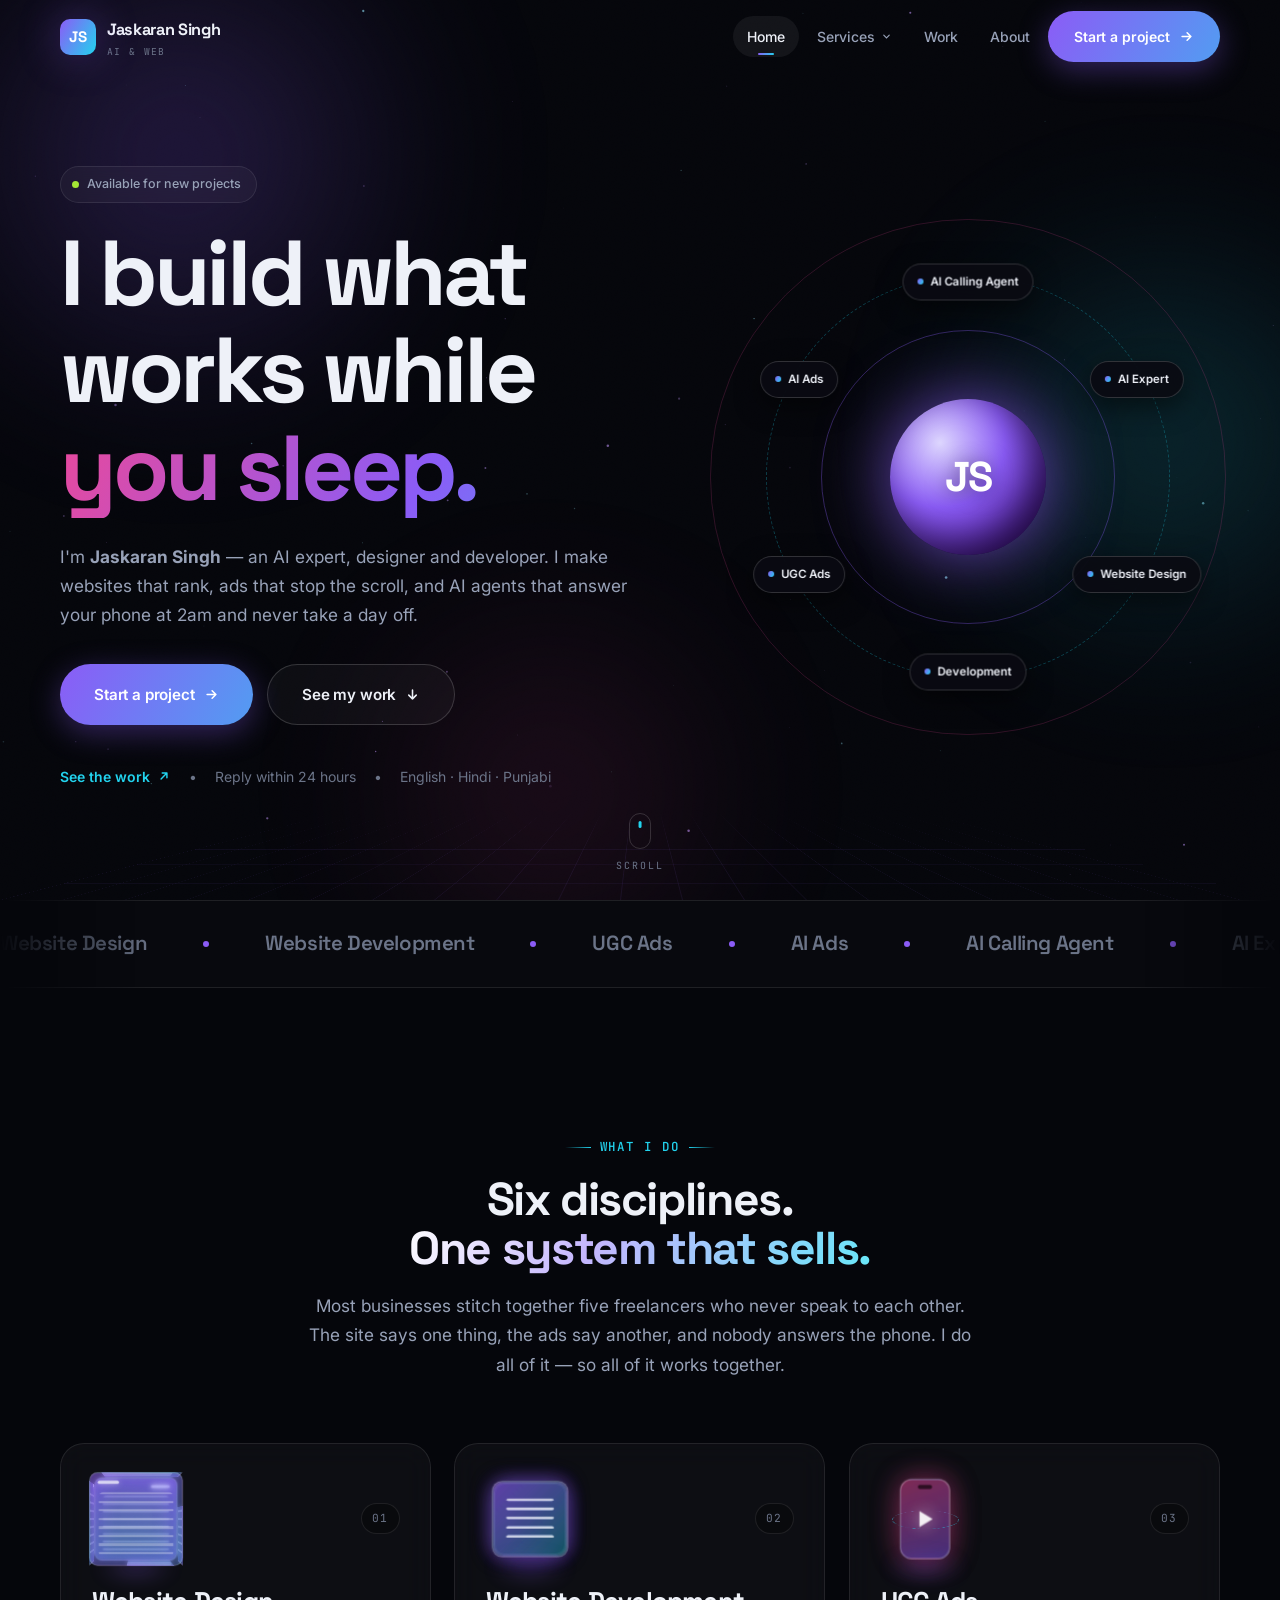
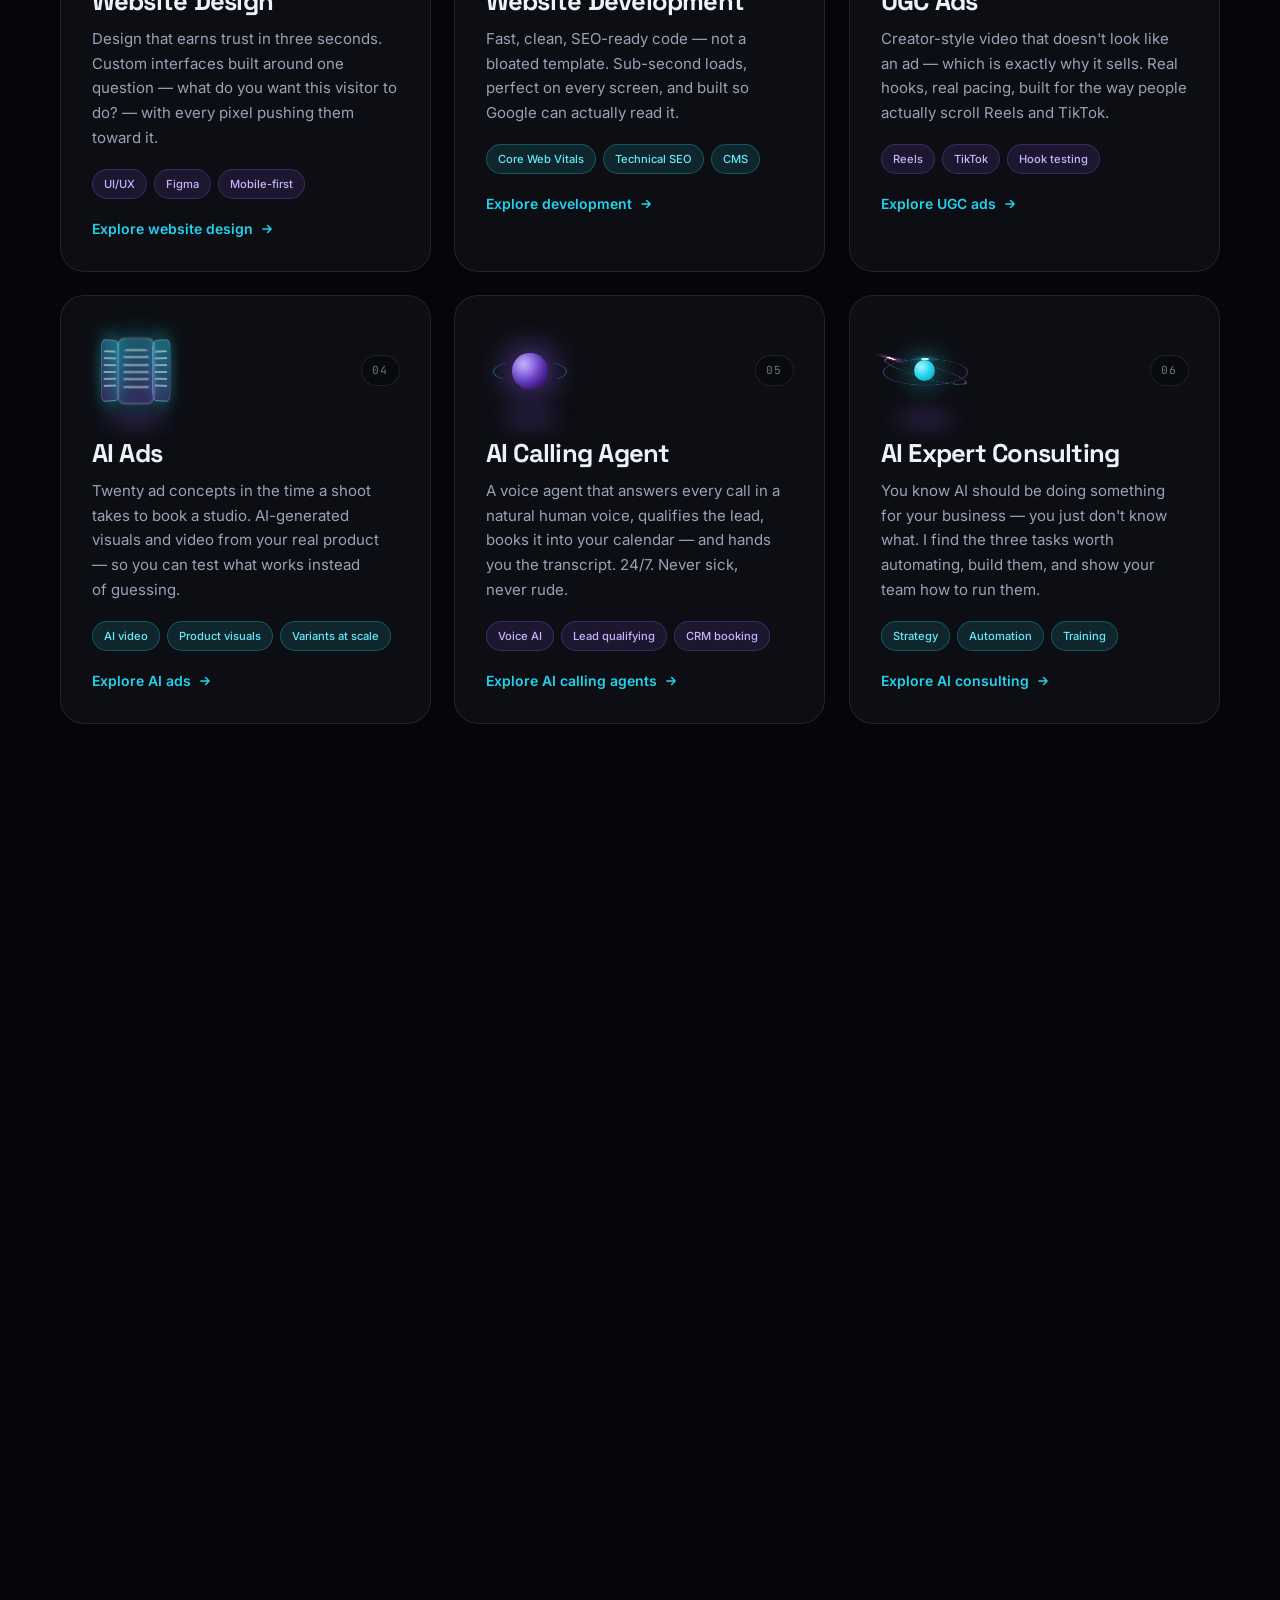
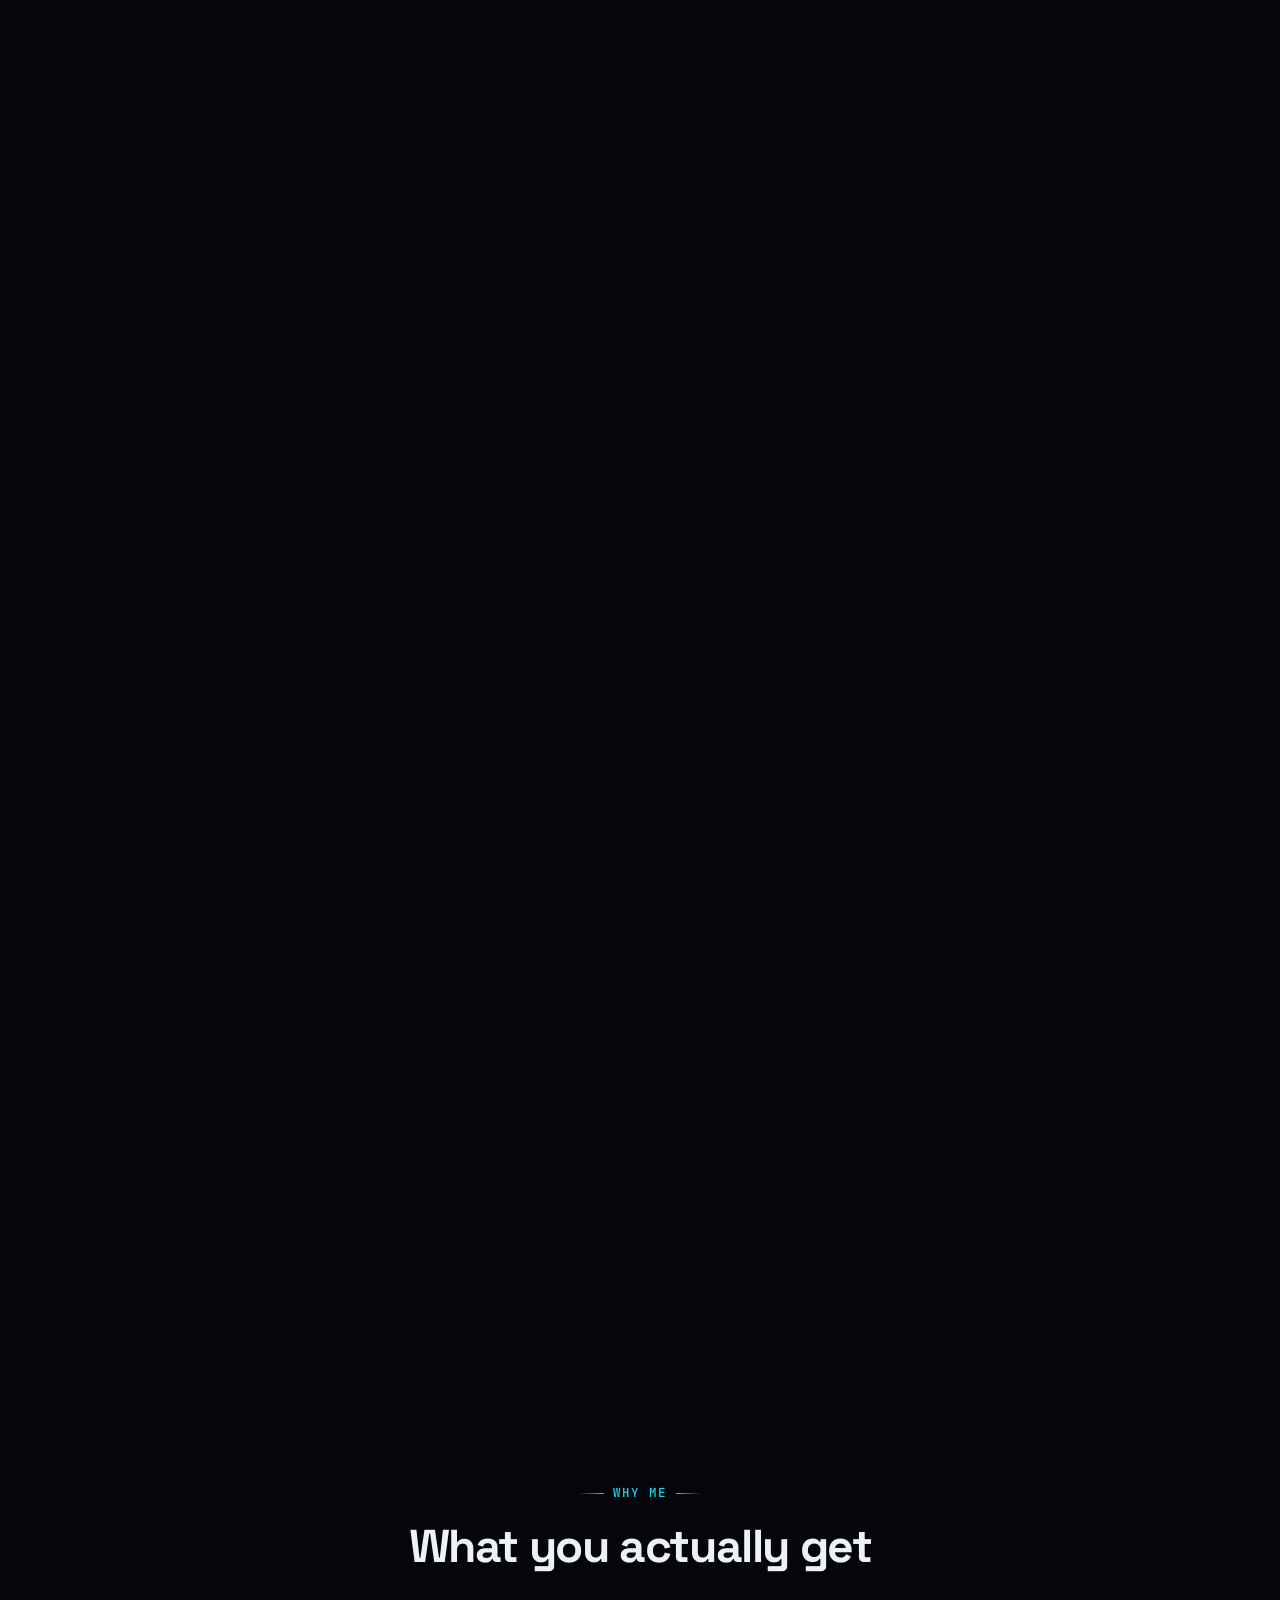
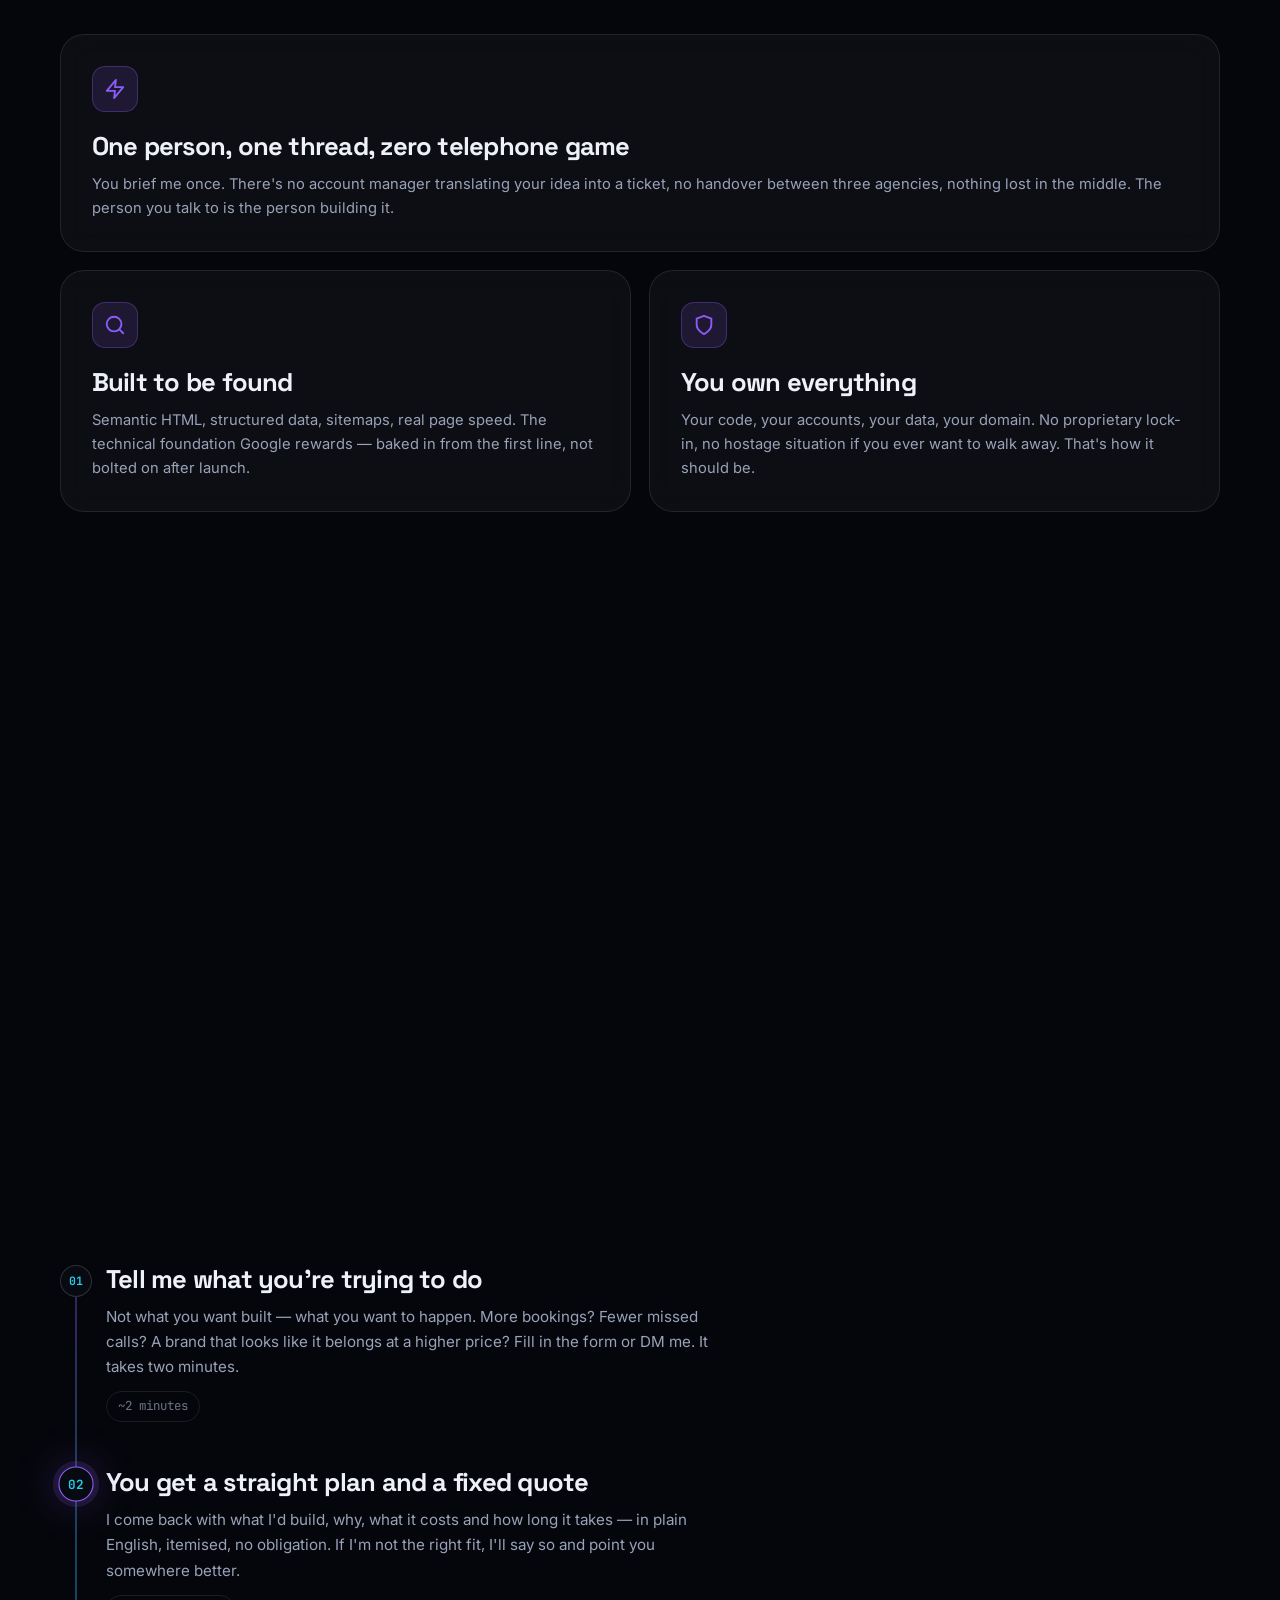
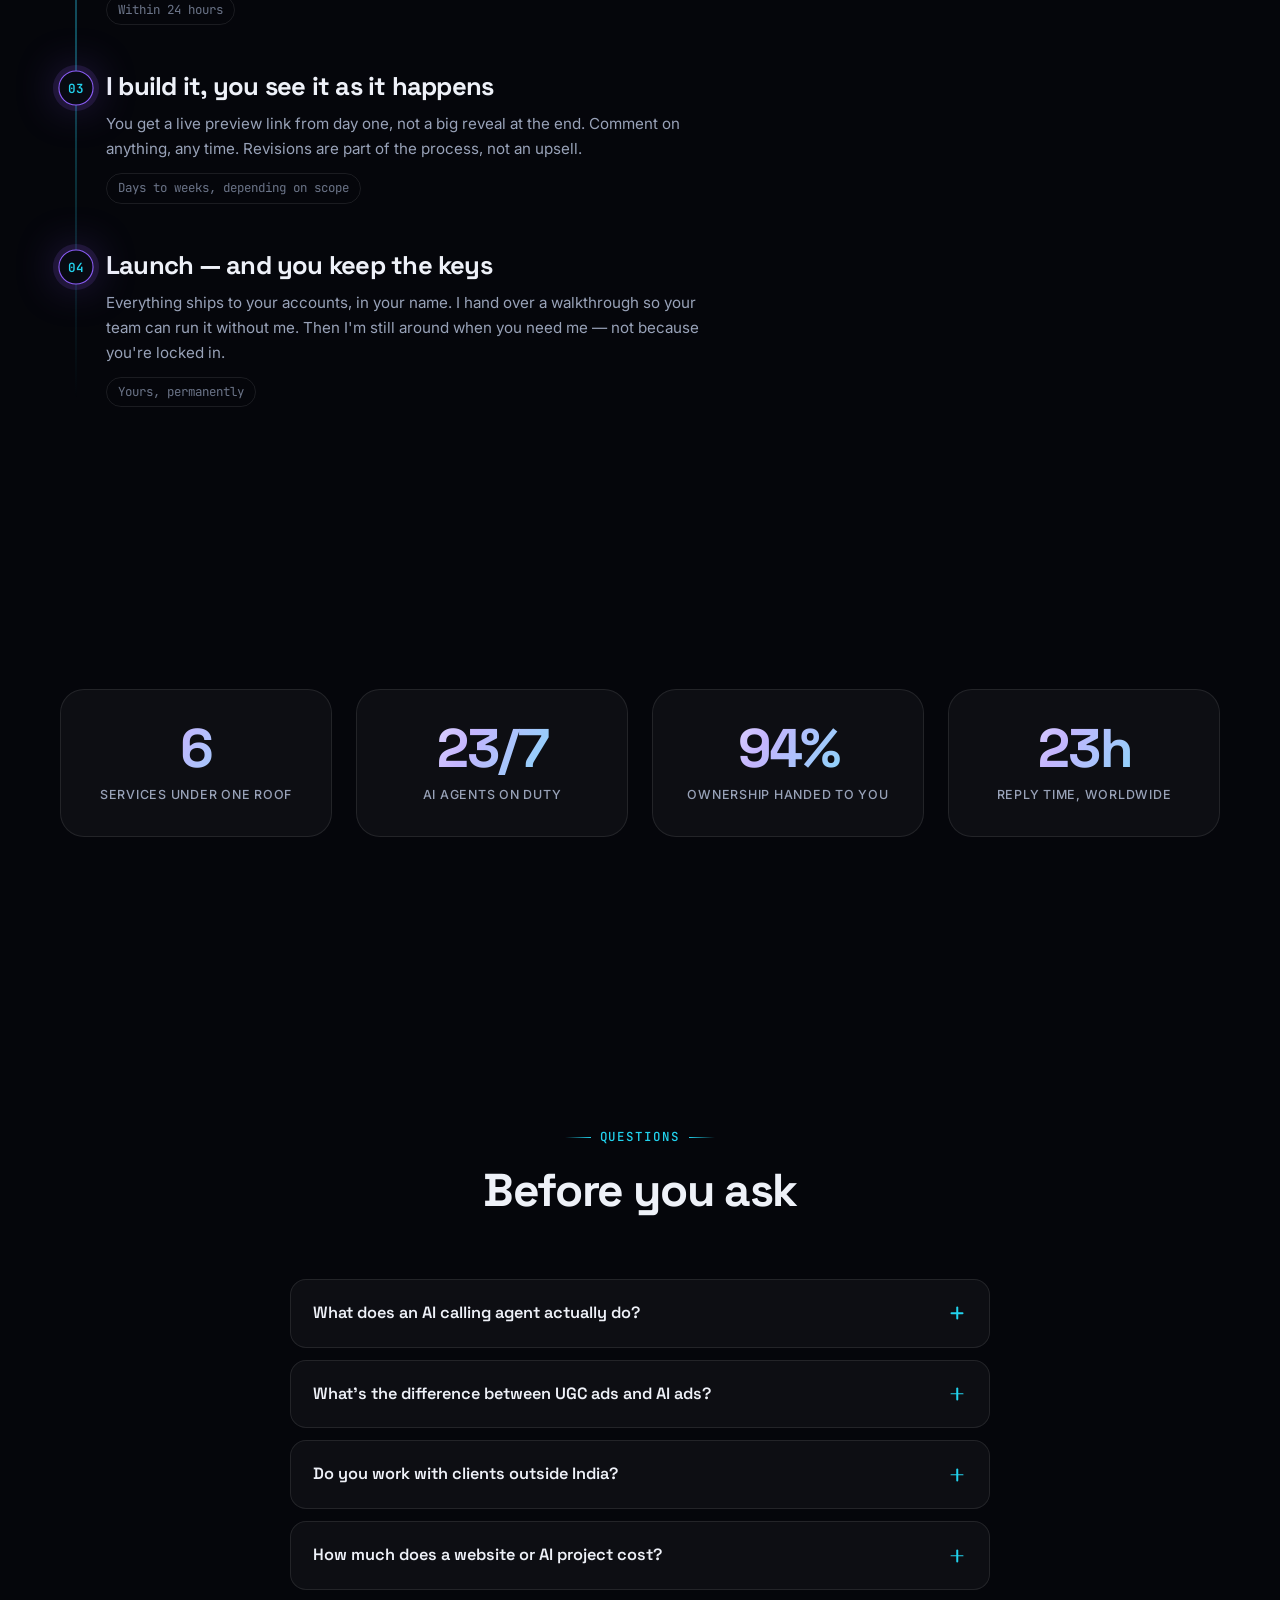
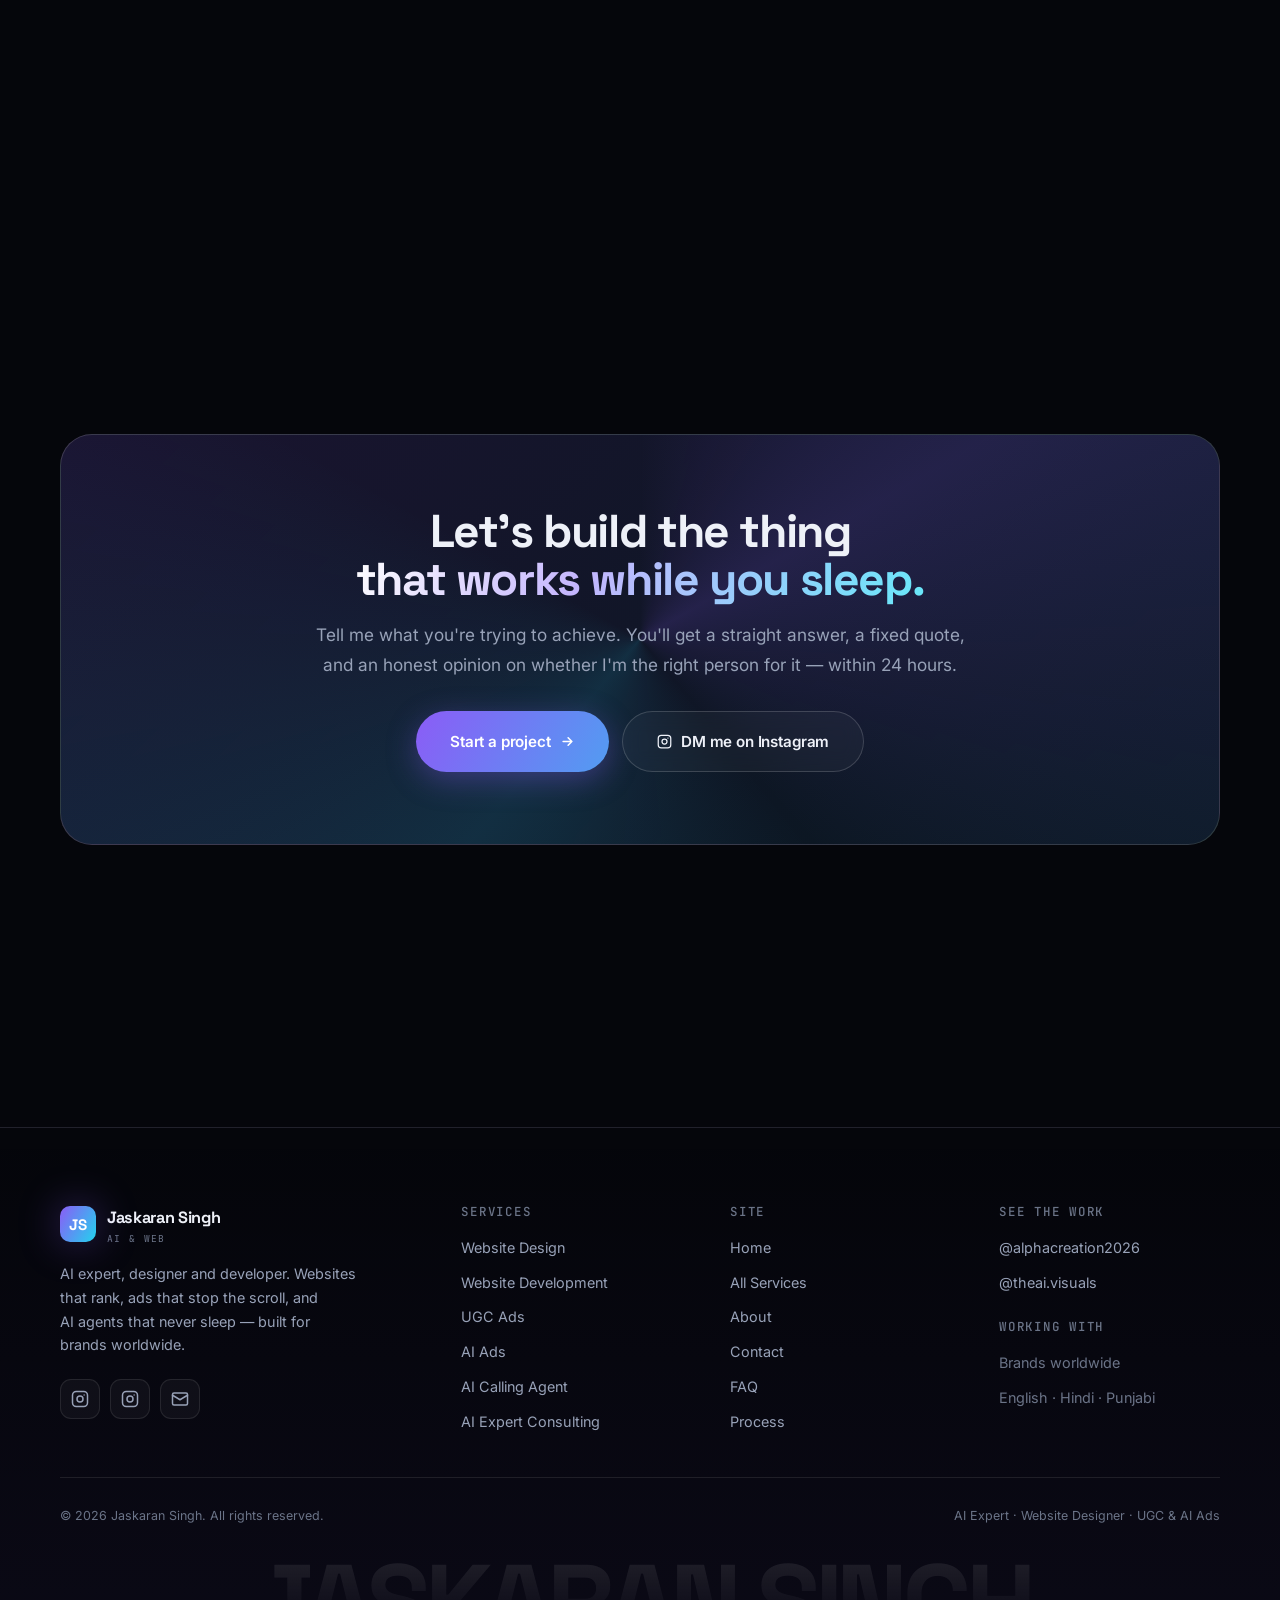
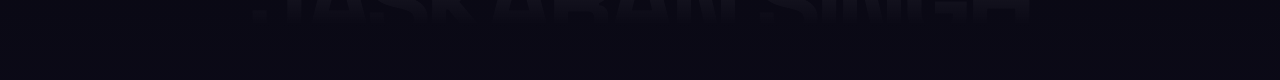
<file: index.html>
<!DOCTYPE html>
<html lang="en">
<head>
<meta charset="utf-8">
<meta name="viewport" content="width=device-width, initial-scale=1">

<!-- ===== PRIMARY SEO ===== -->
<title>Jaskaran Singh — AI Expert, Website Designer &amp; UGC Ads Creator</title>
<meta name="description" content="AI expert and website designer building high-converting websites, UGC ads, AI ad creative and AI calling agents for brands worldwide. One person, six disciplines, one outcome: growth.">
<meta name="keywords" content="AI expert, AI consultant, website designer, website developer, UGC ads creator, AI ads, AI calling agent, AI voice agent, AI automation, freelance web designer">
<meta name="author" content="Jaskaran Singh">
<meta name="robots" content="index, follow, max-image-preview:large, max-snippet:-1, max-video-preview:-1">
<link rel="canonical" href="https://newgmail2002-wq.github.io/my-web/">

<!-- ===== OPEN GRAPH ===== -->
<meta property="og:type" content="website">
<meta property="og:site_name" content="Jaskaran Singh">
<meta property="og:title" content="Jaskaran Singh — AI Expert, Website Designer &amp; UGC Ads Creator">
<meta property="og:description" content="Websites that rank. Ads that stop the scroll. AI agents that never sleep. Built by one person who sees the whole system.">
<meta property="og:url" content="https://newgmail2002-wq.github.io/my-web/">
<meta property="og:image" content="https://newgmail2002-wq.github.io/my-web/assets/img/og-cover.jpg">
<meta property="og:image:width" content="1200">
<meta property="og:image:height" content="630">
<meta property="og:image:alt" content="Jaskaran Singh — AI expert and website designer">
<meta property="og:locale" content="en_US">

<!-- ===== TWITTER ===== -->
<meta name="twitter:card" content="summary_large_image">
<meta name="twitter:title" content="Jaskaran Singh — AI Expert, Website Designer &amp; UGC Ads Creator">
<meta name="twitter:description" content="Websites that rank. Ads that stop the scroll. AI agents that never sleep.">
<meta name="twitter:image" content="https://newgmail2002-wq.github.io/my-web/assets/img/og-cover.jpg">

<!-- ===== ICONS / THEME ===== -->
<meta name="theme-color" content="#05060b">
<link rel="icon" href="assets/img/favicon.svg" type="image/svg+xml">
<link rel="apple-touch-icon" href="assets/img/jaskaran-singh.jpg">
<link rel="manifest" href="site.webmanifest">

<!-- ===== FONTS ===== -->
<link rel="preconnect" href="https://fonts.googleapis.com">
<link rel="preconnect" href="https://fonts.gstatic.com" crossorigin>
<link rel="preload" as="style" href="https://fonts.googleapis.com/css2?family=Space+Grotesk:wght@500;600;700&family=Inter:wght@400;500;600&family=JetBrains+Mono:wght@400;500&display=swap">
<link rel="stylesheet" href="https://fonts.googleapis.com/css2?family=Space+Grotesk:wght@500;600;700&family=Inter:wght@400;500;600&family=JetBrains+Mono:wght@400;500&display=swap" media="print" onload="this.media='all'">
<noscript><link rel="stylesheet" href="https://fonts.googleapis.com/css2?family=Space+Grotesk:wght@500;600;700&family=Inter:wght@400;500;600&family=JetBrains+Mono:wght@400;500&display=swap"></noscript>

<link rel="stylesheet" href="assets/css/main.css">

<!-- ===== STRUCTURED DATA =====
     This is what makes Google show rich results. Person + service catalogue + FAQ.
-->
<script type="application/ld+json">
{
  "@context": "https://schema.org",
  "@graph": [
    {
      "@type": "Person",
      "@id": "https://newgmail2002-wq.github.io/my-web/#person",
      "name": "Jaskaran Singh",
      "url": "https://newgmail2002-wq.github.io/my-web/",
      "image": "https://newgmail2002-wq.github.io/my-web/assets/img/jaskaran-singh.jpg",
      "jobTitle": "AI Expert, Website Designer & Developer",
      "description": "AI expert, website designer and developer specialising in high-converting websites, UGC ads, AI ad creative and AI calling agents.",
      "knowsAbout": [
        "Artificial Intelligence",
        "AI Voice Agents",
        "AI Automation",
        "Website Design",
        "Website Development",
        "UGC Advertising",
        "AI Generated Advertising",
        "Conversion Rate Optimisation",
        "Search Engine Optimisation"
      ],
      "sameAs": [
        "https://www.instagram.com/alphacreation2026/",
        "https://www.instagram.com/theai.visuals/"
      ]
    },
    {
      "@type": "ProfessionalService",
      "@id": "https://newgmail2002-wq.github.io/my-web/#business",
      "name": "Jaskaran Singh — AI & Web Studio",
      "url": "https://newgmail2002-wq.github.io/my-web/",
      "image": "https://newgmail2002-wq.github.io/my-web/assets/img/jaskaran-singh.jpg",
      "founder": { "@id": "https://newgmail2002-wq.github.io/my-web/#person" },
      "description": "Website design and development, UGC ads, AI ads, AI calling agents and AI consulting for brands worldwide.",
      "areaServed": "Worldwide",
      "availableLanguage": ["English", "Hindi", "Punjabi"],
      "sameAs": [
        "https://www.instagram.com/alphacreation2026/",
        "https://www.instagram.com/theai.visuals/"
      ],
      "hasOfferCatalog": {
        "@type": "OfferCatalog",
        "name": "Services",
        "itemListElement": [
          { "@type": "Offer", "itemOffered": { "@type": "Service", "name": "Website Design", "url": "https://newgmail2002-wq.github.io/my-web/website-design.html" } },
          { "@type": "Offer", "itemOffered": { "@type": "Service", "name": "Website Development", "url": "https://newgmail2002-wq.github.io/my-web/website-development.html" } },
          { "@type": "Offer", "itemOffered": { "@type": "Service", "name": "UGC Ads", "url": "https://newgmail2002-wq.github.io/my-web/ugc-ads.html" } },
          { "@type": "Offer", "itemOffered": { "@type": "Service", "name": "AI Ads", "url": "https://newgmail2002-wq.github.io/my-web/ai-ads.html" } },
          { "@type": "Offer", "itemOffered": { "@type": "Service", "name": "AI Calling Agent", "url": "https://newgmail2002-wq.github.io/my-web/ai-calling-agent.html" } },
          { "@type": "Offer", "itemOffered": { "@type": "Service", "name": "AI Expert Consulting", "url": "https://newgmail2002-wq.github.io/my-web/ai-expert.html" } }
        ]
      }
    },
    {
      "@type": "WebSite",
      "@id": "https://newgmail2002-wq.github.io/my-web/#website",
      "url": "https://newgmail2002-wq.github.io/my-web/",
      "name": "Jaskaran Singh",
      "publisher": { "@id": "https://newgmail2002-wq.github.io/my-web/#person" },
      "inLanguage": "en"
    },
    {
      "@type": "FAQPage",
      "@id": "https://newgmail2002-wq.github.io/my-web/#faq",
      "mainEntity": [
        {
          "@type": "Question",
          "name": "What does an AI calling agent actually do?",
          "acceptedAnswer": { "@type": "Answer", "text": "It answers your phone in a natural human voice, 24/7. It qualifies leads, books appointments straight into your calendar, answers common questions and follows up with people who never called back — then hands you a transcript of every conversation. It does not get tired, it does not miss a call at 2am, and it costs a fraction of a receptionist." }
        },
        {
          "@type": "Question",
          "name": "What is the difference between UGC ads and AI ads?",
          "acceptedAnswer": { "@type": "Answer", "text": "UGC ads are creator-style videos that look like a real person recommending your product — they build trust because they do not look like ads. AI ads are generated visuals and video built from your product and brand, which lets you test twenty concepts in the time it used to take to shoot one. Most brands win by running both: UGC for trust, AI for volume and speed." }
        },
        {
          "@type": "Question",
          "name": "Do you work with clients outside India?",
          "acceptedAnswer": { "@type": "Answer", "text": "Yes. I work with brands worldwide and I am used to running projects across time zones. Everything is handled remotely — calls, files, revisions and handover — and I work in English, Hindi and Punjabi." }
        },
        {
          "@type": "Question",
          "name": "How much does a website or AI project cost?",
          "acceptedAnswer": { "@type": "Answer", "text": "Every project is scoped and quoted individually, because a five-page brochure site and an AI agent wired into your CRM are not the same job. Tell me what you are trying to achieve through the contact form and you will get a clear, itemised quote with no obligation." }
        },
        {
          "@type": "Question",
          "name": "How long does a project take?",
          "acceptedAnswer": { "@type": "Answer", "text": "A typical website runs two to four weeks from brief to launch. Ad creative usually turns around in a few days. An AI calling agent takes roughly one to two weeks depending on how many systems it needs to connect to. You get a firm timeline in writing before any work starts." }
        },
        {
          "@type": "Question",
          "name": "Will my website actually rank on Google?",
          "acceptedAnswer": { "@type": "Answer", "text": "Every site I build ships with clean semantic HTML, proper meta and Open Graph tags, structured data, a sitemap, fast load times and mobile-first layout — the technical foundation Google rewards. Ranking also depends on your content and competition, so I will tell you honestly what is realistic for your market rather than promise you page one." }
        }
      ]
    }
  ]
}
</script>
</head>

<body>
<a class="skip-link" href="#main">Skip to content</a>
<div class="progress" aria-hidden="true"></div>

<!-- Ambient background -->
<div class="ambient" aria-hidden="true">
  <canvas id="stars"></canvas>
  <div class="aurora aurora--1"></div>
  <div class="aurora aurora--2"></div>
  <div class="aurora aurora--3"></div>
  <div class="grid-floor"></div>
</div>
<div class="noise" aria-hidden="true"></div>
<div class="cursor-glow" aria-hidden="true"></div>

<!-- ============================= NAV ============================= -->
<header class="nav">
  <div class="nav__inner">
    <a class="logo" href="index.html" aria-label="Jaskaran Singh — home">
      <span class="logo__mark">JS</span>
      <span class="logo__text">
        Jaskaran Singh
        <small>AI &amp; Web</small>
      </span>
    </a>

    <nav class="nav__links" aria-label="Main">
      <a class="nav__link" href="index.html" aria-current="page">Home</a>

      <div class="nav__item">
        <a class="nav__link nav__toggle" href="services.html">
          Services
          <svg viewBox="0 0 24 24" fill="none" stroke="currentColor" stroke-width="2.5" stroke-linecap="round" aria-hidden="true"><path d="M6 9l6 6 6-6"/></svg>
        </a>
        <div class="nav__menu">
          <a href="website-design.html"><i></i>Website Design</a>
          <a href="website-development.html"><i></i>Website Development</a>
          <a href="ugc-ads.html"><i></i>UGC Ads</a>
          <a href="ai-ads.html"><i></i>AI Ads</a>
          <a href="ai-calling-agent.html"><i></i>AI Calling Agent</a>
          <a href="ai-expert.html"><i></i>AI Expert Consulting</a>
        </div>
      </div>

      <a class="nav__link" href="#work">Work</a>
      <a class="nav__link" href="about.html">About</a>
      <a class="btn btn--primary" href="contact.html" data-magnetic>
        Start a project
        <svg viewBox="0 0 24 24" fill="none" stroke="currentColor" stroke-width="2.5" stroke-linecap="round" stroke-linejoin="round" aria-hidden="true"><path d="M5 12h14M13 6l6 6-6 6"/></svg>
      </a>
    </nav>

    <button class="burger" aria-label="Open menu" aria-expanded="false" aria-controls="drawer">
      <span></span><span></span><span></span>
    </button>
  </div>
</header>

<!-- Mobile drawer -->
<div class="drawer" id="drawer" aria-hidden="true">
  <a href="index.html" aria-current="page">Home</a>
  <a href="about.html">About</a>
  <a href="#work">Work</a>
  <p class="drawer__label">Services</p>
  <a href="website-design.html">Website Design</a>
  <a href="website-development.html">Website Development</a>
  <a href="ugc-ads.html">UGC Ads</a>
  <a href="ai-ads.html">AI Ads</a>
  <a href="ai-calling-agent.html">AI Calling Agent</a>
  <a href="ai-expert.html">AI Expert Consulting</a>
  <a class="btn btn--primary" href="contact.html">Start a project</a>
</div>

<main id="main">

<!-- ============================= HERO ============================= -->
<section class="hero">
  <div class="wrap hero__grid">
    <div>
      <span class="badge fade-up fade-up--1">
        <span class="badge__dot"></span>
        Available for new projects
      </span>

      <h1 class="hero__title">
        <span class="line"><span>I build what</span></span>
        <span class="line"><span>works while</span></span>
        <span class="line"><span><span class="grad-text-brand">you sleep.</span></span></span>
      </h1>

      <p class="lead hero__lead fade-up fade-up--2">
        I'm <strong>Jaskaran Singh</strong> — an AI expert, designer and developer. I make websites that rank,
        ads that stop the scroll, and AI agents that answer your phone at 2am and never take a day off.
      </p>

      <div class="hero__cta fade-up fade-up--3">
        <a class="btn btn--primary btn--lg" href="contact.html" data-magnetic>
          Start a project
          <svg viewBox="0 0 24 24" fill="none" stroke="currentColor" stroke-width="2.5" stroke-linecap="round" stroke-linejoin="round" aria-hidden="true"><path d="M5 12h14M13 6l6 6-6 6"/></svg>
        </a>
        <a class="btn btn--ghost btn--lg" href="#work">
          See my work
          <svg viewBox="0 0 24 24" fill="none" stroke="currentColor" stroke-width="2.5" stroke-linecap="round" stroke-linejoin="round" aria-hidden="true"><path d="M12 5v14M6 13l6 6 6-6"/></svg>
        </a>
      </div>

      <!-- Every claim here is one you can stand behind: a promise you control, not a
           review you'd have to prove. When real client reviews arrive, a star rating
           can go back in this strip. -->
      <div class="hero__trust fade-up fade-up--4">
        <a class="link-arrow" href="https://www.instagram.com/alphacreation2026/" target="_blank" rel="noopener noreferrer">
          See the work
          <svg viewBox="0 0 24 24" fill="none" stroke="currentColor" stroke-width="2.5" stroke-linecap="round" stroke-linejoin="round" aria-hidden="true"><path d="M7 17L17 7M9 7h8v8"/></svg>
        </a>
        <span aria-hidden="true">•</span>
        <span>Reply within 24 hours</span>
        <span aria-hidden="true">•</span>
        <span>English · Hindi · Punjabi</span>
      </div>
    </div>

    <!-- 3D orbit showpiece -->
    <div class="hero__visual" aria-hidden="true">
      <div class="orbiter">
        <div class="orbiter__ring orbiter__ring--1"></div>
        <div class="orbiter__ring orbiter__ring--2"></div>
        <div class="orbiter__ring orbiter__ring--3"></div>

        <div class="orbiter__chip" style="--a:270deg; --r:clamp(110px,20vw,195px); --delay:0s"><i></i>AI Calling Agent</div>
        <div class="orbiter__chip" style="--a:330deg; --r:clamp(110px,20vw,195px); --delay:.6s"><i></i>AI Expert</div>
        <div class="orbiter__chip" style="--a:30deg;  --r:clamp(110px,20vw,195px); --delay:1.2s"><i></i>Website Design</div>
        <div class="orbiter__chip" style="--a:90deg;  --r:clamp(110px,20vw,195px); --delay:1.8s"><i></i>Development</div>
        <div class="orbiter__chip" style="--a:150deg; --r:clamp(110px,20vw,195px); --delay:2.4s"><i></i>UGC Ads</div>
        <div class="orbiter__chip" style="--a:210deg; --r:clamp(110px,20vw,195px); --delay:3s"><i></i>AI Ads</div>

        <div class="orbiter__core"><span>JS</span></div>
      </div>
    </div>
  </div>

  <div class="scroll-hint" aria-hidden="true">
    <div class="scroll-hint__track"></div>
    Scroll
  </div>
</section>

<!-- ============================= MARQUEE ============================= -->
<div class="marquee" aria-hidden="true">
  <div class="marquee__track">
    <span class="marquee__item">Website Design</span>
    <span class="marquee__item">Website Development</span>
    <span class="marquee__item">UGC Ads</span>
    <span class="marquee__item">AI Ads</span>
    <span class="marquee__item">AI Calling Agent</span>
    <span class="marquee__item">AI Expert</span>
    <span class="marquee__item">Website Design</span>
    <span class="marquee__item">Website Development</span>
    <span class="marquee__item">UGC Ads</span>
    <span class="marquee__item">AI Ads</span>
    <span class="marquee__item">AI Calling Agent</span>
    <span class="marquee__item">AI Expert</span>
  </div>
</div>

<!-- ============================= SERVICES ============================= -->
<section class="section" id="services">
  <div class="wrap">
    <div class="section-head center" data-reveal>
      <span class="eyebrow">What I do</span>
      <h2>Six disciplines.<br><span class="grad-text">One system that sells.</span></h2>
      <p class="lead">Most businesses stitch together five freelancers who never speak to each other. The site says one thing, the ads say another, and nobody answers the phone. I do all of it — so all of it works together.</p>
    </div>

    <div class="svc-grid">

      <!-- 1. Website Design -->
      <article class="card card--tilt svc" data-reveal style="--d:0s">
        <div class="svc__head">
          <div class="icon3d" aria-hidden="true">
            <div class="icon3d__obj i-cube">
              <div class="icon3d__face"></div><div class="icon3d__face"></div><div class="icon3d__face"></div>
              <div class="icon3d__face"></div><div class="icon3d__face"></div><div class="icon3d__face"></div>
            </div>
          </div>
          <span class="svc__num">01</span>
        </div>
        <div>
          <h3>Website Design</h3>
          <p>Design that earns trust in three seconds. Custom interfaces built around one question — what do you want this visitor to do? — with every pixel pushing them toward it.</p>
        </div>
        <div class="svc__tags">
          <span class="tag">UI/UX</span>
          <span class="tag">Figma</span>
          <span class="tag">Mobile-first</span>
        </div>
        <a class="link-arrow" href="website-design.html">
          Explore website design
          <svg viewBox="0 0 24 24" fill="none" stroke="currentColor" stroke-width="2.5" stroke-linecap="round" stroke-linejoin="round" aria-hidden="true"><path d="M5 12h14M13 6l6 6-6 6"/></svg>
        </a>
      </article>

      <!-- 2. Website Development -->
      <article class="card card--tilt svc" data-reveal style="--d:.08s">
        <div class="svc__head">
          <div class="icon3d" aria-hidden="true">
            <div class="icon3d__obj i-stack">
              <div class="plane"></div><div class="plane"></div><div class="plane"></div><div class="plane"></div>
            </div>
          </div>
          <span class="svc__num">02</span>
        </div>
        <div>
          <h3>Website Development</h3>
          <p>Fast, clean, SEO-ready code — not a bloated template. Sub-second loads, perfect on every screen, and built so Google can actually read it.</p>
        </div>
        <div class="svc__tags">
          <span class="tag tag--cyan">Core Web Vitals</span>
          <span class="tag tag--cyan">Technical SEO</span>
          <span class="tag tag--cyan">CMS</span>
        </div>
        <a class="link-arrow" href="website-development.html">
          Explore development
          <svg viewBox="0 0 24 24" fill="none" stroke="currentColor" stroke-width="2.5" stroke-linecap="round" stroke-linejoin="round" aria-hidden="true"><path d="M5 12h14M13 6l6 6-6 6"/></svg>
        </a>
      </article>

      <!-- 3. UGC Ads -->
      <article class="card card--tilt svc" data-reveal style="--d:.16s">
        <div class="svc__head">
          <div class="icon3d" aria-hidden="true">
            <div class="icon3d__obj i-phone">
              <div class="body body--back"></div>
              <div class="body"></div>
              <div class="rec"></div>
            </div>
          </div>
          <span class="svc__num">03</span>
        </div>
        <div>
          <h3>UGC Ads</h3>
          <p>Creator-style video that doesn't look like an ad — which is exactly why it sells. Real hooks, real pacing, built for the way people actually scroll Reels and TikTok.</p>
        </div>
        <div class="svc__tags">
          <span class="tag">Reels</span>
          <span class="tag">TikTok</span>
          <span class="tag">Hook testing</span>
        </div>
        <a class="link-arrow" href="ugc-ads.html">
          Explore UGC ads
          <svg viewBox="0 0 24 24" fill="none" stroke="currentColor" stroke-width="2.5" stroke-linecap="round" stroke-linejoin="round" aria-hidden="true"><path d="M5 12h14M13 6l6 6-6 6"/></svg>
        </a>
      </article>

      <!-- 4. AI Ads -->
      <article class="card card--tilt svc" data-reveal style="--d:.24s">
        <div class="svc__head">
          <div class="icon3d" aria-hidden="true">
            <div class="icon3d__obj i-fan">
              <div class="ad"></div><div class="ad"></div><div class="ad"></div>
            </div>
          </div>
          <span class="svc__num">04</span>
        </div>
        <div>
          <h3>AI Ads</h3>
          <p>Twenty ad concepts in the time a shoot takes to book a studio. AI-generated visuals and video from your real product — so you can test what works instead of guessing.</p>
        </div>
        <div class="svc__tags">
          <span class="tag tag--cyan">AI video</span>
          <span class="tag tag--cyan">Product visuals</span>
          <span class="tag tag--cyan">Variants at scale</span>
        </div>
        <a class="link-arrow" href="ai-ads.html">
          Explore AI ads
          <svg viewBox="0 0 24 24" fill="none" stroke="currentColor" stroke-width="2.5" stroke-linecap="round" stroke-linejoin="round" aria-hidden="true"><path d="M5 12h14M13 6l6 6-6 6"/></svg>
        </a>
      </article>

      <!-- 5. AI Calling Agent -->
      <article class="card card--tilt svc" data-reveal style="--d:.32s">
        <div class="svc__head">
          <div class="icon3d" aria-hidden="true">
            <div class="icon3d__obj i-orb">
              <div class="sonar"></div><div class="sonar"></div><div class="sonar"></div>
              <div class="halo"></div>
              <div class="core"></div>
            </div>
          </div>
          <span class="svc__num">05</span>
        </div>
        <div>
          <h3>AI Calling Agent</h3>
          <p>A voice agent that answers every call in a natural human voice, qualifies the lead, books it into your calendar — and hands you the transcript. 24/7. Never sick, never rude.</p>
        </div>
        <div class="svc__tags">
          <span class="tag">Voice AI</span>
          <span class="tag">Lead qualifying</span>
          <span class="tag">CRM booking</span>
        </div>
        <a class="link-arrow" href="ai-calling-agent.html">
          Explore AI calling agents
          <svg viewBox="0 0 24 24" fill="none" stroke="currentColor" stroke-width="2.5" stroke-linecap="round" stroke-linejoin="round" aria-hidden="true"><path d="M5 12h14M13 6l6 6-6 6"/></svg>
        </a>
      </article>

      <!-- 6. AI Expert -->
      <article class="card card--tilt svc" data-reveal style="--d:.4s">
        <div class="svc__head">
          <div class="icon3d" aria-hidden="true">
            <div class="icon3d__obj i-atom">
              <div class="orbit"></div><div class="orbit"></div><div class="orbit"></div>
            </div>
            <div class="nucleus"></div>
          </div>
          <span class="svc__num">06</span>
        </div>
        <div>
          <h3>AI Expert Consulting</h3>
          <p>You know AI should be doing something for your business — you just don't know what. I find the three tasks worth automating, build them, and show your team how to run them.</p>
        </div>
        <div class="svc__tags">
          <span class="tag tag--cyan">Strategy</span>
          <span class="tag tag--cyan">Automation</span>
          <span class="tag tag--cyan">Training</span>
        </div>
        <a class="link-arrow" href="ai-expert.html">
          Explore AI consulting
          <svg viewBox="0 0 24 24" fill="none" stroke="currentColor" stroke-width="2.5" stroke-linecap="round" stroke-linejoin="round" aria-hidden="true"><path d="M5 12h14M13 6l6 6-6 6"/></svg>
        </a>
      </article>

    </div>
  </div>
</section>

<!-- ============================= ABOUT + PHOTO ============================= -->
<section class="section" id="about">
  <div class="wrap about-grid">

    <div class="portrait-wrap" data-reveal="left">
      <div class="portrait">
        <img src="assets/img/jaskaran-singh.jpg"
             alt="Jaskaran Singh, AI expert and website designer"
             width="896" height="1195" loading="lazy" decoding="async">
        <div class="portrait__chip">
          <div>
            <div class="portrait__chip-name">Jaskaran Singh</div>
            <div class="portrait__chip-role">AI Expert &amp; Designer</div>
          </div>
          <span class="badge__dot" aria-hidden="true"></span>
        </div>
      </div>

      <div class="portrait__float portrait__float--tr" aria-hidden="true">
        <strong>6</strong>
        <span>Disciplines</span>
      </div>
      <div class="portrait__float portrait__float--bl" aria-hidden="true">
        <strong>24/7</strong>
        <span>AI that never sleeps</span>
      </div>
    </div>

    <div data-reveal="right">
      <span class="eyebrow">Who you're hiring</span>
      <h2>Not a freelancer.<br><span class="grad-text">A whole department.</span></h2>

      <div class="stack" style="margin-top:24px">
        <p class="lead">
          Most people will sell you a website. I build the machine that sells for you — a site engineered to rank
          and convert, creative that stops the scroll, and AI agents that pick up the phone while you're asleep.
        </p>

        <p class="muted">
          I work across six disciplines because the businesses that win don't hire five people who never talk to
          each other. They hire one person who sees the whole system: how the ad sets the promise, how the site
          keeps it, and how the agent closes it. That's the part I care about — not the pixels, not the prompts.
          The outcome.
        </p>

        <blockquote class="pull-quote">
          Design is what people see. AI is what works while you sleep. I build both — and I make them talk to each other.
        </blockquote>

        <p class="muted">
          Every project starts the same way: I ask what you're actually trying to achieve, and I tell you honestly
          whether I'm the right person for it. No jargon, no retainer traps, no disappearing after launch.
        </p>

        <div class="creds" style="margin-top:6px">
          <span class="tag">AI Automation</span>
          <span class="tag tag--cyan">Voice Agents</span>
          <span class="tag">Web Design</span>
          <span class="tag tag--cyan">Development</span>
          <span class="tag">Performance Creative</span>
          <span class="tag tag--cyan">SEO</span>
        </div>

        <div style="margin-top:14px">
          <div class="signature">Jaskaran Singh</div>
          <div class="signature-role">AI Expert · Designer · Developer</div>
        </div>

        <div style="display:flex; gap:12px; flex-wrap:wrap; margin-top:22px">
          <a class="btn btn--primary" href="about.html" data-magnetic>
            More about me
            <svg viewBox="0 0 24 24" fill="none" stroke="currentColor" stroke-width="2.5" stroke-linecap="round" stroke-linejoin="round" aria-hidden="true"><path d="M5 12h14M13 6l6 6-6 6"/></svg>
          </a>
          <a class="btn btn--ghost" href="contact.html">Work with me</a>
        </div>
      </div>
    </div>

  </div>
</section>

<!-- ============================= WORK / INSTAGRAM ============================= -->
<section class="section" id="work">
  <div class="wrap">
    <div class="section-head center" data-reveal>
      <span class="eyebrow">The proof</span>
      <h2>Don't take my word for it.<br><span class="grad-text">Go look at the work.</span></h2>
      <p class="lead">Every website, every ad, every agent I ship goes up on Instagram. Two pages, two sides of what I do — open either one and judge it yourself.</p>
    </div>

    <div class="svc-grid" style="max-width:940px; margin-inline:auto">

      <!-- Alpha Creation -->
      <a class="card card--tilt svc" href="https://www.instagram.com/alphacreation2026/" target="_blank" rel="noopener noreferrer" data-reveal="scale">
        <div class="svc__head">
          <div class="icon3d" aria-hidden="true">
            <div class="icon3d__obj i-cube">
              <div class="icon3d__face"></div><div class="icon3d__face"></div><div class="icon3d__face"></div>
              <div class="icon3d__face"></div><div class="icon3d__face"></div><div class="icon3d__face"></div>
            </div>
          </div>
          <span class="svc__num">01</span>
        </div>
        <div>
          <h3>@alphacreation2026</h3>
          <p>Websites, brand work and design builds. The full portfolio of what I've shipped for clients — layouts, launches and the results behind them.</p>
        </div>
        <div class="svc__tags">
          <span class="tag">Websites</span>
          <span class="tag">Design</span>
          <span class="tag">Branding</span>
        </div>
        <span class="link-arrow">
          Open on Instagram
          <svg viewBox="0 0 24 24" fill="none" stroke="currentColor" stroke-width="2.5" stroke-linecap="round" stroke-linejoin="round" aria-hidden="true"><path d="M7 17L17 7M9 7h8v8"/></svg>
        </span>
      </a>

      <!-- AI Visuals -->
      <a class="card card--tilt svc" href="https://www.instagram.com/theai.visuals/" target="_blank" rel="noopener noreferrer" data-reveal="scale" style="--d:.1s">
        <div class="svc__head">
          <div class="icon3d" aria-hidden="true">
            <div class="icon3d__obj i-atom">
              <div class="orbit"></div><div class="orbit"></div><div class="orbit"></div>
            </div>
            <div class="nucleus"></div>
          </div>
          <span class="svc__num">02</span>
        </div>
        <div>
          <h3>@theai.visuals</h3>
          <p>AI ads, AI visuals and agent demos. This is where the AI side of the studio lives — see what's possible before you commission it.</p>
        </div>
        <div class="svc__tags">
          <span class="tag tag--cyan">AI Ads</span>
          <span class="tag tag--cyan">AI Visuals</span>
          <span class="tag tag--cyan">Voice Agents</span>
        </div>
        <span class="link-arrow">
          Open on Instagram
          <svg viewBox="0 0 24 24" fill="none" stroke="currentColor" stroke-width="2.5" stroke-linecap="round" stroke-linejoin="round" aria-hidden="true"><path d="M7 17L17 7M9 7h8v8"/></svg>
        </span>
      </a>

    </div>

    <p class="form-note" style="margin-top:32px" data-reveal>
      Seen something you want for your brand? <a class="link-arrow" href="contact.html">Tell me about it</a>
    </p>
  </div>
</section>

<!-- ============================= WHY ME (BENTO) ============================= -->
<section class="section">
  <div class="wrap">
    <div class="section-head center" data-reveal>
      <span class="eyebrow">Why me</span>
      <h2>What you actually get</h2>
    </div>

    <div class="bento">

      <div class="card b-wide" data-reveal>
        <div class="bento__icon" aria-hidden="true">
          <svg viewBox="0 0 24 24" fill="none" stroke="currentColor" stroke-width="2" stroke-linecap="round" stroke-linejoin="round"><path d="M13 2L3 14h9l-1 8 10-12h-9l1-8z"/></svg>
        </div>
        <h3>One person, one thread, zero telephone game</h3>
        <p>You brief me once. There's no account manager translating your idea into a ticket, no handover between three agencies, nothing lost in the middle. The person you talk to is the person building it.</p>
      </div>

      <div class="card" data-reveal style="--d:.08s">
        <div class="bento__icon" aria-hidden="true">
          <svg viewBox="0 0 24 24" fill="none" stroke="currentColor" stroke-width="2" stroke-linecap="round" stroke-linejoin="round"><circle cx="11" cy="11" r="8"/><path d="M21 21l-4.3-4.3"/></svg>
        </div>
        <h3>Built to be found</h3>
        <p>Semantic HTML, structured data, sitemaps, real page speed. The technical foundation Google rewards — baked in from the first line, not bolted on after launch.</p>
      </div>

      <div class="card" data-reveal style="--d:.16s">
        <div class="bento__icon" aria-hidden="true">
          <svg viewBox="0 0 24 24" fill="none" stroke="currentColor" stroke-width="2" stroke-linecap="round" stroke-linejoin="round"><path d="M12 22s8-4 8-10V5l-8-3-8 3v7c0 6 8 10 8 10z"/></svg>
        </div>
        <h3>You own everything</h3>
        <p>Your code, your accounts, your data, your domain. No proprietary lock-in, no hostage situation if you ever want to walk away. That's how it should be.</p>
      </div>

      <div class="card" data-reveal style="--d:.24s">
        <div class="bento__icon" aria-hidden="true">
          <svg viewBox="0 0 24 24" fill="none" stroke="currentColor" stroke-width="2" stroke-linecap="round" stroke-linejoin="round"><circle cx="12" cy="12" r="9"/><path d="M12 7v5l3 3"/></svg>
        </div>
        <h3>Straight answers, fast</h3>
        <p>If your idea won't work, I'll tell you before you pay me, not after. Every enquiry gets a personal reply — usually within 24 hours, wherever you are in the world.</p>
      </div>

      <div class="card" data-reveal style="--d:.32s">
        <div class="bento__icon" aria-hidden="true">
          <svg viewBox="0 0 24 24" fill="none" stroke="currentColor" stroke-width="2" stroke-linecap="round" stroke-linejoin="round"><path d="M3 3v18h18"/><path d="M7 15l4-5 3 3 5-7"/></svg>
        </div>
        <h3>Judged on outcomes</h3>
        <p>Not on how pretty the mockup was. Leads booked, calls answered, ads that hold their cost per result. If it doesn't move a number, it isn't done.</p>
      </div>

    </div>
  </div>
</section>

<!-- ============================= PROCESS ============================= -->
<section class="section" id="process">
  <div class="wrap">
    <div class="section-head" data-reveal>
      <span class="eyebrow">How it works</span>
      <h2>Four steps.<br><span class="grad-text">No mystery, no drama.</span></h2>
    </div>

    <div class="timeline">
      <div class="step">
        <span class="step__dot">01</span>
        <h3>Tell me what you're trying to do</h3>
        <p>Not what you want built — what you want to happen. More bookings? Fewer missed calls? A brand that looks like it belongs at a higher price? Fill in the form or DM me. It takes two minutes.</p>
        <span class="step__meta">~2 minutes</span>
      </div>

      <div class="step">
        <span class="step__dot">02</span>
        <h3>You get a straight plan and a fixed quote</h3>
        <p>I come back with what I'd build, why, what it costs and how long it takes — in plain English, itemised, no obligation. If I'm not the right fit, I'll say so and point you somewhere better.</p>
        <span class="step__meta">Within 24 hours</span>
      </div>

      <div class="step">
        <span class="step__dot">03</span>
        <h3>I build it, you see it as it happens</h3>
        <p>You get a live preview link from day one, not a big reveal at the end. Comment on anything, any time. Revisions are part of the process, not an upsell.</p>
        <span class="step__meta">Days to weeks, depending on scope</span>
      </div>

      <div class="step">
        <span class="step__dot">04</span>
        <h3>Launch — and you keep the keys</h3>
        <p>Everything ships to your accounts, in your name. I hand over a walkthrough so your team can run it without me. Then I'm still around when you need me — not because you're locked in.</p>
        <span class="step__meta">Yours, permanently</span>
      </div>
    </div>
  </div>
</section>

<!-- ============================= STATS ============================= -->
<!-- ⚠️ EDIT THESE: replace with your real numbers before you go live.
     data-count = the number that counts up. data-suffix = what goes after it. -->
<section class="section">
  <div class="wrap">
    <div class="stats">
      <div class="stat" data-reveal="scale">
        <div class="stat__num"><span data-count="6" data-suffix="">0</span></div>
        <div class="stat__label">Services under one roof</div>
      </div>
      <div class="stat" data-reveal="scale" style="--d:.08s">
        <div class="stat__num"><span data-count="24" data-suffix="/7">0</span></div>
        <div class="stat__label">AI agents on duty</div>
      </div>
      <div class="stat" data-reveal="scale" style="--d:.16s">
        <div class="stat__num"><span data-count="100" data-suffix="%">0</span></div>
        <div class="stat__label">Ownership handed to you</div>
      </div>
      <div class="stat" data-reveal="scale" style="--d:.24s">
        <div class="stat__num"><span data-count="24" data-suffix="h">0</span></div>
        <div class="stat__label">Reply time, worldwide</div>
      </div>
    </div>
  </div>
</section>


<!-- ============================= FAQ ============================= -->
<section class="section" id="faq">
  <div class="wrap wrap-narrow">
    <div class="section-head center" data-reveal>
      <span class="eyebrow">Questions</span>
      <h2>Before you ask</h2>
    </div>

    <div class="faq">
      <details class="faq__item" data-reveal>
        <summary class="faq__q">What does an AI calling agent actually do?<span class="faq__icon" aria-hidden="true"></span></summary>
        <div class="faq__a">It answers your phone in a natural human voice, 24/7. It qualifies leads, books appointments straight into your calendar, answers common questions, and follows up with people who never called back — then hands you a transcript of every conversation. It doesn't get tired, it doesn't miss a call at 2am, and it costs a fraction of a receptionist.</div>
      </details>

      <details class="faq__item" data-reveal>
        <summary class="faq__q">What's the difference between UGC ads and AI ads?<span class="faq__icon" aria-hidden="true"></span></summary>
        <div class="faq__a">UGC ads are creator-style videos that look like a real person recommending your product — they build trust precisely because they don't look like ads. AI ads are generated visuals and video built from your product and brand, which lets you test twenty concepts in the time it used to take to shoot one. Most brands win by running both: UGC for trust, AI for volume and speed.</div>
      </details>

      <details class="faq__item" data-reveal>
        <summary class="faq__q">Do you work with clients outside India?<span class="faq__icon" aria-hidden="true"></span></summary>
        <div class="faq__a">Yes. I work with brands worldwide and I'm used to running projects across time zones. Everything is handled remotely — calls, files, revisions and handover — and I work in English, Hindi and Punjabi.</div>
      </details>

      <details class="faq__item" data-reveal>
        <summary class="faq__q">How much does a website or AI project cost?<span class="faq__icon" aria-hidden="true"></span></summary>
        <div class="faq__a">Every project is scoped and quoted individually, because a five-page brochure site and an AI agent wired into your CRM aren't the same job. Tell me what you're trying to achieve through the contact form and you'll get a clear, itemised quote — no obligation, no pressure.</div>
      </details>

      <details class="faq__item" data-reveal>
        <summary class="faq__q">How long does a project take?<span class="faq__icon" aria-hidden="true"></span></summary>
        <div class="faq__a">A typical website runs two to four weeks from brief to launch. Ad creative usually turns around in a few days. An AI calling agent takes roughly one to two weeks depending on how many systems it needs to connect to. You get a firm timeline in writing before any work starts.</div>
      </details>

      <details class="faq__item" data-reveal>
        <summary class="faq__q">Will my website actually rank on Google?<span class="faq__icon" aria-hidden="true"></span></summary>
        <div class="faq__a">Every site I build ships with clean semantic HTML, proper meta and Open Graph tags, structured data, a sitemap, fast load times and mobile-first layout — the technical foundation Google rewards. Ranking also depends on your content and your competition, so I'll tell you honestly what's realistic for your market rather than promise you page one.</div>
      </details>
    </div>
  </div>
</section>

<!-- ============================= CTA ============================= -->
<section class="section">
  <div class="wrap">
    <div class="cta-band" data-reveal="scale">
      <h2>Let's build the thing<br><span class="grad-text">that works while you sleep.</span></h2>
      <p class="lead">Tell me what you're trying to achieve. You'll get a straight answer, a fixed quote, and an honest opinion on whether I'm the right person for it — within 24 hours.</p>
      <div class="cta-band__btns">
        <a class="btn btn--primary btn--lg" href="contact.html" data-magnetic>
          Start a project
          <svg viewBox="0 0 24 24" fill="none" stroke="currentColor" stroke-width="2.5" stroke-linecap="round" stroke-linejoin="round" aria-hidden="true"><path d="M5 12h14M13 6l6 6-6 6"/></svg>
        </a>
        <a class="btn btn--ghost btn--lg" href="https://www.instagram.com/alphacreation2026/" target="_blank" rel="noopener noreferrer">
          <svg viewBox="0 0 24 24" fill="none" stroke="currentColor" stroke-width="2" aria-hidden="true"><rect x="2" y="2" width="20" height="20" rx="5"/><circle cx="12" cy="12" r="4"/><circle cx="17.5" cy="6.5" r="1" fill="currentColor" stroke="none"/></svg>
          DM me on Instagram
        </a>
      </div>
    </div>
  </div>
</section>

</main>

<!-- ============================= FOOTER ============================= -->
<footer class="footer">
  <div class="wrap">
    <div class="footer__grid">

      <div class="footer__about">
        <a class="logo" href="index.html">
          <span class="logo__mark">JS</span>
          <span class="logo__text">
            Jaskaran Singh
            <small>AI &amp; Web</small>
          </span>
        </a>
        <p>AI expert, designer and developer. Websites that rank, ads that stop the scroll, and AI agents that never sleep — built for brands worldwide.</p>
        <div class="socials">
          <a class="social" href="https://www.instagram.com/alphacreation2026/" target="_blank" rel="noopener noreferrer" aria-label="Alpha Creation on Instagram">
            <svg viewBox="0 0 24 24" fill="none" stroke="currentColor" stroke-width="2" aria-hidden="true"><rect x="2" y="2" width="20" height="20" rx="5"/><circle cx="12" cy="12" r="4"/><circle cx="17.5" cy="6.5" r="1" fill="currentColor" stroke="none"/></svg>
          </a>
          <a class="social" href="https://www.instagram.com/theai.visuals/" target="_blank" rel="noopener noreferrer" aria-label="AI Visuals on Instagram">
            <svg viewBox="0 0 24 24" fill="none" stroke="currentColor" stroke-width="2" aria-hidden="true"><rect x="2" y="2" width="20" height="20" rx="5"/><circle cx="12" cy="12" r="4"/><circle cx="17.5" cy="6.5" r="1" fill="currentColor" stroke="none"/></svg>
          </a>
          <a class="social" href="contact.html" aria-label="Contact Jaskaran Singh">
            <svg viewBox="0 0 24 24" fill="none" stroke="currentColor" stroke-width="2" stroke-linecap="round" stroke-linejoin="round" aria-hidden="true"><rect x="2" y="4" width="20" height="16" rx="2"/><path d="M2 7l10 6 10-6"/></svg>
          </a>
        </div>
      </div>

      <div>
        <h4>Services</h4>
        <div class="footer__links">
          <a href="website-design.html">Website Design</a>
          <a href="website-development.html">Website Development</a>
          <a href="ugc-ads.html">UGC Ads</a>
          <a href="ai-ads.html">AI Ads</a>
          <a href="ai-calling-agent.html">AI Calling Agent</a>
          <a href="ai-expert.html">AI Expert Consulting</a>
        </div>
      </div>

      <div>
        <h4>Site</h4>
        <div class="footer__links">
          <a href="index.html">Home</a>
          <a href="services.html">All Services</a>
          <a href="about.html">About</a>
          <a href="contact.html">Contact</a>
          <a href="index.html#faq">FAQ</a>
          <a href="index.html#process">Process</a>
        </div>
      </div>

      <div>
        <h4>See the work</h4>
        <div class="footer__links">
          <a href="https://www.instagram.com/alphacreation2026/" target="_blank" rel="noopener noreferrer">@alphacreation2026</a>
          <a href="https://www.instagram.com/theai.visuals/" target="_blank" rel="noopener noreferrer">@theai.visuals</a>
        </div>
        <h4 style="margin-top:26px">Working with</h4>
        <div class="footer__links">
          <span class="dim" style="font-size:.9rem">Brands worldwide</span>
          <span class="dim" style="font-size:.9rem">English · Hindi · Punjabi</span>
        </div>
      </div>

    </div>

    <div class="footer__bottom">
      <p>© <span data-year>2026</span> Jaskaran Singh. All rights reserved.</p>
      <p>AI Expert · Website Designer · UGC &amp; AI Ads</p>
    </div>

    <div class="footer__mark" aria-hidden="true">JASKARAN SINGH</div>
  </div>
</footer>

<script src="assets/js/main.js" defer></script>
</body>
</html>
</file>
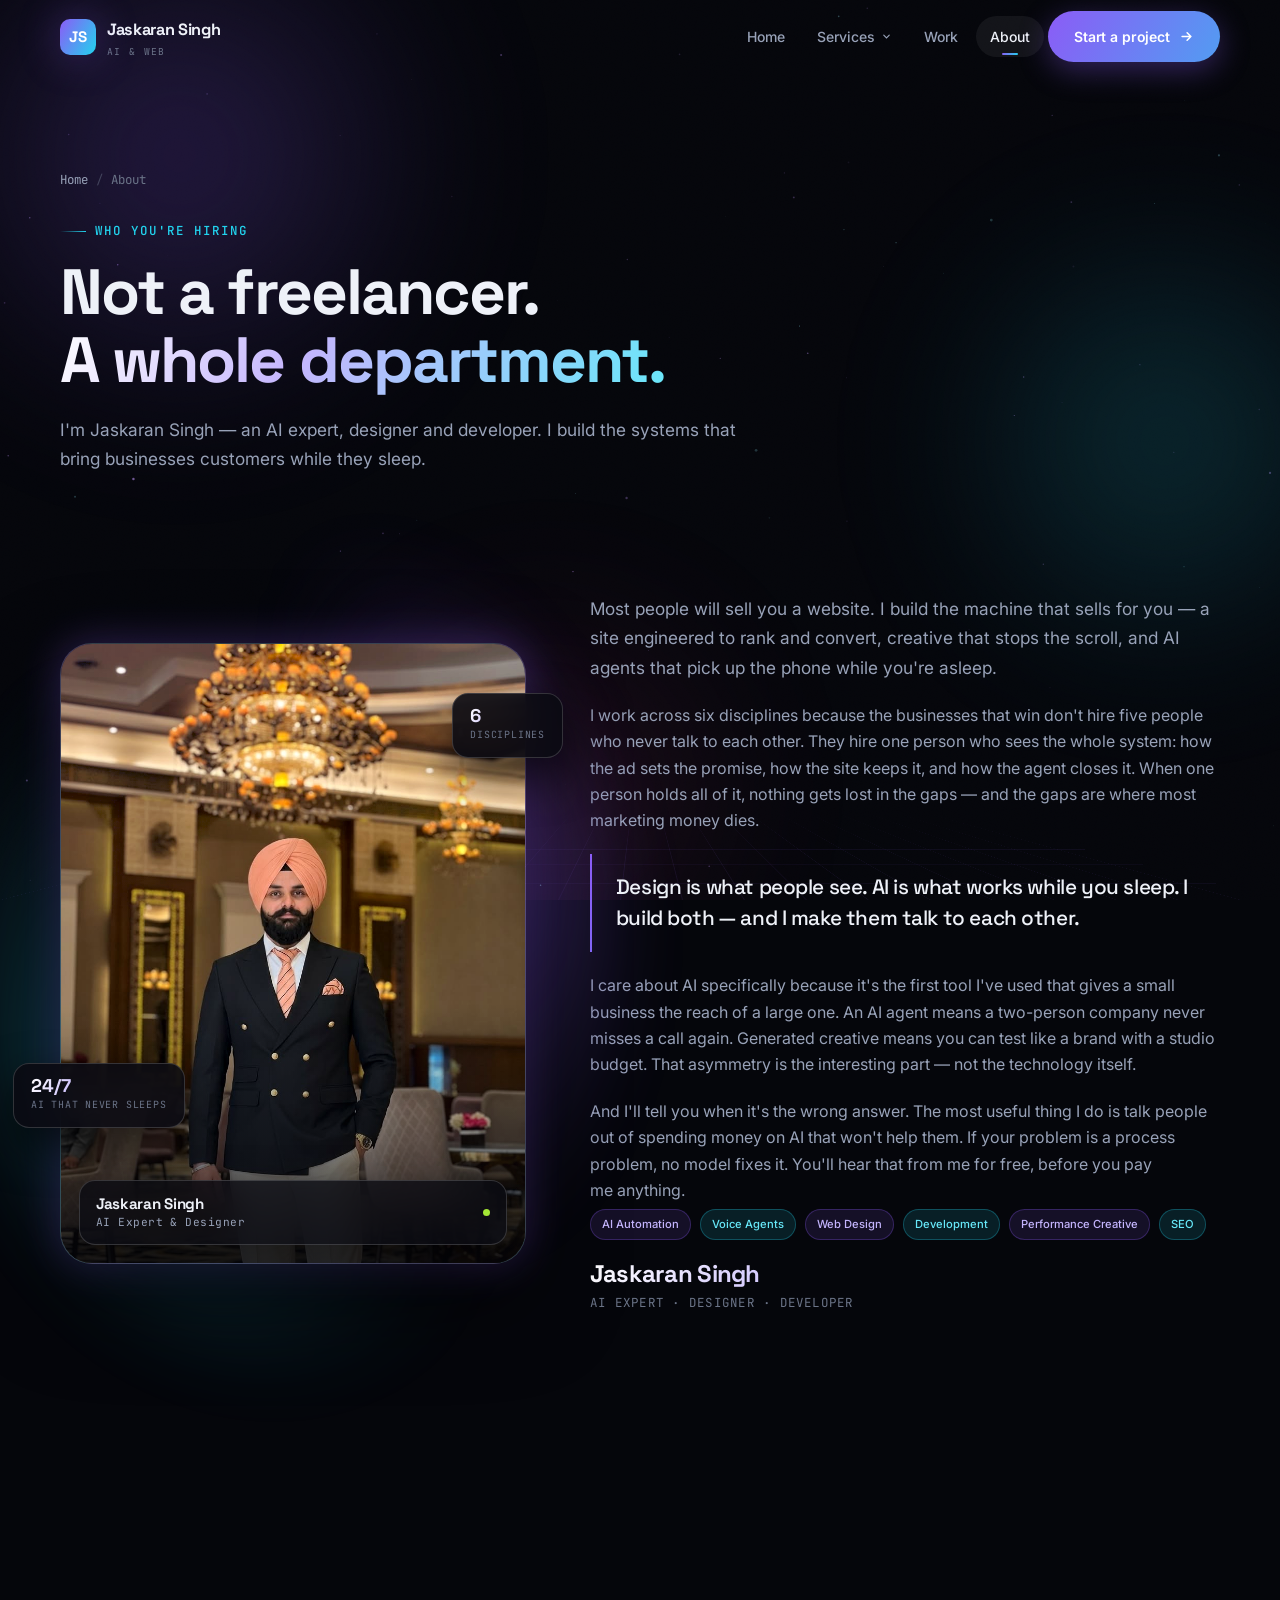
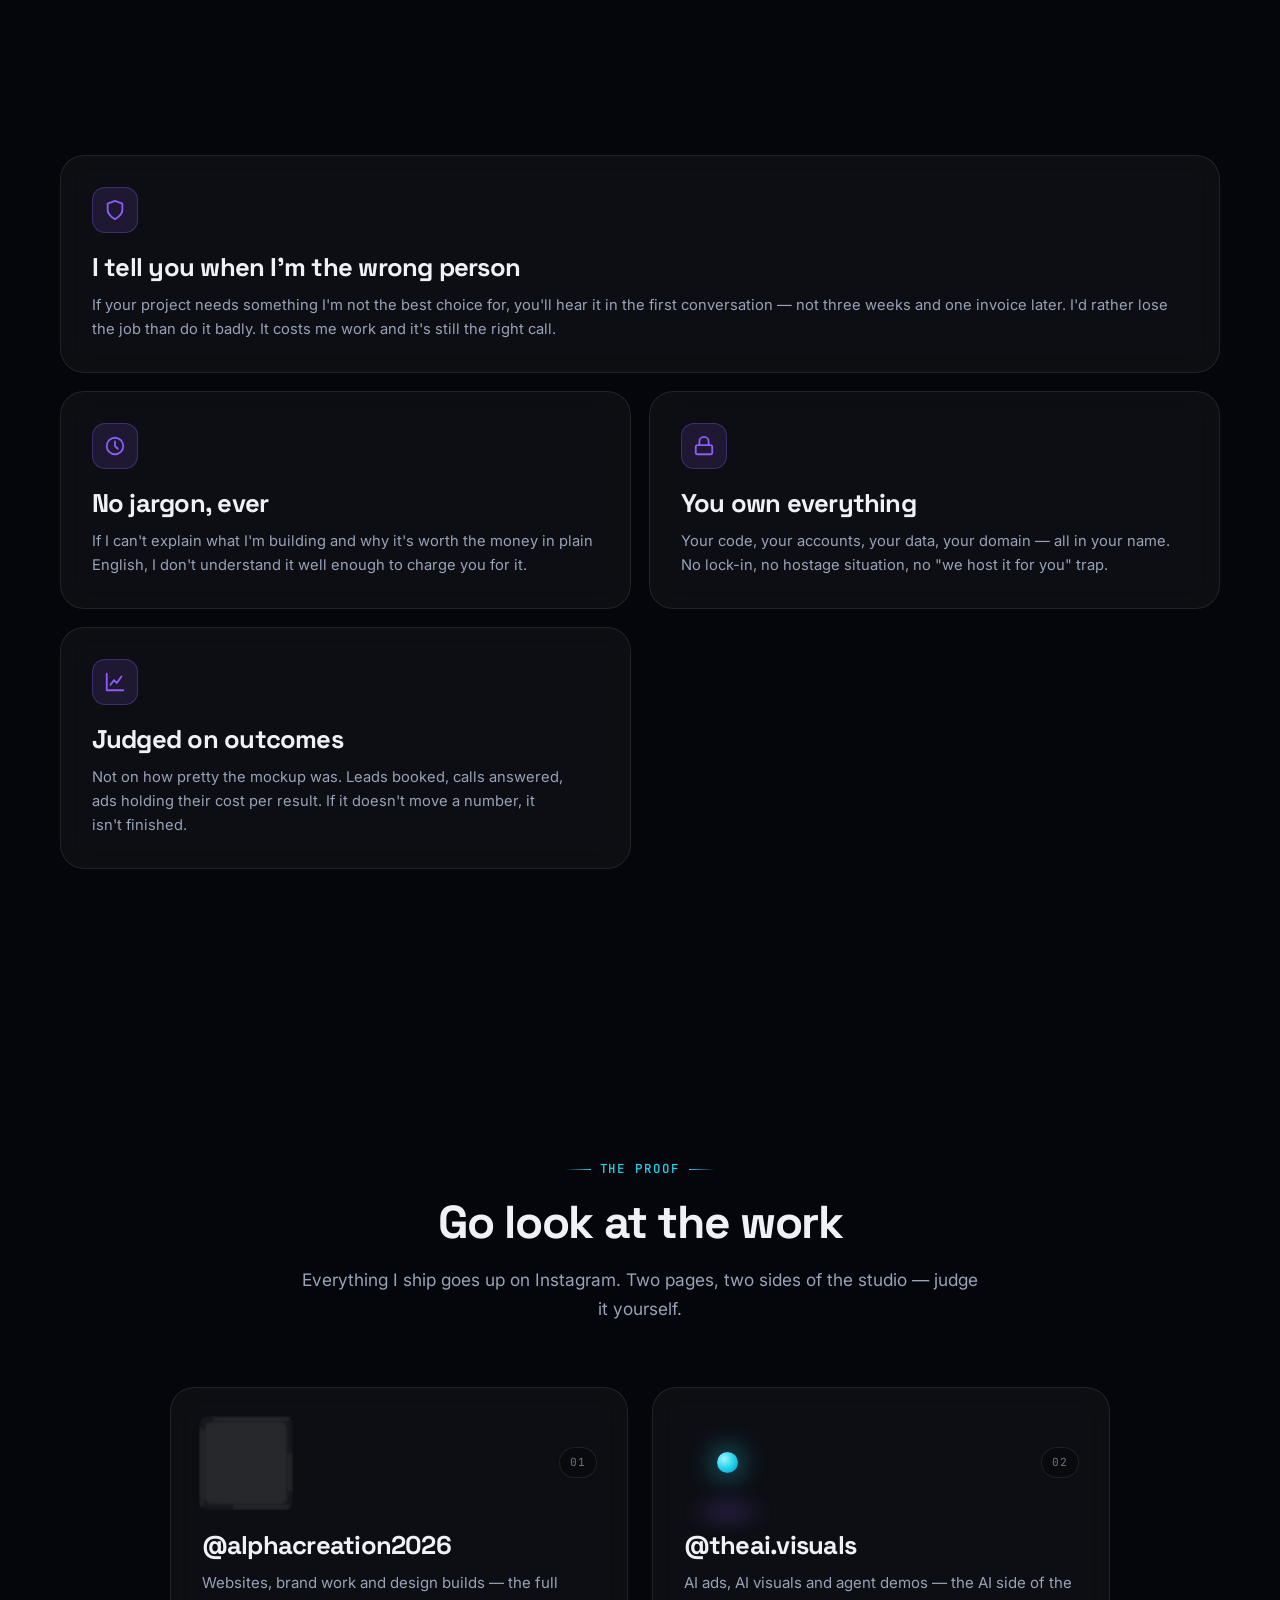
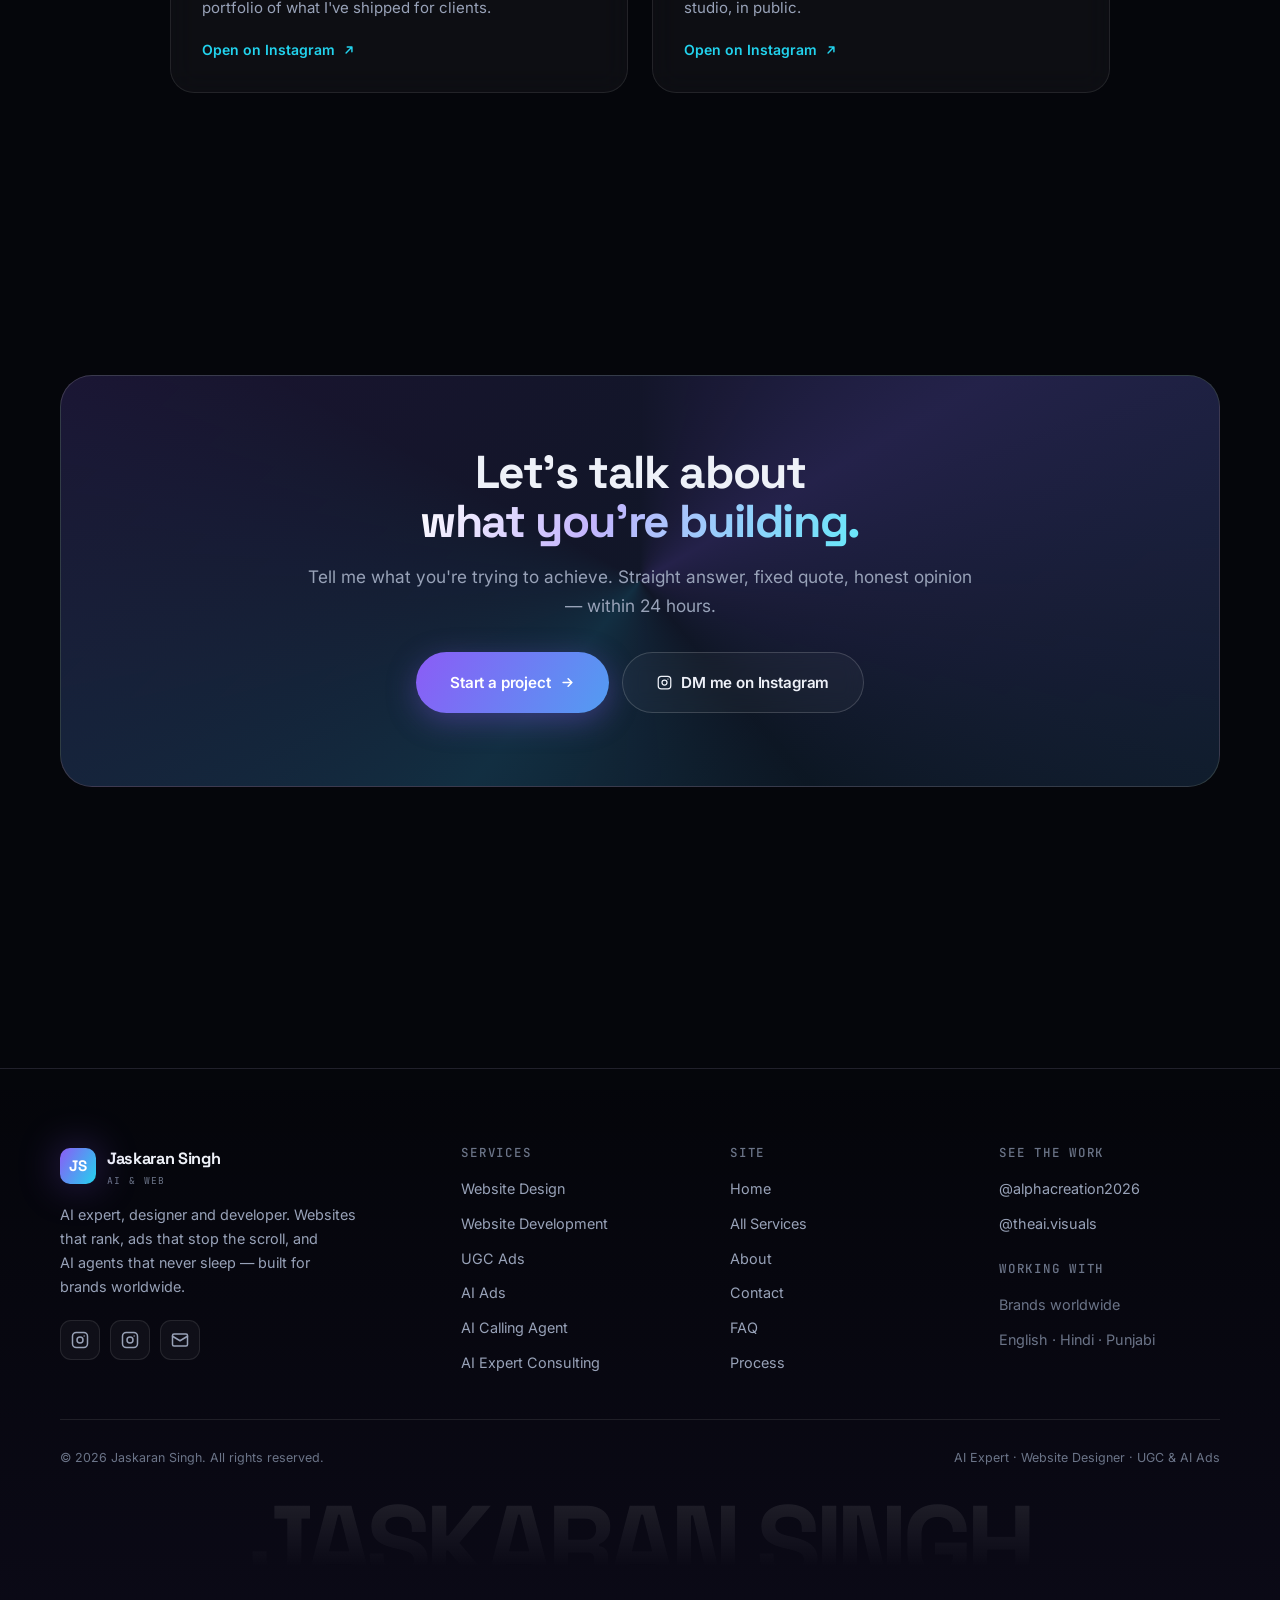
<file: about.html>
<!DOCTYPE html>
<html lang="en">
<head>
<meta charset="utf-8">
<meta name="viewport" content="width=device-width, initial-scale=1">

<title>About Jaskaran Singh — AI Expert, Designer & Developer</title>
<meta name="description" content="I'm Jaskaran Singh — an AI expert, designer and developer. I build websites that rank, ads that stop the scroll, and AI agents that never sleep, for brands worldwide.">
<meta name="keywords" content="Jaskaran Singh, AI expert, freelance AI consultant, website designer, web developer, about">
<meta name="author" content="Jaskaran Singh">
<meta name="robots" content="index, follow, max-image-preview:large, max-snippet:-1, max-video-preview:-1">
<link rel="canonical" href="https://newgmail2002-wq.github.io/my-web/about.html">

<meta property="og:type" content="website">
<meta property="og:site_name" content="Jaskaran Singh">
<meta property="og:title" content="About Jaskaran Singh — AI Expert, Designer & Developer">
<meta property="og:description" content="I'm Jaskaran Singh — an AI expert, designer and developer. I build websites that rank, ads that stop the scroll, and AI agents that never sleep, for brands worldwide.">
<meta property="og:url" content="https://newgmail2002-wq.github.io/my-web/about.html">
<meta property="og:image" content="https://newgmail2002-wq.github.io/my-web/assets/img/og-cover.jpg">
<meta property="og:image:width" content="1200">
<meta property="og:image:height" content="630">
<meta property="og:locale" content="en_US">

<meta name="twitter:card" content="summary_large_image">
<meta name="twitter:title" content="About Jaskaran Singh — AI Expert, Designer & Developer">
<meta name="twitter:description" content="I'm Jaskaran Singh — an AI expert, designer and developer. I build websites that rank, ads that stop the scroll, and AI agents that never sleep, for brands worldwide.">
<meta name="twitter:image" content="https://newgmail2002-wq.github.io/my-web/assets/img/og-cover.jpg">

<meta name="theme-color" content="#05060b">
<link rel="icon" href="assets/img/favicon.svg" type="image/svg+xml">
<link rel="apple-touch-icon" href="assets/img/jaskaran-singh.jpg">
<link rel="manifest" href="site.webmanifest">

<link rel="preconnect" href="https://fonts.googleapis.com">
<link rel="preconnect" href="https://fonts.gstatic.com" crossorigin>
<link rel="stylesheet" href="https://fonts.googleapis.com/css2?family=Space+Grotesk:wght@500;600;700&family=Inter:wght@400;500;600&family=JetBrains+Mono:wght@400;500&display=swap" media="print" onload="this.media='all'">
<noscript><link rel="stylesheet" href="https://fonts.googleapis.com/css2?family=Space+Grotesk:wght@500;600;700&family=Inter:wght@400;500;600&family=JetBrains+Mono:wght@400;500&display=swap"></noscript>

<link rel="stylesheet" href="assets/css/main.css">

<script type="application/ld+json">
{
  "@context": "https://schema.org",
  "@graph": [
    {
      "@type": "AboutPage",
      "@id": "https://newgmail2002-wq.github.io/my-web/about.html",
      "name": "About Jaskaran Singh",
      "mainEntity": {
        "@type": "Person",
        "name": "Jaskaran Singh",
        "jobTitle": "AI Expert, Website Designer & Developer",
        "url": "https://newgmail2002-wq.github.io/my-web/",
        "image": "https://newgmail2002-wq.github.io/my-web/assets/img/jaskaran-singh.jpg",
        "description": "AI expert, website designer and developer specialising in high-converting websites, UGC ads, AI ad creative and AI calling agents.",
        "knowsLanguage": [
          "English",
          "Hindi",
          "Punjabi"
        ],
        "sameAs": [
          "https://www.instagram.com/alphacreation2026/",
          "https://www.instagram.com/theai.visuals/"
        ]
      }
    },
    {
      "@type": "BreadcrumbList",
      "itemListElement": [
        {
          "@type": "ListItem",
          "position": 1,
          "name": "Home",
          "item": "https://newgmail2002-wq.github.io/my-web/"
        },
        {
          "@type": "ListItem",
          "position": 2,
          "name": "About",
          "item": "https://newgmail2002-wq.github.io/my-web/about.html"
        }
      ]
    }
  ]
}
</script>
</head>

<body>
<a class="skip-link" href="#main">Skip to content</a>
<div class="progress" aria-hidden="true"></div>

<div class="ambient" aria-hidden="true">
  <canvas id="stars"></canvas>
  <div class="aurora aurora--1"></div>
  <div class="aurora aurora--2"></div>
  <div class="aurora aurora--3"></div>
  <div class="grid-floor"></div>
</div>
<div class="noise" aria-hidden="true"></div>
<div class="cursor-glow" aria-hidden="true"></div>

<header class="nav">
  <div class="nav__inner">
    <a class="logo" href="index.html" aria-label="Jaskaran Singh — home">
      <span class="logo__mark">JS</span>
      <span class="logo__text">
        Jaskaran Singh
        <small>AI &amp; Web</small>
      </span>
    </a>

    <nav class="nav__links" aria-label="Main">
      <a class="nav__link" href="index.html">Home</a>

      <div class="nav__item">
        <a class="nav__link nav__toggle" href="services.html">
          Services
          <svg viewBox="0 0 24 24" fill="none" stroke="currentColor" stroke-width="2.5" stroke-linecap="round" aria-hidden="true"><path d="M6 9l6 6 6-6"/></svg>
        </a>
        <div class="nav__menu">
          <a href="website-design.html"><i></i>Website Design</a>
          <a href="website-development.html"><i></i>Website Development</a>
          <a href="ugc-ads.html"><i></i>UGC Ads</a>
          <a href="ai-ads.html"><i></i>AI Ads</a>
          <a href="ai-calling-agent.html"><i></i>AI Calling Agent</a>
          <a href="ai-expert.html"><i></i>AI Expert Consulting</a>
        </div>
      </div>

      <a class="nav__link" href="index.html#work">Work</a>
      <a class="nav__link" href="about.html" aria-current="page">About</a>
      <a class="btn btn--primary" href="contact.html" data-magnetic>
        Start a project
        <svg viewBox="0 0 24 24" fill="none" stroke="currentColor" stroke-width="2.5" stroke-linecap="round" stroke-linejoin="round" aria-hidden="true"><path d="M5 12h14M13 6l6 6-6 6"/></svg>
      </a>
    </nav>

    <button class="burger" aria-label="Open menu" aria-expanded="false" aria-controls="drawer">
      <span></span><span></span><span></span>
    </button>
  </div>
</header>

<div class="drawer" id="drawer" aria-hidden="true">
  <a href="index.html">Home</a>
  <a href="about.html" aria-current="page">About</a>
  <a href="index.html#work">Work</a>
  <p class="drawer__label">Services</p>
  <a href="website-design.html">Website Design</a>
  <a href="website-development.html">Website Development</a>
  <a href="ugc-ads.html">UGC Ads</a>
  <a href="ai-ads.html">AI Ads</a>
  <a href="ai-calling-agent.html">AI Calling Agent</a>
  <a href="ai-expert.html">AI Expert Consulting</a>
  <a class="btn btn--primary" href="contact.html">Start a project</a>
</div>

<main id="main">

<section class="page-hero">
  <div class="wrap">
    <ol class="crumbs">
      <li><a href="index.html">Home</a></li>
      <li>About</li>
    </ol>
    <span class="eyebrow">Who you're hiring</span>
    <h1>Not a freelancer.<br><span class="grad-text">A whole department.</span></h1>
    <p class="lead">I'm Jaskaran Singh — an AI expert, designer and developer. I build the systems that bring businesses customers while they sleep.</p>
  </div>
</section>

<section class="section" style="padding-top:clamp(2rem,4vw,3rem)">
  <div class="wrap about-grid">

    <div class="portrait-wrap" data-reveal="left">
      <div class="portrait">
        <img src="assets/img/jaskaran-singh.jpg"
             alt="Jaskaran Singh, AI expert and website designer"
             width="896" height="1195" loading="eager" decoding="async" fetchpriority="high">
        <div class="portrait__chip">
          <div>
            <div class="portrait__chip-name">Jaskaran Singh</div>
            <div class="portrait__chip-role">AI Expert &amp; Designer</div>
          </div>
          <span class="badge__dot" aria-hidden="true"></span>
        </div>
      </div>
      <div class="portrait__float portrait__float--tr" aria-hidden="true">
        <strong>6</strong><span>Disciplines</span>
      </div>
      <div class="portrait__float portrait__float--bl" aria-hidden="true">
        <strong>24/7</strong><span>AI that never sleeps</span>
      </div>
    </div>

    <div data-reveal="right">
      <div class="stack">
        <p class="lead">Most people will sell you a website. I build the machine that sells for you — a site engineered to rank and convert, creative that stops the scroll, and AI agents that pick up the phone while you're asleep.</p>

        <p class="muted">I work across six disciplines because the businesses that win don't hire five people who never talk to each other. They hire one person who sees the whole system: how the ad sets the promise, how the site keeps it, and how the agent closes it. When one person holds all of it, nothing gets lost in the gaps — and the gaps are where most marketing money dies.</p>

        <blockquote class="pull-quote">Design is what people see. AI is what works while you sleep. I build both — and I make them talk to each other.</blockquote>

        <p class="muted">I care about AI specifically because it's the first tool I've used that gives a small business the reach of a large one. An AI agent means a two-person company never misses a call again. Generated creative means you can test like a brand with a studio budget. That asymmetry is the interesting part — not the technology itself.</p>

        <p class="muted">And I'll tell you when it's the wrong answer. The most useful thing I do is talk people out of spending money on AI that won't help them. If your problem is a process problem, no model fixes it. You'll hear that from me for free, before you pay me anything.</p>

        <div class="creds" style="margin-top:6px">
          <span class="tag">AI Automation</span>
          <span class="tag tag--cyan">Voice Agents</span>
          <span class="tag">Web Design</span>
          <span class="tag tag--cyan">Development</span>
          <span class="tag">Performance Creative</span>
          <span class="tag tag--cyan">SEO</span>
        </div>

        <div style="margin-top:14px">
          <div class="signature">Jaskaran Singh</div>
          <div class="signature-role">AI Expert · Designer · Developer</div>
        </div>
      </div>
    </div>

  </div>
</section>

<section class="section">
  <div class="wrap">
    <div class="section-head center" data-reveal>
      <span class="eyebrow">How I work</span>
      <h2>Four rules I don't break</h2>
    </div>
    <div class="bento">
      <div class="card b-wide" data-reveal>
        <div class="bento__icon" aria-hidden="true"><svg viewBox="0 0 24 24" fill="none" stroke="currentColor" stroke-width="2" stroke-linecap="round" stroke-linejoin="round"><path d="M12 22s8-4 8-10V5l-8-3-8 3v7c0 6 8 10 8 10z"/></svg></div>
        <h3>I tell you when I'm the wrong person</h3>
        <p>If your project needs something I'm not the best choice for, you'll hear it in the first conversation — not three weeks and one invoice later. I'd rather lose the job than do it badly. It costs me work and it's still the right call.</p>
      </div>
      <div class="card" data-reveal style="--d:.08s">
        <div class="bento__icon" aria-hidden="true"><svg viewBox="0 0 24 24" fill="none" stroke="currentColor" stroke-width="2" stroke-linecap="round" stroke-linejoin="round"><circle cx="12" cy="12" r="9"/><path d="M12 7v5l3 3"/></svg></div>
        <h3>No jargon, ever</h3>
        <p>If I can't explain what I'm building and why it's worth the money in plain English, I don't understand it well enough to charge you for it.</p>
      </div>
      <div class="card" data-reveal style="--d:.16s">
        <div class="bento__icon" aria-hidden="true"><svg viewBox="0 0 24 24" fill="none" stroke="currentColor" stroke-width="2" stroke-linecap="round" stroke-linejoin="round"><rect x="3" y="11" width="18" height="10" rx="2"/><path d="M7 11V7a5 5 0 0110 0v4"/></svg></div>
        <h3>You own everything</h3>
        <p>Your code, your accounts, your data, your domain — all in your name. No lock-in, no hostage situation, no "we host it for you" trap.</p>
      </div>
      <div class="card" data-reveal style="--d:.24s">
        <div class="bento__icon" aria-hidden="true"><svg viewBox="0 0 24 24" fill="none" stroke="currentColor" stroke-width="2" stroke-linecap="round" stroke-linejoin="round"><path d="M3 3v18h18"/><path d="M7 15l4-5 3 3 5-7"/></svg></div>
        <h3>Judged on outcomes</h3>
        <p>Not on how pretty the mockup was. Leads booked, calls answered, ads holding their cost per result. If it doesn't move a number, it isn't finished.</p>
      </div>
    </div>
  </div>
</section>

<section class="section">
  <div class="wrap">
    <div class="section-head center" data-reveal>
      <span class="eyebrow">The proof</span>
      <h2>Go look at the work</h2>
      <p class="lead">Everything I ship goes up on Instagram. Two pages, two sides of the studio — judge it yourself.</p>
    </div>
    <div class="svc-grid" style="max-width:940px; margin-inline:auto">
      <a class="card card--tilt svc" href="https://www.instagram.com/alphacreation2026/" target="_blank" rel="noopener noreferrer" data-reveal="scale">
        <div class="svc__head"><div class="icon3d" aria-hidden="true"><div class="icon3d__obj i-cube"><div class="icon3d__face"></div><div class="icon3d__face"></div><div class="icon3d__face"></div><div class="icon3d__face"></div><div class="icon3d__face"></div><div class="icon3d__face"></div></div></div><span class="svc__num">01</span></div>
        <div><h3>@alphacreation2026</h3><p>Websites, brand work and design builds — the full portfolio of what I've shipped for clients.</p></div>
        <span class="link-arrow">Open on Instagram <svg viewBox="0 0 24 24" fill="none" stroke="currentColor" stroke-width="2.5" stroke-linecap="round" stroke-linejoin="round" aria-hidden="true"><path d="M7 17L17 7M9 7h8v8"/></svg></span>
      </a>
      <a class="card card--tilt svc" href="https://www.instagram.com/theai.visuals/" target="_blank" rel="noopener noreferrer" data-reveal="scale" style="--d:.1s">
        <div class="svc__head"><div class="icon3d" aria-hidden="true"><div class="icon3d__obj i-atom"><div class="orbit"></div><div class="orbit"></div><div class="orbit"></div></div><div class="nucleus"></div></div><span class="svc__num">02</span></div>
        <div><h3>@theai.visuals</h3><p>AI ads, AI visuals and agent demos — the AI side of the studio, in public.</p></div>
        <span class="link-arrow">Open on Instagram <svg viewBox="0 0 24 24" fill="none" stroke="currentColor" stroke-width="2.5" stroke-linecap="round" stroke-linejoin="round" aria-hidden="true"><path d="M7 17L17 7M9 7h8v8"/></svg></span>
      </a>
    </div>
  </div>
</section>

<section class="section">
  <div class="wrap">
    <div class="cta-band" data-reveal="scale">
      <h2>Let's talk about<br><span class="grad-text">what you're building.</span></h2>
      <p class="lead">Tell me what you're trying to achieve. Straight answer, fixed quote, honest opinion — within 24 hours.</p>
      <div class="cta-band__btns">
        <a class="btn btn--primary btn--lg" href="contact.html" data-magnetic>Start a project <svg viewBox="0 0 24 24" fill="none" stroke="currentColor" stroke-width="2.5" stroke-linecap="round" stroke-linejoin="round" aria-hidden="true"><path d="M5 12h14M13 6l6 6-6 6"/></svg></a>
        <a class="btn btn--ghost btn--lg" href="https://www.instagram.com/alphacreation2026/" target="_blank" rel="noopener noreferrer"><svg viewBox="0 0 24 24" fill="none" stroke="currentColor" stroke-width="2" aria-hidden="true"><rect x="2" y="2" width="20" height="20" rx="5"/><circle cx="12" cy="12" r="4"/><circle cx="17.5" cy="6.5" r="1" fill="currentColor" stroke="none"/></svg> DM me on Instagram</a>
      </div>
    </div>
  </div>
</section>
</main>

<footer class="footer">
  <div class="wrap">
    <div class="footer__grid">

      <div class="footer__about">
        <a class="logo" href="index.html">
          <span class="logo__mark">JS</span>
          <span class="logo__text">
            Jaskaran Singh
            <small>AI &amp; Web</small>
          </span>
        </a>
        <p>AI expert, designer and developer. Websites that rank, ads that stop the scroll, and AI agents that never sleep — built for brands worldwide.</p>
        <div class="socials">
          <a class="social" href="https://www.instagram.com/alphacreation2026/" target="_blank" rel="noopener noreferrer" aria-label="Alpha Creation on Instagram"><svg viewBox="0 0 24 24" fill="none" stroke="currentColor" stroke-width="2" aria-hidden="true"><rect x="2" y="2" width="20" height="20" rx="5"/><circle cx="12" cy="12" r="4"/><circle cx="17.5" cy="6.5" r="1" fill="currentColor" stroke="none"/></svg></a>
          <a class="social" href="https://www.instagram.com/theai.visuals/" target="_blank" rel="noopener noreferrer" aria-label="AI Visuals on Instagram"><svg viewBox="0 0 24 24" fill="none" stroke="currentColor" stroke-width="2" aria-hidden="true"><rect x="2" y="2" width="20" height="20" rx="5"/><circle cx="12" cy="12" r="4"/><circle cx="17.5" cy="6.5" r="1" fill="currentColor" stroke="none"/></svg></a>
          <a class="social" href="contact.html" aria-label="Contact Jaskaran Singh">
            <svg viewBox="0 0 24 24" fill="none" stroke="currentColor" stroke-width="2" stroke-linecap="round" stroke-linejoin="round" aria-hidden="true"><rect x="2" y="4" width="20" height="16" rx="2"/><path d="M2 7l10 6 10-6"/></svg>
          </a>
        </div>
      </div>

      <div>
        <h4>Services</h4>
        <div class="footer__links">
          <a href="website-design.html">Website Design</a>
          <a href="website-development.html">Website Development</a>
          <a href="ugc-ads.html">UGC Ads</a>
          <a href="ai-ads.html">AI Ads</a>
          <a href="ai-calling-agent.html">AI Calling Agent</a>
          <a href="ai-expert.html">AI Expert Consulting</a>
        </div>
      </div>

      <div>
        <h4>Site</h4>
        <div class="footer__links">
          <a href="index.html">Home</a>
          <a href="services.html">All Services</a>
          <a href="about.html">About</a>
          <a href="contact.html">Contact</a>
          <a href="index.html#faq">FAQ</a>
          <a href="index.html#process">Process</a>
        </div>
      </div>

      <div>
        <h4>See the work</h4>
        <div class="footer__links">
          <a href="https://www.instagram.com/alphacreation2026/" target="_blank" rel="noopener noreferrer">@alphacreation2026</a>
          <a href="https://www.instagram.com/theai.visuals/" target="_blank" rel="noopener noreferrer">@theai.visuals</a>
        </div>
        <h4 style="margin-top:26px">Working with</h4>
        <div class="footer__links">
          <span class="dim" style="font-size:.9rem">Brands worldwide</span>
          <span class="dim" style="font-size:.9rem">English · Hindi · Punjabi</span>
        </div>
      </div>

    </div>

    <div class="footer__bottom">
      <p>© <span data-year>2026</span> Jaskaran Singh. All rights reserved.</p>
      <p>AI Expert · Website Designer · UGC &amp; AI Ads</p>
    </div>

    <div class="footer__mark" aria-hidden="true">JASKARAN SINGH</div>
  </div>
</footer>

<script src="assets/js/main.js" defer></script>
</body>
</html>
</file>
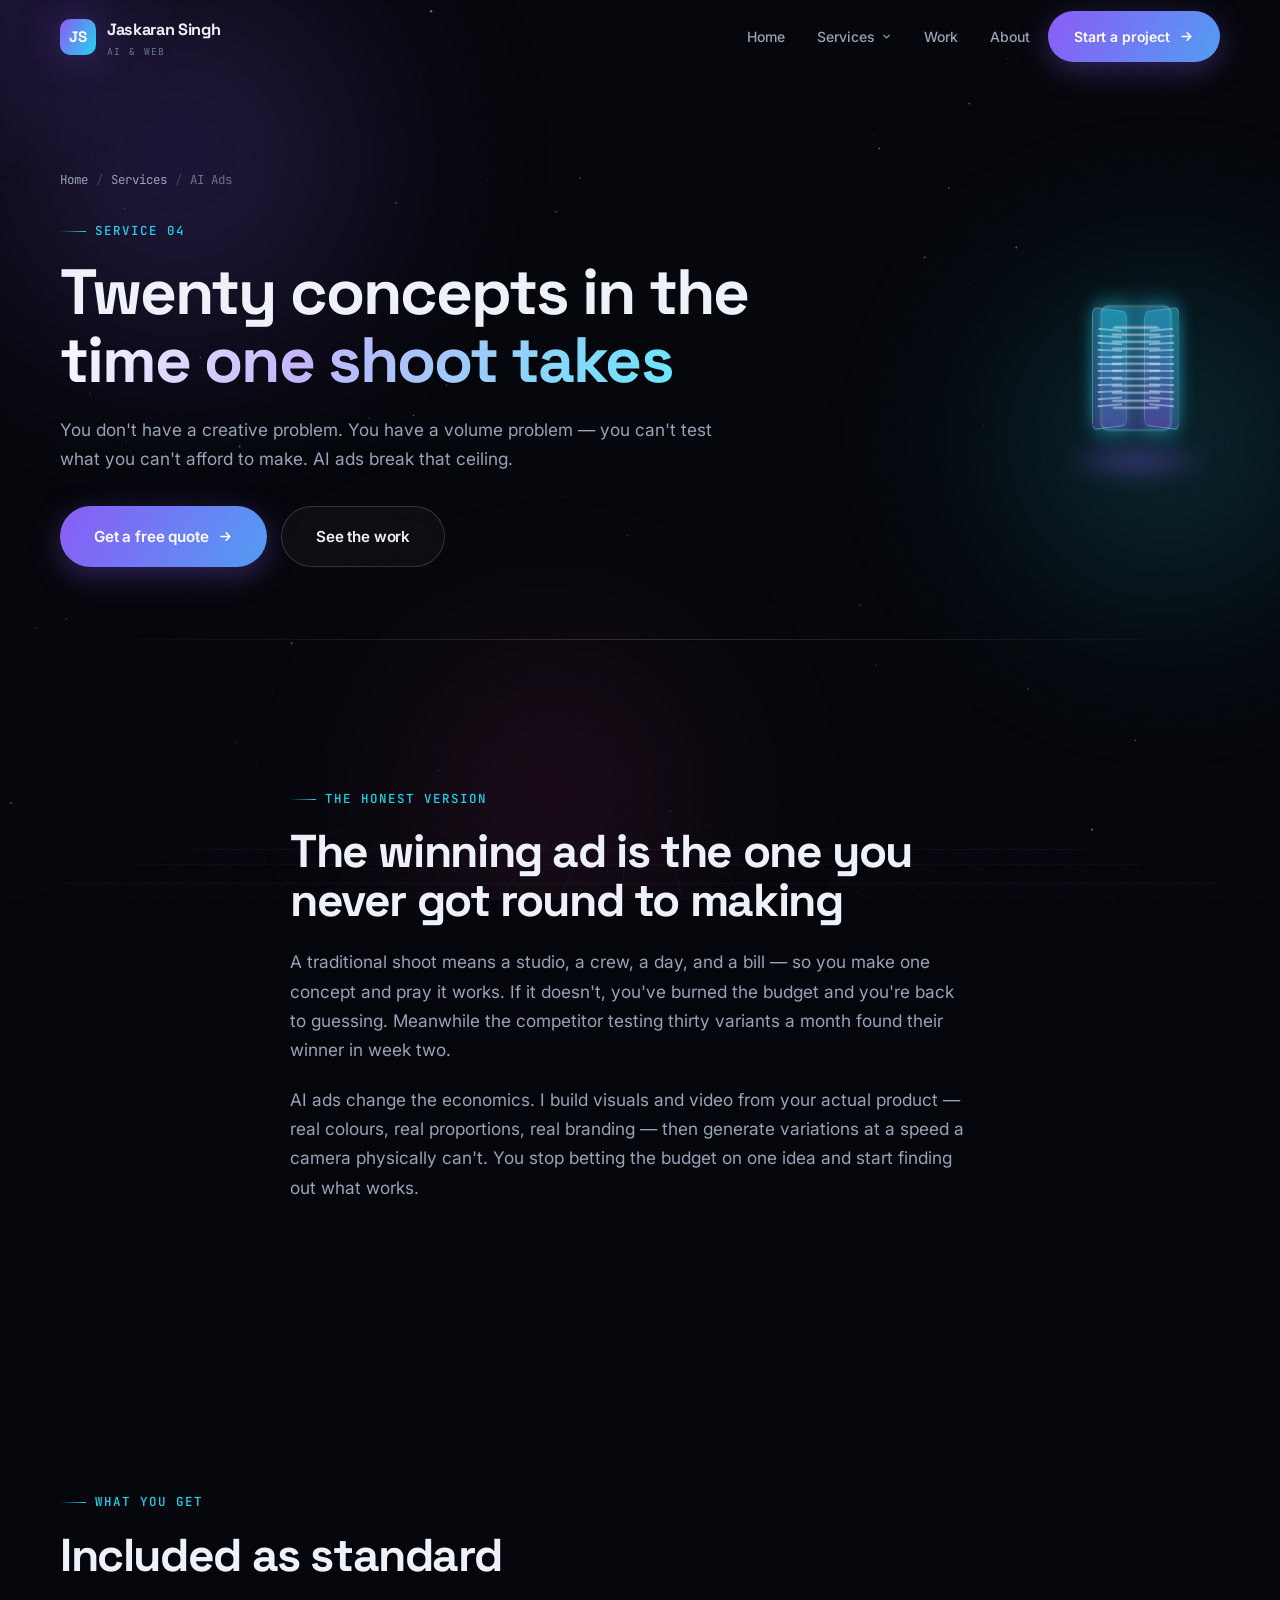
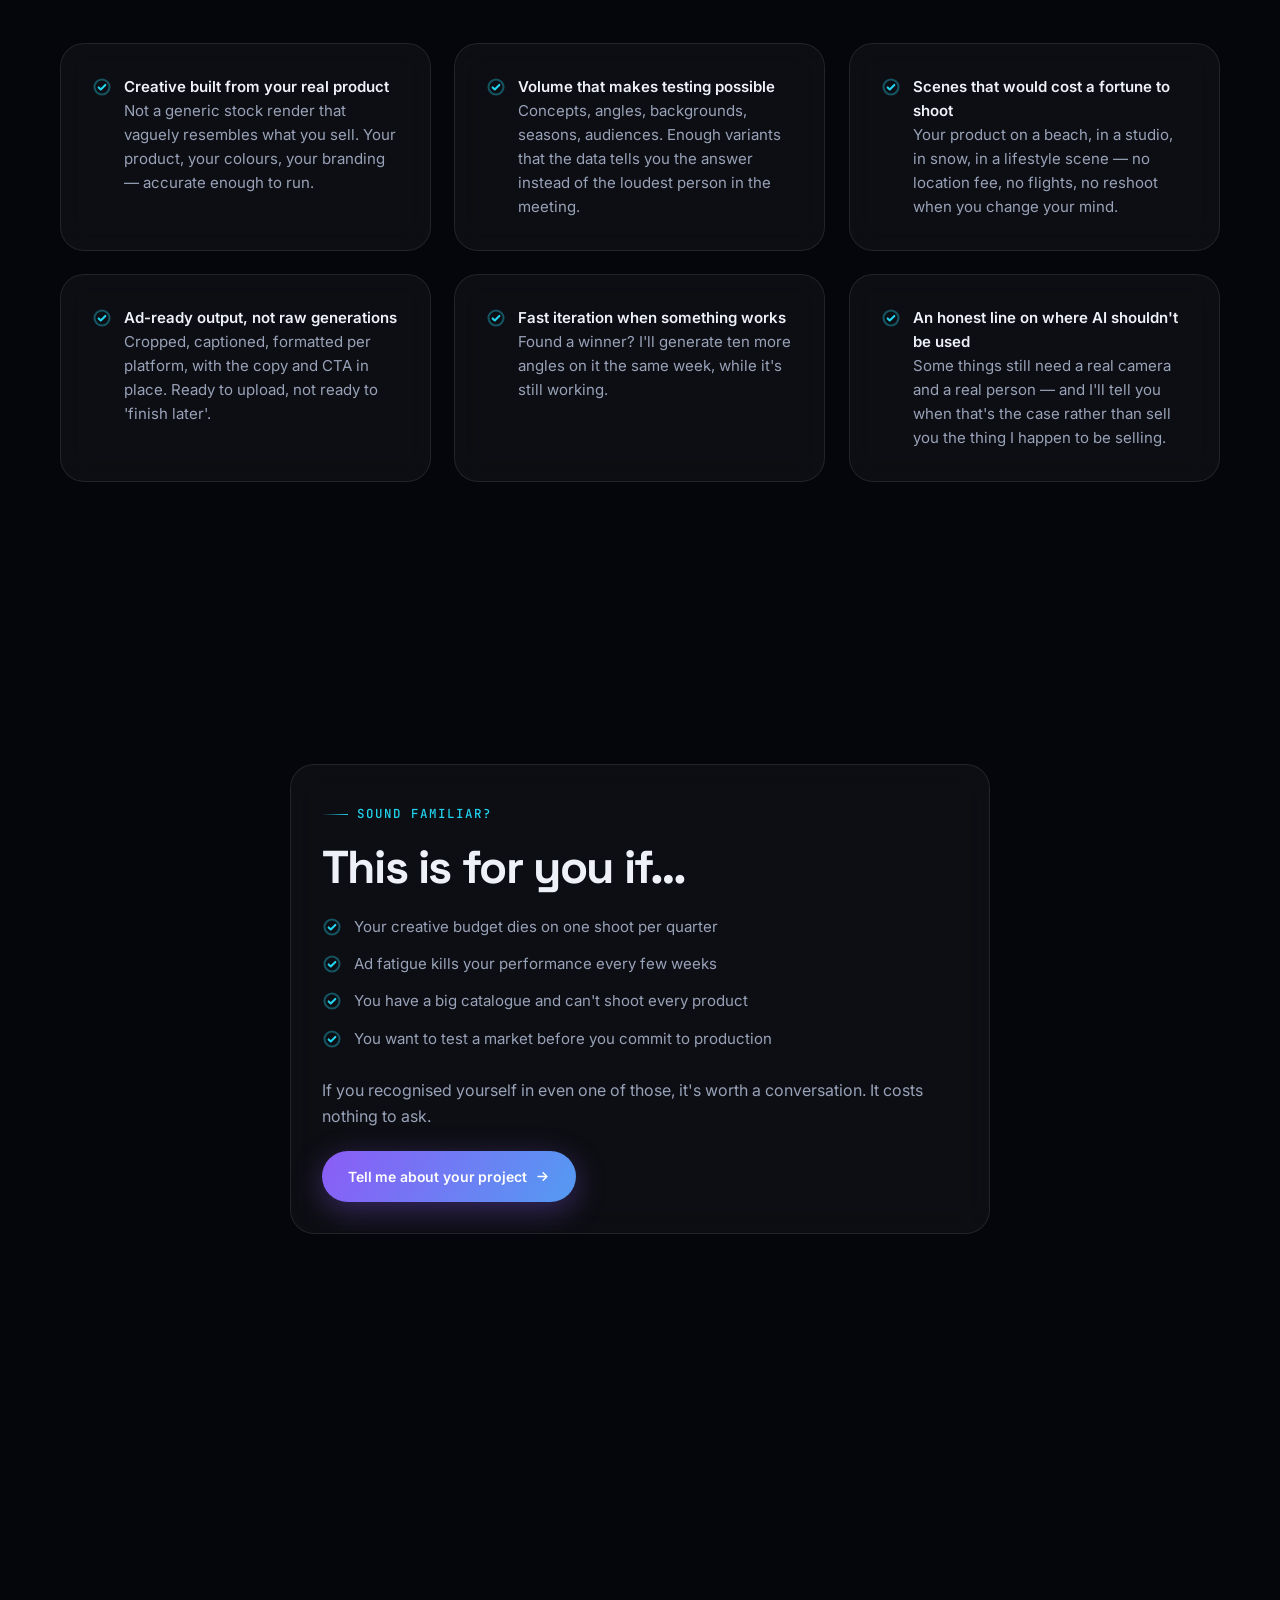
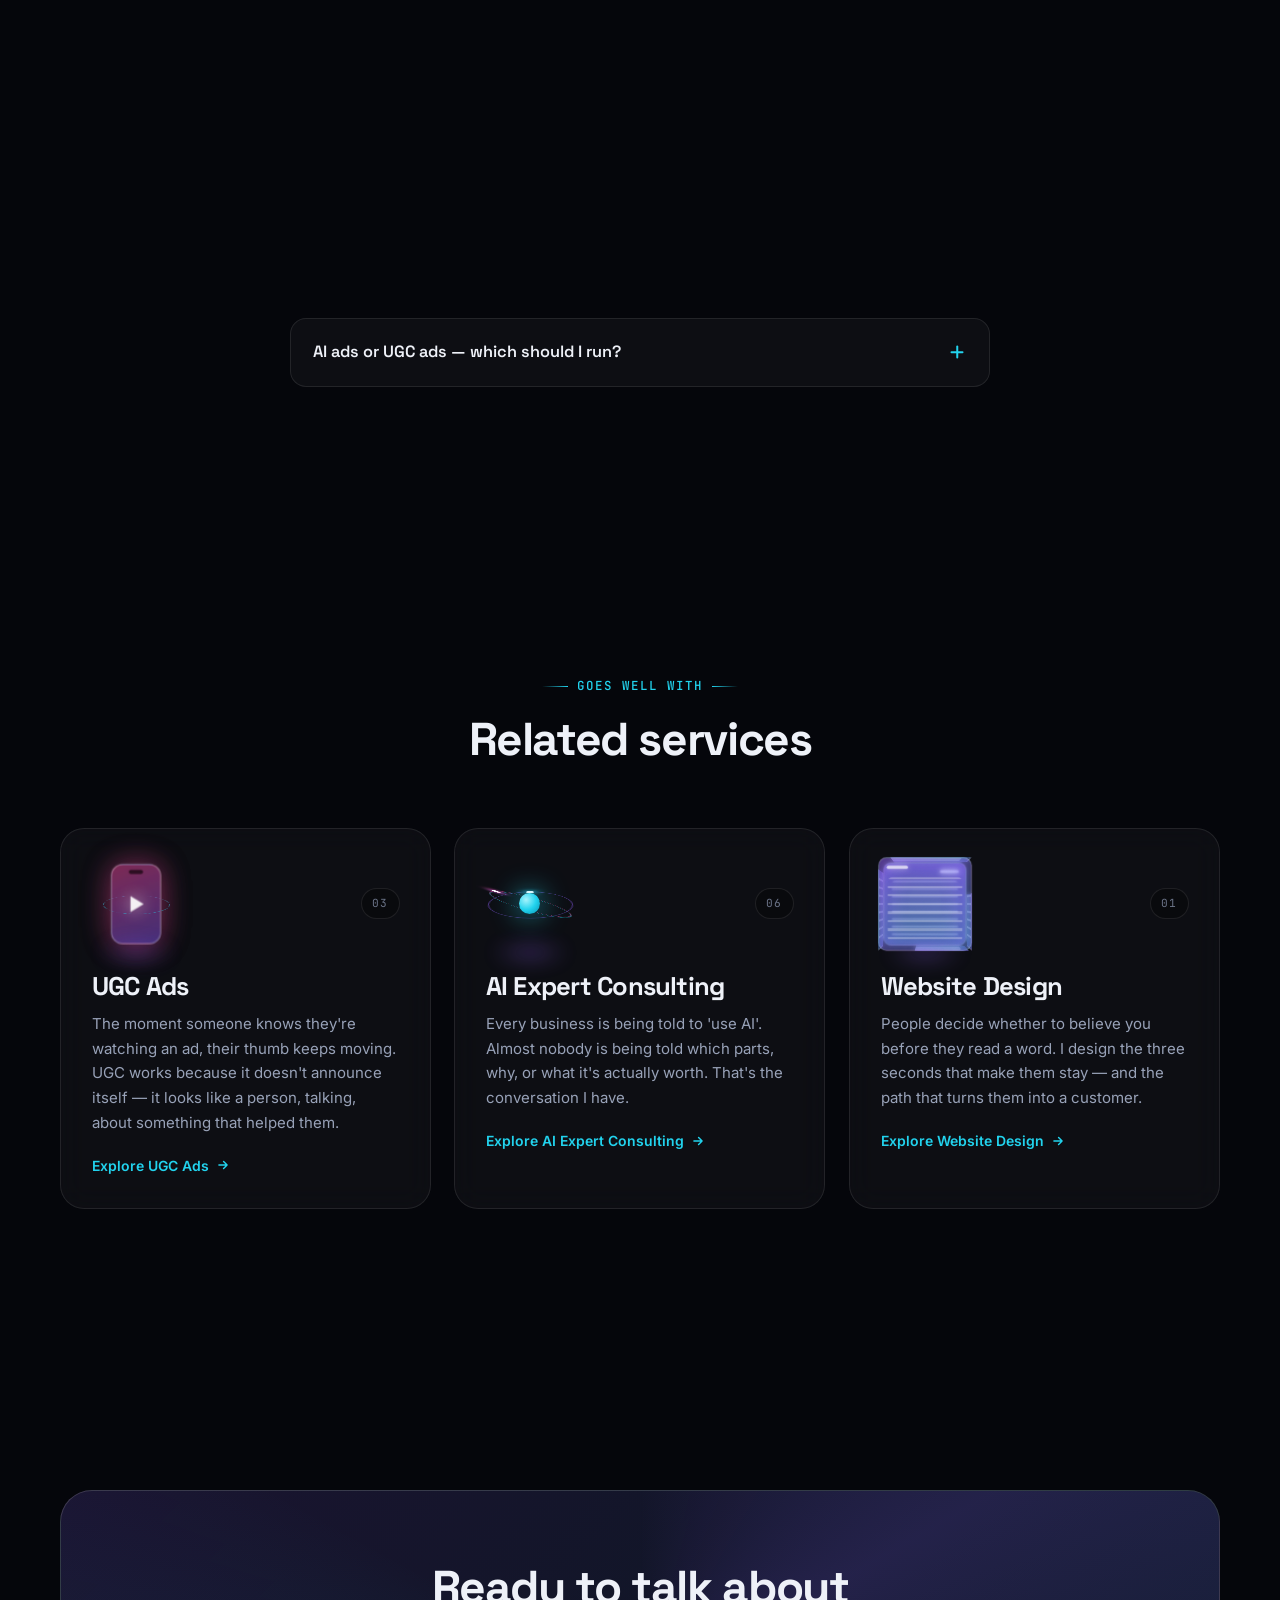
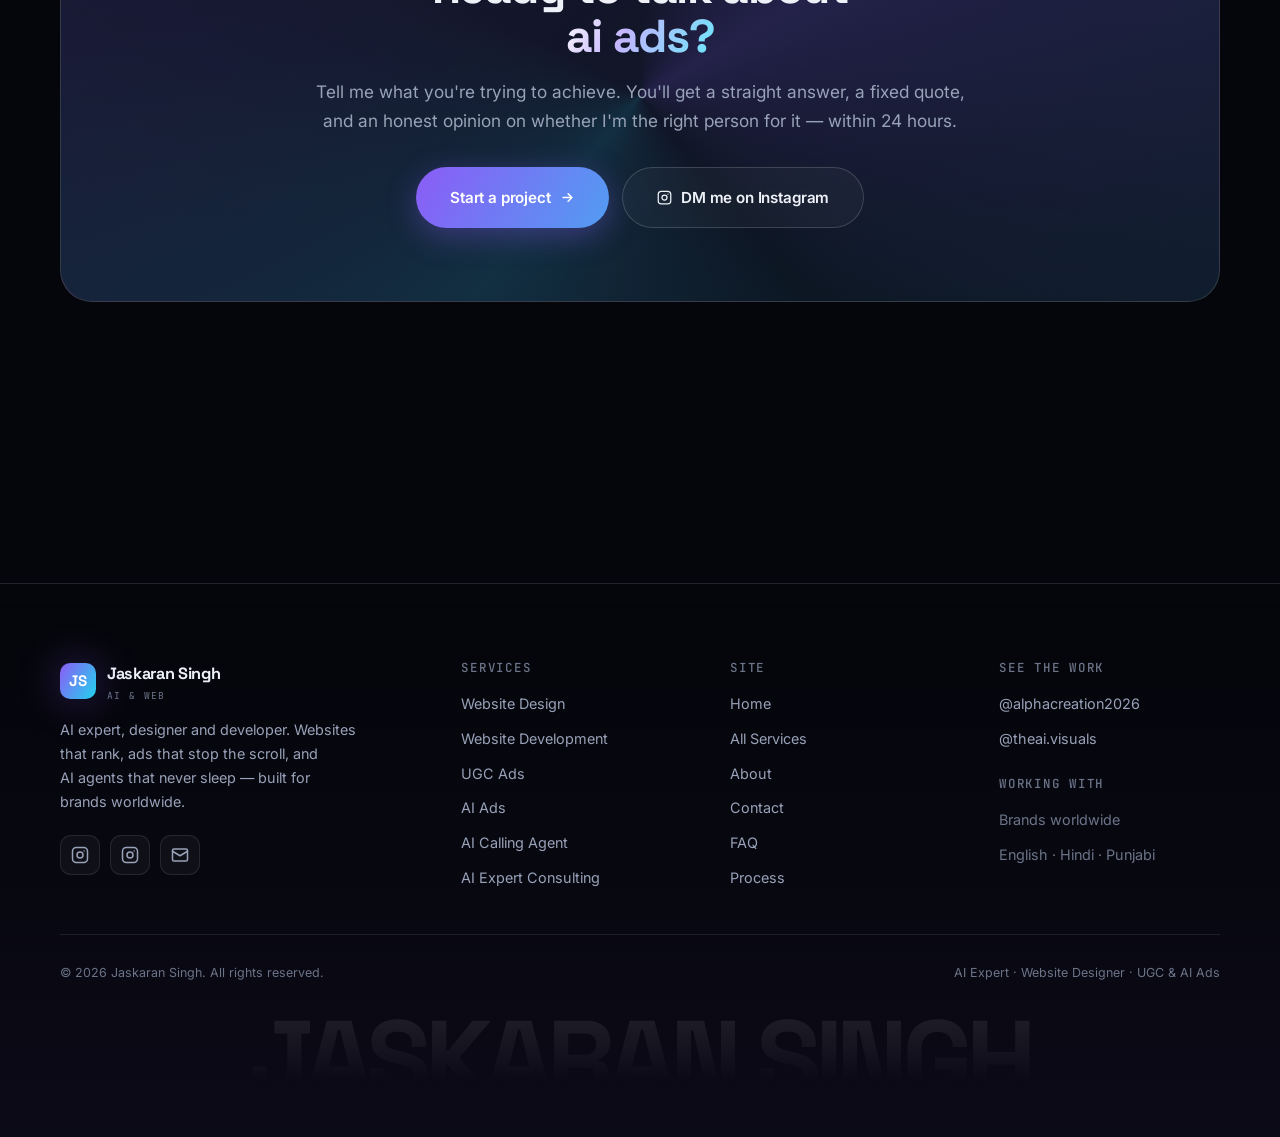
<file: ai-ads.html>
<!DOCTYPE html>
<html lang="en">
<head>
<meta charset="utf-8">
<meta name="viewport" content="width=device-width, initial-scale=1">

<title>AI Ads & AI Ad Creative at Scale | Jaskaran Singh</title>
<meta name="description" content="AI-generated ad creative built from your real product — twenty concepts in the time a shoot takes to book. Test more, spend less, find the winner faster.">
<meta name="keywords" content="AI ads, AI ad creative, AI generated ads, AI video ads, AI product photography, AI advertising, generative AI marketing, ad creative at scale">
<meta name="author" content="Jaskaran Singh">
<meta name="robots" content="index, follow, max-image-preview:large, max-snippet:-1, max-video-preview:-1">
<link rel="canonical" href="https://newgmail2002-wq.github.io/my-web/ai-ads.html">

<meta property="og:type" content="website">
<meta property="og:site_name" content="Jaskaran Singh">
<meta property="og:title" content="AI Ads & AI Ad Creative at Scale | Jaskaran Singh">
<meta property="og:description" content="AI-generated ad creative built from your real product — twenty concepts in the time a shoot takes to book. Test more, spend less, find the winner faster.">
<meta property="og:url" content="https://newgmail2002-wq.github.io/my-web/ai-ads.html">
<meta property="og:image" content="https://newgmail2002-wq.github.io/my-web/assets/img/og-cover.jpg">
<meta property="og:image:width" content="1200">
<meta property="og:image:height" content="630">
<meta property="og:locale" content="en_US">

<meta name="twitter:card" content="summary_large_image">
<meta name="twitter:title" content="AI Ads & AI Ad Creative at Scale | Jaskaran Singh">
<meta name="twitter:description" content="AI-generated ad creative built from your real product — twenty concepts in the time a shoot takes to book. Test more, spend less, find the winner faster.">
<meta name="twitter:image" content="https://newgmail2002-wq.github.io/my-web/assets/img/og-cover.jpg">

<meta name="theme-color" content="#05060b">
<link rel="icon" href="assets/img/favicon.svg" type="image/svg+xml">
<link rel="apple-touch-icon" href="assets/img/jaskaran-singh.jpg">
<link rel="manifest" href="site.webmanifest">

<link rel="preconnect" href="https://fonts.googleapis.com">
<link rel="preconnect" href="https://fonts.gstatic.com" crossorigin>
<link rel="stylesheet" href="https://fonts.googleapis.com/css2?family=Space+Grotesk:wght@500;600;700&family=Inter:wght@400;500;600&family=JetBrains+Mono:wght@400;500&display=swap" media="print" onload="this.media='all'">
<noscript><link rel="stylesheet" href="https://fonts.googleapis.com/css2?family=Space+Grotesk:wght@500;600;700&family=Inter:wght@400;500;600&family=JetBrains+Mono:wght@400;500&display=swap"></noscript>

<link rel="stylesheet" href="assets/css/main.css">

<script type="application/ld+json">
{
  "@context": "https://schema.org",
  "@graph": [
    {
      "@type": "Service",
      "@id": "https://newgmail2002-wq.github.io/my-web/ai-ads.html#service",
      "name": "AI Ads",
      "serviceType": "AI Ads",
      "description": "AI-generated ad creative built from your real product — twenty concepts in the time a shoot takes to book. Test more, spend less, find the winner faster.",
      "url": "https://newgmail2002-wq.github.io/my-web/ai-ads.html",
      "provider": {
        "@type": "Person",
        "name": "Jaskaran Singh",
        "url": "https://newgmail2002-wq.github.io/my-web/",
        "image": "https://newgmail2002-wq.github.io/my-web/assets/img/jaskaran-singh.jpg",
        "sameAs": [
          "https://www.instagram.com/alphacreation2026/",
          "https://www.instagram.com/theai.visuals/"
        ]
      },
      "areaServed": "Worldwide",
      "availableLanguage": [
        "English",
        "Hindi",
        "Punjabi"
      ]
    },
    {
      "@type": "BreadcrumbList",
      "itemListElement": [
        {
          "@type": "ListItem",
          "position": 1,
          "name": "Home",
          "item": "https://newgmail2002-wq.github.io/my-web/"
        },
        {
          "@type": "ListItem",
          "position": 2,
          "name": "Services",
          "item": "https://newgmail2002-wq.github.io/my-web/services.html"
        },
        {
          "@type": "ListItem",
          "position": 3,
          "name": "AI Ads",
          "item": "https://newgmail2002-wq.github.io/my-web/ai-ads.html"
        }
      ]
    },
    {
      "@type": "FAQPage",
      "@id": "https://newgmail2002-wq.github.io/my-web/ai-ads.html#faq",
      "mainEntity": [
        {
          "@type": "Question",
          "name": "Will it look fake?",
          "acceptedAnswer": {
            "@type": "Answer",
            "text": "Not if it's done properly. Bad AI ads look fake because someone typed a prompt and shipped the first output. I build from your real product and iterate until it holds up at full screen — and if a concept can't be made to look right, I'll tell you instead of shipping it."
          }
        },
        {
          "@type": "Question",
          "name": "Do I need to send you my product?",
          "acceptedAnswer": {
            "@type": "Answer",
            "text": "Usually just good photos are enough — multiple angles in decent light. For complex or reflective products, physical samples or a short reference shoot may help, and I'll say so upfront."
          }
        },
        {
          "@type": "Question",
          "name": "Is it legal to use AI ads in my market?",
          "acceptedAnswer": {
            "@type": "Answer",
            "text": "Rules vary by platform and region, and some categories require disclosure. I'll flag what I know for your platform and market, but for anything high-stakes you should confirm with your own legal advisor — I'm not one."
          }
        },
        {
          "@type": "Question",
          "name": "AI ads or UGC ads — which should I run?",
          "acceptedAnswer": {
            "@type": "Answer",
            "text": "Usually both. UGC builds trust because a human is vouching for you; AI gives you volume and speed. They solve different problems, and the brands that win tend to run them together."
          }
        }
      ]
    }
  ]
}
</script>
</head>

<body>
<a class="skip-link" href="#main">Skip to content</a>
<div class="progress" aria-hidden="true"></div>

<div class="ambient" aria-hidden="true">
  <canvas id="stars"></canvas>
  <div class="aurora aurora--1"></div>
  <div class="aurora aurora--2"></div>
  <div class="aurora aurora--3"></div>
  <div class="grid-floor"></div>
</div>
<div class="noise" aria-hidden="true"></div>
<div class="cursor-glow" aria-hidden="true"></div>

<header class="nav">
  <div class="nav__inner">
    <a class="logo" href="index.html" aria-label="Jaskaran Singh — home">
      <span class="logo__mark">JS</span>
      <span class="logo__text">
        Jaskaran Singh
        <small>AI &amp; Web</small>
      </span>
    </a>

    <nav class="nav__links" aria-label="Main">
      <a class="nav__link" href="index.html">Home</a>

      <div class="nav__item">
        <a class="nav__link nav__toggle" href="services.html">
          Services
          <svg viewBox="0 0 24 24" fill="none" stroke="currentColor" stroke-width="2.5" stroke-linecap="round" aria-hidden="true"><path d="M6 9l6 6 6-6"/></svg>
        </a>
        <div class="nav__menu">
          <a href="website-design.html"><i></i>Website Design</a>
          <a href="website-development.html"><i></i>Website Development</a>
          <a href="ugc-ads.html"><i></i>UGC Ads</a>
          <a href="ai-ads.html"><i></i>AI Ads</a>
          <a href="ai-calling-agent.html"><i></i>AI Calling Agent</a>
          <a href="ai-expert.html"><i></i>AI Expert Consulting</a>
        </div>
      </div>

      <a class="nav__link" href="index.html#work">Work</a>
      <a class="nav__link" href="about.html">About</a>
      <a class="btn btn--primary" href="contact.html" data-magnetic>
        Start a project
        <svg viewBox="0 0 24 24" fill="none" stroke="currentColor" stroke-width="2.5" stroke-linecap="round" stroke-linejoin="round" aria-hidden="true"><path d="M5 12h14M13 6l6 6-6 6"/></svg>
      </a>
    </nav>

    <button class="burger" aria-label="Open menu" aria-expanded="false" aria-controls="drawer">
      <span></span><span></span><span></span>
    </button>
  </div>
</header>

<div class="drawer" id="drawer" aria-hidden="true">
  <a href="index.html">Home</a>
  <a href="about.html">About</a>
  <a href="index.html#work">Work</a>
  <p class="drawer__label">Services</p>
  <a href="website-design.html">Website Design</a>
  <a href="website-development.html">Website Development</a>
  <a href="ugc-ads.html">UGC Ads</a>
  <a href="ai-ads.html" aria-current="page">AI Ads</a>
  <a href="ai-calling-agent.html">AI Calling Agent</a>
  <a href="ai-expert.html">AI Expert Consulting</a>
  <a class="btn btn--primary" href="contact.html">Start a project</a>
</div>

<main id="main">

<section class="page-hero">
  <div class="wrap page-hero__grid">
    <div>
      <ol class="crumbs">
        <li><a href="index.html">Home</a></li>
        <li><a href="services.html">Services</a></li>
        <li>AI Ads</li>
      </ol>
      <span class="eyebrow">Service 04</span>
      <h1>Twenty concepts in the<br><span class="grad-text">time one shoot takes</span></h1>
      <p class="lead">You don't have a creative problem. You have a volume problem — you can't test what you can't afford to make. AI ads break that ceiling.</p>
      <div class="hero__cta" style="margin-top:32px; margin-bottom:0">
        <a class="btn btn--primary btn--lg" href="contact.html?service=ai-ads" data-magnetic>Get a free quote <svg viewBox="0 0 24 24" fill="none" stroke="currentColor" stroke-width="2.5" stroke-linecap="round" stroke-linejoin="round" aria-hidden="true"><path d="M5 12h14M13 6l6 6-6 6"/></svg></a>
        <a class="btn btn--ghost btn--lg" href="index.html#work">See the work</a>
      </div>
    </div>
    <div class="icon3d icon3d--xl" aria-hidden="true"><div class="icon3d__obj i-fan"><div class="ad"></div><div class="ad"></div><div class="ad"></div></div></div>
  </div>
</section>

<div class="wrap"><hr class="divider"></div>

<section class="section">
  <div class="wrap wrap-narrow">
    <div data-reveal>
      <span class="eyebrow">The honest version</span>
      <h2>The winning ad is the one you never got round to making</h2>
      <div class="stack" style="margin-top:22px">
        <p class="lead">A traditional shoot means a studio, a crew, a day, and a bill — so you make one concept and pray it works. If it doesn't, you've burned the budget and you're back to guessing. Meanwhile the competitor testing thirty variants a month found their winner in week two.</p>
        <p class="lead">AI ads change the economics. I build visuals and video from your actual product — real colours, real proportions, real branding — then generate variations at a speed a camera physically can't. You stop betting the budget on one idea and start finding out what works.</p>
      </div>
    </div>
  </div>
</section>

<section class="section">
  <div class="wrap">
    <div class="section-head" data-reveal>
      <span class="eyebrow">What you get</span>
      <h2>Included as standard</h2>
    </div>
    <div class="svc-grid">
      <article class="card" data-reveal style="--d:0.00s">
        <ul class="ticks">
          <li><svg viewBox="0 0 24 24" fill="none" stroke="currentColor" stroke-width="2.5" stroke-linecap="round" stroke-linejoin="round" aria-hidden="true"><circle cx="12" cy="12" r="9" opacity=".35"/><path d="M8 12.5l2.5 2.5L16 9.5"/></svg><span><strong>Creative built from your real product</strong><br>Not a generic stock render that vaguely resembles what you sell. Your product, your colours, your branding — accurate enough to run.</span></li>
        </ul>
      </article>
      <article class="card" data-reveal style="--d:0.06s">
        <ul class="ticks">
          <li><svg viewBox="0 0 24 24" fill="none" stroke="currentColor" stroke-width="2.5" stroke-linecap="round" stroke-linejoin="round" aria-hidden="true"><circle cx="12" cy="12" r="9" opacity=".35"/><path d="M8 12.5l2.5 2.5L16 9.5"/></svg><span><strong>Volume that makes testing possible</strong><br>Concepts, angles, backgrounds, seasons, audiences. Enough variants that the data tells you the answer instead of the loudest person in the meeting.</span></li>
        </ul>
      </article>
      <article class="card" data-reveal style="--d:0.12s">
        <ul class="ticks">
          <li><svg viewBox="0 0 24 24" fill="none" stroke="currentColor" stroke-width="2.5" stroke-linecap="round" stroke-linejoin="round" aria-hidden="true"><circle cx="12" cy="12" r="9" opacity=".35"/><path d="M8 12.5l2.5 2.5L16 9.5"/></svg><span><strong>Scenes that would cost a fortune to shoot</strong><br>Your product on a beach, in a studio, in snow, in a lifestyle scene — no location fee, no flights, no reshoot when you change your mind.</span></li>
        </ul>
      </article>
      <article class="card" data-reveal style="--d:0.18s">
        <ul class="ticks">
          <li><svg viewBox="0 0 24 24" fill="none" stroke="currentColor" stroke-width="2.5" stroke-linecap="round" stroke-linejoin="round" aria-hidden="true"><circle cx="12" cy="12" r="9" opacity=".35"/><path d="M8 12.5l2.5 2.5L16 9.5"/></svg><span><strong>Ad-ready output, not raw generations</strong><br>Cropped, captioned, formatted per platform, with the copy and CTA in place. Ready to upload, not ready to 'finish later'.</span></li>
        </ul>
      </article>
      <article class="card" data-reveal style="--d:0.24s">
        <ul class="ticks">
          <li><svg viewBox="0 0 24 24" fill="none" stroke="currentColor" stroke-width="2.5" stroke-linecap="round" stroke-linejoin="round" aria-hidden="true"><circle cx="12" cy="12" r="9" opacity=".35"/><path d="M8 12.5l2.5 2.5L16 9.5"/></svg><span><strong>Fast iteration when something works</strong><br>Found a winner? I'll generate ten more angles on it the same week, while it's still working.</span></li>
        </ul>
      </article>
      <article class="card" data-reveal style="--d:0.30s">
        <ul class="ticks">
          <li><svg viewBox="0 0 24 24" fill="none" stroke="currentColor" stroke-width="2.5" stroke-linecap="round" stroke-linejoin="round" aria-hidden="true"><circle cx="12" cy="12" r="9" opacity=".35"/><path d="M8 12.5l2.5 2.5L16 9.5"/></svg><span><strong>An honest line on where AI shouldn't be used</strong><br>Some things still need a real camera and a real person — and I'll tell you when that's the case rather than sell you the thing I happen to be selling.</span></li>
        </ul>
      </article>
    </div>
  </div>
</section>

<section class="section">
  <div class="wrap wrap-narrow">
    <div class="card" data-reveal="scale">
      <span class="eyebrow">Sound familiar?</span>
      <h2 style="margin-bottom:24px">This is for you if…</h2>
      <ul class="ticks">
        <li><svg viewBox="0 0 24 24" fill="none" stroke="currentColor" stroke-width="2.5" stroke-linecap="round" stroke-linejoin="round" aria-hidden="true"><circle cx="12" cy="12" r="9" opacity=".35"/><path d="M8 12.5l2.5 2.5L16 9.5"/></svg><span>Your creative budget dies on one shoot per quarter</span></li>
        <li><svg viewBox="0 0 24 24" fill="none" stroke="currentColor" stroke-width="2.5" stroke-linecap="round" stroke-linejoin="round" aria-hidden="true"><circle cx="12" cy="12" r="9" opacity=".35"/><path d="M8 12.5l2.5 2.5L16 9.5"/></svg><span>Ad fatigue kills your performance every few weeks</span></li>
        <li><svg viewBox="0 0 24 24" fill="none" stroke="currentColor" stroke-width="2.5" stroke-linecap="round" stroke-linejoin="round" aria-hidden="true"><circle cx="12" cy="12" r="9" opacity=".35"/><path d="M8 12.5l2.5 2.5L16 9.5"/></svg><span>You have a big catalogue and can't shoot every product</span></li>
        <li><svg viewBox="0 0 24 24" fill="none" stroke="currentColor" stroke-width="2.5" stroke-linecap="round" stroke-linejoin="round" aria-hidden="true"><circle cx="12" cy="12" r="9" opacity=".35"/><path d="M8 12.5l2.5 2.5L16 9.5"/></svg><span>You want to test a market before you commit to production</span></li>
      </ul>
      <p class="muted" style="margin-top:26px">If you recognised yourself in even one of those, it's worth a conversation. It costs nothing to ask.</p>
      <a class="btn btn--primary" href="contact.html?service=ai-ads" style="margin-top:22px" data-magnetic>Tell me about your project <svg viewBox="0 0 24 24" fill="none" stroke="currentColor" stroke-width="2.5" stroke-linecap="round" stroke-linejoin="round" aria-hidden="true"><path d="M5 12h14M13 6l6 6-6 6"/></svg></a>
    </div>
  </div>
</section>

<section class="section">
  <div class="wrap wrap-narrow">
    <div class="section-head center" data-reveal>
      <span class="eyebrow">Questions</span>
      <h2>AI Ads FAQ</h2>
    </div>
    <div class="faq">
      <details class="faq__item" data-reveal>
        <summary class="faq__q">Will it look fake?<span class="faq__icon" aria-hidden="true"></span></summary>
        <div class="faq__a">Not if it's done properly. Bad AI ads look fake because someone typed a prompt and shipped the first output. I build from your real product and iterate until it holds up at full screen — and if a concept can't be made to look right, I'll tell you instead of shipping it.</div>
      </details>
      <details class="faq__item" data-reveal>
        <summary class="faq__q">Do I need to send you my product?<span class="faq__icon" aria-hidden="true"></span></summary>
        <div class="faq__a">Usually just good photos are enough — multiple angles in decent light. For complex or reflective products, physical samples or a short reference shoot may help, and I'll say so upfront.</div>
      </details>
      <details class="faq__item" data-reveal>
        <summary class="faq__q">Is it legal to use AI ads in my market?<span class="faq__icon" aria-hidden="true"></span></summary>
        <div class="faq__a">Rules vary by platform and region, and some categories require disclosure. I'll flag what I know for your platform and market, but for anything high-stakes you should confirm with your own legal advisor — I'm not one.</div>
      </details>
      <details class="faq__item" data-reveal>
        <summary class="faq__q">AI ads or UGC ads — which should I run?<span class="faq__icon" aria-hidden="true"></span></summary>
        <div class="faq__a">Usually both. UGC builds trust because a human is vouching for you; AI gives you volume and speed. They solve different problems, and the brands that win tend to run them together.</div>
      </details>
    </div>
  </div>
</section>

<section class="section">
  <div class="wrap">
    <div class="section-head center" data-reveal>
      <span class="eyebrow">Goes well with</span>
      <h2>Related services</h2>
    </div>
    <div class="svc-grid">
      <a class="card card--tilt svc" href="ugc-ads.html" data-reveal>
        <div class="svc__head">
          <div class="icon3d" aria-hidden="true"><div class="icon3d__obj i-phone"><div class="body body--back"></div><div class="body"></div><div class="rec"></div></div></div>
          <span class="svc__num">03</span>
        </div>
        <div>
          <h3>UGC Ads</h3>
          <p>The moment someone knows they're watching an ad, their thumb keeps moving. UGC works because it doesn't announce itself — it looks like a person, talking, about something that helped them.</p>
        </div>
        <span class="link-arrow">Explore UGC Ads <svg viewBox="0 0 24 24" fill="none" stroke="currentColor" stroke-width="2.5" stroke-linecap="round" stroke-linejoin="round" aria-hidden="true"><path d="M5 12h14M13 6l6 6-6 6"/></svg></span>
      </a>
      <a class="card card--tilt svc" href="ai-expert.html" data-reveal>
        <div class="svc__head">
          <div class="icon3d" aria-hidden="true"><div class="icon3d__obj i-atom"><div class="orbit"></div><div class="orbit"></div><div class="orbit"></div></div><div class="nucleus"></div></div>
          <span class="svc__num">06</span>
        </div>
        <div>
          <h3>AI Expert Consulting</h3>
          <p>Every business is being told to 'use AI'. Almost nobody is being told which parts, why, or what it's actually worth. That's the conversation I have.</p>
        </div>
        <span class="link-arrow">Explore AI Expert Consulting <svg viewBox="0 0 24 24" fill="none" stroke="currentColor" stroke-width="2.5" stroke-linecap="round" stroke-linejoin="round" aria-hidden="true"><path d="M5 12h14M13 6l6 6-6 6"/></svg></span>
      </a>
      <a class="card card--tilt svc" href="website-design.html" data-reveal>
        <div class="svc__head">
          <div class="icon3d" aria-hidden="true"><div class="icon3d__obj i-cube"><div class="icon3d__face"></div><div class="icon3d__face"></div><div class="icon3d__face"></div><div class="icon3d__face"></div><div class="icon3d__face"></div><div class="icon3d__face"></div></div></div>
          <span class="svc__num">01</span>
        </div>
        <div>
          <h3>Website Design</h3>
          <p>People decide whether to believe you before they read a word. I design the three seconds that make them stay — and the path that turns them into a customer.</p>
        </div>
        <span class="link-arrow">Explore Website Design <svg viewBox="0 0 24 24" fill="none" stroke="currentColor" stroke-width="2.5" stroke-linecap="round" stroke-linejoin="round" aria-hidden="true"><path d="M5 12h14M13 6l6 6-6 6"/></svg></span>
      </a>
    </div>
  </div>
</section>

<section class="section">
  <div class="wrap">
    <div class="cta-band" data-reveal="scale">
      <h2>Ready to talk about<br><span class="grad-text">ai ads?</span></h2>
      <p class="lead">Tell me what you're trying to achieve. You'll get a straight answer, a fixed quote, and an honest opinion on whether I'm the right person for it — within 24 hours.</p>
      <div class="cta-band__btns">
        <a class="btn btn--primary btn--lg" href="contact.html" data-magnetic>Start a project <svg viewBox="0 0 24 24" fill="none" stroke="currentColor" stroke-width="2.5" stroke-linecap="round" stroke-linejoin="round" aria-hidden="true"><path d="M5 12h14M13 6l6 6-6 6"/></svg></a>
        <a class="btn btn--ghost btn--lg" href="https://www.instagram.com/alphacreation2026/" target="_blank" rel="noopener noreferrer"><svg viewBox="0 0 24 24" fill="none" stroke="currentColor" stroke-width="2" aria-hidden="true"><rect x="2" y="2" width="20" height="20" rx="5"/><circle cx="12" cy="12" r="4"/><circle cx="17.5" cy="6.5" r="1" fill="currentColor" stroke="none"/></svg> DM me on Instagram</a>
      </div>
    </div>
  </div>
</section>
</main>

<footer class="footer">
  <div class="wrap">
    <div class="footer__grid">

      <div class="footer__about">
        <a class="logo" href="index.html">
          <span class="logo__mark">JS</span>
          <span class="logo__text">
            Jaskaran Singh
            <small>AI &amp; Web</small>
          </span>
        </a>
        <p>AI expert, designer and developer. Websites that rank, ads that stop the scroll, and AI agents that never sleep — built for brands worldwide.</p>
        <div class="socials">
          <a class="social" href="https://www.instagram.com/alphacreation2026/" target="_blank" rel="noopener noreferrer" aria-label="Alpha Creation on Instagram"><svg viewBox="0 0 24 24" fill="none" stroke="currentColor" stroke-width="2" aria-hidden="true"><rect x="2" y="2" width="20" height="20" rx="5"/><circle cx="12" cy="12" r="4"/><circle cx="17.5" cy="6.5" r="1" fill="currentColor" stroke="none"/></svg></a>
          <a class="social" href="https://www.instagram.com/theai.visuals/" target="_blank" rel="noopener noreferrer" aria-label="AI Visuals on Instagram"><svg viewBox="0 0 24 24" fill="none" stroke="currentColor" stroke-width="2" aria-hidden="true"><rect x="2" y="2" width="20" height="20" rx="5"/><circle cx="12" cy="12" r="4"/><circle cx="17.5" cy="6.5" r="1" fill="currentColor" stroke="none"/></svg></a>
          <a class="social" href="contact.html" aria-label="Contact Jaskaran Singh">
            <svg viewBox="0 0 24 24" fill="none" stroke="currentColor" stroke-width="2" stroke-linecap="round" stroke-linejoin="round" aria-hidden="true"><rect x="2" y="4" width="20" height="16" rx="2"/><path d="M2 7l10 6 10-6"/></svg>
          </a>
        </div>
      </div>

      <div>
        <h4>Services</h4>
        <div class="footer__links">
          <a href="website-design.html">Website Design</a>
          <a href="website-development.html">Website Development</a>
          <a href="ugc-ads.html">UGC Ads</a>
          <a href="ai-ads.html">AI Ads</a>
          <a href="ai-calling-agent.html">AI Calling Agent</a>
          <a href="ai-expert.html">AI Expert Consulting</a>
        </div>
      </div>

      <div>
        <h4>Site</h4>
        <div class="footer__links">
          <a href="index.html">Home</a>
          <a href="services.html">All Services</a>
          <a href="about.html">About</a>
          <a href="contact.html">Contact</a>
          <a href="index.html#faq">FAQ</a>
          <a href="index.html#process">Process</a>
        </div>
      </div>

      <div>
        <h4>See the work</h4>
        <div class="footer__links">
          <a href="https://www.instagram.com/alphacreation2026/" target="_blank" rel="noopener noreferrer">@alphacreation2026</a>
          <a href="https://www.instagram.com/theai.visuals/" target="_blank" rel="noopener noreferrer">@theai.visuals</a>
        </div>
        <h4 style="margin-top:26px">Working with</h4>
        <div class="footer__links">
          <span class="dim" style="font-size:.9rem">Brands worldwide</span>
          <span class="dim" style="font-size:.9rem">English · Hindi · Punjabi</span>
        </div>
      </div>

    </div>

    <div class="footer__bottom">
      <p>© <span data-year>2026</span> Jaskaran Singh. All rights reserved.</p>
      <p>AI Expert · Website Designer · UGC &amp; AI Ads</p>
    </div>

    <div class="footer__mark" aria-hidden="true">JASKARAN SINGH</div>
  </div>
</footer>

<script src="assets/js/main.js" defer></script>
</body>
</html>
</file>
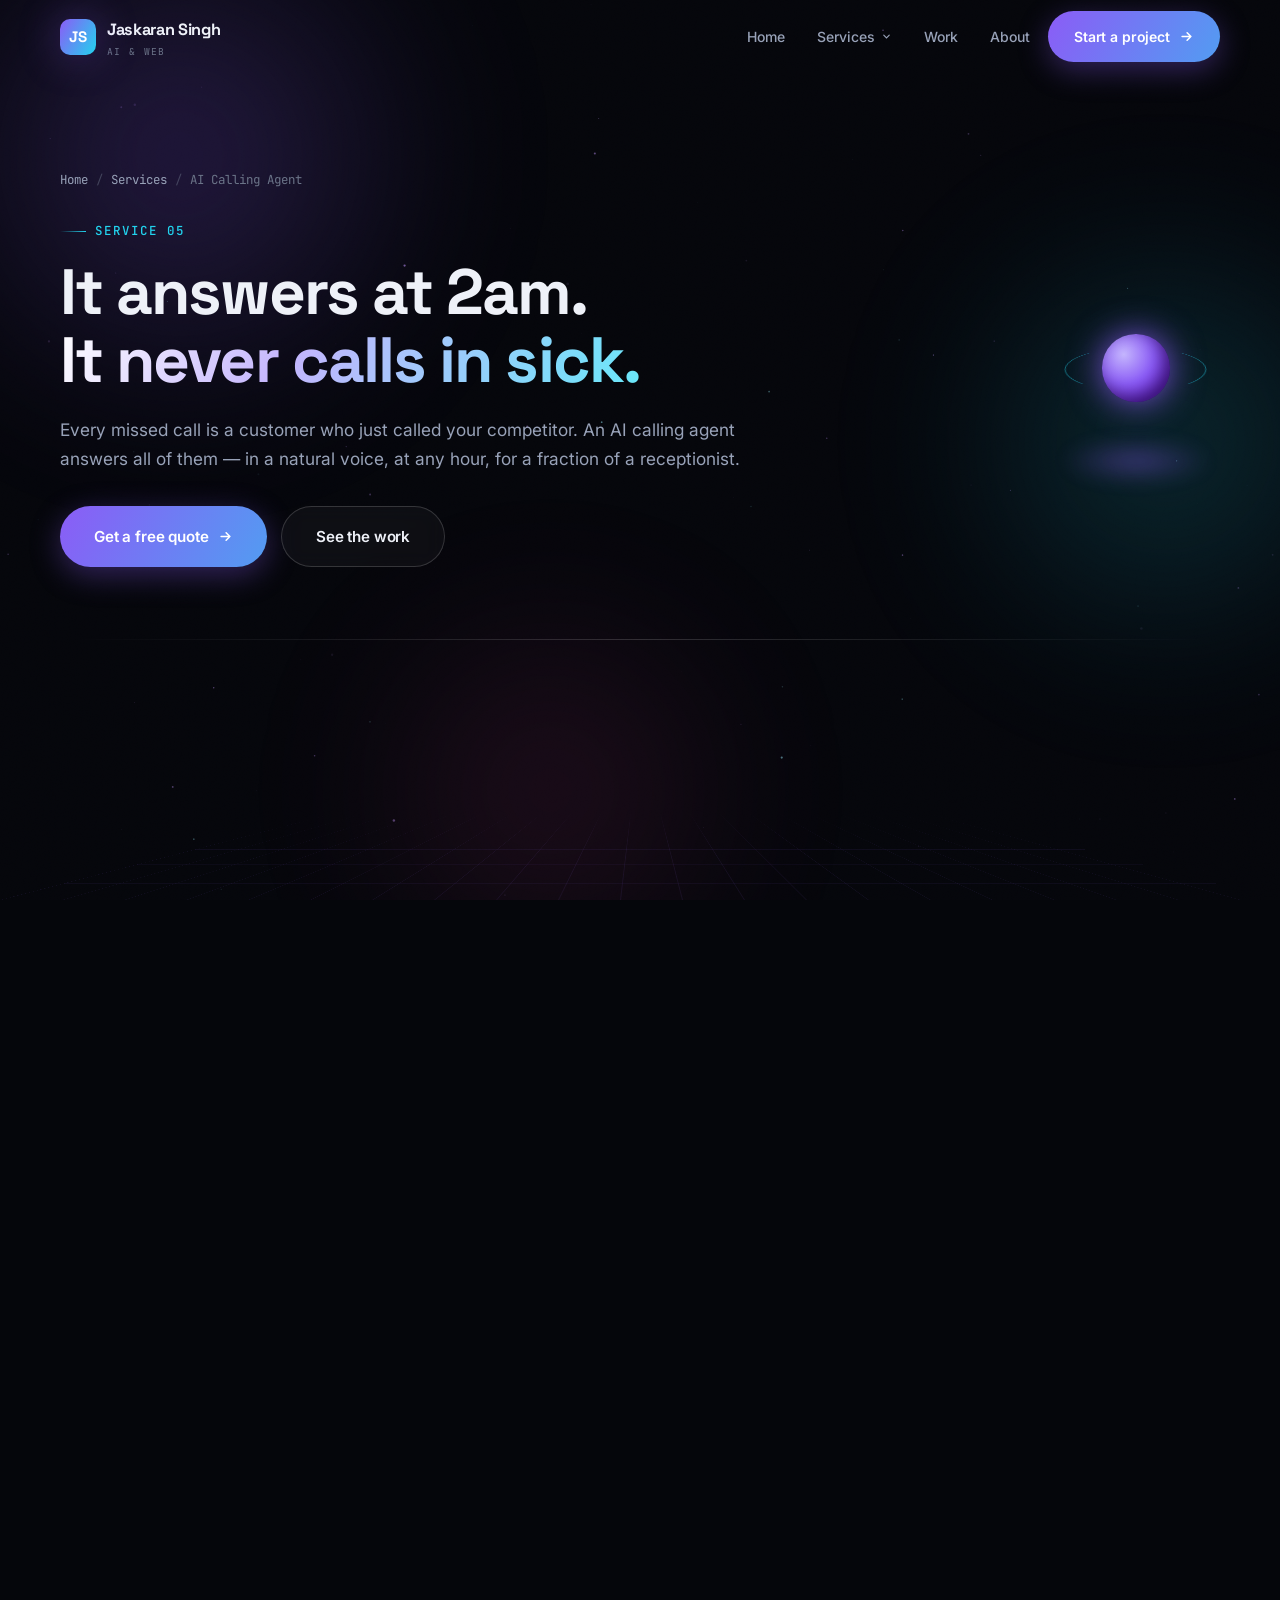
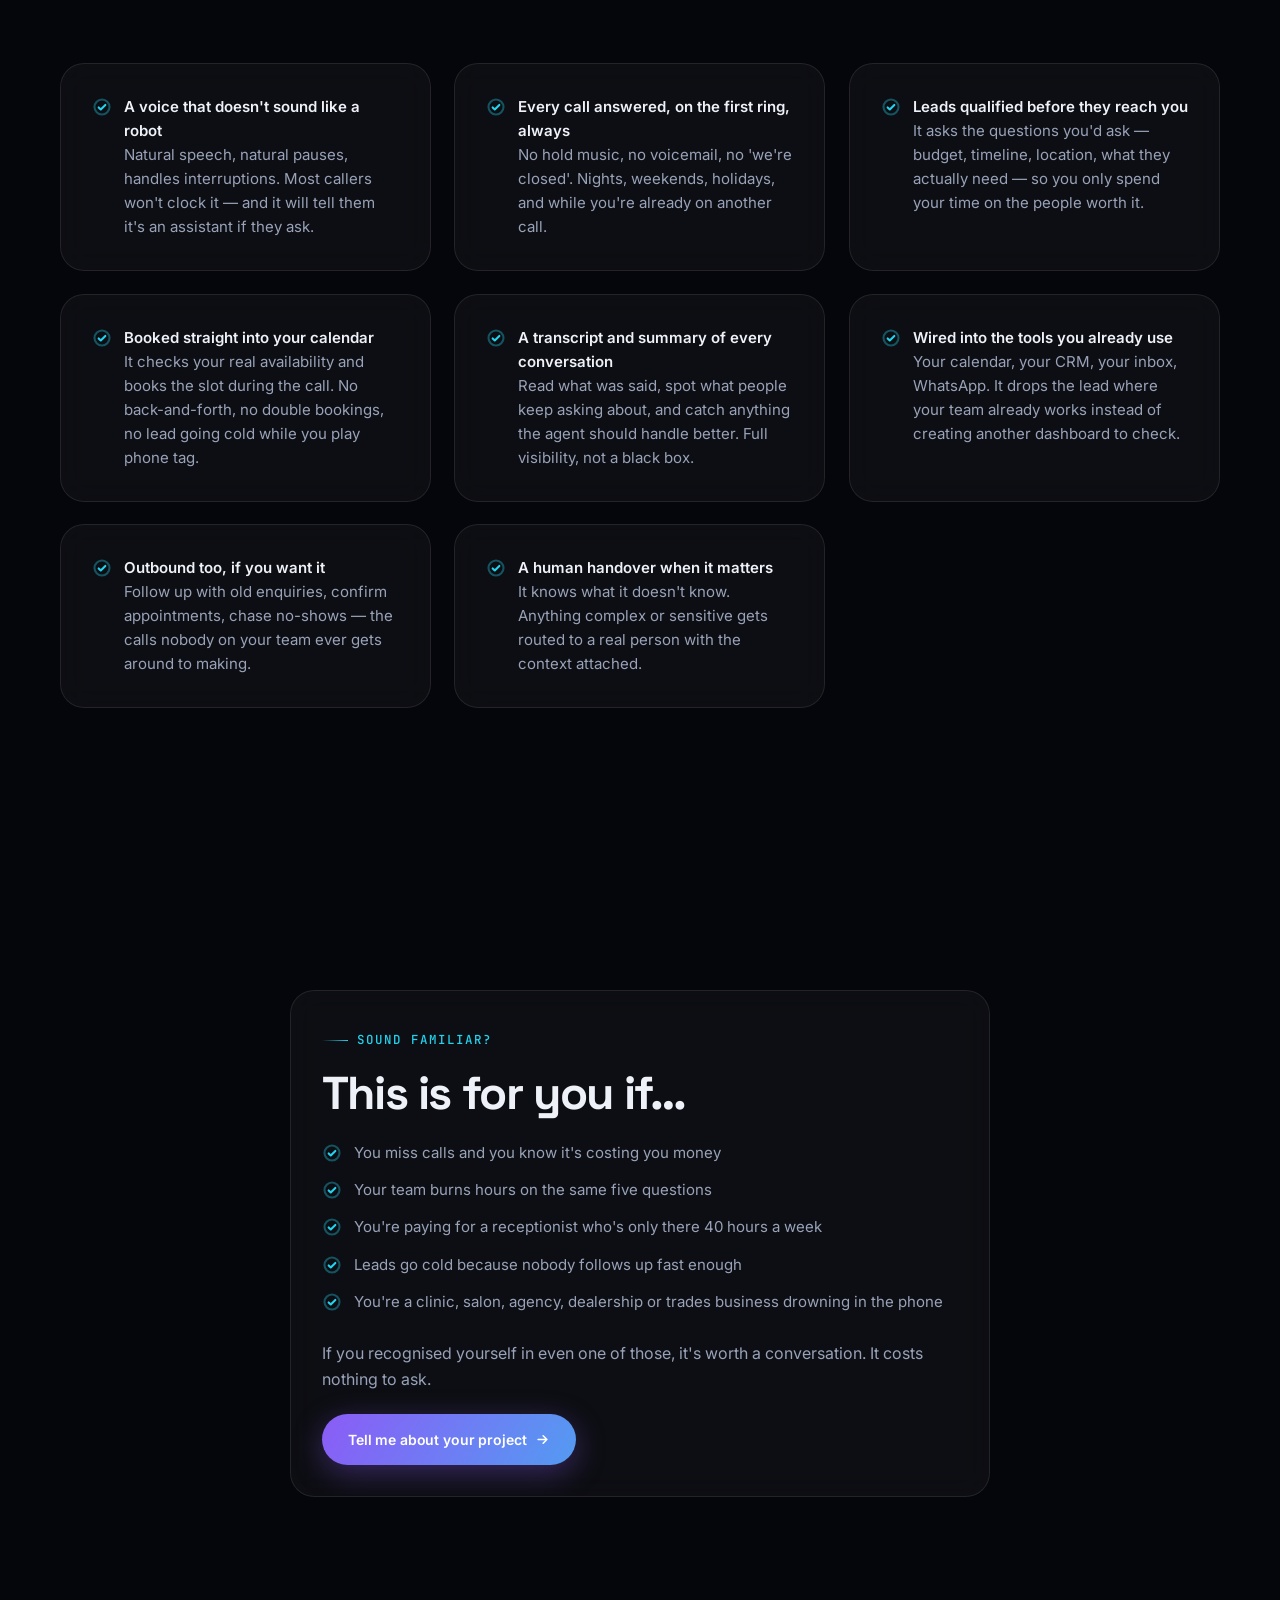
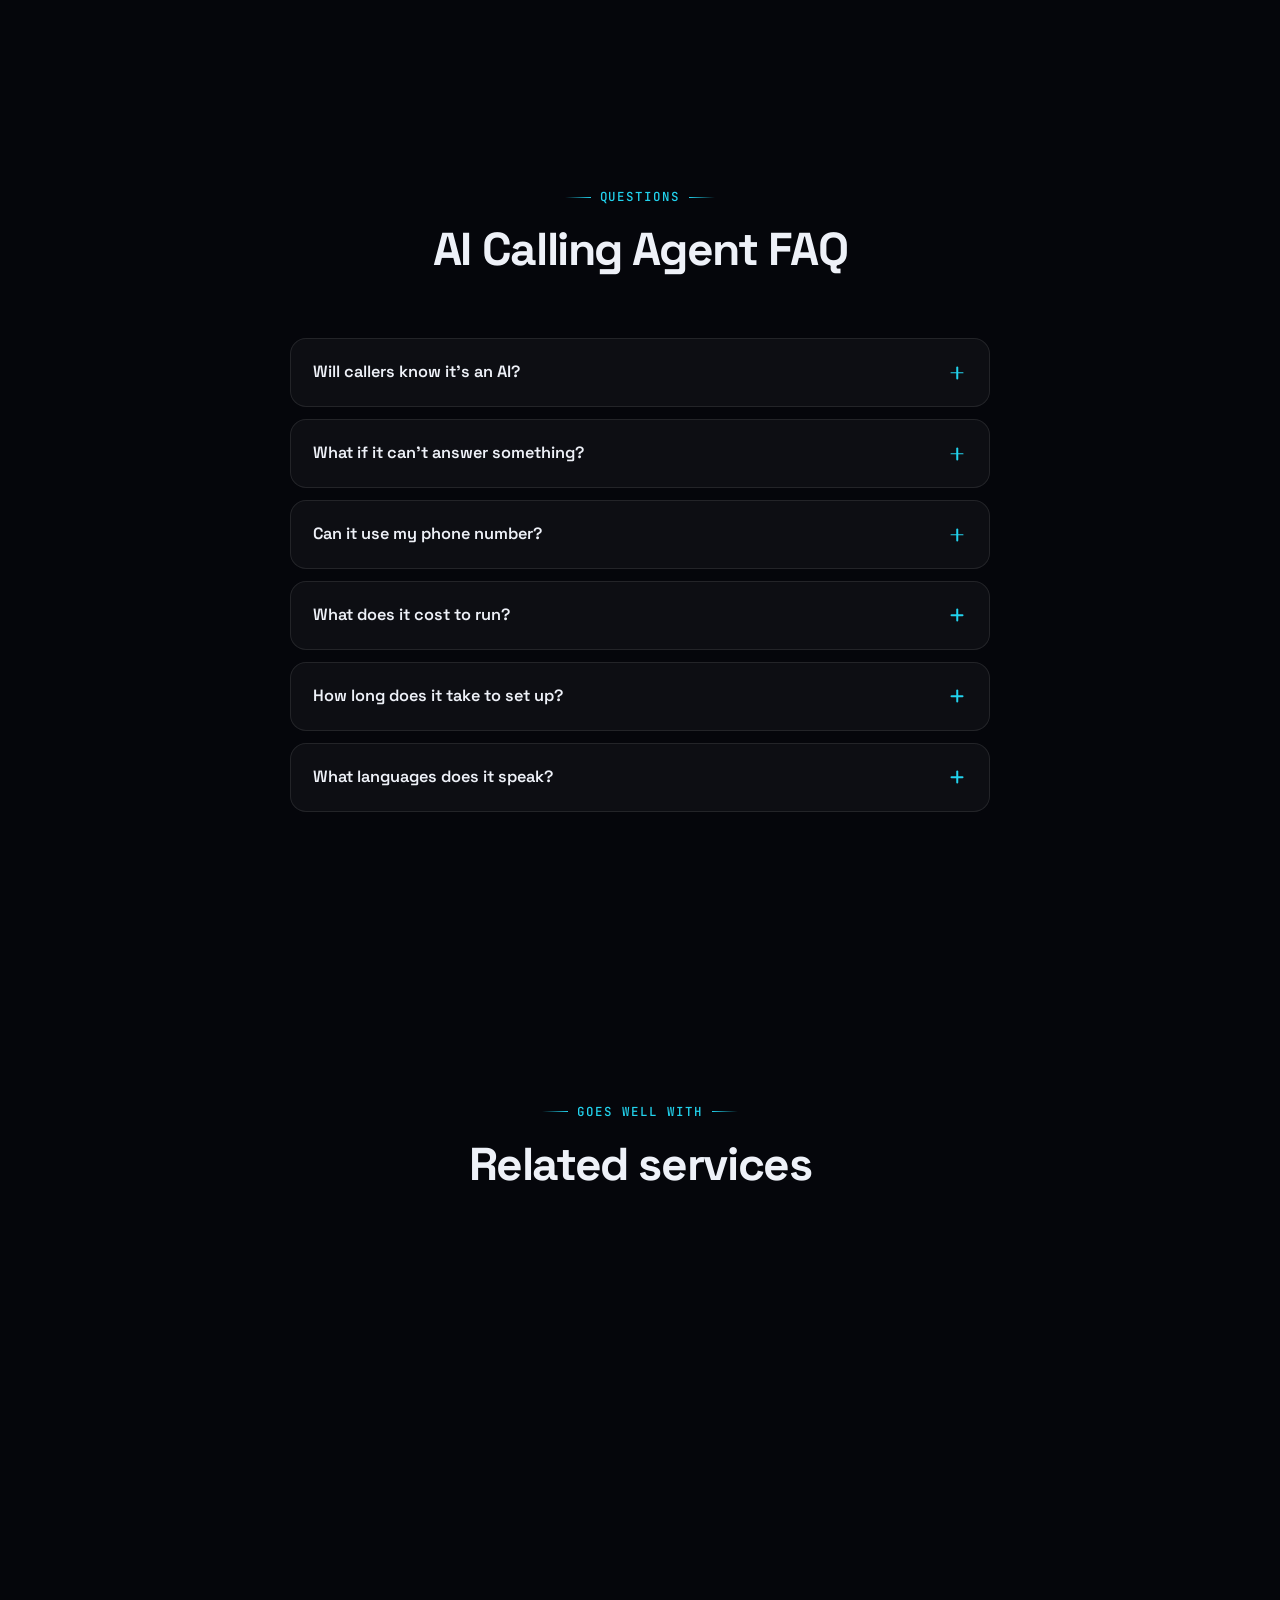
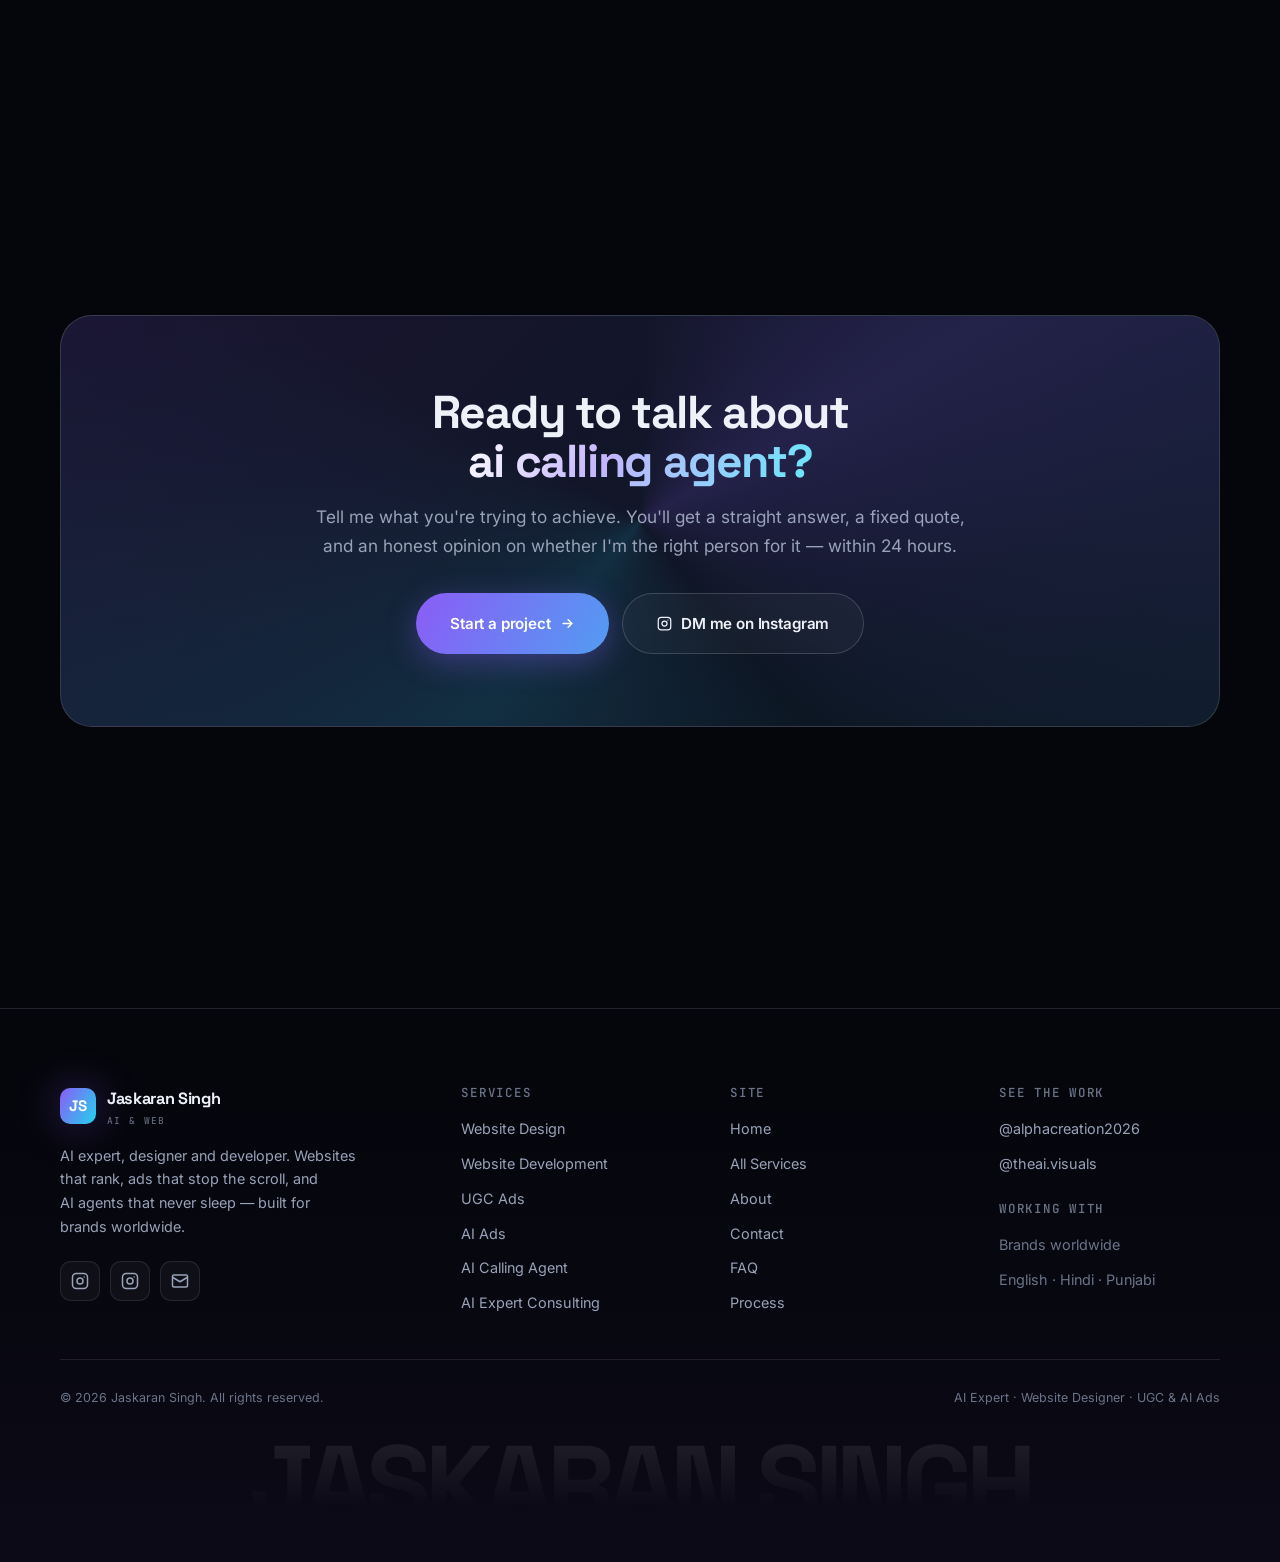
<file: ai-calling-agent.html>
<!DOCTYPE html>
<html lang="en">
<head>
<meta charset="utf-8">
<meta name="viewport" content="width=device-width, initial-scale=1">

<title>AI Calling Agent — Never Miss a Call Again | Jaskaran Singh</title>
<meta name="description" content="An AI voice agent that answers every call 24/7 in a natural human voice, qualifies leads, books appointments into your calendar and sends you the transcript.">
<meta name="keywords" content="AI calling agent, AI voice agent, AI phone agent, AI receptionist, automated call answering, AI appointment booking, voice AI for business, AI cold calling">
<meta name="author" content="Jaskaran Singh">
<meta name="robots" content="index, follow, max-image-preview:large, max-snippet:-1, max-video-preview:-1">
<link rel="canonical" href="https://newgmail2002-wq.github.io/my-web/ai-calling-agent.html">

<meta property="og:type" content="website">
<meta property="og:site_name" content="Jaskaran Singh">
<meta property="og:title" content="AI Calling Agent — Never Miss a Call Again | Jaskaran Singh">
<meta property="og:description" content="An AI voice agent that answers every call 24/7 in a natural human voice, qualifies leads, books appointments into your calendar and sends you the transcript.">
<meta property="og:url" content="https://newgmail2002-wq.github.io/my-web/ai-calling-agent.html">
<meta property="og:image" content="https://newgmail2002-wq.github.io/my-web/assets/img/og-cover.jpg">
<meta property="og:image:width" content="1200">
<meta property="og:image:height" content="630">
<meta property="og:locale" content="en_US">

<meta name="twitter:card" content="summary_large_image">
<meta name="twitter:title" content="AI Calling Agent — Never Miss a Call Again | Jaskaran Singh">
<meta name="twitter:description" content="An AI voice agent that answers every call 24/7 in a natural human voice, qualifies leads, books appointments into your calendar and sends you the transcript.">
<meta name="twitter:image" content="https://newgmail2002-wq.github.io/my-web/assets/img/og-cover.jpg">

<meta name="theme-color" content="#05060b">
<link rel="icon" href="assets/img/favicon.svg" type="image/svg+xml">
<link rel="apple-touch-icon" href="assets/img/jaskaran-singh.jpg">
<link rel="manifest" href="site.webmanifest">

<link rel="preconnect" href="https://fonts.googleapis.com">
<link rel="preconnect" href="https://fonts.gstatic.com" crossorigin>
<link rel="stylesheet" href="https://fonts.googleapis.com/css2?family=Space+Grotesk:wght@500;600;700&family=Inter:wght@400;500;600&family=JetBrains+Mono:wght@400;500&display=swap" media="print" onload="this.media='all'">
<noscript><link rel="stylesheet" href="https://fonts.googleapis.com/css2?family=Space+Grotesk:wght@500;600;700&family=Inter:wght@400;500;600&family=JetBrains+Mono:wght@400;500&display=swap"></noscript>

<link rel="stylesheet" href="assets/css/main.css">

<script type="application/ld+json">
{
  "@context": "https://schema.org",
  "@graph": [
    {
      "@type": "Service",
      "@id": "https://newgmail2002-wq.github.io/my-web/ai-calling-agent.html#service",
      "name": "AI Calling Agent",
      "serviceType": "AI Calling Agent",
      "description": "An AI voice agent that answers every call 24/7 in a natural human voice, qualifies leads, books appointments into your calendar and sends you the transcript.",
      "url": "https://newgmail2002-wq.github.io/my-web/ai-calling-agent.html",
      "provider": {
        "@type": "Person",
        "name": "Jaskaran Singh",
        "url": "https://newgmail2002-wq.github.io/my-web/",
        "image": "https://newgmail2002-wq.github.io/my-web/assets/img/jaskaran-singh.jpg",
        "sameAs": [
          "https://www.instagram.com/alphacreation2026/",
          "https://www.instagram.com/theai.visuals/"
        ]
      },
      "areaServed": "Worldwide",
      "availableLanguage": [
        "English",
        "Hindi",
        "Punjabi"
      ]
    },
    {
      "@type": "BreadcrumbList",
      "itemListElement": [
        {
          "@type": "ListItem",
          "position": 1,
          "name": "Home",
          "item": "https://newgmail2002-wq.github.io/my-web/"
        },
        {
          "@type": "ListItem",
          "position": 2,
          "name": "Services",
          "item": "https://newgmail2002-wq.github.io/my-web/services.html"
        },
        {
          "@type": "ListItem",
          "position": 3,
          "name": "AI Calling Agent",
          "item": "https://newgmail2002-wq.github.io/my-web/ai-calling-agent.html"
        }
      ]
    },
    {
      "@type": "FAQPage",
      "@id": "https://newgmail2002-wq.github.io/my-web/ai-calling-agent.html#faq",
      "mainEntity": [
        {
          "@type": "Question",
          "name": "Will callers know it's an AI?",
          "acceptedAnswer": {
            "@type": "Answer",
            "text": "Many won't notice, and it's built to be upfront rather than deceptive — if someone asks whether they're talking to a person, it says it's an assistant. Some regions also require disclosure on recorded or AI-handled calls, and I'll set that up correctly for where you operate."
          }
        },
        {
          "@type": "Question",
          "name": "What if it can't answer something?",
          "acceptedAnswer": {
            "@type": "Answer",
            "text": "It hands off to a human with the full context, or takes a message and flags it — whichever you prefer. It's built to escalate rather than guess, because a confident wrong answer is worse than 'let me get someone for you'."
          }
        },
        {
          "@type": "Question",
          "name": "Can it use my phone number?",
          "acceptedAnswer": {
            "@type": "Answer",
            "text": "Yes. It can take over your existing number, sit on a new one, or only pick up calls you don't answer within a few rings — so your team still gets first shot."
          }
        },
        {
          "@type": "Question",
          "name": "What does it cost to run?",
          "acceptedAnswer": {
            "@type": "Answer",
            "text": "There's the build, and then usage-based costs for the voice and telephony — you pay for the minutes it actually handles. I'll give you a realistic monthly estimate based on your call volume before you commit, not after."
          }
        },
        {
          "@type": "Question",
          "name": "How long does it take to set up?",
          "acceptedAnswer": {
            "@type": "Answer",
            "text": "Typically one to two weeks, depending on how many systems it connects to and how much of your business logic it needs to learn. You'll test it thoroughly before it ever answers a real customer."
          }
        },
        {
          "@type": "Question",
          "name": "What languages does it speak?",
          "acceptedAnswer": {
            "@type": "Answer",
            "text": "Plenty, including English, Hindi and Punjabi — and it can switch mid-call if your caller does."
          }
        }
      ]
    }
  ]
}
</script>
</head>

<body>
<a class="skip-link" href="#main">Skip to content</a>
<div class="progress" aria-hidden="true"></div>

<div class="ambient" aria-hidden="true">
  <canvas id="stars"></canvas>
  <div class="aurora aurora--1"></div>
  <div class="aurora aurora--2"></div>
  <div class="aurora aurora--3"></div>
  <div class="grid-floor"></div>
</div>
<div class="noise" aria-hidden="true"></div>
<div class="cursor-glow" aria-hidden="true"></div>

<header class="nav">
  <div class="nav__inner">
    <a class="logo" href="index.html" aria-label="Jaskaran Singh — home">
      <span class="logo__mark">JS</span>
      <span class="logo__text">
        Jaskaran Singh
        <small>AI &amp; Web</small>
      </span>
    </a>

    <nav class="nav__links" aria-label="Main">
      <a class="nav__link" href="index.html">Home</a>

      <div class="nav__item">
        <a class="nav__link nav__toggle" href="services.html">
          Services
          <svg viewBox="0 0 24 24" fill="none" stroke="currentColor" stroke-width="2.5" stroke-linecap="round" aria-hidden="true"><path d="M6 9l6 6 6-6"/></svg>
        </a>
        <div class="nav__menu">
          <a href="website-design.html"><i></i>Website Design</a>
          <a href="website-development.html"><i></i>Website Development</a>
          <a href="ugc-ads.html"><i></i>UGC Ads</a>
          <a href="ai-ads.html"><i></i>AI Ads</a>
          <a href="ai-calling-agent.html"><i></i>AI Calling Agent</a>
          <a href="ai-expert.html"><i></i>AI Expert Consulting</a>
        </div>
      </div>

      <a class="nav__link" href="index.html#work">Work</a>
      <a class="nav__link" href="about.html">About</a>
      <a class="btn btn--primary" href="contact.html" data-magnetic>
        Start a project
        <svg viewBox="0 0 24 24" fill="none" stroke="currentColor" stroke-width="2.5" stroke-linecap="round" stroke-linejoin="round" aria-hidden="true"><path d="M5 12h14M13 6l6 6-6 6"/></svg>
      </a>
    </nav>

    <button class="burger" aria-label="Open menu" aria-expanded="false" aria-controls="drawer">
      <span></span><span></span><span></span>
    </button>
  </div>
</header>

<div class="drawer" id="drawer" aria-hidden="true">
  <a href="index.html">Home</a>
  <a href="about.html">About</a>
  <a href="index.html#work">Work</a>
  <p class="drawer__label">Services</p>
  <a href="website-design.html">Website Design</a>
  <a href="website-development.html">Website Development</a>
  <a href="ugc-ads.html">UGC Ads</a>
  <a href="ai-ads.html">AI Ads</a>
  <a href="ai-calling-agent.html" aria-current="page">AI Calling Agent</a>
  <a href="ai-expert.html">AI Expert Consulting</a>
  <a class="btn btn--primary" href="contact.html">Start a project</a>
</div>

<main id="main">

<section class="page-hero">
  <div class="wrap page-hero__grid">
    <div>
      <ol class="crumbs">
        <li><a href="index.html">Home</a></li>
        <li><a href="services.html">Services</a></li>
        <li>AI Calling Agent</li>
      </ol>
      <span class="eyebrow">Service 05</span>
      <h1>It answers at 2am.<br><span class="grad-text">It never calls in sick.</span></h1>
      <p class="lead">Every missed call is a customer who just called your competitor. An AI calling agent answers all of them — in a natural voice, at any hour, for a fraction of a receptionist.</p>
      <div class="hero__cta" style="margin-top:32px; margin-bottom:0">
        <a class="btn btn--primary btn--lg" href="contact.html?service=ai-calling-agent" data-magnetic>Get a free quote <svg viewBox="0 0 24 24" fill="none" stroke="currentColor" stroke-width="2.5" stroke-linecap="round" stroke-linejoin="round" aria-hidden="true"><path d="M5 12h14M13 6l6 6-6 6"/></svg></a>
        <a class="btn btn--ghost btn--lg" href="index.html#work">See the work</a>
      </div>
    </div>
    <div class="icon3d icon3d--xl" aria-hidden="true"><div class="icon3d__obj i-orb"><div class="sonar"></div><div class="sonar"></div><div class="sonar"></div><div class="halo"></div><div class="core"></div></div></div>
  </div>
</section>

<div class="wrap"><hr class="divider"></div>

<section class="section">
  <div class="wrap wrap-narrow">
    <div data-reveal>
      <span class="eyebrow">The honest version</span>
      <h2>You're not losing leads. You're losing the ones who called while you were busy.</h2>
      <div class="stack" style="margin-top:22px">
        <p class="lead">Count the calls you missed last week — the ones that rang out while you were with a customer, driving, asleep, or it was Sunday. Most of those people didn't leave a voicemail and they didn't call back. They just called the next business on the list.</p>
        <p class="lead">An AI calling agent picks up every one of them. It sounds human, it holds a real conversation, it knows your prices and your hours, it qualifies whether the person is worth your time, and it books them straight into your calendar. Then it sends you the transcript. It costs less than a part-time receptionist and it works 168 hours a week.</p>
      </div>
    </div>
  </div>
</section>

<section class="section">
  <div class="wrap">
    <div class="section-head" data-reveal>
      <span class="eyebrow">What you get</span>
      <h2>Included as standard</h2>
    </div>
    <div class="svc-grid">
      <article class="card" data-reveal style="--d:0.00s">
        <ul class="ticks">
          <li><svg viewBox="0 0 24 24" fill="none" stroke="currentColor" stroke-width="2.5" stroke-linecap="round" stroke-linejoin="round" aria-hidden="true"><circle cx="12" cy="12" r="9" opacity=".35"/><path d="M8 12.5l2.5 2.5L16 9.5"/></svg><span><strong>A voice that doesn't sound like a robot</strong><br>Natural speech, natural pauses, handles interruptions. Most callers won't clock it — and it will tell them it's an assistant if they ask.</span></li>
        </ul>
      </article>
      <article class="card" data-reveal style="--d:0.06s">
        <ul class="ticks">
          <li><svg viewBox="0 0 24 24" fill="none" stroke="currentColor" stroke-width="2.5" stroke-linecap="round" stroke-linejoin="round" aria-hidden="true"><circle cx="12" cy="12" r="9" opacity=".35"/><path d="M8 12.5l2.5 2.5L16 9.5"/></svg><span><strong>Every call answered, on the first ring, always</strong><br>No hold music, no voicemail, no 'we're closed'. Nights, weekends, holidays, and while you're already on another call.</span></li>
        </ul>
      </article>
      <article class="card" data-reveal style="--d:0.12s">
        <ul class="ticks">
          <li><svg viewBox="0 0 24 24" fill="none" stroke="currentColor" stroke-width="2.5" stroke-linecap="round" stroke-linejoin="round" aria-hidden="true"><circle cx="12" cy="12" r="9" opacity=".35"/><path d="M8 12.5l2.5 2.5L16 9.5"/></svg><span><strong>Leads qualified before they reach you</strong><br>It asks the questions you'd ask — budget, timeline, location, what they actually need — so you only spend your time on the people worth it.</span></li>
        </ul>
      </article>
      <article class="card" data-reveal style="--d:0.18s">
        <ul class="ticks">
          <li><svg viewBox="0 0 24 24" fill="none" stroke="currentColor" stroke-width="2.5" stroke-linecap="round" stroke-linejoin="round" aria-hidden="true"><circle cx="12" cy="12" r="9" opacity=".35"/><path d="M8 12.5l2.5 2.5L16 9.5"/></svg><span><strong>Booked straight into your calendar</strong><br>It checks your real availability and books the slot during the call. No back-and-forth, no double bookings, no lead going cold while you play phone tag.</span></li>
        </ul>
      </article>
      <article class="card" data-reveal style="--d:0.24s">
        <ul class="ticks">
          <li><svg viewBox="0 0 24 24" fill="none" stroke="currentColor" stroke-width="2.5" stroke-linecap="round" stroke-linejoin="round" aria-hidden="true"><circle cx="12" cy="12" r="9" opacity=".35"/><path d="M8 12.5l2.5 2.5L16 9.5"/></svg><span><strong>A transcript and summary of every conversation</strong><br>Read what was said, spot what people keep asking about, and catch anything the agent should handle better. Full visibility, not a black box.</span></li>
        </ul>
      </article>
      <article class="card" data-reveal style="--d:0.30s">
        <ul class="ticks">
          <li><svg viewBox="0 0 24 24" fill="none" stroke="currentColor" stroke-width="2.5" stroke-linecap="round" stroke-linejoin="round" aria-hidden="true"><circle cx="12" cy="12" r="9" opacity=".35"/><path d="M8 12.5l2.5 2.5L16 9.5"/></svg><span><strong>Wired into the tools you already use</strong><br>Your calendar, your CRM, your inbox, WhatsApp. It drops the lead where your team already works instead of creating another dashboard to check.</span></li>
        </ul>
      </article>
      <article class="card" data-reveal style="--d:0.36s">
        <ul class="ticks">
          <li><svg viewBox="0 0 24 24" fill="none" stroke="currentColor" stroke-width="2.5" stroke-linecap="round" stroke-linejoin="round" aria-hidden="true"><circle cx="12" cy="12" r="9" opacity=".35"/><path d="M8 12.5l2.5 2.5L16 9.5"/></svg><span><strong>Outbound too, if you want it</strong><br>Follow up with old enquiries, confirm appointments, chase no-shows — the calls nobody on your team ever gets around to making.</span></li>
        </ul>
      </article>
      <article class="card" data-reveal style="--d:0.42s">
        <ul class="ticks">
          <li><svg viewBox="0 0 24 24" fill="none" stroke="currentColor" stroke-width="2.5" stroke-linecap="round" stroke-linejoin="round" aria-hidden="true"><circle cx="12" cy="12" r="9" opacity=".35"/><path d="M8 12.5l2.5 2.5L16 9.5"/></svg><span><strong>A human handover when it matters</strong><br>It knows what it doesn't know. Anything complex or sensitive gets routed to a real person with the context attached.</span></li>
        </ul>
      </article>
    </div>
  </div>
</section>

<section class="section">
  <div class="wrap wrap-narrow">
    <div class="card" data-reveal="scale">
      <span class="eyebrow">Sound familiar?</span>
      <h2 style="margin-bottom:24px">This is for you if…</h2>
      <ul class="ticks">
        <li><svg viewBox="0 0 24 24" fill="none" stroke="currentColor" stroke-width="2.5" stroke-linecap="round" stroke-linejoin="round" aria-hidden="true"><circle cx="12" cy="12" r="9" opacity=".35"/><path d="M8 12.5l2.5 2.5L16 9.5"/></svg><span>You miss calls and you know it's costing you money</span></li>
        <li><svg viewBox="0 0 24 24" fill="none" stroke="currentColor" stroke-width="2.5" stroke-linecap="round" stroke-linejoin="round" aria-hidden="true"><circle cx="12" cy="12" r="9" opacity=".35"/><path d="M8 12.5l2.5 2.5L16 9.5"/></svg><span>Your team burns hours on the same five questions</span></li>
        <li><svg viewBox="0 0 24 24" fill="none" stroke="currentColor" stroke-width="2.5" stroke-linecap="round" stroke-linejoin="round" aria-hidden="true"><circle cx="12" cy="12" r="9" opacity=".35"/><path d="M8 12.5l2.5 2.5L16 9.5"/></svg><span>You're paying for a receptionist who's only there 40 hours a week</span></li>
        <li><svg viewBox="0 0 24 24" fill="none" stroke="currentColor" stroke-width="2.5" stroke-linecap="round" stroke-linejoin="round" aria-hidden="true"><circle cx="12" cy="12" r="9" opacity=".35"/><path d="M8 12.5l2.5 2.5L16 9.5"/></svg><span>Leads go cold because nobody follows up fast enough</span></li>
        <li><svg viewBox="0 0 24 24" fill="none" stroke="currentColor" stroke-width="2.5" stroke-linecap="round" stroke-linejoin="round" aria-hidden="true"><circle cx="12" cy="12" r="9" opacity=".35"/><path d="M8 12.5l2.5 2.5L16 9.5"/></svg><span>You're a clinic, salon, agency, dealership or trades business drowning in the phone</span></li>
      </ul>
      <p class="muted" style="margin-top:26px">If you recognised yourself in even one of those, it's worth a conversation. It costs nothing to ask.</p>
      <a class="btn btn--primary" href="contact.html?service=ai-calling-agent" style="margin-top:22px" data-magnetic>Tell me about your project <svg viewBox="0 0 24 24" fill="none" stroke="currentColor" stroke-width="2.5" stroke-linecap="round" stroke-linejoin="round" aria-hidden="true"><path d="M5 12h14M13 6l6 6-6 6"/></svg></a>
    </div>
  </div>
</section>

<section class="section">
  <div class="wrap wrap-narrow">
    <div class="section-head center" data-reveal>
      <span class="eyebrow">Questions</span>
      <h2>AI Calling Agent FAQ</h2>
    </div>
    <div class="faq">
      <details class="faq__item" data-reveal>
        <summary class="faq__q">Will callers know it's an AI?<span class="faq__icon" aria-hidden="true"></span></summary>
        <div class="faq__a">Many won't notice, and it's built to be upfront rather than deceptive — if someone asks whether they're talking to a person, it says it's an assistant. Some regions also require disclosure on recorded or AI-handled calls, and I'll set that up correctly for where you operate.</div>
      </details>
      <details class="faq__item" data-reveal>
        <summary class="faq__q">What if it can't answer something?<span class="faq__icon" aria-hidden="true"></span></summary>
        <div class="faq__a">It hands off to a human with the full context, or takes a message and flags it — whichever you prefer. It's built to escalate rather than guess, because a confident wrong answer is worse than 'let me get someone for you'.</div>
      </details>
      <details class="faq__item" data-reveal>
        <summary class="faq__q">Can it use my phone number?<span class="faq__icon" aria-hidden="true"></span></summary>
        <div class="faq__a">Yes. It can take over your existing number, sit on a new one, or only pick up calls you don't answer within a few rings — so your team still gets first shot.</div>
      </details>
      <details class="faq__item" data-reveal>
        <summary class="faq__q">What does it cost to run?<span class="faq__icon" aria-hidden="true"></span></summary>
        <div class="faq__a">There's the build, and then usage-based costs for the voice and telephony — you pay for the minutes it actually handles. I'll give you a realistic monthly estimate based on your call volume before you commit, not after.</div>
      </details>
      <details class="faq__item" data-reveal>
        <summary class="faq__q">How long does it take to set up?<span class="faq__icon" aria-hidden="true"></span></summary>
        <div class="faq__a">Typically one to two weeks, depending on how many systems it connects to and how much of your business logic it needs to learn. You'll test it thoroughly before it ever answers a real customer.</div>
      </details>
      <details class="faq__item" data-reveal>
        <summary class="faq__q">What languages does it speak?<span class="faq__icon" aria-hidden="true"></span></summary>
        <div class="faq__a">Plenty, including English, Hindi and Punjabi — and it can switch mid-call if your caller does.</div>
      </details>
    </div>
  </div>
</section>

<section class="section">
  <div class="wrap">
    <div class="section-head center" data-reveal>
      <span class="eyebrow">Goes well with</span>
      <h2>Related services</h2>
    </div>
    <div class="svc-grid">
      <a class="card card--tilt svc" href="ai-expert.html" data-reveal>
        <div class="svc__head">
          <div class="icon3d" aria-hidden="true"><div class="icon3d__obj i-atom"><div class="orbit"></div><div class="orbit"></div><div class="orbit"></div></div><div class="nucleus"></div></div>
          <span class="svc__num">06</span>
        </div>
        <div>
          <h3>AI Expert Consulting</h3>
          <p>Every business is being told to 'use AI'. Almost nobody is being told which parts, why, or what it's actually worth. That's the conversation I have.</p>
        </div>
        <span class="link-arrow">Explore AI Expert Consulting <svg viewBox="0 0 24 24" fill="none" stroke="currentColor" stroke-width="2.5" stroke-linecap="round" stroke-linejoin="round" aria-hidden="true"><path d="M5 12h14M13 6l6 6-6 6"/></svg></span>
      </a>
      <a class="card card--tilt svc" href="website-development.html" data-reveal>
        <div class="svc__head">
          <div class="icon3d" aria-hidden="true"><div class="icon3d__obj i-stack"><div class="plane"></div><div class="plane"></div><div class="plane"></div><div class="plane"></div></div></div>
          <span class="svc__num">02</span>
        </div>
        <div>
          <h3>Website Development</h3>
          <p>A slow site loses customers before it loses rankings. I build clean, fast, standards-based sites engineered so both people and search engines can actually get to your content.</p>
        </div>
        <span class="link-arrow">Explore Website Development <svg viewBox="0 0 24 24" fill="none" stroke="currentColor" stroke-width="2.5" stroke-linecap="round" stroke-linejoin="round" aria-hidden="true"><path d="M5 12h14M13 6l6 6-6 6"/></svg></span>
      </a>
      <a class="card card--tilt svc" href="ai-ads.html" data-reveal>
        <div class="svc__head">
          <div class="icon3d" aria-hidden="true"><div class="icon3d__obj i-fan"><div class="ad"></div><div class="ad"></div><div class="ad"></div></div></div>
          <span class="svc__num">04</span>
        </div>
        <div>
          <h3>AI Ads</h3>
          <p>You don't have a creative problem. You have a volume problem — you can't test what you can't afford to make. AI ads break that ceiling.</p>
        </div>
        <span class="link-arrow">Explore AI Ads <svg viewBox="0 0 24 24" fill="none" stroke="currentColor" stroke-width="2.5" stroke-linecap="round" stroke-linejoin="round" aria-hidden="true"><path d="M5 12h14M13 6l6 6-6 6"/></svg></span>
      </a>
    </div>
  </div>
</section>

<section class="section">
  <div class="wrap">
    <div class="cta-band" data-reveal="scale">
      <h2>Ready to talk about<br><span class="grad-text">ai calling agent?</span></h2>
      <p class="lead">Tell me what you're trying to achieve. You'll get a straight answer, a fixed quote, and an honest opinion on whether I'm the right person for it — within 24 hours.</p>
      <div class="cta-band__btns">
        <a class="btn btn--primary btn--lg" href="contact.html" data-magnetic>Start a project <svg viewBox="0 0 24 24" fill="none" stroke="currentColor" stroke-width="2.5" stroke-linecap="round" stroke-linejoin="round" aria-hidden="true"><path d="M5 12h14M13 6l6 6-6 6"/></svg></a>
        <a class="btn btn--ghost btn--lg" href="https://www.instagram.com/alphacreation2026/" target="_blank" rel="noopener noreferrer"><svg viewBox="0 0 24 24" fill="none" stroke="currentColor" stroke-width="2" aria-hidden="true"><rect x="2" y="2" width="20" height="20" rx="5"/><circle cx="12" cy="12" r="4"/><circle cx="17.5" cy="6.5" r="1" fill="currentColor" stroke="none"/></svg> DM me on Instagram</a>
      </div>
    </div>
  </div>
</section>
</main>

<footer class="footer">
  <div class="wrap">
    <div class="footer__grid">

      <div class="footer__about">
        <a class="logo" href="index.html">
          <span class="logo__mark">JS</span>
          <span class="logo__text">
            Jaskaran Singh
            <small>AI &amp; Web</small>
          </span>
        </a>
        <p>AI expert, designer and developer. Websites that rank, ads that stop the scroll, and AI agents that never sleep — built for brands worldwide.</p>
        <div class="socials">
          <a class="social" href="https://www.instagram.com/alphacreation2026/" target="_blank" rel="noopener noreferrer" aria-label="Alpha Creation on Instagram"><svg viewBox="0 0 24 24" fill="none" stroke="currentColor" stroke-width="2" aria-hidden="true"><rect x="2" y="2" width="20" height="20" rx="5"/><circle cx="12" cy="12" r="4"/><circle cx="17.5" cy="6.5" r="1" fill="currentColor" stroke="none"/></svg></a>
          <a class="social" href="https://www.instagram.com/theai.visuals/" target="_blank" rel="noopener noreferrer" aria-label="AI Visuals on Instagram"><svg viewBox="0 0 24 24" fill="none" stroke="currentColor" stroke-width="2" aria-hidden="true"><rect x="2" y="2" width="20" height="20" rx="5"/><circle cx="12" cy="12" r="4"/><circle cx="17.5" cy="6.5" r="1" fill="currentColor" stroke="none"/></svg></a>
          <a class="social" href="contact.html" aria-label="Contact Jaskaran Singh">
            <svg viewBox="0 0 24 24" fill="none" stroke="currentColor" stroke-width="2" stroke-linecap="round" stroke-linejoin="round" aria-hidden="true"><rect x="2" y="4" width="20" height="16" rx="2"/><path d="M2 7l10 6 10-6"/></svg>
          </a>
        </div>
      </div>

      <div>
        <h4>Services</h4>
        <div class="footer__links">
          <a href="website-design.html">Website Design</a>
          <a href="website-development.html">Website Development</a>
          <a href="ugc-ads.html">UGC Ads</a>
          <a href="ai-ads.html">AI Ads</a>
          <a href="ai-calling-agent.html">AI Calling Agent</a>
          <a href="ai-expert.html">AI Expert Consulting</a>
        </div>
      </div>

      <div>
        <h4>Site</h4>
        <div class="footer__links">
          <a href="index.html">Home</a>
          <a href="services.html">All Services</a>
          <a href="about.html">About</a>
          <a href="contact.html">Contact</a>
          <a href="index.html#faq">FAQ</a>
          <a href="index.html#process">Process</a>
        </div>
      </div>

      <div>
        <h4>See the work</h4>
        <div class="footer__links">
          <a href="https://www.instagram.com/alphacreation2026/" target="_blank" rel="noopener noreferrer">@alphacreation2026</a>
          <a href="https://www.instagram.com/theai.visuals/" target="_blank" rel="noopener noreferrer">@theai.visuals</a>
        </div>
        <h4 style="margin-top:26px">Working with</h4>
        <div class="footer__links">
          <span class="dim" style="font-size:.9rem">Brands worldwide</span>
          <span class="dim" style="font-size:.9rem">English · Hindi · Punjabi</span>
        </div>
      </div>

    </div>

    <div class="footer__bottom">
      <p>© <span data-year>2026</span> Jaskaran Singh. All rights reserved.</p>
      <p>AI Expert · Website Designer · UGC &amp; AI Ads</p>
    </div>

    <div class="footer__mark" aria-hidden="true">JASKARAN SINGH</div>
  </div>
</footer>

<script src="assets/js/main.js" defer></script>
</body>
</html>
</file>
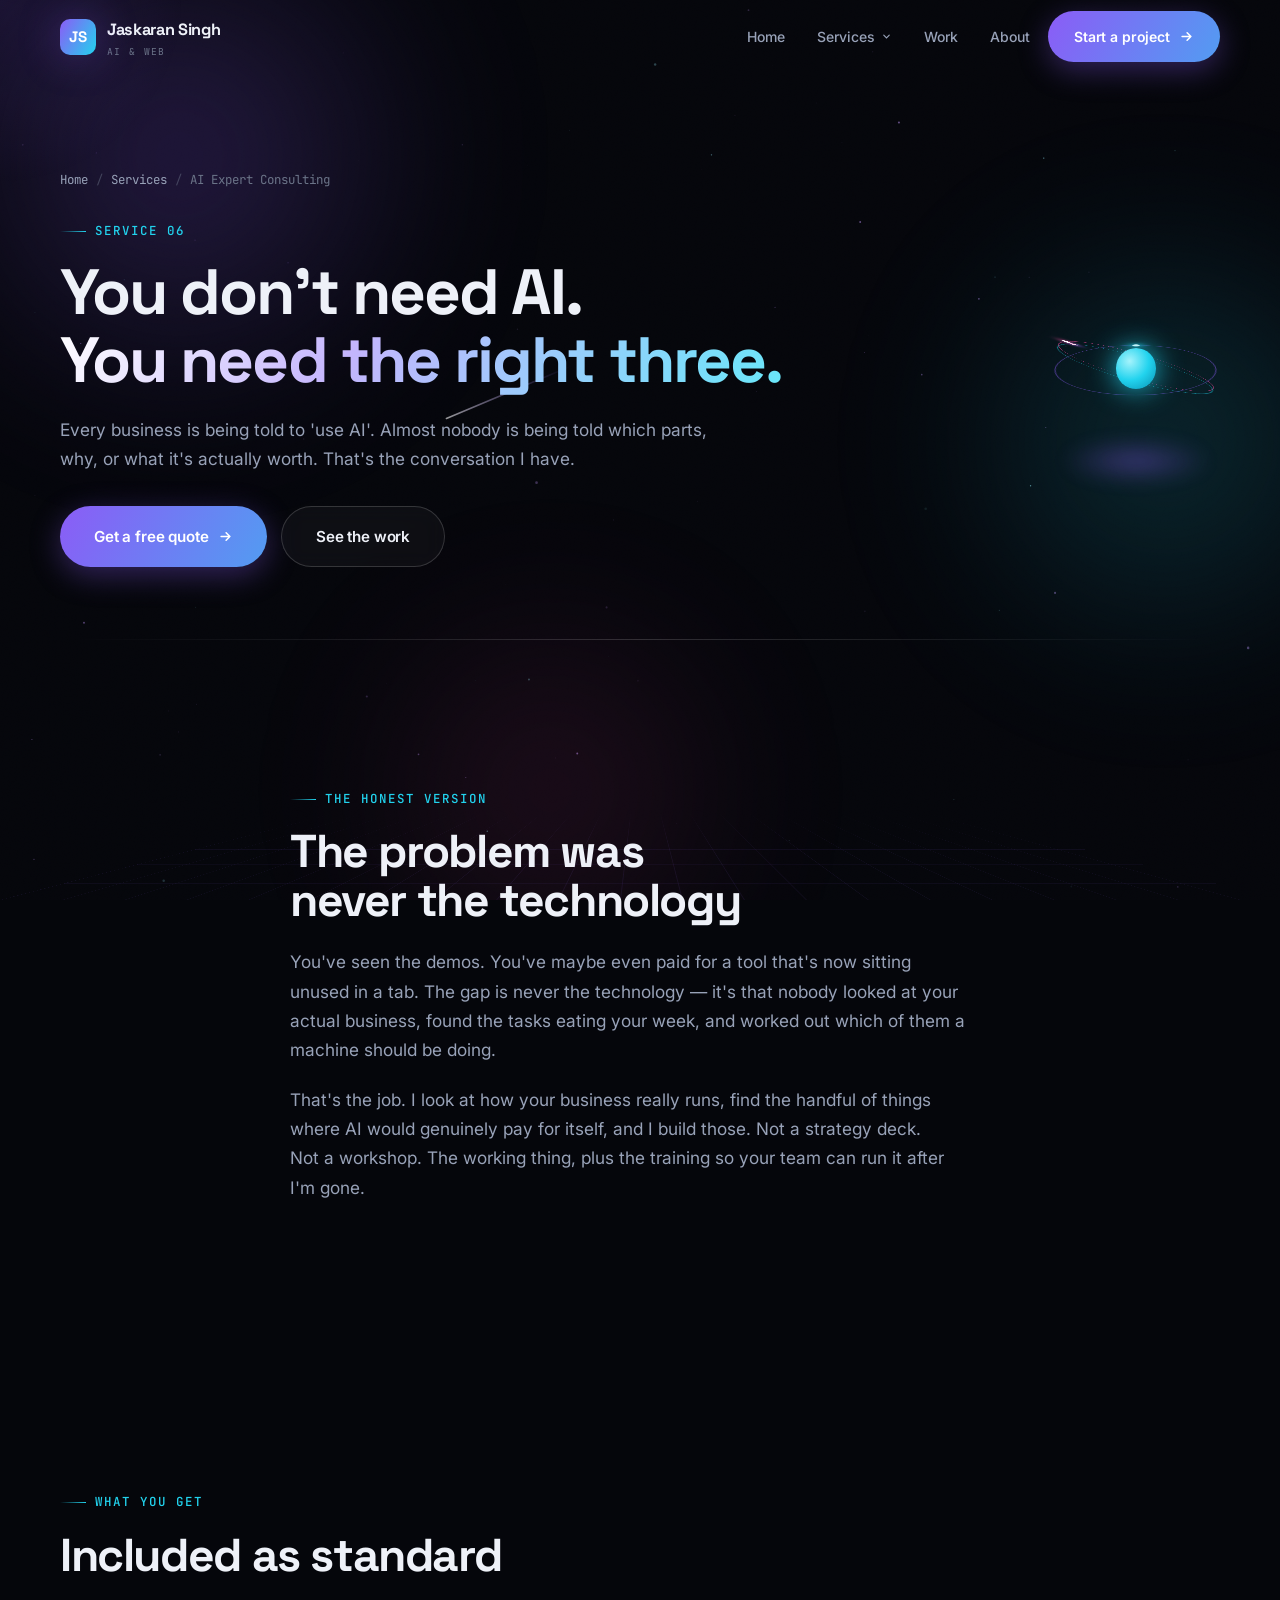
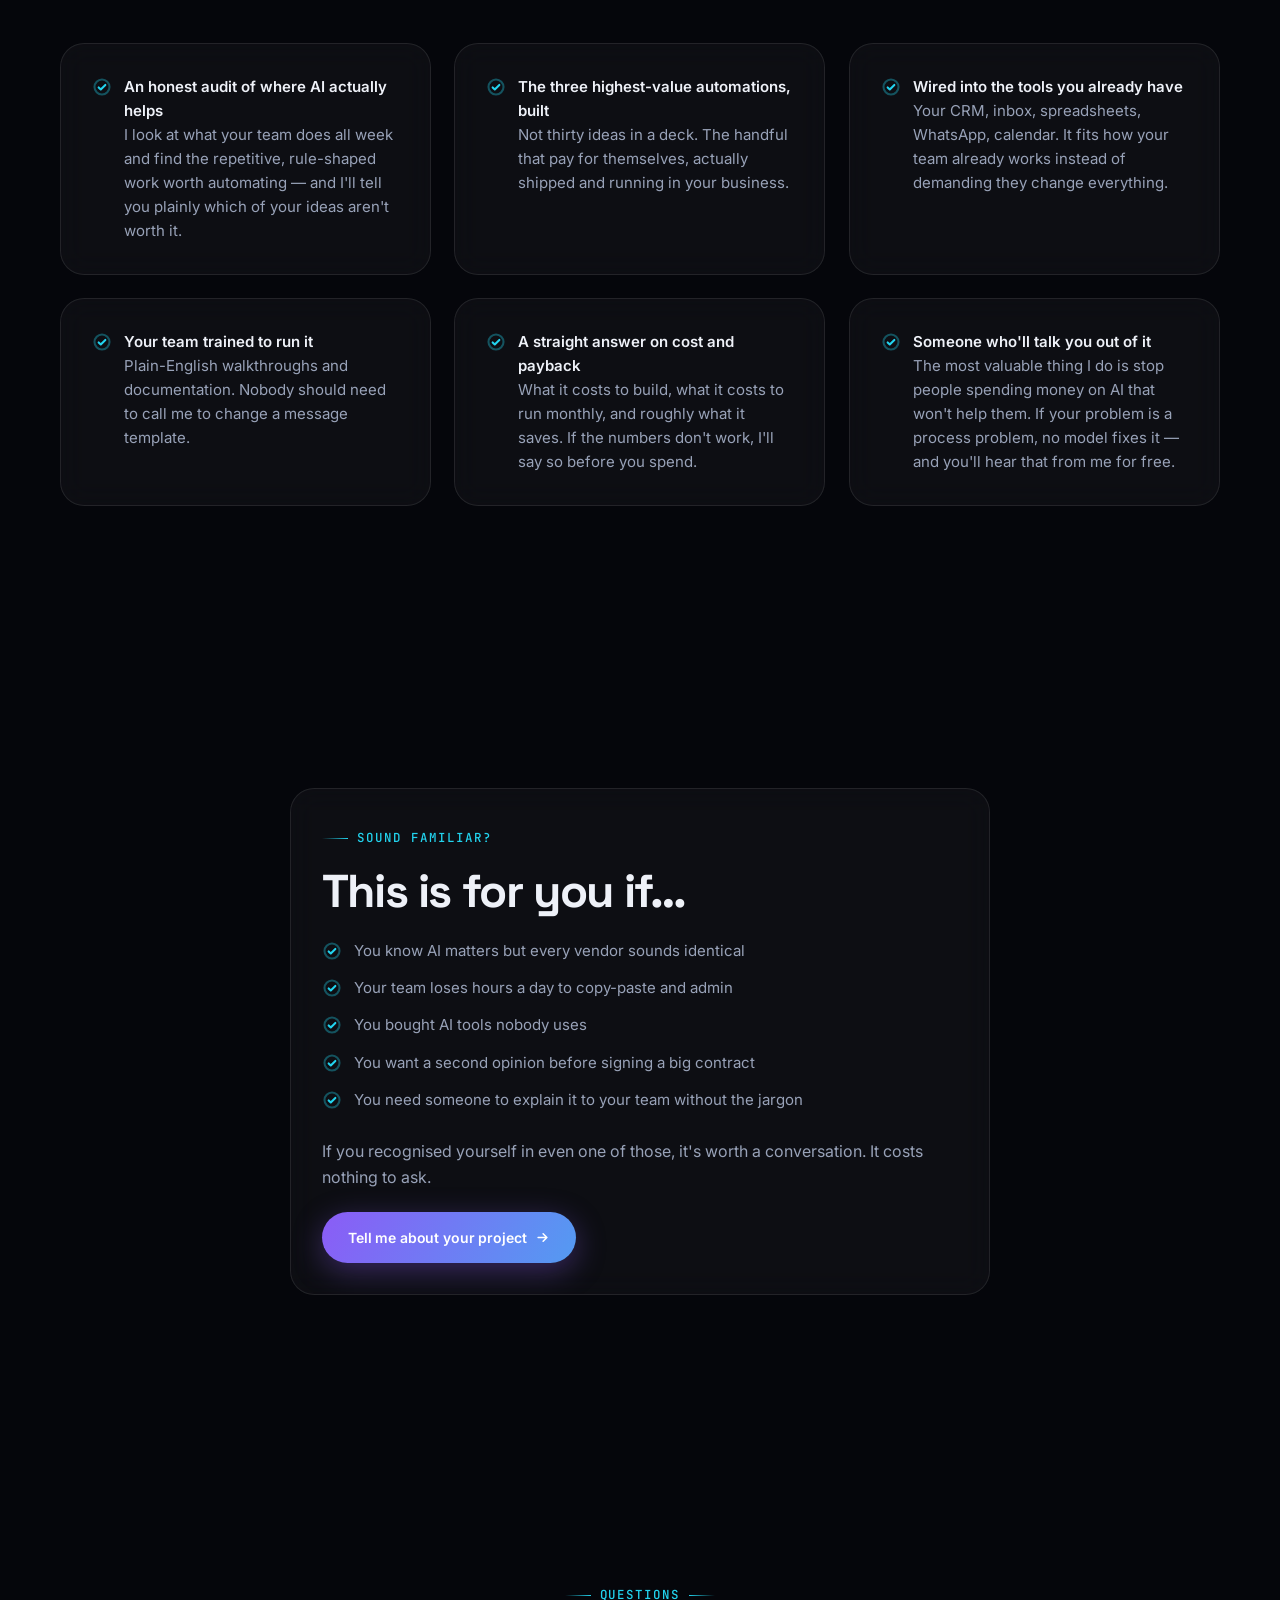
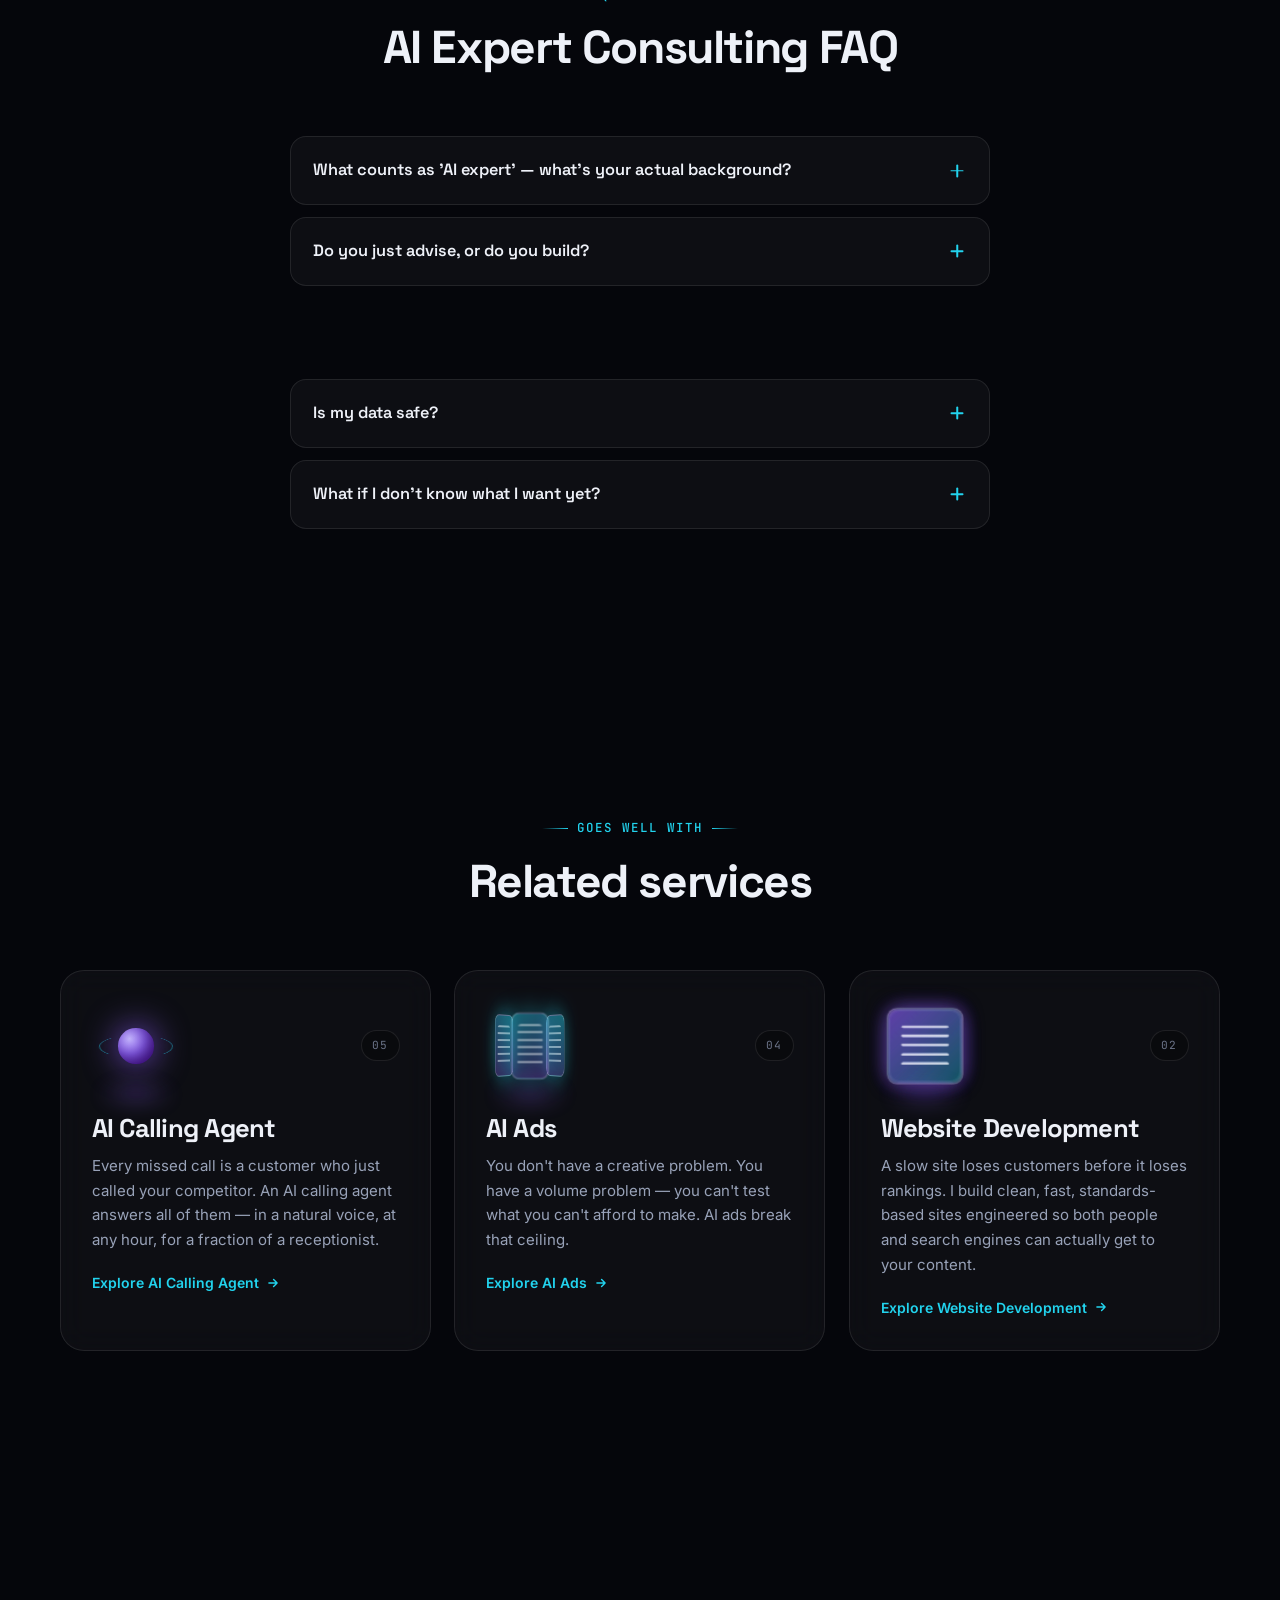
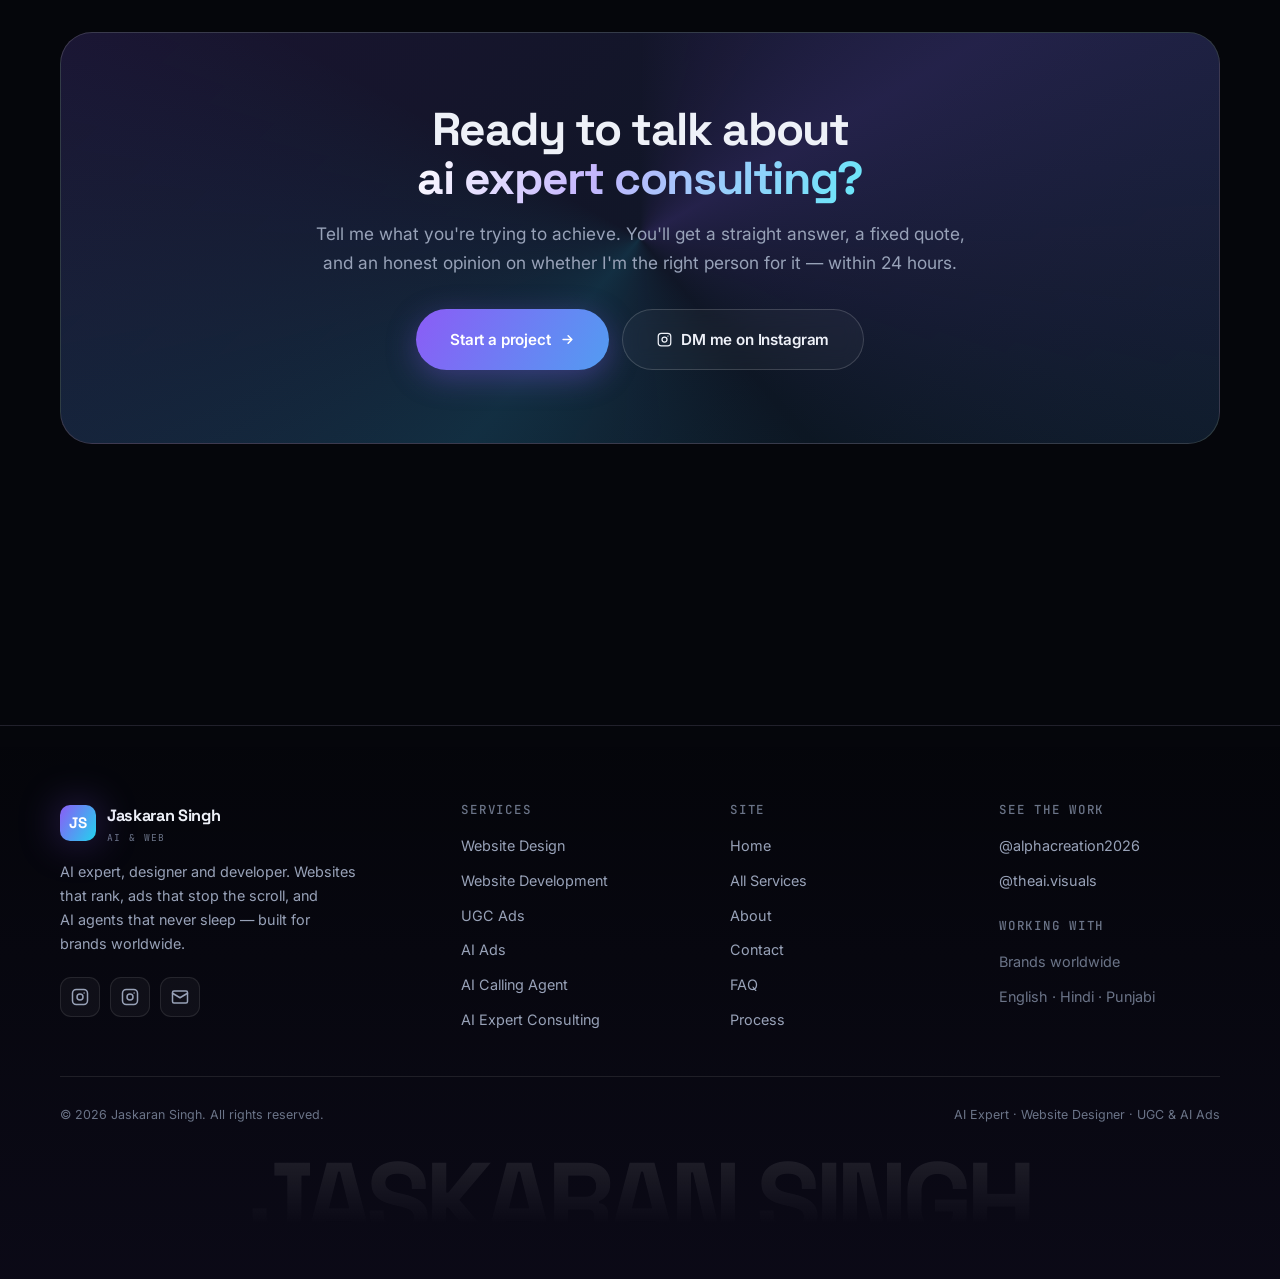
<file: ai-expert.html>
<!DOCTYPE html>
<html lang="en">
<head>
<meta charset="utf-8">
<meta name="viewport" content="width=device-width, initial-scale=1">

<title>AI Expert & AI Automation Consultant | Jaskaran Singh</title>
<meta name="description" content="You know AI should be doing something for your business — you just don't know what. I find the three tasks worth automating, build them, and train your team to run them.">
<meta name="keywords" content="AI expert, AI consultant, AI automation consultant, AI strategy, business process automation, AI integration, AI training for teams, AI implementation">
<meta name="author" content="Jaskaran Singh">
<meta name="robots" content="index, follow, max-image-preview:large, max-snippet:-1, max-video-preview:-1">
<link rel="canonical" href="https://newgmail2002-wq.github.io/my-web/ai-expert.html">

<meta property="og:type" content="website">
<meta property="og:site_name" content="Jaskaran Singh">
<meta property="og:title" content="AI Expert & AI Automation Consultant | Jaskaran Singh">
<meta property="og:description" content="You know AI should be doing something for your business — you just don't know what. I find the three tasks worth automating, build them, and train your team to run them.">
<meta property="og:url" content="https://newgmail2002-wq.github.io/my-web/ai-expert.html">
<meta property="og:image" content="https://newgmail2002-wq.github.io/my-web/assets/img/og-cover.jpg">
<meta property="og:image:width" content="1200">
<meta property="og:image:height" content="630">
<meta property="og:locale" content="en_US">

<meta name="twitter:card" content="summary_large_image">
<meta name="twitter:title" content="AI Expert & AI Automation Consultant | Jaskaran Singh">
<meta name="twitter:description" content="You know AI should be doing something for your business — you just don't know what. I find the three tasks worth automating, build them, and train your team to run them.">
<meta name="twitter:image" content="https://newgmail2002-wq.github.io/my-web/assets/img/og-cover.jpg">

<meta name="theme-color" content="#05060b">
<link rel="icon" href="assets/img/favicon.svg" type="image/svg+xml">
<link rel="apple-touch-icon" href="assets/img/jaskaran-singh.jpg">
<link rel="manifest" href="site.webmanifest">

<link rel="preconnect" href="https://fonts.googleapis.com">
<link rel="preconnect" href="https://fonts.gstatic.com" crossorigin>
<link rel="stylesheet" href="https://fonts.googleapis.com/css2?family=Space+Grotesk:wght@500;600;700&family=Inter:wght@400;500;600&family=JetBrains+Mono:wght@400;500&display=swap" media="print" onload="this.media='all'">
<noscript><link rel="stylesheet" href="https://fonts.googleapis.com/css2?family=Space+Grotesk:wght@500;600;700&family=Inter:wght@400;500;600&family=JetBrains+Mono:wght@400;500&display=swap"></noscript>

<link rel="stylesheet" href="assets/css/main.css">

<script type="application/ld+json">
{
  "@context": "https://schema.org",
  "@graph": [
    {
      "@type": "Service",
      "@id": "https://newgmail2002-wq.github.io/my-web/ai-expert.html#service",
      "name": "AI Expert Consulting",
      "serviceType": "AI Expert Consulting",
      "description": "You know AI should be doing something for your business — you just don't know what. I find the three tasks worth automating, build them, and train your team to run them.",
      "url": "https://newgmail2002-wq.github.io/my-web/ai-expert.html",
      "provider": {
        "@type": "Person",
        "name": "Jaskaran Singh",
        "url": "https://newgmail2002-wq.github.io/my-web/",
        "image": "https://newgmail2002-wq.github.io/my-web/assets/img/jaskaran-singh.jpg",
        "sameAs": [
          "https://www.instagram.com/alphacreation2026/",
          "https://www.instagram.com/theai.visuals/"
        ]
      },
      "areaServed": "Worldwide",
      "availableLanguage": [
        "English",
        "Hindi",
        "Punjabi"
      ]
    },
    {
      "@type": "BreadcrumbList",
      "itemListElement": [
        {
          "@type": "ListItem",
          "position": 1,
          "name": "Home",
          "item": "https://newgmail2002-wq.github.io/my-web/"
        },
        {
          "@type": "ListItem",
          "position": 2,
          "name": "Services",
          "item": "https://newgmail2002-wq.github.io/my-web/services.html"
        },
        {
          "@type": "ListItem",
          "position": 3,
          "name": "AI Expert Consulting",
          "item": "https://newgmail2002-wq.github.io/my-web/ai-expert.html"
        }
      ]
    },
    {
      "@type": "FAQPage",
      "@id": "https://newgmail2002-wq.github.io/my-web/ai-expert.html#faq",
      "mainEntity": [
        {
          "@type": "Question",
          "name": "What counts as 'AI expert' — what's your actual background?",
          "acceptedAnswer": {
            "@type": "Answer",
            "text": "I build and ship AI systems in production: voice agents that handle real customer calls, generated ad creative that runs on real budgets, and automations wired into real businesses. Judge it by the work on my Instagram and by the straightness of the answers you get in the first call, not by a certificate."
          }
        },
        {
          "@type": "Question",
          "name": "Do you just advise, or do you build?",
          "acceptedAnswer": {
            "@type": "Answer",
            "text": "I build. Advice without implementation tends to become a document nobody reads. If you only want a second opinion or a sanity check on a vendor, that's fine too — just say so."
          }
        },
        {
          "@type": "Question",
          "name": "Will AI replace my staff?",
          "acceptedAnswer": {
            "@type": "Answer",
            "text": "In my experience it replaces tasks, not people — the admin nobody enjoys. I'll be straight with you about what changes for your team, because pretending otherwise makes rollout fail anyway."
          }
        },
        {
          "@type": "Question",
          "name": "Is my data safe?",
          "acceptedAnswer": {
            "@type": "Answer",
            "text": "It depends entirely on the tools and the setup, and it's a real question that deserves a real answer. I'll walk you through where your data goes, what's retained, and what the options are — including keeping sensitive data out of third-party models."
          }
        },
        {
          "@type": "Question",
          "name": "What if I don't know what I want yet?",
          "acceptedAnswer": {
            "@type": "Answer",
            "text": "That's the normal starting point, and honestly the best one. Tell me what's frustrating about your week and we'll work backwards from there."
          }
        }
      ]
    }
  ]
}
</script>
</head>

<body>
<a class="skip-link" href="#main">Skip to content</a>
<div class="progress" aria-hidden="true"></div>

<div class="ambient" aria-hidden="true">
  <canvas id="stars"></canvas>
  <div class="aurora aurora--1"></div>
  <div class="aurora aurora--2"></div>
  <div class="aurora aurora--3"></div>
  <div class="grid-floor"></div>
</div>
<div class="noise" aria-hidden="true"></div>
<div class="cursor-glow" aria-hidden="true"></div>

<header class="nav">
  <div class="nav__inner">
    <a class="logo" href="index.html" aria-label="Jaskaran Singh — home">
      <span class="logo__mark">JS</span>
      <span class="logo__text">
        Jaskaran Singh
        <small>AI &amp; Web</small>
      </span>
    </a>

    <nav class="nav__links" aria-label="Main">
      <a class="nav__link" href="index.html">Home</a>

      <div class="nav__item">
        <a class="nav__link nav__toggle" href="services.html">
          Services
          <svg viewBox="0 0 24 24" fill="none" stroke="currentColor" stroke-width="2.5" stroke-linecap="round" aria-hidden="true"><path d="M6 9l6 6 6-6"/></svg>
        </a>
        <div class="nav__menu">
          <a href="website-design.html"><i></i>Website Design</a>
          <a href="website-development.html"><i></i>Website Development</a>
          <a href="ugc-ads.html"><i></i>UGC Ads</a>
          <a href="ai-ads.html"><i></i>AI Ads</a>
          <a href="ai-calling-agent.html"><i></i>AI Calling Agent</a>
          <a href="ai-expert.html"><i></i>AI Expert Consulting</a>
        </div>
      </div>

      <a class="nav__link" href="index.html#work">Work</a>
      <a class="nav__link" href="about.html">About</a>
      <a class="btn btn--primary" href="contact.html" data-magnetic>
        Start a project
        <svg viewBox="0 0 24 24" fill="none" stroke="currentColor" stroke-width="2.5" stroke-linecap="round" stroke-linejoin="round" aria-hidden="true"><path d="M5 12h14M13 6l6 6-6 6"/></svg>
      </a>
    </nav>

    <button class="burger" aria-label="Open menu" aria-expanded="false" aria-controls="drawer">
      <span></span><span></span><span></span>
    </button>
  </div>
</header>

<div class="drawer" id="drawer" aria-hidden="true">
  <a href="index.html">Home</a>
  <a href="about.html">About</a>
  <a href="index.html#work">Work</a>
  <p class="drawer__label">Services</p>
  <a href="website-design.html">Website Design</a>
  <a href="website-development.html">Website Development</a>
  <a href="ugc-ads.html">UGC Ads</a>
  <a href="ai-ads.html">AI Ads</a>
  <a href="ai-calling-agent.html">AI Calling Agent</a>
  <a href="ai-expert.html" aria-current="page">AI Expert Consulting</a>
  <a class="btn btn--primary" href="contact.html">Start a project</a>
</div>

<main id="main">

<section class="page-hero">
  <div class="wrap page-hero__grid">
    <div>
      <ol class="crumbs">
        <li><a href="index.html">Home</a></li>
        <li><a href="services.html">Services</a></li>
        <li>AI Expert Consulting</li>
      </ol>
      <span class="eyebrow">Service 06</span>
      <h1>You don't need AI.<br><span class="grad-text">You need the right three.</span></h1>
      <p class="lead">Every business is being told to 'use AI'. Almost nobody is being told which parts, why, or what it's actually worth. That's the conversation I have.</p>
      <div class="hero__cta" style="margin-top:32px; margin-bottom:0">
        <a class="btn btn--primary btn--lg" href="contact.html?service=ai-expert" data-magnetic>Get a free quote <svg viewBox="0 0 24 24" fill="none" stroke="currentColor" stroke-width="2.5" stroke-linecap="round" stroke-linejoin="round" aria-hidden="true"><path d="M5 12h14M13 6l6 6-6 6"/></svg></a>
        <a class="btn btn--ghost btn--lg" href="index.html#work">See the work</a>
      </div>
    </div>
    <div class="icon3d icon3d--xl" aria-hidden="true"><div class="icon3d__obj i-atom"><div class="orbit"></div><div class="orbit"></div><div class="orbit"></div></div><div class="nucleus"></div></div>
  </div>
</section>

<div class="wrap"><hr class="divider"></div>

<section class="section">
  <div class="wrap wrap-narrow">
    <div data-reveal>
      <span class="eyebrow">The honest version</span>
      <h2>The problem was never the technology</h2>
      <div class="stack" style="margin-top:22px">
        <p class="lead">You've seen the demos. You've maybe even paid for a tool that's now sitting unused in a tab. The gap is never the technology — it's that nobody looked at your actual business, found the tasks eating your week, and worked out which of them a machine should be doing.</p>
        <p class="lead">That's the job. I look at how your business really runs, find the handful of things where AI would genuinely pay for itself, and I build those. Not a strategy deck. Not a workshop. The working thing, plus the training so your team can run it after I'm gone.</p>
      </div>
    </div>
  </div>
</section>

<section class="section">
  <div class="wrap">
    <div class="section-head" data-reveal>
      <span class="eyebrow">What you get</span>
      <h2>Included as standard</h2>
    </div>
    <div class="svc-grid">
      <article class="card" data-reveal style="--d:0.00s">
        <ul class="ticks">
          <li><svg viewBox="0 0 24 24" fill="none" stroke="currentColor" stroke-width="2.5" stroke-linecap="round" stroke-linejoin="round" aria-hidden="true"><circle cx="12" cy="12" r="9" opacity=".35"/><path d="M8 12.5l2.5 2.5L16 9.5"/></svg><span><strong>An honest audit of where AI actually helps</strong><br>I look at what your team does all week and find the repetitive, rule-shaped work worth automating — and I'll tell you plainly which of your ideas aren't worth it.</span></li>
        </ul>
      </article>
      <article class="card" data-reveal style="--d:0.06s">
        <ul class="ticks">
          <li><svg viewBox="0 0 24 24" fill="none" stroke="currentColor" stroke-width="2.5" stroke-linecap="round" stroke-linejoin="round" aria-hidden="true"><circle cx="12" cy="12" r="9" opacity=".35"/><path d="M8 12.5l2.5 2.5L16 9.5"/></svg><span><strong>The three highest-value automations, built</strong><br>Not thirty ideas in a deck. The handful that pay for themselves, actually shipped and running in your business.</span></li>
        </ul>
      </article>
      <article class="card" data-reveal style="--d:0.12s">
        <ul class="ticks">
          <li><svg viewBox="0 0 24 24" fill="none" stroke="currentColor" stroke-width="2.5" stroke-linecap="round" stroke-linejoin="round" aria-hidden="true"><circle cx="12" cy="12" r="9" opacity=".35"/><path d="M8 12.5l2.5 2.5L16 9.5"/></svg><span><strong>Wired into the tools you already have</strong><br>Your CRM, inbox, spreadsheets, WhatsApp, calendar. It fits how your team already works instead of demanding they change everything.</span></li>
        </ul>
      </article>
      <article class="card" data-reveal style="--d:0.18s">
        <ul class="ticks">
          <li><svg viewBox="0 0 24 24" fill="none" stroke="currentColor" stroke-width="2.5" stroke-linecap="round" stroke-linejoin="round" aria-hidden="true"><circle cx="12" cy="12" r="9" opacity=".35"/><path d="M8 12.5l2.5 2.5L16 9.5"/></svg><span><strong>Your team trained to run it</strong><br>Plain-English walkthroughs and documentation. Nobody should need to call me to change a message template.</span></li>
        </ul>
      </article>
      <article class="card" data-reveal style="--d:0.24s">
        <ul class="ticks">
          <li><svg viewBox="0 0 24 24" fill="none" stroke="currentColor" stroke-width="2.5" stroke-linecap="round" stroke-linejoin="round" aria-hidden="true"><circle cx="12" cy="12" r="9" opacity=".35"/><path d="M8 12.5l2.5 2.5L16 9.5"/></svg><span><strong>A straight answer on cost and payback</strong><br>What it costs to build, what it costs to run monthly, and roughly what it saves. If the numbers don't work, I'll say so before you spend.</span></li>
        </ul>
      </article>
      <article class="card" data-reveal style="--d:0.30s">
        <ul class="ticks">
          <li><svg viewBox="0 0 24 24" fill="none" stroke="currentColor" stroke-width="2.5" stroke-linecap="round" stroke-linejoin="round" aria-hidden="true"><circle cx="12" cy="12" r="9" opacity=".35"/><path d="M8 12.5l2.5 2.5L16 9.5"/></svg><span><strong>Someone who'll talk you out of it</strong><br>The most valuable thing I do is stop people spending money on AI that won't help them. If your problem is a process problem, no model fixes it — and you'll hear that from me for free.</span></li>
        </ul>
      </article>
    </div>
  </div>
</section>

<section class="section">
  <div class="wrap wrap-narrow">
    <div class="card" data-reveal="scale">
      <span class="eyebrow">Sound familiar?</span>
      <h2 style="margin-bottom:24px">This is for you if…</h2>
      <ul class="ticks">
        <li><svg viewBox="0 0 24 24" fill="none" stroke="currentColor" stroke-width="2.5" stroke-linecap="round" stroke-linejoin="round" aria-hidden="true"><circle cx="12" cy="12" r="9" opacity=".35"/><path d="M8 12.5l2.5 2.5L16 9.5"/></svg><span>You know AI matters but every vendor sounds identical</span></li>
        <li><svg viewBox="0 0 24 24" fill="none" stroke="currentColor" stroke-width="2.5" stroke-linecap="round" stroke-linejoin="round" aria-hidden="true"><circle cx="12" cy="12" r="9" opacity=".35"/><path d="M8 12.5l2.5 2.5L16 9.5"/></svg><span>Your team loses hours a day to copy-paste and admin</span></li>
        <li><svg viewBox="0 0 24 24" fill="none" stroke="currentColor" stroke-width="2.5" stroke-linecap="round" stroke-linejoin="round" aria-hidden="true"><circle cx="12" cy="12" r="9" opacity=".35"/><path d="M8 12.5l2.5 2.5L16 9.5"/></svg><span>You bought AI tools nobody uses</span></li>
        <li><svg viewBox="0 0 24 24" fill="none" stroke="currentColor" stroke-width="2.5" stroke-linecap="round" stroke-linejoin="round" aria-hidden="true"><circle cx="12" cy="12" r="9" opacity=".35"/><path d="M8 12.5l2.5 2.5L16 9.5"/></svg><span>You want a second opinion before signing a big contract</span></li>
        <li><svg viewBox="0 0 24 24" fill="none" stroke="currentColor" stroke-width="2.5" stroke-linecap="round" stroke-linejoin="round" aria-hidden="true"><circle cx="12" cy="12" r="9" opacity=".35"/><path d="M8 12.5l2.5 2.5L16 9.5"/></svg><span>You need someone to explain it to your team without the jargon</span></li>
      </ul>
      <p class="muted" style="margin-top:26px">If you recognised yourself in even one of those, it's worth a conversation. It costs nothing to ask.</p>
      <a class="btn btn--primary" href="contact.html?service=ai-expert" style="margin-top:22px" data-magnetic>Tell me about your project <svg viewBox="0 0 24 24" fill="none" stroke="currentColor" stroke-width="2.5" stroke-linecap="round" stroke-linejoin="round" aria-hidden="true"><path d="M5 12h14M13 6l6 6-6 6"/></svg></a>
    </div>
  </div>
</section>

<section class="section">
  <div class="wrap wrap-narrow">
    <div class="section-head center" data-reveal>
      <span class="eyebrow">Questions</span>
      <h2>AI Expert Consulting FAQ</h2>
    </div>
    <div class="faq">
      <details class="faq__item" data-reveal>
        <summary class="faq__q">What counts as 'AI expert' — what's your actual background?<span class="faq__icon" aria-hidden="true"></span></summary>
        <div class="faq__a">I build and ship AI systems in production: voice agents that handle real customer calls, generated ad creative that runs on real budgets, and automations wired into real businesses. Judge it by the work on my Instagram and by the straightness of the answers you get in the first call, not by a certificate.</div>
      </details>
      <details class="faq__item" data-reveal>
        <summary class="faq__q">Do you just advise, or do you build?<span class="faq__icon" aria-hidden="true"></span></summary>
        <div class="faq__a">I build. Advice without implementation tends to become a document nobody reads. If you only want a second opinion or a sanity check on a vendor, that's fine too — just say so.</div>
      </details>
      <details class="faq__item" data-reveal>
        <summary class="faq__q">Will AI replace my staff?<span class="faq__icon" aria-hidden="true"></span></summary>
        <div class="faq__a">In my experience it replaces tasks, not people — the admin nobody enjoys. I'll be straight with you about what changes for your team, because pretending otherwise makes rollout fail anyway.</div>
      </details>
      <details class="faq__item" data-reveal>
        <summary class="faq__q">Is my data safe?<span class="faq__icon" aria-hidden="true"></span></summary>
        <div class="faq__a">It depends entirely on the tools and the setup, and it's a real question that deserves a real answer. I'll walk you through where your data goes, what's retained, and what the options are — including keeping sensitive data out of third-party models.</div>
      </details>
      <details class="faq__item" data-reveal>
        <summary class="faq__q">What if I don't know what I want yet?<span class="faq__icon" aria-hidden="true"></span></summary>
        <div class="faq__a">That's the normal starting point, and honestly the best one. Tell me what's frustrating about your week and we'll work backwards from there.</div>
      </details>
    </div>
  </div>
</section>

<section class="section">
  <div class="wrap">
    <div class="section-head center" data-reveal>
      <span class="eyebrow">Goes well with</span>
      <h2>Related services</h2>
    </div>
    <div class="svc-grid">
      <a class="card card--tilt svc" href="ai-calling-agent.html" data-reveal>
        <div class="svc__head">
          <div class="icon3d" aria-hidden="true"><div class="icon3d__obj i-orb"><div class="sonar"></div><div class="sonar"></div><div class="sonar"></div><div class="halo"></div><div class="core"></div></div></div>
          <span class="svc__num">05</span>
        </div>
        <div>
          <h3>AI Calling Agent</h3>
          <p>Every missed call is a customer who just called your competitor. An AI calling agent answers all of them — in a natural voice, at any hour, for a fraction of a receptionist.</p>
        </div>
        <span class="link-arrow">Explore AI Calling Agent <svg viewBox="0 0 24 24" fill="none" stroke="currentColor" stroke-width="2.5" stroke-linecap="round" stroke-linejoin="round" aria-hidden="true"><path d="M5 12h14M13 6l6 6-6 6"/></svg></span>
      </a>
      <a class="card card--tilt svc" href="ai-ads.html" data-reveal>
        <div class="svc__head">
          <div class="icon3d" aria-hidden="true"><div class="icon3d__obj i-fan"><div class="ad"></div><div class="ad"></div><div class="ad"></div></div></div>
          <span class="svc__num">04</span>
        </div>
        <div>
          <h3>AI Ads</h3>
          <p>You don't have a creative problem. You have a volume problem — you can't test what you can't afford to make. AI ads break that ceiling.</p>
        </div>
        <span class="link-arrow">Explore AI Ads <svg viewBox="0 0 24 24" fill="none" stroke="currentColor" stroke-width="2.5" stroke-linecap="round" stroke-linejoin="round" aria-hidden="true"><path d="M5 12h14M13 6l6 6-6 6"/></svg></span>
      </a>
      <a class="card card--tilt svc" href="website-development.html" data-reveal>
        <div class="svc__head">
          <div class="icon3d" aria-hidden="true"><div class="icon3d__obj i-stack"><div class="plane"></div><div class="plane"></div><div class="plane"></div><div class="plane"></div></div></div>
          <span class="svc__num">02</span>
        </div>
        <div>
          <h3>Website Development</h3>
          <p>A slow site loses customers before it loses rankings. I build clean, fast, standards-based sites engineered so both people and search engines can actually get to your content.</p>
        </div>
        <span class="link-arrow">Explore Website Development <svg viewBox="0 0 24 24" fill="none" stroke="currentColor" stroke-width="2.5" stroke-linecap="round" stroke-linejoin="round" aria-hidden="true"><path d="M5 12h14M13 6l6 6-6 6"/></svg></span>
      </a>
    </div>
  </div>
</section>

<section class="section">
  <div class="wrap">
    <div class="cta-band" data-reveal="scale">
      <h2>Ready to talk about<br><span class="grad-text">ai expert consulting?</span></h2>
      <p class="lead">Tell me what you're trying to achieve. You'll get a straight answer, a fixed quote, and an honest opinion on whether I'm the right person for it — within 24 hours.</p>
      <div class="cta-band__btns">
        <a class="btn btn--primary btn--lg" href="contact.html" data-magnetic>Start a project <svg viewBox="0 0 24 24" fill="none" stroke="currentColor" stroke-width="2.5" stroke-linecap="round" stroke-linejoin="round" aria-hidden="true"><path d="M5 12h14M13 6l6 6-6 6"/></svg></a>
        <a class="btn btn--ghost btn--lg" href="https://www.instagram.com/alphacreation2026/" target="_blank" rel="noopener noreferrer"><svg viewBox="0 0 24 24" fill="none" stroke="currentColor" stroke-width="2" aria-hidden="true"><rect x="2" y="2" width="20" height="20" rx="5"/><circle cx="12" cy="12" r="4"/><circle cx="17.5" cy="6.5" r="1" fill="currentColor" stroke="none"/></svg> DM me on Instagram</a>
      </div>
    </div>
  </div>
</section>
</main>

<footer class="footer">
  <div class="wrap">
    <div class="footer__grid">

      <div class="footer__about">
        <a class="logo" href="index.html">
          <span class="logo__mark">JS</span>
          <span class="logo__text">
            Jaskaran Singh
            <small>AI &amp; Web</small>
          </span>
        </a>
        <p>AI expert, designer and developer. Websites that rank, ads that stop the scroll, and AI agents that never sleep — built for brands worldwide.</p>
        <div class="socials">
          <a class="social" href="https://www.instagram.com/alphacreation2026/" target="_blank" rel="noopener noreferrer" aria-label="Alpha Creation on Instagram"><svg viewBox="0 0 24 24" fill="none" stroke="currentColor" stroke-width="2" aria-hidden="true"><rect x="2" y="2" width="20" height="20" rx="5"/><circle cx="12" cy="12" r="4"/><circle cx="17.5" cy="6.5" r="1" fill="currentColor" stroke="none"/></svg></a>
          <a class="social" href="https://www.instagram.com/theai.visuals/" target="_blank" rel="noopener noreferrer" aria-label="AI Visuals on Instagram"><svg viewBox="0 0 24 24" fill="none" stroke="currentColor" stroke-width="2" aria-hidden="true"><rect x="2" y="2" width="20" height="20" rx="5"/><circle cx="12" cy="12" r="4"/><circle cx="17.5" cy="6.5" r="1" fill="currentColor" stroke="none"/></svg></a>
          <a class="social" href="contact.html" aria-label="Contact Jaskaran Singh">
            <svg viewBox="0 0 24 24" fill="none" stroke="currentColor" stroke-width="2" stroke-linecap="round" stroke-linejoin="round" aria-hidden="true"><rect x="2" y="4" width="20" height="16" rx="2"/><path d="M2 7l10 6 10-6"/></svg>
          </a>
        </div>
      </div>

      <div>
        <h4>Services</h4>
        <div class="footer__links">
          <a href="website-design.html">Website Design</a>
          <a href="website-development.html">Website Development</a>
          <a href="ugc-ads.html">UGC Ads</a>
          <a href="ai-ads.html">AI Ads</a>
          <a href="ai-calling-agent.html">AI Calling Agent</a>
          <a href="ai-expert.html">AI Expert Consulting</a>
        </div>
      </div>

      <div>
        <h4>Site</h4>
        <div class="footer__links">
          <a href="index.html">Home</a>
          <a href="services.html">All Services</a>
          <a href="about.html">About</a>
          <a href="contact.html">Contact</a>
          <a href="index.html#faq">FAQ</a>
          <a href="index.html#process">Process</a>
        </div>
      </div>

      <div>
        <h4>See the work</h4>
        <div class="footer__links">
          <a href="https://www.instagram.com/alphacreation2026/" target="_blank" rel="noopener noreferrer">@alphacreation2026</a>
          <a href="https://www.instagram.com/theai.visuals/" target="_blank" rel="noopener noreferrer">@theai.visuals</a>
        </div>
        <h4 style="margin-top:26px">Working with</h4>
        <div class="footer__links">
          <span class="dim" style="font-size:.9rem">Brands worldwide</span>
          <span class="dim" style="font-size:.9rem">English · Hindi · Punjabi</span>
        </div>
      </div>

    </div>

    <div class="footer__bottom">
      <p>© <span data-year>2026</span> Jaskaran Singh. All rights reserved.</p>
      <p>AI Expert · Website Designer · UGC &amp; AI Ads</p>
    </div>

    <div class="footer__mark" aria-hidden="true">JASKARAN SINGH</div>
  </div>
</footer>

<script src="assets/js/main.js" defer></script>
</body>
</html>
</file>
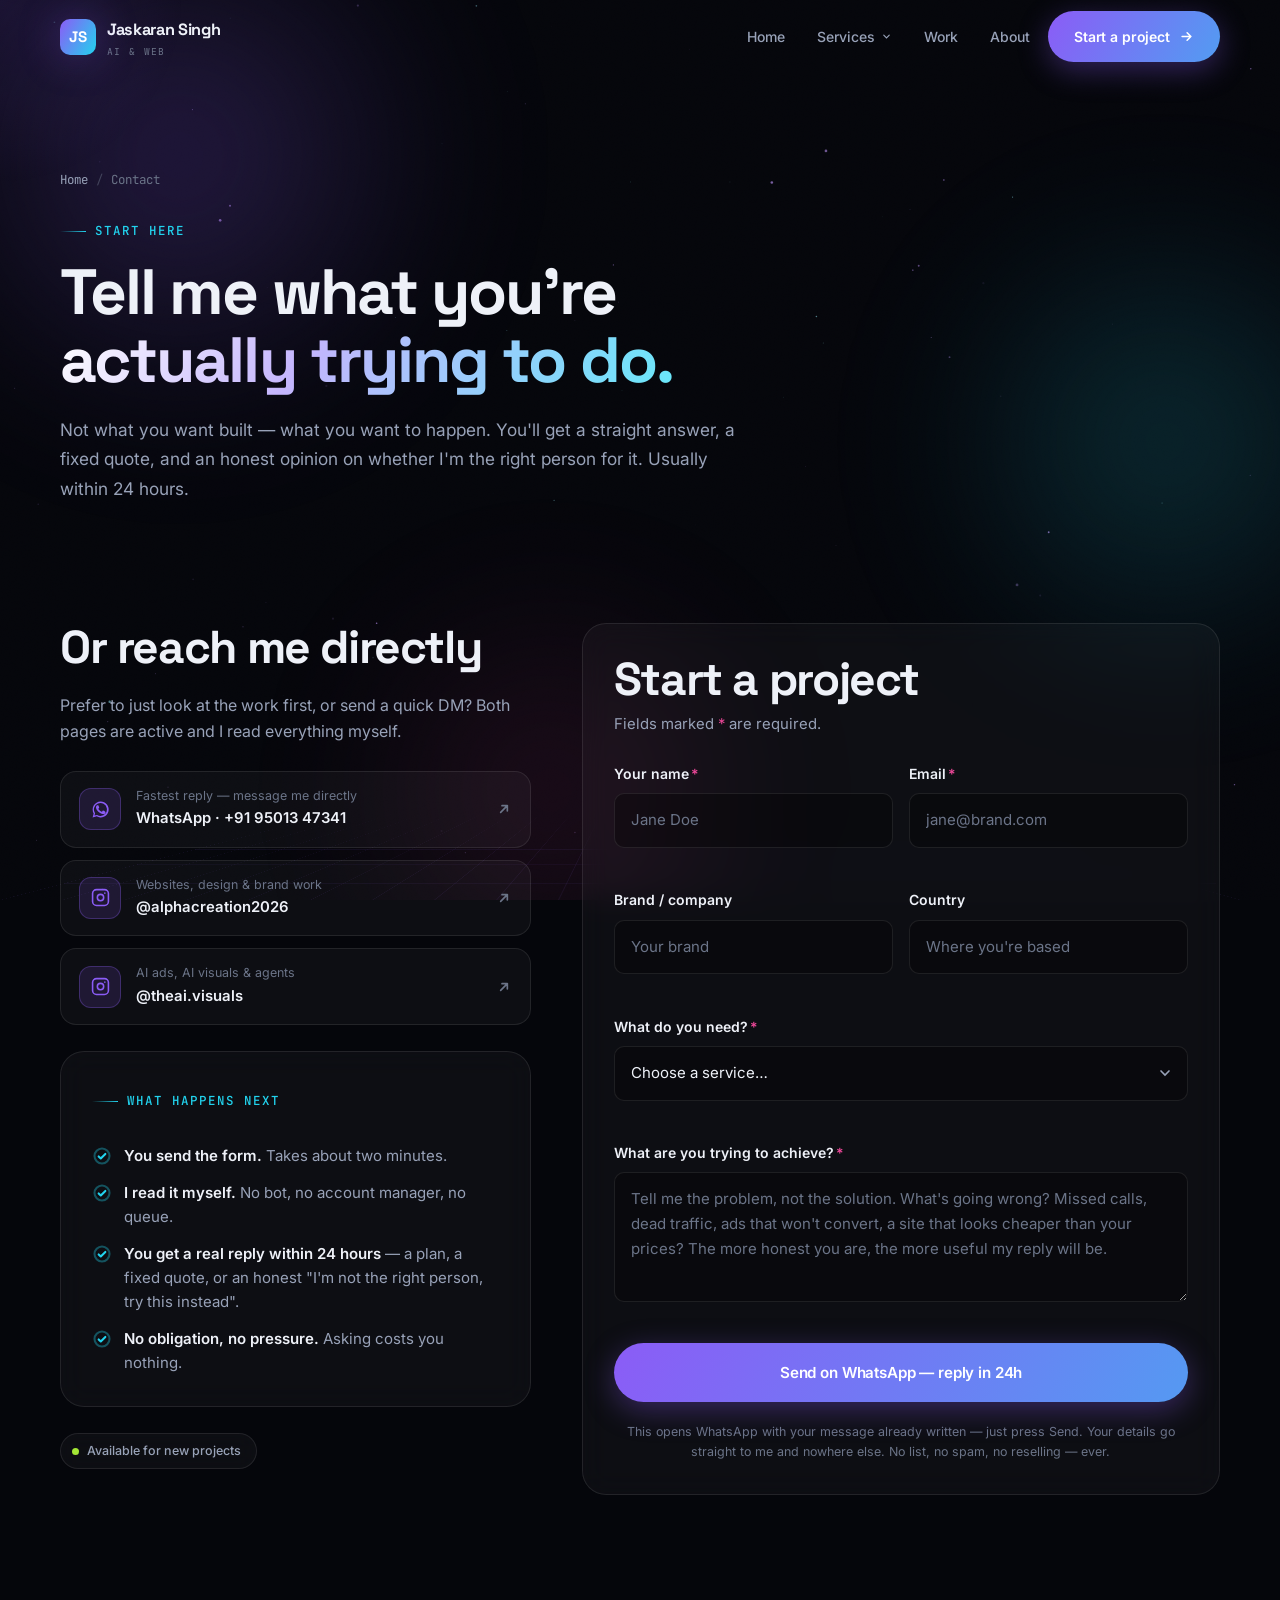
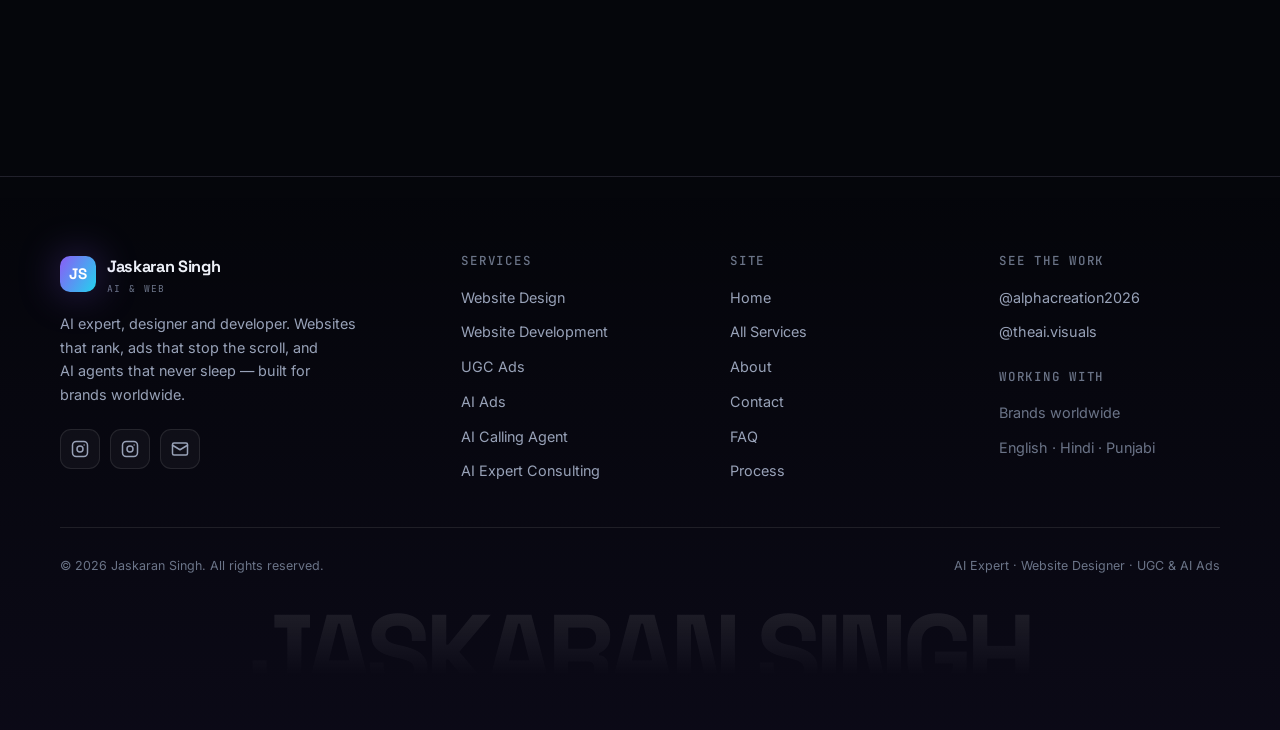
<file: contact.html>
<!DOCTYPE html>
<html lang="en">
<head>
<meta charset="utf-8">
<meta name="viewport" content="width=device-width, initial-scale=1">

<title>Contact Jaskaran Singh — Get a Free Quote in 24 Hours</title>
<meta name="description" content="Tell me what you're trying to achieve and get a straight answer, a fixed quote and an honest opinion within 24 hours. Website design, UGC ads, AI ads and AI agents.">
<meta name="keywords" content="contact Jaskaran Singh, hire AI expert, website design quote, AI calling agent quote, UGC ads quote, free quote">
<meta name="author" content="Jaskaran Singh">
<meta name="robots" content="index, follow, max-image-preview:large, max-snippet:-1, max-video-preview:-1">
<link rel="canonical" href="https://newgmail2002-wq.github.io/my-web/contact.html">

<meta property="og:type" content="website">
<meta property="og:site_name" content="Jaskaran Singh">
<meta property="og:title" content="Contact Jaskaran Singh — Get a Free Quote in 24 Hours">
<meta property="og:description" content="Tell me what you're trying to achieve and get a straight answer, a fixed quote and an honest opinion within 24 hours. Website design, UGC ads, AI ads and AI agents.">
<meta property="og:url" content="https://newgmail2002-wq.github.io/my-web/contact.html">
<meta property="og:image" content="https://newgmail2002-wq.github.io/my-web/assets/img/og-cover.jpg">
<meta property="og:image:width" content="1200">
<meta property="og:image:height" content="630">
<meta property="og:locale" content="en_US">

<meta name="twitter:card" content="summary_large_image">
<meta name="twitter:title" content="Contact Jaskaran Singh — Get a Free Quote in 24 Hours">
<meta name="twitter:description" content="Tell me what you're trying to achieve and get a straight answer, a fixed quote and an honest opinion within 24 hours. Website design, UGC ads, AI ads and AI agents.">
<meta name="twitter:image" content="https://newgmail2002-wq.github.io/my-web/assets/img/og-cover.jpg">

<meta name="theme-color" content="#05060b">
<link rel="icon" href="assets/img/favicon.svg" type="image/svg+xml">
<link rel="apple-touch-icon" href="assets/img/jaskaran-singh.jpg">
<link rel="manifest" href="site.webmanifest">

<link rel="preconnect" href="https://fonts.googleapis.com">
<link rel="preconnect" href="https://fonts.gstatic.com" crossorigin>
<link rel="stylesheet" href="https://fonts.googleapis.com/css2?family=Space+Grotesk:wght@500;600;700&family=Inter:wght@400;500;600&family=JetBrains+Mono:wght@400;500&display=swap" media="print" onload="this.media='all'">
<noscript><link rel="stylesheet" href="https://fonts.googleapis.com/css2?family=Space+Grotesk:wght@500;600;700&family=Inter:wght@400;500;600&family=JetBrains+Mono:wght@400;500&display=swap"></noscript>

<link rel="stylesheet" href="assets/css/main.css">

<script type="application/ld+json">
{
  "@context": "https://schema.org",
  "@graph": [
    {
      "@type": "ContactPage",
      "@id": "https://newgmail2002-wq.github.io/my-web/contact.html",
      "name": "Contact Jaskaran Singh",
      "mainEntity": {
        "@type": "Person",
        "name": "Jaskaran Singh",
        "url": "https://newgmail2002-wq.github.io/my-web/",
        "sameAs": [
          "https://www.instagram.com/alphacreation2026/",
          "https://www.instagram.com/theai.visuals/"
        ]
      }
    },
    {
      "@type": "BreadcrumbList",
      "itemListElement": [
        {
          "@type": "ListItem",
          "position": 1,
          "name": "Home",
          "item": "https://newgmail2002-wq.github.io/my-web/"
        },
        {
          "@type": "ListItem",
          "position": 2,
          "name": "Contact",
          "item": "https://newgmail2002-wq.github.io/my-web/contact.html"
        }
      ]
    }
  ]
}
</script>
</head>

<body>
<a class="skip-link" href="#main">Skip to content</a>
<div class="progress" aria-hidden="true"></div>

<div class="ambient" aria-hidden="true">
  <canvas id="stars"></canvas>
  <div class="aurora aurora--1"></div>
  <div class="aurora aurora--2"></div>
  <div class="aurora aurora--3"></div>
  <div class="grid-floor"></div>
</div>
<div class="noise" aria-hidden="true"></div>
<div class="cursor-glow" aria-hidden="true"></div>

<header class="nav">
  <div class="nav__inner">
    <a class="logo" href="index.html" aria-label="Jaskaran Singh — home">
      <span class="logo__mark">JS</span>
      <span class="logo__text">
        Jaskaran Singh
        <small>AI &amp; Web</small>
      </span>
    </a>

    <nav class="nav__links" aria-label="Main">
      <a class="nav__link" href="index.html">Home</a>

      <div class="nav__item">
        <a class="nav__link nav__toggle" href="services.html">
          Services
          <svg viewBox="0 0 24 24" fill="none" stroke="currentColor" stroke-width="2.5" stroke-linecap="round" aria-hidden="true"><path d="M6 9l6 6 6-6"/></svg>
        </a>
        <div class="nav__menu">
          <a href="website-design.html"><i></i>Website Design</a>
          <a href="website-development.html"><i></i>Website Development</a>
          <a href="ugc-ads.html"><i></i>UGC Ads</a>
          <a href="ai-ads.html"><i></i>AI Ads</a>
          <a href="ai-calling-agent.html"><i></i>AI Calling Agent</a>
          <a href="ai-expert.html"><i></i>AI Expert Consulting</a>
        </div>
      </div>

      <a class="nav__link" href="index.html#work">Work</a>
      <a class="nav__link" href="about.html">About</a>
      <a class="btn btn--primary" href="contact.html" data-magnetic>
        Start a project
        <svg viewBox="0 0 24 24" fill="none" stroke="currentColor" stroke-width="2.5" stroke-linecap="round" stroke-linejoin="round" aria-hidden="true"><path d="M5 12h14M13 6l6 6-6 6"/></svg>
      </a>
    </nav>

    <button class="burger" aria-label="Open menu" aria-expanded="false" aria-controls="drawer">
      <span></span><span></span><span></span>
    </button>
  </div>
</header>

<div class="drawer" id="drawer" aria-hidden="true">
  <a href="index.html">Home</a>
  <a href="about.html">About</a>
  <a href="index.html#work">Work</a>
  <p class="drawer__label">Services</p>
  <a href="website-design.html">Website Design</a>
  <a href="website-development.html">Website Development</a>
  <a href="ugc-ads.html">UGC Ads</a>
  <a href="ai-ads.html">AI Ads</a>
  <a href="ai-calling-agent.html">AI Calling Agent</a>
  <a href="ai-expert.html">AI Expert Consulting</a>
  <a class="btn btn--primary" href="contact.html">Start a project</a>
</div>

<main id="main">

<section class="page-hero">
  <div class="wrap">
    <ol class="crumbs">
      <li><a href="index.html">Home</a></li>
      <li>Contact</li>
    </ol>
    <span class="eyebrow">Start here</span>
    <h1>Tell me what you're<br><span class="grad-text">actually trying to do.</span></h1>
    <p class="lead">Not what you want built — what you want to happen. You'll get a straight answer, a fixed quote, and an honest opinion on whether I'm the right person for it. Usually within 24 hours.</p>
  </div>
</section>

<section class="section" style="padding-top:clamp(2rem,4vw,3rem)">
  <div class="wrap contact-grid">

    <div data-reveal="left">
      <h2 style="margin-bottom:20px">Or reach me directly</h2>
      <p class="muted" style="margin-bottom:26px">Prefer to just look at the work first, or send a quick DM? Both pages are active and I read everything myself.</p>

      <div class="contact-list">
        <a class="contact-row" href="https://wa.me/919501347341" target="_blank" rel="noopener noreferrer">
          <span class="contact-row__icon"><svg viewBox="0 0 24 24" fill="currentColor" aria-hidden="true"><path d="M17.5 14.4c-.3-.2-1.7-.9-2-1-.3-.1-.5-.1-.7.1-.2.3-.7 1-.9 1.2-.2.2-.3.2-.6.1-.3-.2-1.2-.5-2.3-1.4-.9-.8-1.4-1.7-1.6-2-.2-.3 0-.5.1-.6l.5-.5c.1-.2.2-.3.3-.5 0-.2 0-.4 0-.5 0-.2-.7-1.6-.9-2.2-.2-.6-.5-.5-.7-.5h-.6c-.2 0-.5.1-.8.4-.3.3-1 1-1 2.5s1.1 2.9 1.2 3.1c.2.2 2.1 3.2 5.1 4.5.7.3 1.3.5 1.7.6.7.2 1.4.2 1.9.1.6-.1 1.7-.7 2-1.4.2-.7.2-1.3.2-1.4-.1-.1-.3-.2-.6-.3z"/><path d="M12 2a10 10 0 00-8.6 15L2 22l5.2-1.4A10 10 0 1012 2zm0 18.2a8.2 8.2 0 01-4.2-1.1l-.3-.2-3.1.8.8-3-.2-.3A8.2 8.2 0 1112 20.2z"/></svg></span>
          <span>
            <span class="contact-row__label">Fastest reply — message me directly</span>
            <span class="contact-row__value">WhatsApp · +91 95013 47341</span>
          </span>
          <span class="contact-row__go"><svg viewBox="0 0 24 24" fill="none" stroke="currentColor" stroke-width="2.5" stroke-linecap="round" stroke-linejoin="round" aria-hidden="true"><path d="M7 17L17 7M9 7h8v8"/></svg></span>
        </a>

        <a class="contact-row" href="https://www.instagram.com/alphacreation2026/" target="_blank" rel="noopener noreferrer">
          <span class="contact-row__icon"><svg viewBox="0 0 24 24" fill="none" stroke="currentColor" stroke-width="2" aria-hidden="true"><rect x="2" y="2" width="20" height="20" rx="5"/><circle cx="12" cy="12" r="4"/><circle cx="17.5" cy="6.5" r="1" fill="currentColor" stroke="none"/></svg></span>
          <span>
            <span class="contact-row__label">Websites, design &amp; brand work</span>
            <span class="contact-row__value">@alphacreation2026</span>
          </span>
          <span class="contact-row__go"><svg viewBox="0 0 24 24" fill="none" stroke="currentColor" stroke-width="2.5" stroke-linecap="round" stroke-linejoin="round" aria-hidden="true"><path d="M7 17L17 7M9 7h8v8"/></svg></span>
        </a>

        <a class="contact-row" href="https://www.instagram.com/theai.visuals/" target="_blank" rel="noopener noreferrer">
          <span class="contact-row__icon"><svg viewBox="0 0 24 24" fill="none" stroke="currentColor" stroke-width="2" aria-hidden="true"><rect x="2" y="2" width="20" height="20" rx="5"/><circle cx="12" cy="12" r="4"/><circle cx="17.5" cy="6.5" r="1" fill="currentColor" stroke="none"/></svg></span>
          <span>
            <span class="contact-row__label">AI ads, AI visuals &amp; agents</span>
            <span class="contact-row__value">@theai.visuals</span>
          </span>
          <span class="contact-row__go"><svg viewBox="0 0 24 24" fill="none" stroke="currentColor" stroke-width="2.5" stroke-linecap="round" stroke-linejoin="round" aria-hidden="true"><path d="M7 17L17 7M9 7h8v8"/></svg></span>
        </a>
      </div>

      <div class="card" style="margin-top:26px">
        <span class="eyebrow">What happens next</span>
        <ul class="ticks" style="margin-top:14px">
          <li><svg viewBox="0 0 24 24" fill="none" stroke="currentColor" stroke-width="2.5" stroke-linecap="round" stroke-linejoin="round" aria-hidden="true"><circle cx="12" cy="12" r="9" opacity=".35"/><path d="M8 12.5l2.5 2.5L16 9.5"/></svg><span><strong>You send the form.</strong> Takes about two minutes.</span></li>
          <li><svg viewBox="0 0 24 24" fill="none" stroke="currentColor" stroke-width="2.5" stroke-linecap="round" stroke-linejoin="round" aria-hidden="true"><circle cx="12" cy="12" r="9" opacity=".35"/><path d="M8 12.5l2.5 2.5L16 9.5"/></svg><span><strong>I read it myself.</strong> No bot, no account manager, no queue.</span></li>
          <li><svg viewBox="0 0 24 24" fill="none" stroke="currentColor" stroke-width="2.5" stroke-linecap="round" stroke-linejoin="round" aria-hidden="true"><circle cx="12" cy="12" r="9" opacity=".35"/><path d="M8 12.5l2.5 2.5L16 9.5"/></svg><span><strong>You get a real reply within 24 hours</strong> — a plan, a fixed quote, or an honest "I'm not the right person, try this instead".</span></li>
          <li><svg viewBox="0 0 24 24" fill="none" stroke="currentColor" stroke-width="2.5" stroke-linecap="round" stroke-linejoin="round" aria-hidden="true"><circle cx="12" cy="12" r="9" opacity=".35"/><path d="M8 12.5l2.5 2.5L16 9.5"/></svg><span><strong>No obligation, no pressure.</strong> Asking costs you nothing.</span></li>
        </ul>
      </div>

      <div class="badge" style="margin-top:26px">
        <span class="badge__dot"></span>
        Available for new projects
      </div>
    </div>

    <div class="card" data-reveal="right">
      <h2 style="margin-bottom:8px">Start a project</h2>
      <p class="muted" style="margin-bottom:26px; font-size:.93rem">Fields marked <span style="color:var(--pink)">*</span> are required.</p>

      <form id="contact-form" class="stack" novalidate>
        <!-- Honeypot: hidden from humans, catnip for bots -->
        <div class="hp" aria-hidden="true">
          <label for="company">Company (leave blank)</label>
          <input type="text" id="company" name="company" tabindex="-1" autocomplete="off">
        </div>

        <div class="field-row">
          <div class="field">
            <label for="name">Your name<span class="req">*</span></label>
            <input type="text" id="name" name="name" placeholder="Jane Doe" autocomplete="name" required>
            <span class="field__error"></span>
          </div>
          <div class="field">
            <label for="email">Email<span class="req">*</span></label>
            <input type="email" id="email" name="email" placeholder="jane@brand.com" autocomplete="email" required>
            <span class="field__error"></span>
          </div>
        </div>

        <div class="field-row">
          <div class="field">
            <label for="brand">Brand / company</label>
            <input type="text" id="brand" name="brand" placeholder="Your brand" autocomplete="organization">
            <span class="field__error"></span>
          </div>
          <div class="field">
            <label for="country">Country</label>
            <input type="text" id="country" name="country" placeholder="Where you're based" autocomplete="country-name">
            <span class="field__error"></span>
          </div>
        </div>

        <div class="field">
          <label for="service">What do you need?<span class="req">*</span></label>
          <select id="service" name="service" required>
            <option value="">Choose a service…</option>
            <option value="website-design">Website Design</option>
            <option value="website-development">Website Development</option>
            <option value="ugc-ads">UGC Ads</option>
            <option value="ai-ads">AI Ads</option>
            <option value="ai-calling-agent">AI Calling Agent</option>
            <option value="ai-expert">AI Expert Consulting</option>
            <option value="not-sure">I'm not sure — help me work it out</option>
            <option value="other">Something else</option>
          </select>
          <span class="field__error"></span>
        </div>

        <div class="field">
          <label for="message">What are you trying to achieve?<span class="req">*</span></label>
          <textarea id="message" name="message" placeholder="Tell me the problem, not the solution. What's going wrong? Missed calls, dead traffic, ads that won't convert, a site that looks cheaper than your prices? The more honest you are, the more useful my reply will be." required></textarea>
          <span class="field__error"></span>
        </div>

        <button class="btn btn--primary btn--lg btn--block" type="submit" id="form-submit">
          <span class="btn__label">Send on WhatsApp — reply in 24h</span>
          <span class="btn__spinner" aria-hidden="true"></span>
        </button>

        <div class="form-status" id="form-status" role="status" aria-live="polite"></div>

        <p class="form-note">This opens WhatsApp with your message already written — just press Send. Your details go straight to me and nowhere else. No list, no spam, no reselling — ever.</p>
      </form>
    </div>

  </div>
</section>
</main>

<footer class="footer">
  <div class="wrap">
    <div class="footer__grid">

      <div class="footer__about">
        <a class="logo" href="index.html">
          <span class="logo__mark">JS</span>
          <span class="logo__text">
            Jaskaran Singh
            <small>AI &amp; Web</small>
          </span>
        </a>
        <p>AI expert, designer and developer. Websites that rank, ads that stop the scroll, and AI agents that never sleep — built for brands worldwide.</p>
        <div class="socials">
          <a class="social" href="https://www.instagram.com/alphacreation2026/" target="_blank" rel="noopener noreferrer" aria-label="Alpha Creation on Instagram"><svg viewBox="0 0 24 24" fill="none" stroke="currentColor" stroke-width="2" aria-hidden="true"><rect x="2" y="2" width="20" height="20" rx="5"/><circle cx="12" cy="12" r="4"/><circle cx="17.5" cy="6.5" r="1" fill="currentColor" stroke="none"/></svg></a>
          <a class="social" href="https://www.instagram.com/theai.visuals/" target="_blank" rel="noopener noreferrer" aria-label="AI Visuals on Instagram"><svg viewBox="0 0 24 24" fill="none" stroke="currentColor" stroke-width="2" aria-hidden="true"><rect x="2" y="2" width="20" height="20" rx="5"/><circle cx="12" cy="12" r="4"/><circle cx="17.5" cy="6.5" r="1" fill="currentColor" stroke="none"/></svg></a>
          <a class="social" href="contact.html" aria-label="Contact Jaskaran Singh">
            <svg viewBox="0 0 24 24" fill="none" stroke="currentColor" stroke-width="2" stroke-linecap="round" stroke-linejoin="round" aria-hidden="true"><rect x="2" y="4" width="20" height="16" rx="2"/><path d="M2 7l10 6 10-6"/></svg>
          </a>
        </div>
      </div>

      <div>
        <h4>Services</h4>
        <div class="footer__links">
          <a href="website-design.html">Website Design</a>
          <a href="website-development.html">Website Development</a>
          <a href="ugc-ads.html">UGC Ads</a>
          <a href="ai-ads.html">AI Ads</a>
          <a href="ai-calling-agent.html">AI Calling Agent</a>
          <a href="ai-expert.html">AI Expert Consulting</a>
        </div>
      </div>

      <div>
        <h4>Site</h4>
        <div class="footer__links">
          <a href="index.html">Home</a>
          <a href="services.html">All Services</a>
          <a href="about.html">About</a>
          <a href="contact.html">Contact</a>
          <a href="index.html#faq">FAQ</a>
          <a href="index.html#process">Process</a>
        </div>
      </div>

      <div>
        <h4>See the work</h4>
        <div class="footer__links">
          <a href="https://www.instagram.com/alphacreation2026/" target="_blank" rel="noopener noreferrer">@alphacreation2026</a>
          <a href="https://www.instagram.com/theai.visuals/" target="_blank" rel="noopener noreferrer">@theai.visuals</a>
        </div>
        <h4 style="margin-top:26px">Working with</h4>
        <div class="footer__links">
          <span class="dim" style="font-size:.9rem">Brands worldwide</span>
          <span class="dim" style="font-size:.9rem">English · Hindi · Punjabi</span>
        </div>
      </div>

    </div>

    <div class="footer__bottom">
      <p>© <span data-year>2026</span> Jaskaran Singh. All rights reserved.</p>
      <p>AI Expert · Website Designer · UGC &amp; AI Ads</p>
    </div>

    <div class="footer__mark" aria-hidden="true">JASKARAN SINGH</div>
  </div>
</footer>

<script src="assets/js/main.js" defer></script>
</body>
</html>
</file>
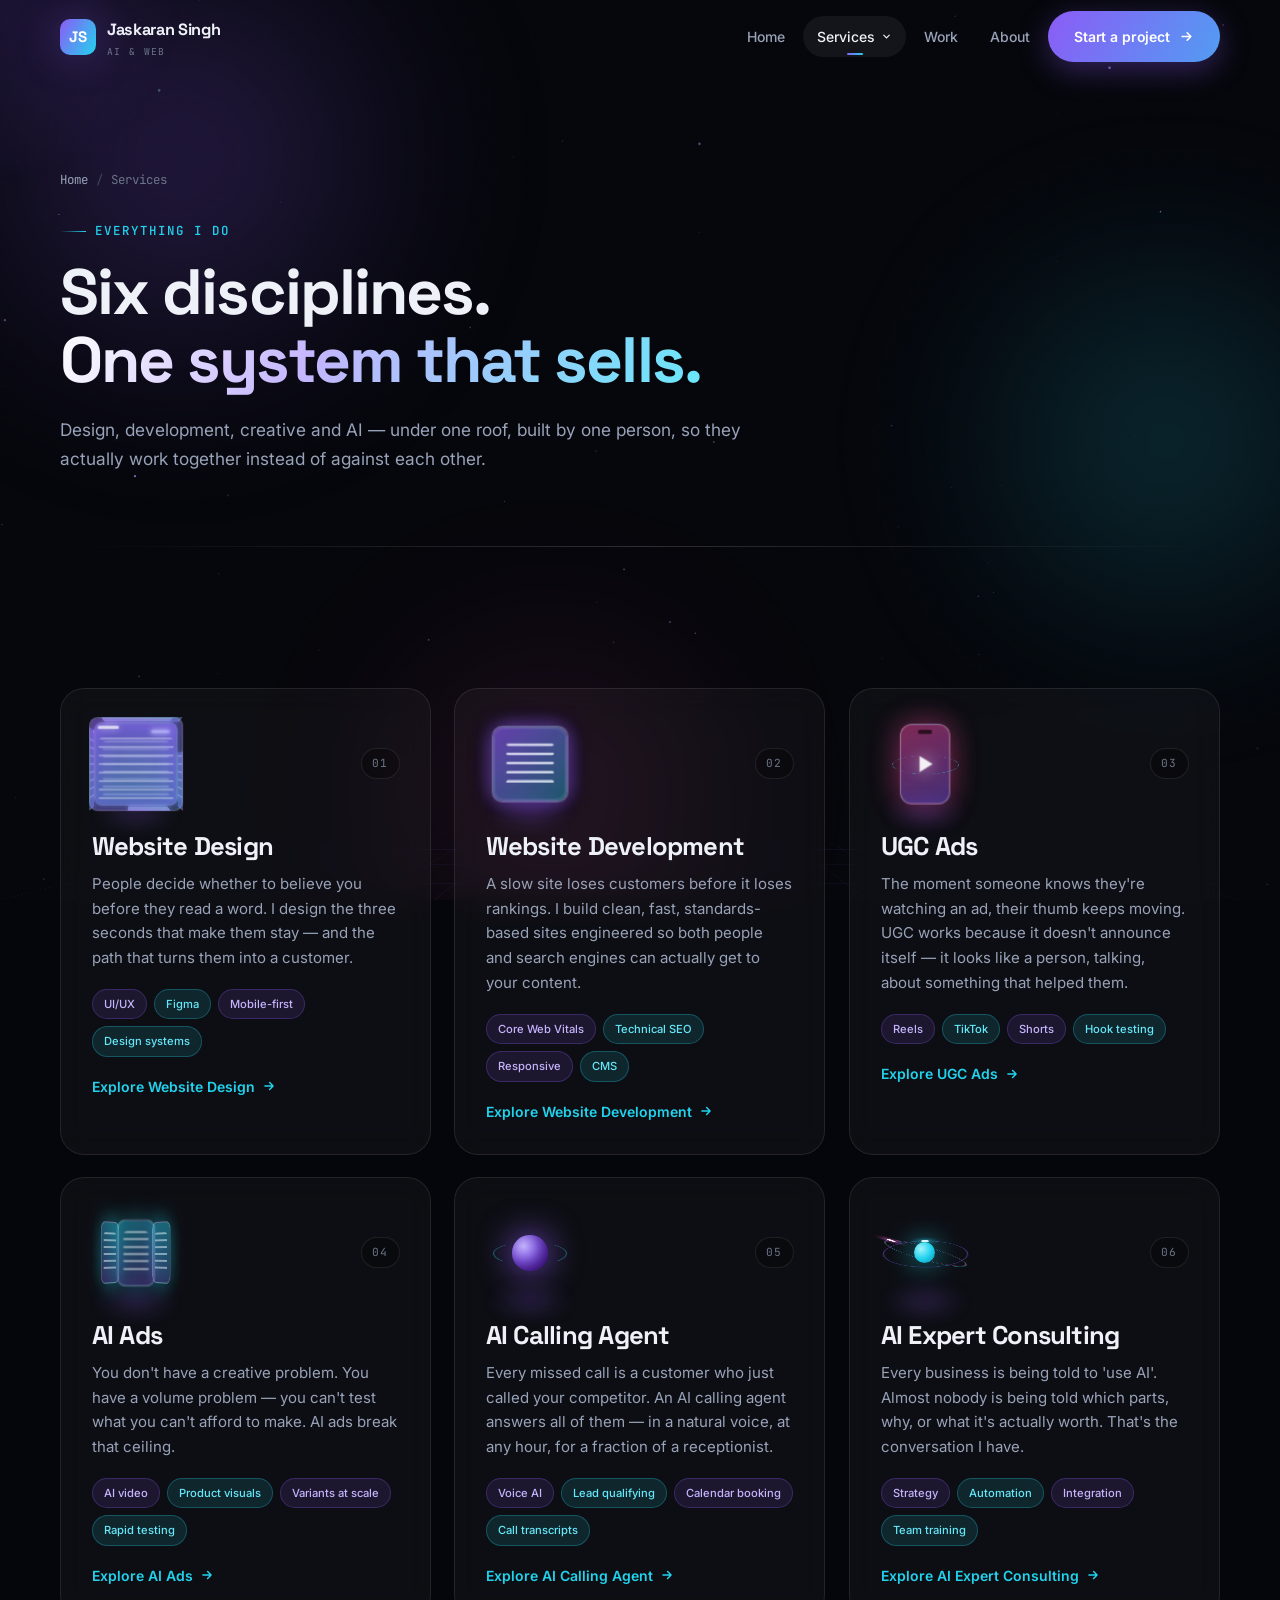
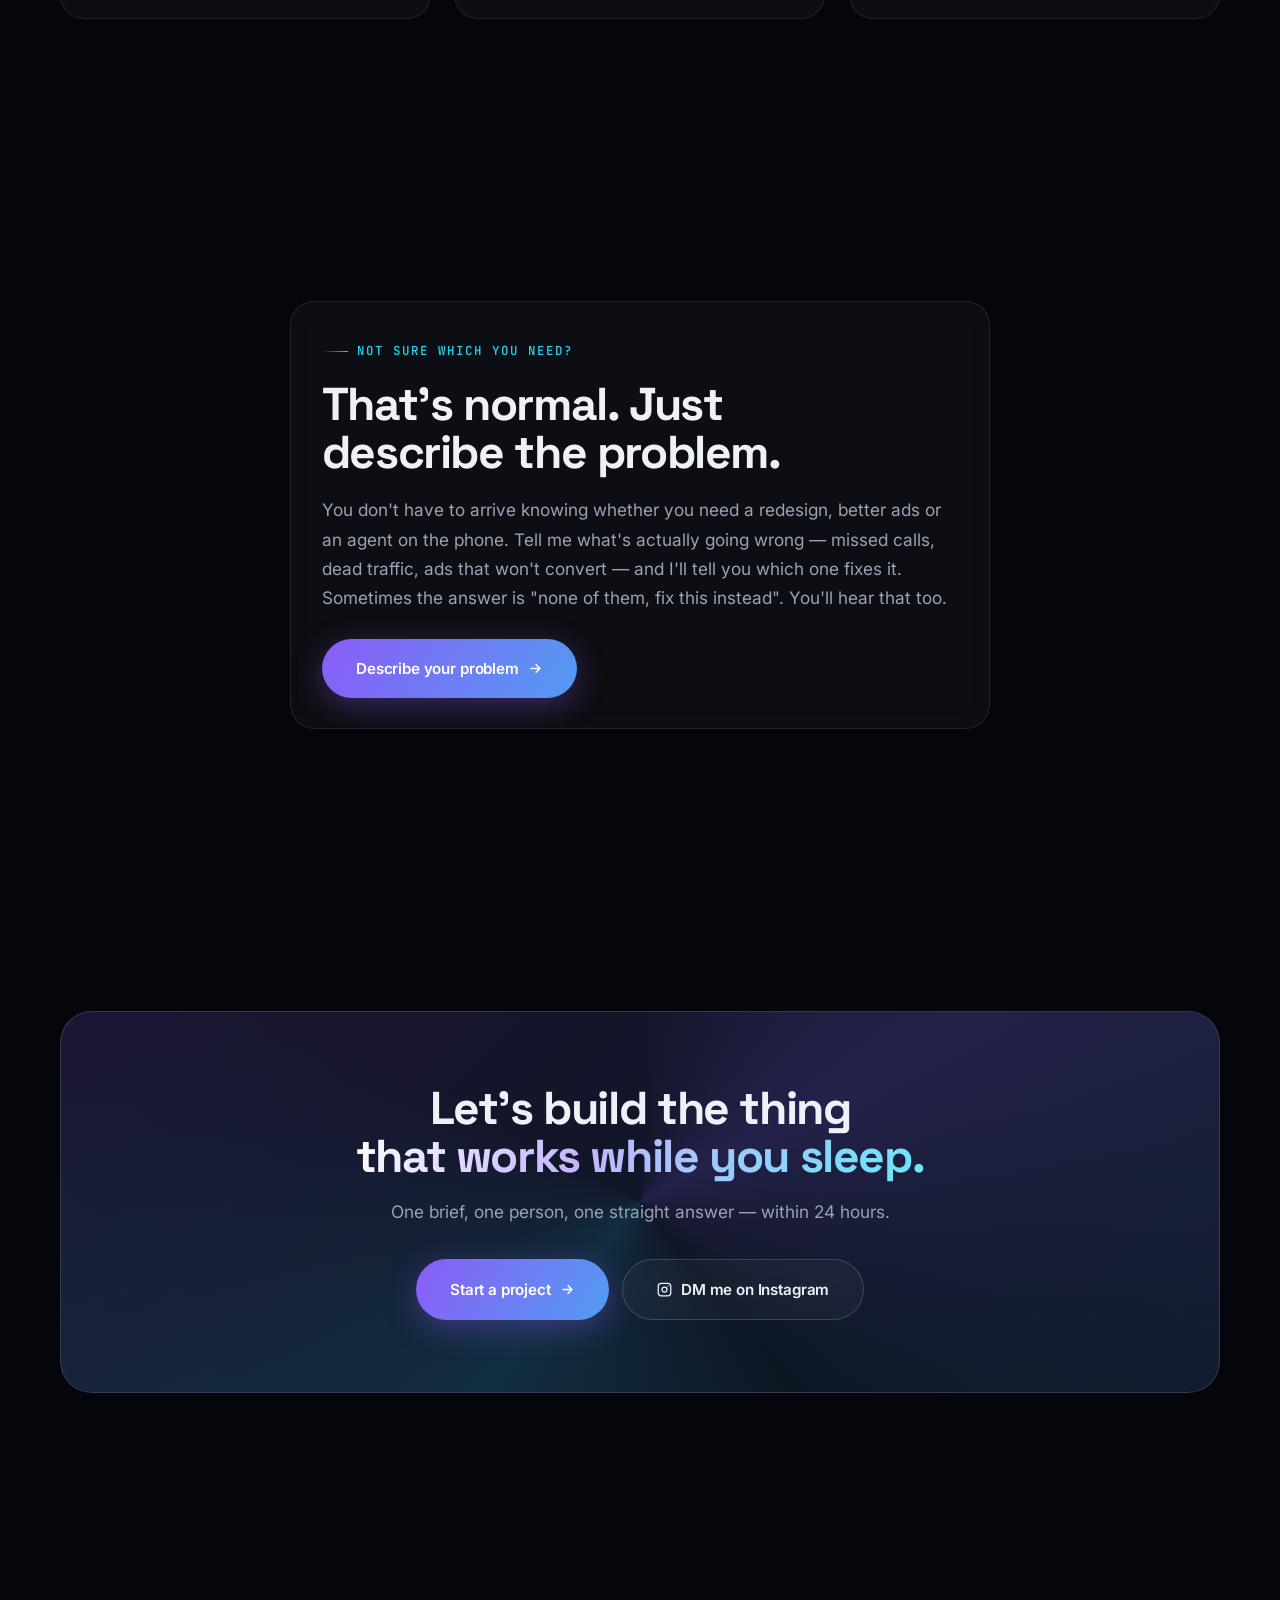
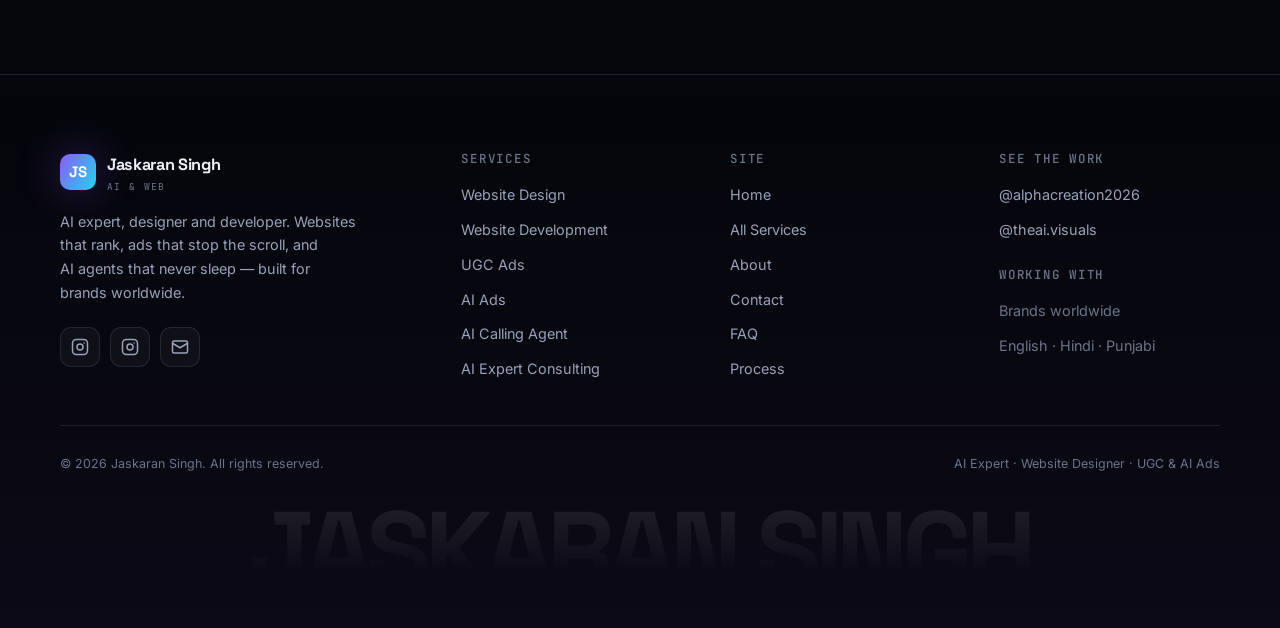
<file: services.html>
<!DOCTYPE html>
<html lang="en">
<head>
<meta charset="utf-8">
<meta name="viewport" content="width=device-width, initial-scale=1">

<title>Services — Web Design, Development, UGC & AI Ads, AI Agents | Jaskaran Singh</title>
<meta name="description" content="Website design, website development, UGC ads, AI ads, AI calling agents and AI consulting — six disciplines under one roof, built by one person for brands worldwide.">
<meta name="keywords" content="website design services, web development services, UGC ads service, AI ads service, AI calling agent service, AI consulting, freelance AI expert">
<meta name="author" content="Jaskaran Singh">
<meta name="robots" content="index, follow, max-image-preview:large, max-snippet:-1, max-video-preview:-1">
<link rel="canonical" href="https://newgmail2002-wq.github.io/my-web/services.html">

<meta property="og:type" content="website">
<meta property="og:site_name" content="Jaskaran Singh">
<meta property="og:title" content="Services — Web Design, Development, UGC & AI Ads, AI Agents | Jaskaran Singh">
<meta property="og:description" content="Website design, website development, UGC ads, AI ads, AI calling agents and AI consulting — six disciplines under one roof, built by one person for brands worldwide.">
<meta property="og:url" content="https://newgmail2002-wq.github.io/my-web/services.html">
<meta property="og:image" content="https://newgmail2002-wq.github.io/my-web/assets/img/og-cover.jpg">
<meta property="og:image:width" content="1200">
<meta property="og:image:height" content="630">
<meta property="og:locale" content="en_US">

<meta name="twitter:card" content="summary_large_image">
<meta name="twitter:title" content="Services — Web Design, Development, UGC & AI Ads, AI Agents | Jaskaran Singh">
<meta name="twitter:description" content="Website design, website development, UGC ads, AI ads, AI calling agents and AI consulting — six disciplines under one roof, built by one person for brands worldwide.">
<meta name="twitter:image" content="https://newgmail2002-wq.github.io/my-web/assets/img/og-cover.jpg">

<meta name="theme-color" content="#05060b">
<link rel="icon" href="assets/img/favicon.svg" type="image/svg+xml">
<link rel="apple-touch-icon" href="assets/img/jaskaran-singh.jpg">
<link rel="manifest" href="site.webmanifest">

<link rel="preconnect" href="https://fonts.googleapis.com">
<link rel="preconnect" href="https://fonts.gstatic.com" crossorigin>
<link rel="stylesheet" href="https://fonts.googleapis.com/css2?family=Space+Grotesk:wght@500;600;700&family=Inter:wght@400;500;600&family=JetBrains+Mono:wght@400;500&display=swap" media="print" onload="this.media='all'">
<noscript><link rel="stylesheet" href="https://fonts.googleapis.com/css2?family=Space+Grotesk:wght@500;600;700&family=Inter:wght@400;500;600&family=JetBrains+Mono:wght@400;500&display=swap"></noscript>

<link rel="stylesheet" href="assets/css/main.css">

<script type="application/ld+json">
{
  "@context": "https://schema.org",
  "@graph": [
    {
      "@type": "BreadcrumbList",
      "itemListElement": [
        {
          "@type": "ListItem",
          "position": 1,
          "name": "Home",
          "item": "https://newgmail2002-wq.github.io/my-web/"
        },
        {
          "@type": "ListItem",
          "position": 2,
          "name": "Services",
          "item": "https://newgmail2002-wq.github.io/my-web/services.html"
        }
      ]
    },
    {
      "@type": "ItemList",
      "name": "Services",
      "itemListElement": [
        {
          "@type": "ListItem",
          "position": 1,
          "name": "Website Design",
          "url": "https://newgmail2002-wq.github.io/my-web/website-design.html"
        },
        {
          "@type": "ListItem",
          "position": 2,
          "name": "Website Development",
          "url": "https://newgmail2002-wq.github.io/my-web/website-development.html"
        },
        {
          "@type": "ListItem",
          "position": 3,
          "name": "UGC Ads",
          "url": "https://newgmail2002-wq.github.io/my-web/ugc-ads.html"
        },
        {
          "@type": "ListItem",
          "position": 4,
          "name": "AI Ads",
          "url": "https://newgmail2002-wq.github.io/my-web/ai-ads.html"
        },
        {
          "@type": "ListItem",
          "position": 5,
          "name": "AI Calling Agent",
          "url": "https://newgmail2002-wq.github.io/my-web/ai-calling-agent.html"
        },
        {
          "@type": "ListItem",
          "position": 6,
          "name": "AI Expert Consulting",
          "url": "https://newgmail2002-wq.github.io/my-web/ai-expert.html"
        }
      ]
    }
  ]
}
</script>
</head>

<body>
<a class="skip-link" href="#main">Skip to content</a>
<div class="progress" aria-hidden="true"></div>

<div class="ambient" aria-hidden="true">
  <canvas id="stars"></canvas>
  <div class="aurora aurora--1"></div>
  <div class="aurora aurora--2"></div>
  <div class="aurora aurora--3"></div>
  <div class="grid-floor"></div>
</div>
<div class="noise" aria-hidden="true"></div>
<div class="cursor-glow" aria-hidden="true"></div>

<header class="nav">
  <div class="nav__inner">
    <a class="logo" href="index.html" aria-label="Jaskaran Singh — home">
      <span class="logo__mark">JS</span>
      <span class="logo__text">
        Jaskaran Singh
        <small>AI &amp; Web</small>
      </span>
    </a>

    <nav class="nav__links" aria-label="Main">
      <a class="nav__link" href="index.html">Home</a>

      <div class="nav__item">
        <a class="nav__link nav__toggle" href="services.html" aria-current="page">
          Services
          <svg viewBox="0 0 24 24" fill="none" stroke="currentColor" stroke-width="2.5" stroke-linecap="round" aria-hidden="true"><path d="M6 9l6 6 6-6"/></svg>
        </a>
        <div class="nav__menu">
          <a href="website-design.html"><i></i>Website Design</a>
          <a href="website-development.html"><i></i>Website Development</a>
          <a href="ugc-ads.html"><i></i>UGC Ads</a>
          <a href="ai-ads.html"><i></i>AI Ads</a>
          <a href="ai-calling-agent.html"><i></i>AI Calling Agent</a>
          <a href="ai-expert.html"><i></i>AI Expert Consulting</a>
        </div>
      </div>

      <a class="nav__link" href="index.html#work">Work</a>
      <a class="nav__link" href="about.html">About</a>
      <a class="btn btn--primary" href="contact.html" data-magnetic>
        Start a project
        <svg viewBox="0 0 24 24" fill="none" stroke="currentColor" stroke-width="2.5" stroke-linecap="round" stroke-linejoin="round" aria-hidden="true"><path d="M5 12h14M13 6l6 6-6 6"/></svg>
      </a>
    </nav>

    <button class="burger" aria-label="Open menu" aria-expanded="false" aria-controls="drawer">
      <span></span><span></span><span></span>
    </button>
  </div>
</header>

<div class="drawer" id="drawer" aria-hidden="true">
  <a href="index.html">Home</a>
  <a href="about.html">About</a>
  <a href="index.html#work">Work</a>
  <p class="drawer__label">Services</p>
  <a href="website-design.html">Website Design</a>
  <a href="website-development.html">Website Development</a>
  <a href="ugc-ads.html">UGC Ads</a>
  <a href="ai-ads.html">AI Ads</a>
  <a href="ai-calling-agent.html">AI Calling Agent</a>
  <a href="ai-expert.html">AI Expert Consulting</a>
  <a class="btn btn--primary" href="contact.html">Start a project</a>
</div>

<main id="main">

<section class="page-hero">
  <div class="wrap">
    <ol class="crumbs">
      <li><a href="index.html">Home</a></li>
      <li>Services</li>
    </ol>
    <span class="eyebrow">Everything I do</span>
    <h1>Six disciplines.<br><span class="grad-text">One system that sells.</span></h1>
    <p class="lead">Design, development, creative and AI — under one roof, built by one person, so they actually work together instead of against each other.</p>
  </div>
</section>

<div class="wrap"><hr class="divider"></div>

<section class="section">
  <div class="wrap">
    <div class="svc-grid">
      <a class="card card--tilt svc" href="website-design.html" data-reveal style="--d:0.00s">
        <div class="svc__head">
          <div class="icon3d" aria-hidden="true"><div class="icon3d__obj i-cube"><div class="icon3d__face"></div><div class="icon3d__face"></div><div class="icon3d__face"></div><div class="icon3d__face"></div><div class="icon3d__face"></div><div class="icon3d__face"></div></div></div>
          <span class="svc__num">01</span>
        </div>
        <div>
          <h3>Website Design</h3>
          <p>People decide whether to believe you before they read a word. I design the three seconds that make them stay — and the path that turns them into a customer.</p>
        </div>
        <div class="svc__tags">
          <span class="tag">UI/UX</span>
          <span class="tag tag--cyan">Figma</span>
          <span class="tag">Mobile-first</span>
          <span class="tag tag--cyan">Design systems</span>
        </div>
        <span class="link-arrow">Explore Website Design <svg viewBox="0 0 24 24" fill="none" stroke="currentColor" stroke-width="2.5" stroke-linecap="round" stroke-linejoin="round" aria-hidden="true"><path d="M5 12h14M13 6l6 6-6 6"/></svg></span>
      </a>
      <a class="card card--tilt svc" href="website-development.html" data-reveal style="--d:0.06s">
        <div class="svc__head">
          <div class="icon3d" aria-hidden="true"><div class="icon3d__obj i-stack"><div class="plane"></div><div class="plane"></div><div class="plane"></div><div class="plane"></div></div></div>
          <span class="svc__num">02</span>
        </div>
        <div>
          <h3>Website Development</h3>
          <p>A slow site loses customers before it loses rankings. I build clean, fast, standards-based sites engineered so both people and search engines can actually get to your content.</p>
        </div>
        <div class="svc__tags">
          <span class="tag">Core Web Vitals</span>
          <span class="tag tag--cyan">Technical SEO</span>
          <span class="tag">Responsive</span>
          <span class="tag tag--cyan">CMS</span>
        </div>
        <span class="link-arrow">Explore Website Development <svg viewBox="0 0 24 24" fill="none" stroke="currentColor" stroke-width="2.5" stroke-linecap="round" stroke-linejoin="round" aria-hidden="true"><path d="M5 12h14M13 6l6 6-6 6"/></svg></span>
      </a>
      <a class="card card--tilt svc" href="ugc-ads.html" data-reveal style="--d:0.12s">
        <div class="svc__head">
          <div class="icon3d" aria-hidden="true"><div class="icon3d__obj i-phone"><div class="body body--back"></div><div class="body"></div><div class="rec"></div></div></div>
          <span class="svc__num">03</span>
        </div>
        <div>
          <h3>UGC Ads</h3>
          <p>The moment someone knows they're watching an ad, their thumb keeps moving. UGC works because it doesn't announce itself — it looks like a person, talking, about something that helped them.</p>
        </div>
        <div class="svc__tags">
          <span class="tag">Reels</span>
          <span class="tag tag--cyan">TikTok</span>
          <span class="tag">Shorts</span>
          <span class="tag tag--cyan">Hook testing</span>
        </div>
        <span class="link-arrow">Explore UGC Ads <svg viewBox="0 0 24 24" fill="none" stroke="currentColor" stroke-width="2.5" stroke-linecap="round" stroke-linejoin="round" aria-hidden="true"><path d="M5 12h14M13 6l6 6-6 6"/></svg></span>
      </a>
      <a class="card card--tilt svc" href="ai-ads.html" data-reveal style="--d:0.18s">
        <div class="svc__head">
          <div class="icon3d" aria-hidden="true"><div class="icon3d__obj i-fan"><div class="ad"></div><div class="ad"></div><div class="ad"></div></div></div>
          <span class="svc__num">04</span>
        </div>
        <div>
          <h3>AI Ads</h3>
          <p>You don't have a creative problem. You have a volume problem — you can't test what you can't afford to make. AI ads break that ceiling.</p>
        </div>
        <div class="svc__tags">
          <span class="tag">AI video</span>
          <span class="tag tag--cyan">Product visuals</span>
          <span class="tag">Variants at scale</span>
          <span class="tag tag--cyan">Rapid testing</span>
        </div>
        <span class="link-arrow">Explore AI Ads <svg viewBox="0 0 24 24" fill="none" stroke="currentColor" stroke-width="2.5" stroke-linecap="round" stroke-linejoin="round" aria-hidden="true"><path d="M5 12h14M13 6l6 6-6 6"/></svg></span>
      </a>
      <a class="card card--tilt svc" href="ai-calling-agent.html" data-reveal style="--d:0.24s">
        <div class="svc__head">
          <div class="icon3d" aria-hidden="true"><div class="icon3d__obj i-orb"><div class="sonar"></div><div class="sonar"></div><div class="sonar"></div><div class="halo"></div><div class="core"></div></div></div>
          <span class="svc__num">05</span>
        </div>
        <div>
          <h3>AI Calling Agent</h3>
          <p>Every missed call is a customer who just called your competitor. An AI calling agent answers all of them — in a natural voice, at any hour, for a fraction of a receptionist.</p>
        </div>
        <div class="svc__tags">
          <span class="tag">Voice AI</span>
          <span class="tag tag--cyan">Lead qualifying</span>
          <span class="tag">Calendar booking</span>
          <span class="tag tag--cyan">Call transcripts</span>
        </div>
        <span class="link-arrow">Explore AI Calling Agent <svg viewBox="0 0 24 24" fill="none" stroke="currentColor" stroke-width="2.5" stroke-linecap="round" stroke-linejoin="round" aria-hidden="true"><path d="M5 12h14M13 6l6 6-6 6"/></svg></span>
      </a>
      <a class="card card--tilt svc" href="ai-expert.html" data-reveal style="--d:0.30s">
        <div class="svc__head">
          <div class="icon3d" aria-hidden="true"><div class="icon3d__obj i-atom"><div class="orbit"></div><div class="orbit"></div><div class="orbit"></div></div><div class="nucleus"></div></div>
          <span class="svc__num">06</span>
        </div>
        <div>
          <h3>AI Expert Consulting</h3>
          <p>Every business is being told to 'use AI'. Almost nobody is being told which parts, why, or what it's actually worth. That's the conversation I have.</p>
        </div>
        <div class="svc__tags">
          <span class="tag">Strategy</span>
          <span class="tag tag--cyan">Automation</span>
          <span class="tag">Integration</span>
          <span class="tag tag--cyan">Team training</span>
        </div>
        <span class="link-arrow">Explore AI Expert Consulting <svg viewBox="0 0 24 24" fill="none" stroke="currentColor" stroke-width="2.5" stroke-linecap="round" stroke-linejoin="round" aria-hidden="true"><path d="M5 12h14M13 6l6 6-6 6"/></svg></span>
      </a>
    </div>
  </div>
</section>

<section class="section">
  <div class="wrap wrap-narrow">
    <div class="card" data-reveal="scale">
      <span class="eyebrow">Not sure which you need?</span>
      <h2 style="margin-bottom:18px">That's normal. Just describe the problem.</h2>
      <p class="lead">You don't have to arrive knowing whether you need a redesign, better ads or an agent on the phone. Tell me what's actually going wrong — missed calls, dead traffic, ads that won't convert — and I'll tell you which one fixes it. Sometimes the answer is "none of them, fix this instead". You'll hear that too.</p>
      <a class="btn btn--primary btn--lg" href="contact.html" style="margin-top:26px" data-magnetic>Describe your problem <svg viewBox="0 0 24 24" fill="none" stroke="currentColor" stroke-width="2.5" stroke-linecap="round" stroke-linejoin="round" aria-hidden="true"><path d="M5 12h14M13 6l6 6-6 6"/></svg></a>
    </div>
  </div>
</section>

<section class="section">
  <div class="wrap">
    <div class="cta-band" data-reveal="scale">
      <h2>Let's build the thing<br><span class="grad-text">that works while you sleep.</span></h2>
      <p class="lead">One brief, one person, one straight answer — within 24 hours.</p>
      <div class="cta-band__btns">
        <a class="btn btn--primary btn--lg" href="contact.html" data-magnetic>Start a project <svg viewBox="0 0 24 24" fill="none" stroke="currentColor" stroke-width="2.5" stroke-linecap="round" stroke-linejoin="round" aria-hidden="true"><path d="M5 12h14M13 6l6 6-6 6"/></svg></a>
        <a class="btn btn--ghost btn--lg" href="https://www.instagram.com/alphacreation2026/" target="_blank" rel="noopener noreferrer"><svg viewBox="0 0 24 24" fill="none" stroke="currentColor" stroke-width="2" aria-hidden="true"><rect x="2" y="2" width="20" height="20" rx="5"/><circle cx="12" cy="12" r="4"/><circle cx="17.5" cy="6.5" r="1" fill="currentColor" stroke="none"/></svg> DM me on Instagram</a>
      </div>
    </div>
  </div>
</section>
</main>

<footer class="footer">
  <div class="wrap">
    <div class="footer__grid">

      <div class="footer__about">
        <a class="logo" href="index.html">
          <span class="logo__mark">JS</span>
          <span class="logo__text">
            Jaskaran Singh
            <small>AI &amp; Web</small>
          </span>
        </a>
        <p>AI expert, designer and developer. Websites that rank, ads that stop the scroll, and AI agents that never sleep — built for brands worldwide.</p>
        <div class="socials">
          <a class="social" href="https://www.instagram.com/alphacreation2026/" target="_blank" rel="noopener noreferrer" aria-label="Alpha Creation on Instagram"><svg viewBox="0 0 24 24" fill="none" stroke="currentColor" stroke-width="2" aria-hidden="true"><rect x="2" y="2" width="20" height="20" rx="5"/><circle cx="12" cy="12" r="4"/><circle cx="17.5" cy="6.5" r="1" fill="currentColor" stroke="none"/></svg></a>
          <a class="social" href="https://www.instagram.com/theai.visuals/" target="_blank" rel="noopener noreferrer" aria-label="AI Visuals on Instagram"><svg viewBox="0 0 24 24" fill="none" stroke="currentColor" stroke-width="2" aria-hidden="true"><rect x="2" y="2" width="20" height="20" rx="5"/><circle cx="12" cy="12" r="4"/><circle cx="17.5" cy="6.5" r="1" fill="currentColor" stroke="none"/></svg></a>
          <a class="social" href="contact.html" aria-label="Contact Jaskaran Singh">
            <svg viewBox="0 0 24 24" fill="none" stroke="currentColor" stroke-width="2" stroke-linecap="round" stroke-linejoin="round" aria-hidden="true"><rect x="2" y="4" width="20" height="16" rx="2"/><path d="M2 7l10 6 10-6"/></svg>
          </a>
        </div>
      </div>

      <div>
        <h4>Services</h4>
        <div class="footer__links">
          <a href="website-design.html">Website Design</a>
          <a href="website-development.html">Website Development</a>
          <a href="ugc-ads.html">UGC Ads</a>
          <a href="ai-ads.html">AI Ads</a>
          <a href="ai-calling-agent.html">AI Calling Agent</a>
          <a href="ai-expert.html">AI Expert Consulting</a>
        </div>
      </div>

      <div>
        <h4>Site</h4>
        <div class="footer__links">
          <a href="index.html">Home</a>
          <a href="services.html">All Services</a>
          <a href="about.html">About</a>
          <a href="contact.html">Contact</a>
          <a href="index.html#faq">FAQ</a>
          <a href="index.html#process">Process</a>
        </div>
      </div>

      <div>
        <h4>See the work</h4>
        <div class="footer__links">
          <a href="https://www.instagram.com/alphacreation2026/" target="_blank" rel="noopener noreferrer">@alphacreation2026</a>
          <a href="https://www.instagram.com/theai.visuals/" target="_blank" rel="noopener noreferrer">@theai.visuals</a>
        </div>
        <h4 style="margin-top:26px">Working with</h4>
        <div class="footer__links">
          <span class="dim" style="font-size:.9rem">Brands worldwide</span>
          <span class="dim" style="font-size:.9rem">English · Hindi · Punjabi</span>
        </div>
      </div>

    </div>

    <div class="footer__bottom">
      <p>© <span data-year>2026</span> Jaskaran Singh. All rights reserved.</p>
      <p>AI Expert · Website Designer · UGC &amp; AI Ads</p>
    </div>

    <div class="footer__mark" aria-hidden="true">JASKARAN SINGH</div>
  </div>
</footer>

<script src="assets/js/main.js" defer></script>
</body>
</html>
</file>
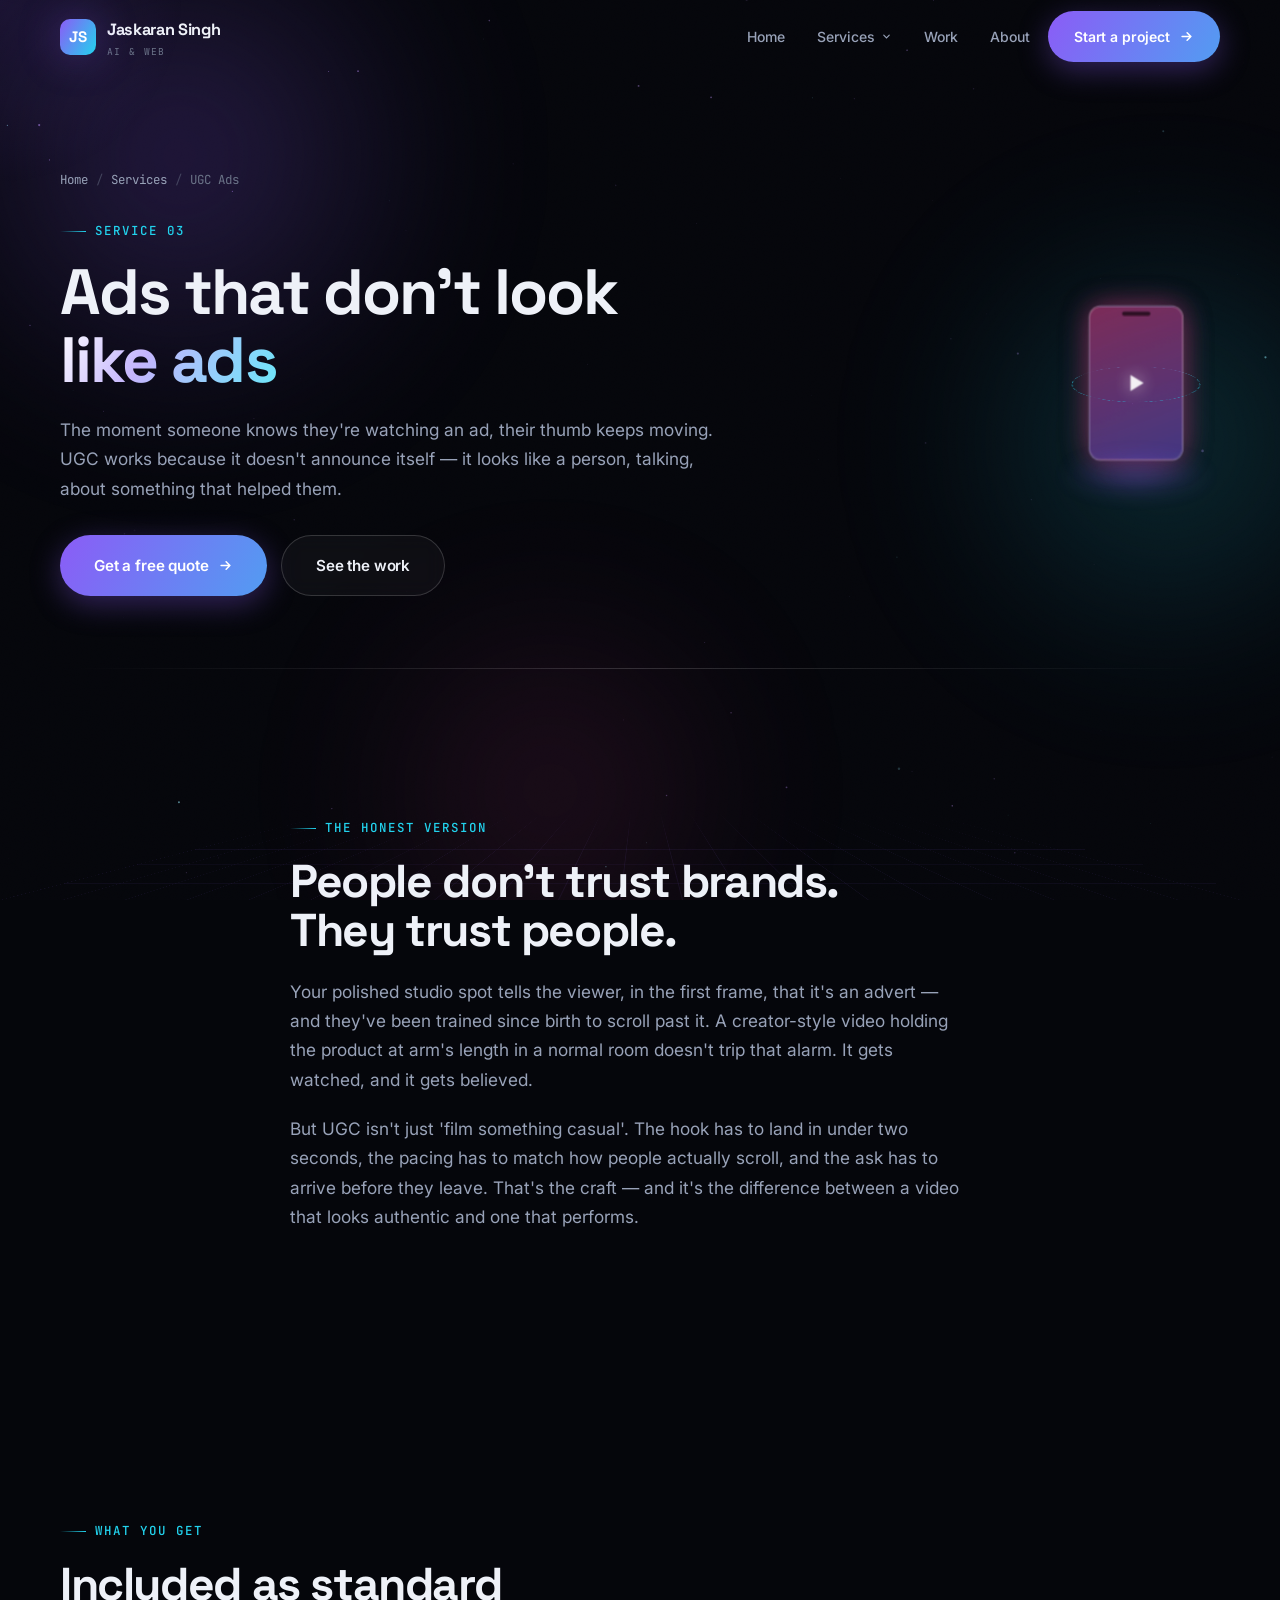
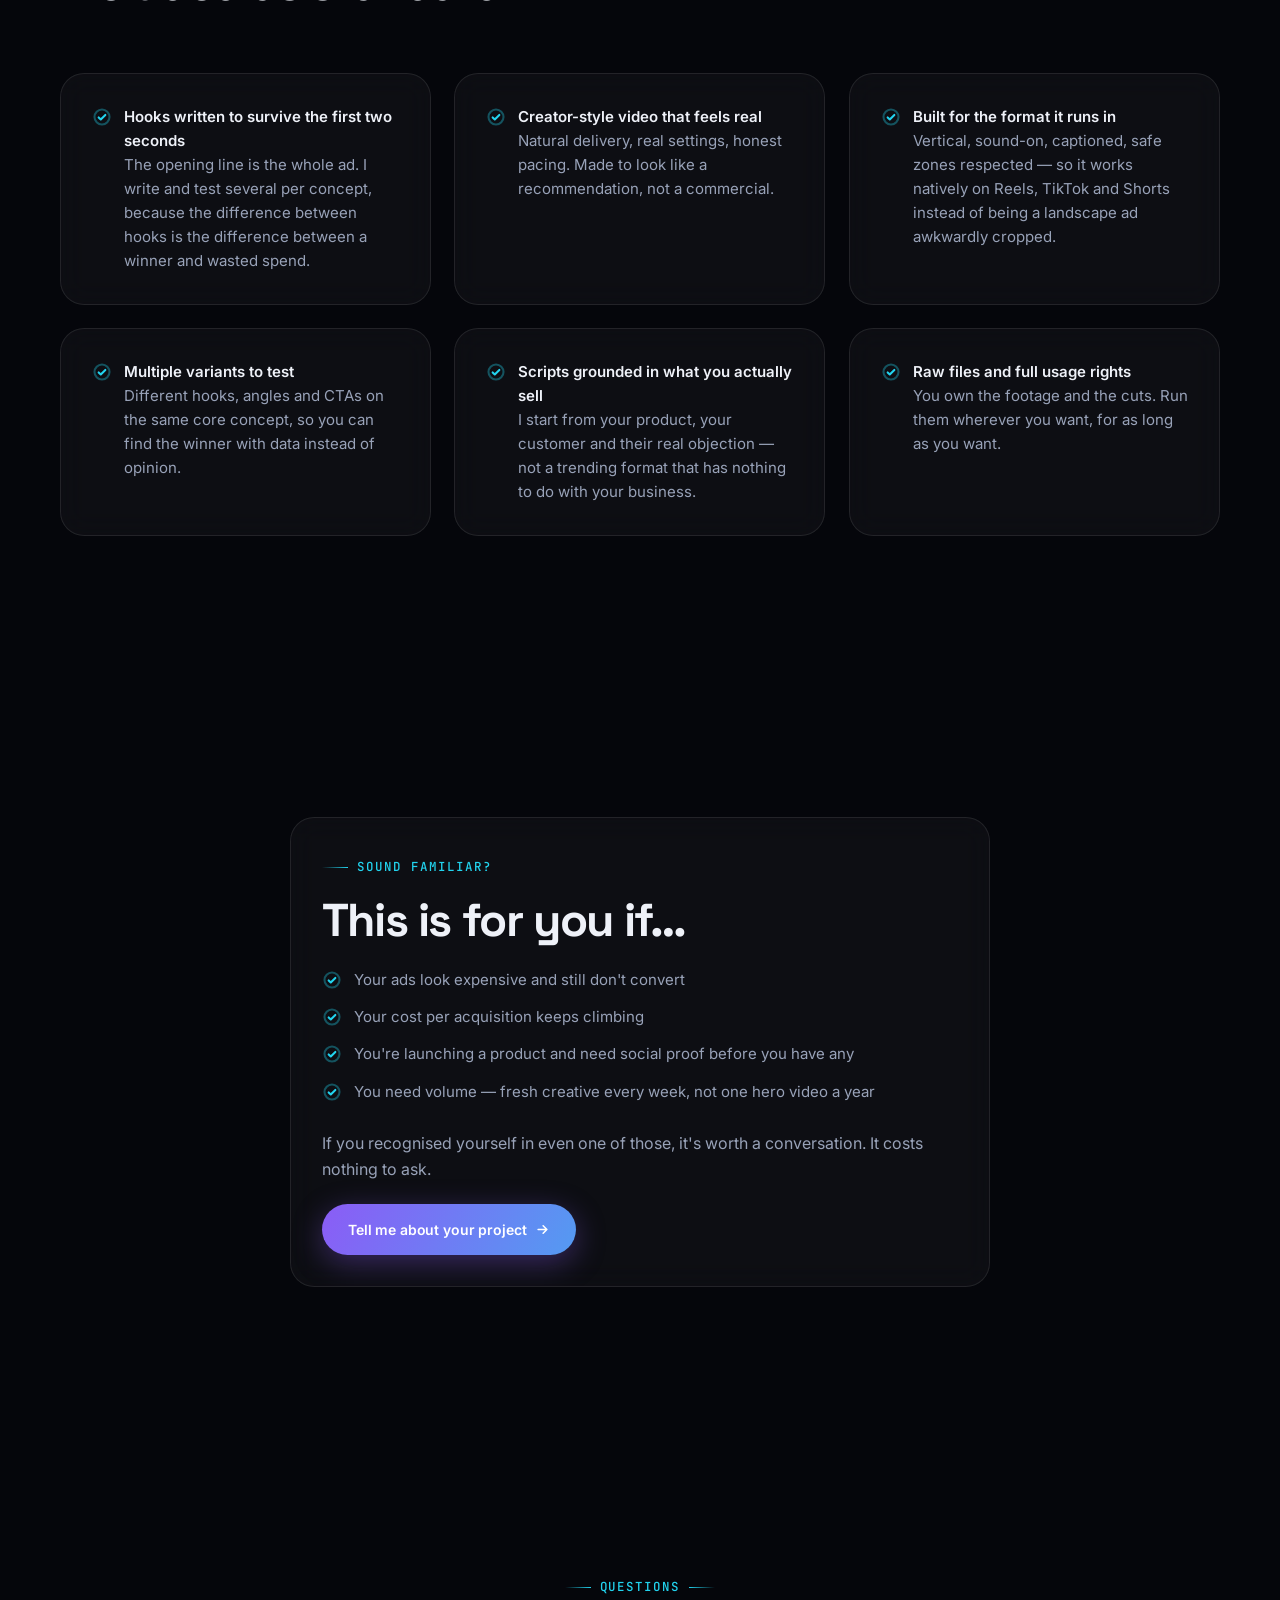
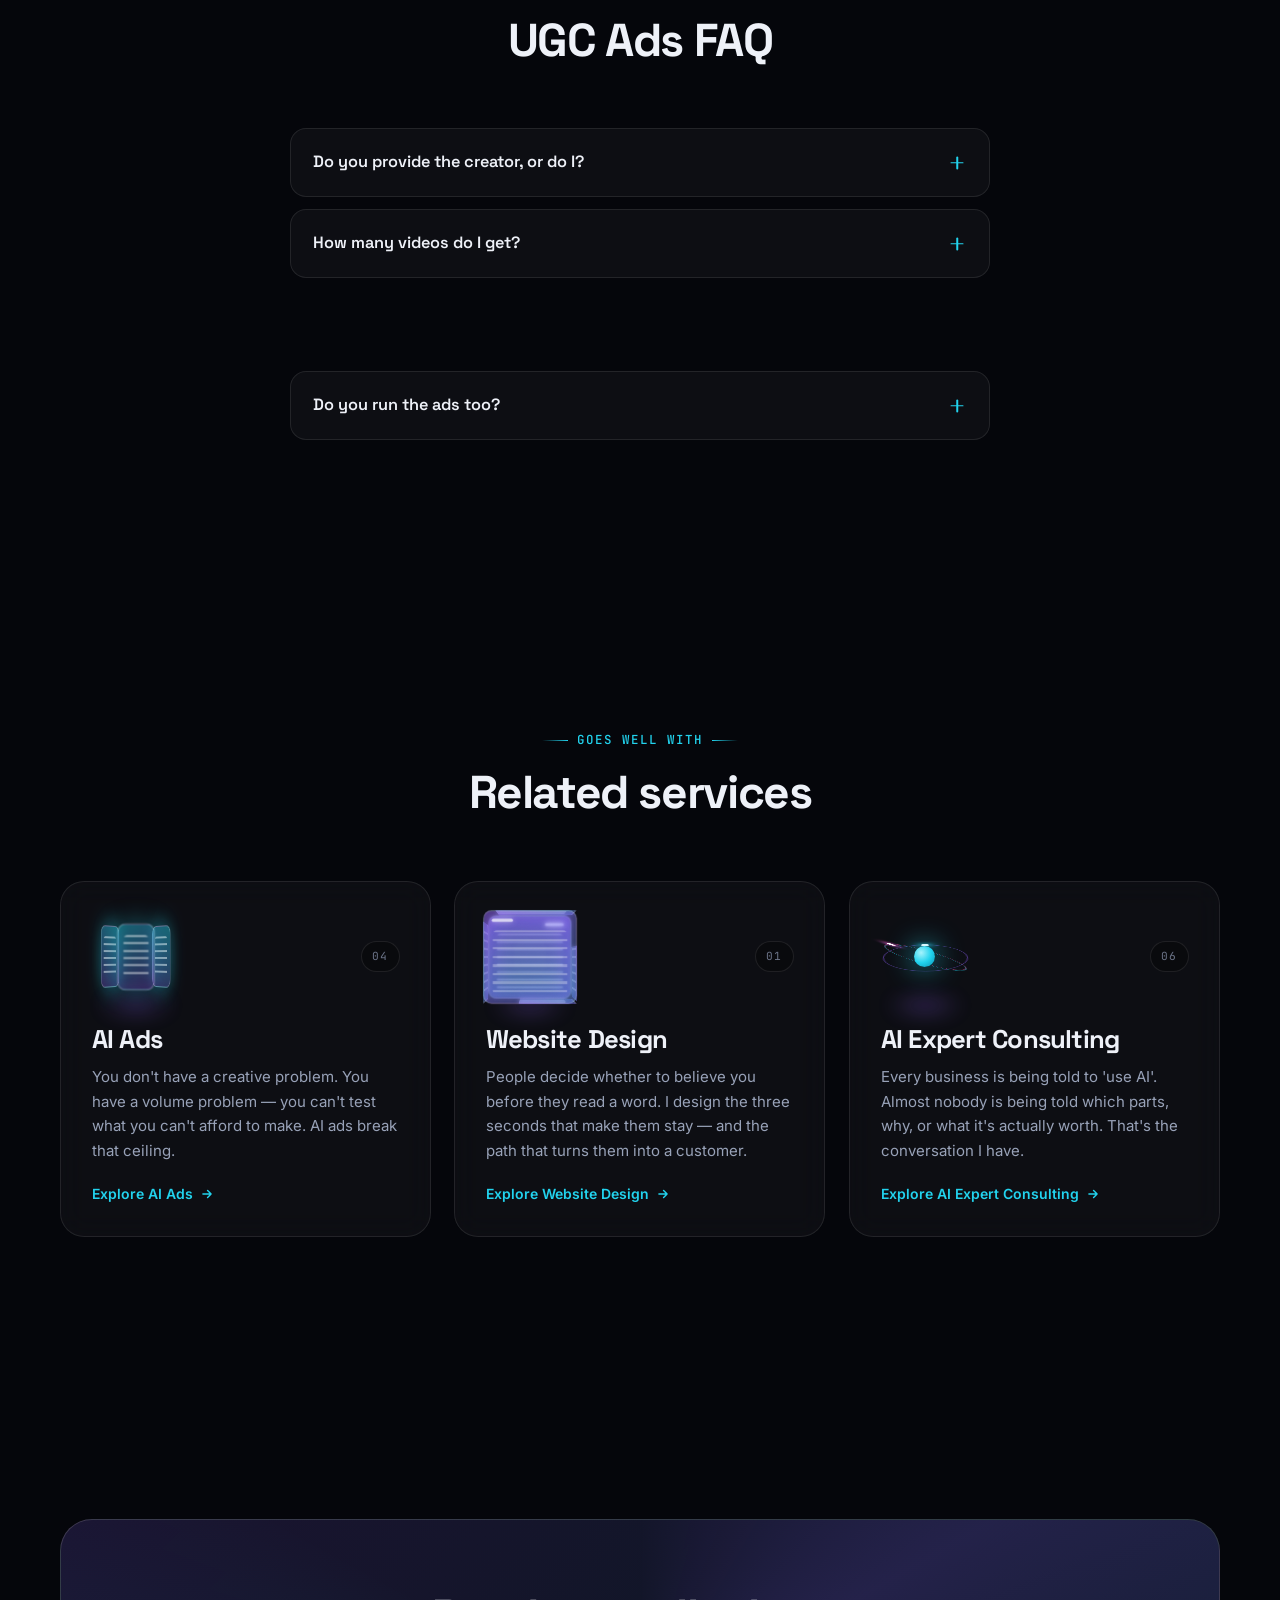
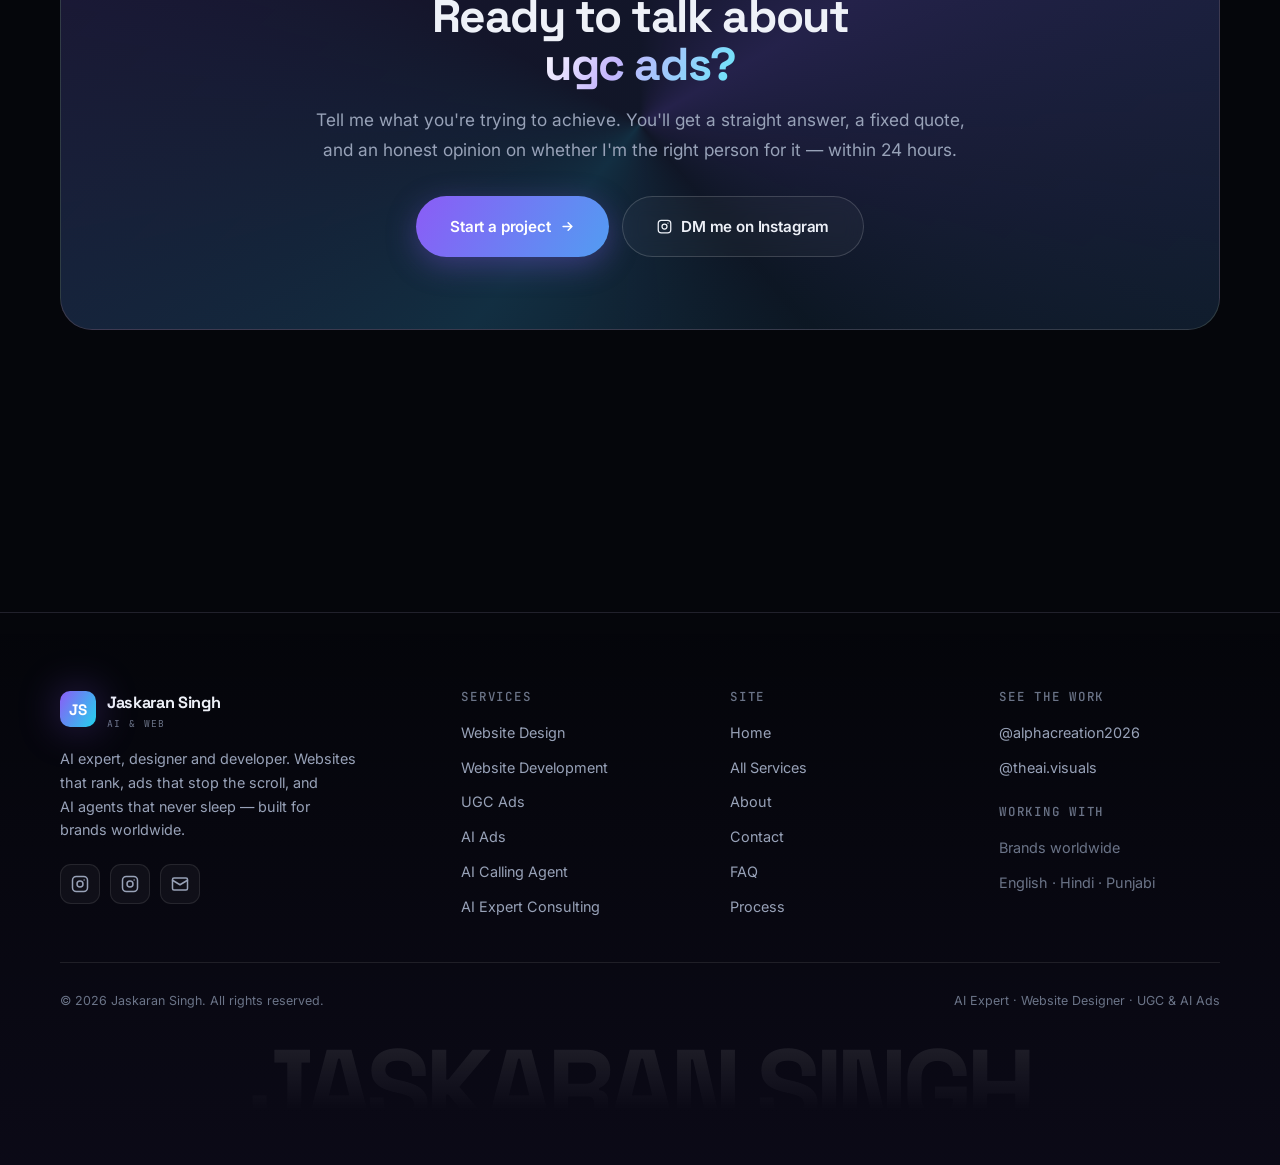
<file: ugc-ads.html>
<!DOCTYPE html>
<html lang="en">
<head>
<meta charset="utf-8">
<meta name="viewport" content="width=device-width, initial-scale=1">

<title>UGC Ads That Don't Look Like Ads | Jaskaran Singh</title>
<meta name="description" content="Creator-style UGC video ads for Reels, TikTok and Shorts — real hooks, real pacing, built to stop the scroll and sell. UGC ad creation for brands worldwide.">
<meta name="keywords" content="UGC ads, UGC content creator, UGC video ads, TikTok ads, Instagram Reels ads, user generated content ads, UGC creator for brands, performance creative">
<meta name="author" content="Jaskaran Singh">
<meta name="robots" content="index, follow, max-image-preview:large, max-snippet:-1, max-video-preview:-1">
<link rel="canonical" href="https://newgmail2002-wq.github.io/my-web/ugc-ads.html">

<meta property="og:type" content="website">
<meta property="og:site_name" content="Jaskaran Singh">
<meta property="og:title" content="UGC Ads That Don't Look Like Ads | Jaskaran Singh">
<meta property="og:description" content="Creator-style UGC video ads for Reels, TikTok and Shorts — real hooks, real pacing, built to stop the scroll and sell. UGC ad creation for brands worldwide.">
<meta property="og:url" content="https://newgmail2002-wq.github.io/my-web/ugc-ads.html">
<meta property="og:image" content="https://newgmail2002-wq.github.io/my-web/assets/img/og-cover.jpg">
<meta property="og:image:width" content="1200">
<meta property="og:image:height" content="630">
<meta property="og:locale" content="en_US">

<meta name="twitter:card" content="summary_large_image">
<meta name="twitter:title" content="UGC Ads That Don't Look Like Ads | Jaskaran Singh">
<meta name="twitter:description" content="Creator-style UGC video ads for Reels, TikTok and Shorts — real hooks, real pacing, built to stop the scroll and sell. UGC ad creation for brands worldwide.">
<meta name="twitter:image" content="https://newgmail2002-wq.github.io/my-web/assets/img/og-cover.jpg">

<meta name="theme-color" content="#05060b">
<link rel="icon" href="assets/img/favicon.svg" type="image/svg+xml">
<link rel="apple-touch-icon" href="assets/img/jaskaran-singh.jpg">
<link rel="manifest" href="site.webmanifest">

<link rel="preconnect" href="https://fonts.googleapis.com">
<link rel="preconnect" href="https://fonts.gstatic.com" crossorigin>
<link rel="stylesheet" href="https://fonts.googleapis.com/css2?family=Space+Grotesk:wght@500;600;700&family=Inter:wght@400;500;600&family=JetBrains+Mono:wght@400;500&display=swap" media="print" onload="this.media='all'">
<noscript><link rel="stylesheet" href="https://fonts.googleapis.com/css2?family=Space+Grotesk:wght@500;600;700&family=Inter:wght@400;500;600&family=JetBrains+Mono:wght@400;500&display=swap"></noscript>

<link rel="stylesheet" href="assets/css/main.css">

<script type="application/ld+json">
{
  "@context": "https://schema.org",
  "@graph": [
    {
      "@type": "Service",
      "@id": "https://newgmail2002-wq.github.io/my-web/ugc-ads.html#service",
      "name": "UGC Ads",
      "serviceType": "UGC Ads",
      "description": "Creator-style UGC video ads for Reels, TikTok and Shorts — real hooks, real pacing, built to stop the scroll and sell. UGC ad creation for brands worldwide.",
      "url": "https://newgmail2002-wq.github.io/my-web/ugc-ads.html",
      "provider": {
        "@type": "Person",
        "name": "Jaskaran Singh",
        "url": "https://newgmail2002-wq.github.io/my-web/",
        "image": "https://newgmail2002-wq.github.io/my-web/assets/img/jaskaran-singh.jpg",
        "sameAs": [
          "https://www.instagram.com/alphacreation2026/",
          "https://www.instagram.com/theai.visuals/"
        ]
      },
      "areaServed": "Worldwide",
      "availableLanguage": [
        "English",
        "Hindi",
        "Punjabi"
      ]
    },
    {
      "@type": "BreadcrumbList",
      "itemListElement": [
        {
          "@type": "ListItem",
          "position": 1,
          "name": "Home",
          "item": "https://newgmail2002-wq.github.io/my-web/"
        },
        {
          "@type": "ListItem",
          "position": 2,
          "name": "Services",
          "item": "https://newgmail2002-wq.github.io/my-web/services.html"
        },
        {
          "@type": "ListItem",
          "position": 3,
          "name": "UGC Ads",
          "item": "https://newgmail2002-wq.github.io/my-web/ugc-ads.html"
        }
      ]
    },
    {
      "@type": "FAQPage",
      "@id": "https://newgmail2002-wq.github.io/my-web/ugc-ads.html#faq",
      "mainEntity": [
        {
          "@type": "Question",
          "name": "Do you provide the creator, or do I?",
          "acceptedAnswer": {
            "@type": "Answer",
            "text": "Either. I can produce creator-style content for you, or work with your own creators and handle scripting, direction and editing. Tell me what you've got and we'll pick the cheaper path that still performs."
          }
        },
        {
          "@type": "Question",
          "name": "How many videos do I get?",
          "acceptedAnswer": {
            "@type": "Answer",
            "text": "It depends on the package we scope, but I always recommend multiple variants over a single hero video. Testing three hooks beats perfecting one, nearly every time."
          }
        },
        {
          "@type": "Question",
          "name": "Can you edit footage I've already got?",
          "acceptedAnswer": {
            "@type": "Answer",
            "text": "Yes. If you have raw creator footage or product clips sitting unused, I can cut, hook and caption them into ads that actually run."
          }
        },
        {
          "@type": "Question",
          "name": "Do you run the ads too?",
          "acceptedAnswer": {
            "@type": "Answer",
            "text": "I build the creative. If you want the media buying handled as well, tell me in the enquiry and we'll talk about scope — I'd rather point you to a specialist than pretend."
          }
        }
      ]
    }
  ]
}
</script>
</head>

<body>
<a class="skip-link" href="#main">Skip to content</a>
<div class="progress" aria-hidden="true"></div>

<div class="ambient" aria-hidden="true">
  <canvas id="stars"></canvas>
  <div class="aurora aurora--1"></div>
  <div class="aurora aurora--2"></div>
  <div class="aurora aurora--3"></div>
  <div class="grid-floor"></div>
</div>
<div class="noise" aria-hidden="true"></div>
<div class="cursor-glow" aria-hidden="true"></div>

<header class="nav">
  <div class="nav__inner">
    <a class="logo" href="index.html" aria-label="Jaskaran Singh — home">
      <span class="logo__mark">JS</span>
      <span class="logo__text">
        Jaskaran Singh
        <small>AI &amp; Web</small>
      </span>
    </a>

    <nav class="nav__links" aria-label="Main">
      <a class="nav__link" href="index.html">Home</a>

      <div class="nav__item">
        <a class="nav__link nav__toggle" href="services.html">
          Services
          <svg viewBox="0 0 24 24" fill="none" stroke="currentColor" stroke-width="2.5" stroke-linecap="round" aria-hidden="true"><path d="M6 9l6 6 6-6"/></svg>
        </a>
        <div class="nav__menu">
          <a href="website-design.html"><i></i>Website Design</a>
          <a href="website-development.html"><i></i>Website Development</a>
          <a href="ugc-ads.html"><i></i>UGC Ads</a>
          <a href="ai-ads.html"><i></i>AI Ads</a>
          <a href="ai-calling-agent.html"><i></i>AI Calling Agent</a>
          <a href="ai-expert.html"><i></i>AI Expert Consulting</a>
        </div>
      </div>

      <a class="nav__link" href="index.html#work">Work</a>
      <a class="nav__link" href="about.html">About</a>
      <a class="btn btn--primary" href="contact.html" data-magnetic>
        Start a project
        <svg viewBox="0 0 24 24" fill="none" stroke="currentColor" stroke-width="2.5" stroke-linecap="round" stroke-linejoin="round" aria-hidden="true"><path d="M5 12h14M13 6l6 6-6 6"/></svg>
      </a>
    </nav>

    <button class="burger" aria-label="Open menu" aria-expanded="false" aria-controls="drawer">
      <span></span><span></span><span></span>
    </button>
  </div>
</header>

<div class="drawer" id="drawer" aria-hidden="true">
  <a href="index.html">Home</a>
  <a href="about.html">About</a>
  <a href="index.html#work">Work</a>
  <p class="drawer__label">Services</p>
  <a href="website-design.html">Website Design</a>
  <a href="website-development.html">Website Development</a>
  <a href="ugc-ads.html" aria-current="page">UGC Ads</a>
  <a href="ai-ads.html">AI Ads</a>
  <a href="ai-calling-agent.html">AI Calling Agent</a>
  <a href="ai-expert.html">AI Expert Consulting</a>
  <a class="btn btn--primary" href="contact.html">Start a project</a>
</div>

<main id="main">

<section class="page-hero">
  <div class="wrap page-hero__grid">
    <div>
      <ol class="crumbs">
        <li><a href="index.html">Home</a></li>
        <li><a href="services.html">Services</a></li>
        <li>UGC Ads</li>
      </ol>
      <span class="eyebrow">Service 03</span>
      <h1>Ads that don't look<br><span class="grad-text">like ads</span></h1>
      <p class="lead">The moment someone knows they're watching an ad, their thumb keeps moving. UGC works because it doesn't announce itself — it looks like a person, talking, about something that helped them.</p>
      <div class="hero__cta" style="margin-top:32px; margin-bottom:0">
        <a class="btn btn--primary btn--lg" href="contact.html?service=ugc-ads" data-magnetic>Get a free quote <svg viewBox="0 0 24 24" fill="none" stroke="currentColor" stroke-width="2.5" stroke-linecap="round" stroke-linejoin="round" aria-hidden="true"><path d="M5 12h14M13 6l6 6-6 6"/></svg></a>
        <a class="btn btn--ghost btn--lg" href="index.html#work">See the work</a>
      </div>
    </div>
    <div class="icon3d icon3d--xl" aria-hidden="true"><div class="icon3d__obj i-phone"><div class="body body--back"></div><div class="body"></div><div class="rec"></div></div></div>
  </div>
</section>

<div class="wrap"><hr class="divider"></div>

<section class="section">
  <div class="wrap wrap-narrow">
    <div data-reveal>
      <span class="eyebrow">The honest version</span>
      <h2>People don't trust brands. They trust people.</h2>
      <div class="stack" style="margin-top:22px">
        <p class="lead">Your polished studio spot tells the viewer, in the first frame, that it's an advert — and they've been trained since birth to scroll past it. A creator-style video holding the product at arm's length in a normal room doesn't trip that alarm. It gets watched, and it gets believed.</p>
        <p class="lead">But UGC isn't just 'film something casual'. The hook has to land in under two seconds, the pacing has to match how people actually scroll, and the ask has to arrive before they leave. That's the craft — and it's the difference between a video that looks authentic and one that performs.</p>
      </div>
    </div>
  </div>
</section>

<section class="section">
  <div class="wrap">
    <div class="section-head" data-reveal>
      <span class="eyebrow">What you get</span>
      <h2>Included as standard</h2>
    </div>
    <div class="svc-grid">
      <article class="card" data-reveal style="--d:0.00s">
        <ul class="ticks">
          <li><svg viewBox="0 0 24 24" fill="none" stroke="currentColor" stroke-width="2.5" stroke-linecap="round" stroke-linejoin="round" aria-hidden="true"><circle cx="12" cy="12" r="9" opacity=".35"/><path d="M8 12.5l2.5 2.5L16 9.5"/></svg><span><strong>Hooks written to survive the first two seconds</strong><br>The opening line is the whole ad. I write and test several per concept, because the difference between hooks is the difference between a winner and wasted spend.</span></li>
        </ul>
      </article>
      <article class="card" data-reveal style="--d:0.06s">
        <ul class="ticks">
          <li><svg viewBox="0 0 24 24" fill="none" stroke="currentColor" stroke-width="2.5" stroke-linecap="round" stroke-linejoin="round" aria-hidden="true"><circle cx="12" cy="12" r="9" opacity=".35"/><path d="M8 12.5l2.5 2.5L16 9.5"/></svg><span><strong>Creator-style video that feels real</strong><br>Natural delivery, real settings, honest pacing. Made to look like a recommendation, not a commercial.</span></li>
        </ul>
      </article>
      <article class="card" data-reveal style="--d:0.12s">
        <ul class="ticks">
          <li><svg viewBox="0 0 24 24" fill="none" stroke="currentColor" stroke-width="2.5" stroke-linecap="round" stroke-linejoin="round" aria-hidden="true"><circle cx="12" cy="12" r="9" opacity=".35"/><path d="M8 12.5l2.5 2.5L16 9.5"/></svg><span><strong>Built for the format it runs in</strong><br>Vertical, sound-on, captioned, safe zones respected — so it works natively on Reels, TikTok and Shorts instead of being a landscape ad awkwardly cropped.</span></li>
        </ul>
      </article>
      <article class="card" data-reveal style="--d:0.18s">
        <ul class="ticks">
          <li><svg viewBox="0 0 24 24" fill="none" stroke="currentColor" stroke-width="2.5" stroke-linecap="round" stroke-linejoin="round" aria-hidden="true"><circle cx="12" cy="12" r="9" opacity=".35"/><path d="M8 12.5l2.5 2.5L16 9.5"/></svg><span><strong>Multiple variants to test</strong><br>Different hooks, angles and CTAs on the same core concept, so you can find the winner with data instead of opinion.</span></li>
        </ul>
      </article>
      <article class="card" data-reveal style="--d:0.24s">
        <ul class="ticks">
          <li><svg viewBox="0 0 24 24" fill="none" stroke="currentColor" stroke-width="2.5" stroke-linecap="round" stroke-linejoin="round" aria-hidden="true"><circle cx="12" cy="12" r="9" opacity=".35"/><path d="M8 12.5l2.5 2.5L16 9.5"/></svg><span><strong>Scripts grounded in what you actually sell</strong><br>I start from your product, your customer and their real objection — not a trending format that has nothing to do with your business.</span></li>
        </ul>
      </article>
      <article class="card" data-reveal style="--d:0.30s">
        <ul class="ticks">
          <li><svg viewBox="0 0 24 24" fill="none" stroke="currentColor" stroke-width="2.5" stroke-linecap="round" stroke-linejoin="round" aria-hidden="true"><circle cx="12" cy="12" r="9" opacity=".35"/><path d="M8 12.5l2.5 2.5L16 9.5"/></svg><span><strong>Raw files and full usage rights</strong><br>You own the footage and the cuts. Run them wherever you want, for as long as you want.</span></li>
        </ul>
      </article>
    </div>
  </div>
</section>

<section class="section">
  <div class="wrap wrap-narrow">
    <div class="card" data-reveal="scale">
      <span class="eyebrow">Sound familiar?</span>
      <h2 style="margin-bottom:24px">This is for you if…</h2>
      <ul class="ticks">
        <li><svg viewBox="0 0 24 24" fill="none" stroke="currentColor" stroke-width="2.5" stroke-linecap="round" stroke-linejoin="round" aria-hidden="true"><circle cx="12" cy="12" r="9" opacity=".35"/><path d="M8 12.5l2.5 2.5L16 9.5"/></svg><span>Your ads look expensive and still don't convert</span></li>
        <li><svg viewBox="0 0 24 24" fill="none" stroke="currentColor" stroke-width="2.5" stroke-linecap="round" stroke-linejoin="round" aria-hidden="true"><circle cx="12" cy="12" r="9" opacity=".35"/><path d="M8 12.5l2.5 2.5L16 9.5"/></svg><span>Your cost per acquisition keeps climbing</span></li>
        <li><svg viewBox="0 0 24 24" fill="none" stroke="currentColor" stroke-width="2.5" stroke-linecap="round" stroke-linejoin="round" aria-hidden="true"><circle cx="12" cy="12" r="9" opacity=".35"/><path d="M8 12.5l2.5 2.5L16 9.5"/></svg><span>You're launching a product and need social proof before you have any</span></li>
        <li><svg viewBox="0 0 24 24" fill="none" stroke="currentColor" stroke-width="2.5" stroke-linecap="round" stroke-linejoin="round" aria-hidden="true"><circle cx="12" cy="12" r="9" opacity=".35"/><path d="M8 12.5l2.5 2.5L16 9.5"/></svg><span>You need volume — fresh creative every week, not one hero video a year</span></li>
      </ul>
      <p class="muted" style="margin-top:26px">If you recognised yourself in even one of those, it's worth a conversation. It costs nothing to ask.</p>
      <a class="btn btn--primary" href="contact.html?service=ugc-ads" style="margin-top:22px" data-magnetic>Tell me about your project <svg viewBox="0 0 24 24" fill="none" stroke="currentColor" stroke-width="2.5" stroke-linecap="round" stroke-linejoin="round" aria-hidden="true"><path d="M5 12h14M13 6l6 6-6 6"/></svg></a>
    </div>
  </div>
</section>

<section class="section">
  <div class="wrap wrap-narrow">
    <div class="section-head center" data-reveal>
      <span class="eyebrow">Questions</span>
      <h2>UGC Ads FAQ</h2>
    </div>
    <div class="faq">
      <details class="faq__item" data-reveal>
        <summary class="faq__q">Do you provide the creator, or do I?<span class="faq__icon" aria-hidden="true"></span></summary>
        <div class="faq__a">Either. I can produce creator-style content for you, or work with your own creators and handle scripting, direction and editing. Tell me what you've got and we'll pick the cheaper path that still performs.</div>
      </details>
      <details class="faq__item" data-reveal>
        <summary class="faq__q">How many videos do I get?<span class="faq__icon" aria-hidden="true"></span></summary>
        <div class="faq__a">It depends on the package we scope, but I always recommend multiple variants over a single hero video. Testing three hooks beats perfecting one, nearly every time.</div>
      </details>
      <details class="faq__item" data-reveal>
        <summary class="faq__q">Can you edit footage I've already got?<span class="faq__icon" aria-hidden="true"></span></summary>
        <div class="faq__a">Yes. If you have raw creator footage or product clips sitting unused, I can cut, hook and caption them into ads that actually run.</div>
      </details>
      <details class="faq__item" data-reveal>
        <summary class="faq__q">Do you run the ads too?<span class="faq__icon" aria-hidden="true"></span></summary>
        <div class="faq__a">I build the creative. If you want the media buying handled as well, tell me in the enquiry and we'll talk about scope — I'd rather point you to a specialist than pretend.</div>
      </details>
    </div>
  </div>
</section>

<section class="section">
  <div class="wrap">
    <div class="section-head center" data-reveal>
      <span class="eyebrow">Goes well with</span>
      <h2>Related services</h2>
    </div>
    <div class="svc-grid">
      <a class="card card--tilt svc" href="ai-ads.html" data-reveal>
        <div class="svc__head">
          <div class="icon3d" aria-hidden="true"><div class="icon3d__obj i-fan"><div class="ad"></div><div class="ad"></div><div class="ad"></div></div></div>
          <span class="svc__num">04</span>
        </div>
        <div>
          <h3>AI Ads</h3>
          <p>You don't have a creative problem. You have a volume problem — you can't test what you can't afford to make. AI ads break that ceiling.</p>
        </div>
        <span class="link-arrow">Explore AI Ads <svg viewBox="0 0 24 24" fill="none" stroke="currentColor" stroke-width="2.5" stroke-linecap="round" stroke-linejoin="round" aria-hidden="true"><path d="M5 12h14M13 6l6 6-6 6"/></svg></span>
      </a>
      <a class="card card--tilt svc" href="website-design.html" data-reveal>
        <div class="svc__head">
          <div class="icon3d" aria-hidden="true"><div class="icon3d__obj i-cube"><div class="icon3d__face"></div><div class="icon3d__face"></div><div class="icon3d__face"></div><div class="icon3d__face"></div><div class="icon3d__face"></div><div class="icon3d__face"></div></div></div>
          <span class="svc__num">01</span>
        </div>
        <div>
          <h3>Website Design</h3>
          <p>People decide whether to believe you before they read a word. I design the three seconds that make them stay — and the path that turns them into a customer.</p>
        </div>
        <span class="link-arrow">Explore Website Design <svg viewBox="0 0 24 24" fill="none" stroke="currentColor" stroke-width="2.5" stroke-linecap="round" stroke-linejoin="round" aria-hidden="true"><path d="M5 12h14M13 6l6 6-6 6"/></svg></span>
      </a>
      <a class="card card--tilt svc" href="ai-expert.html" data-reveal>
        <div class="svc__head">
          <div class="icon3d" aria-hidden="true"><div class="icon3d__obj i-atom"><div class="orbit"></div><div class="orbit"></div><div class="orbit"></div></div><div class="nucleus"></div></div>
          <span class="svc__num">06</span>
        </div>
        <div>
          <h3>AI Expert Consulting</h3>
          <p>Every business is being told to 'use AI'. Almost nobody is being told which parts, why, or what it's actually worth. That's the conversation I have.</p>
        </div>
        <span class="link-arrow">Explore AI Expert Consulting <svg viewBox="0 0 24 24" fill="none" stroke="currentColor" stroke-width="2.5" stroke-linecap="round" stroke-linejoin="round" aria-hidden="true"><path d="M5 12h14M13 6l6 6-6 6"/></svg></span>
      </a>
    </div>
  </div>
</section>

<section class="section">
  <div class="wrap">
    <div class="cta-band" data-reveal="scale">
      <h2>Ready to talk about<br><span class="grad-text">ugc ads?</span></h2>
      <p class="lead">Tell me what you're trying to achieve. You'll get a straight answer, a fixed quote, and an honest opinion on whether I'm the right person for it — within 24 hours.</p>
      <div class="cta-band__btns">
        <a class="btn btn--primary btn--lg" href="contact.html" data-magnetic>Start a project <svg viewBox="0 0 24 24" fill="none" stroke="currentColor" stroke-width="2.5" stroke-linecap="round" stroke-linejoin="round" aria-hidden="true"><path d="M5 12h14M13 6l6 6-6 6"/></svg></a>
        <a class="btn btn--ghost btn--lg" href="https://www.instagram.com/alphacreation2026/" target="_blank" rel="noopener noreferrer"><svg viewBox="0 0 24 24" fill="none" stroke="currentColor" stroke-width="2" aria-hidden="true"><rect x="2" y="2" width="20" height="20" rx="5"/><circle cx="12" cy="12" r="4"/><circle cx="17.5" cy="6.5" r="1" fill="currentColor" stroke="none"/></svg> DM me on Instagram</a>
      </div>
    </div>
  </div>
</section>
</main>

<footer class="footer">
  <div class="wrap">
    <div class="footer__grid">

      <div class="footer__about">
        <a class="logo" href="index.html">
          <span class="logo__mark">JS</span>
          <span class="logo__text">
            Jaskaran Singh
            <small>AI &amp; Web</small>
          </span>
        </a>
        <p>AI expert, designer and developer. Websites that rank, ads that stop the scroll, and AI agents that never sleep — built for brands worldwide.</p>
        <div class="socials">
          <a class="social" href="https://www.instagram.com/alphacreation2026/" target="_blank" rel="noopener noreferrer" aria-label="Alpha Creation on Instagram"><svg viewBox="0 0 24 24" fill="none" stroke="currentColor" stroke-width="2" aria-hidden="true"><rect x="2" y="2" width="20" height="20" rx="5"/><circle cx="12" cy="12" r="4"/><circle cx="17.5" cy="6.5" r="1" fill="currentColor" stroke="none"/></svg></a>
          <a class="social" href="https://www.instagram.com/theai.visuals/" target="_blank" rel="noopener noreferrer" aria-label="AI Visuals on Instagram"><svg viewBox="0 0 24 24" fill="none" stroke="currentColor" stroke-width="2" aria-hidden="true"><rect x="2" y="2" width="20" height="20" rx="5"/><circle cx="12" cy="12" r="4"/><circle cx="17.5" cy="6.5" r="1" fill="currentColor" stroke="none"/></svg></a>
          <a class="social" href="contact.html" aria-label="Contact Jaskaran Singh">
            <svg viewBox="0 0 24 24" fill="none" stroke="currentColor" stroke-width="2" stroke-linecap="round" stroke-linejoin="round" aria-hidden="true"><rect x="2" y="4" width="20" height="16" rx="2"/><path d="M2 7l10 6 10-6"/></svg>
          </a>
        </div>
      </div>

      <div>
        <h4>Services</h4>
        <div class="footer__links">
          <a href="website-design.html">Website Design</a>
          <a href="website-development.html">Website Development</a>
          <a href="ugc-ads.html">UGC Ads</a>
          <a href="ai-ads.html">AI Ads</a>
          <a href="ai-calling-agent.html">AI Calling Agent</a>
          <a href="ai-expert.html">AI Expert Consulting</a>
        </div>
      </div>

      <div>
        <h4>Site</h4>
        <div class="footer__links">
          <a href="index.html">Home</a>
          <a href="services.html">All Services</a>
          <a href="about.html">About</a>
          <a href="contact.html">Contact</a>
          <a href="index.html#faq">FAQ</a>
          <a href="index.html#process">Process</a>
        </div>
      </div>

      <div>
        <h4>See the work</h4>
        <div class="footer__links">
          <a href="https://www.instagram.com/alphacreation2026/" target="_blank" rel="noopener noreferrer">@alphacreation2026</a>
          <a href="https://www.instagram.com/theai.visuals/" target="_blank" rel="noopener noreferrer">@theai.visuals</a>
        </div>
        <h4 style="margin-top:26px">Working with</h4>
        <div class="footer__links">
          <span class="dim" style="font-size:.9rem">Brands worldwide</span>
          <span class="dim" style="font-size:.9rem">English · Hindi · Punjabi</span>
        </div>
      </div>

    </div>

    <div class="footer__bottom">
      <p>© <span data-year>2026</span> Jaskaran Singh. All rights reserved.</p>
      <p>AI Expert · Website Designer · UGC &amp; AI Ads</p>
    </div>

    <div class="footer__mark" aria-hidden="true">JASKARAN SINGH</div>
  </div>
</footer>

<script src="assets/js/main.js" defer></script>
</body>
</html>
</file>
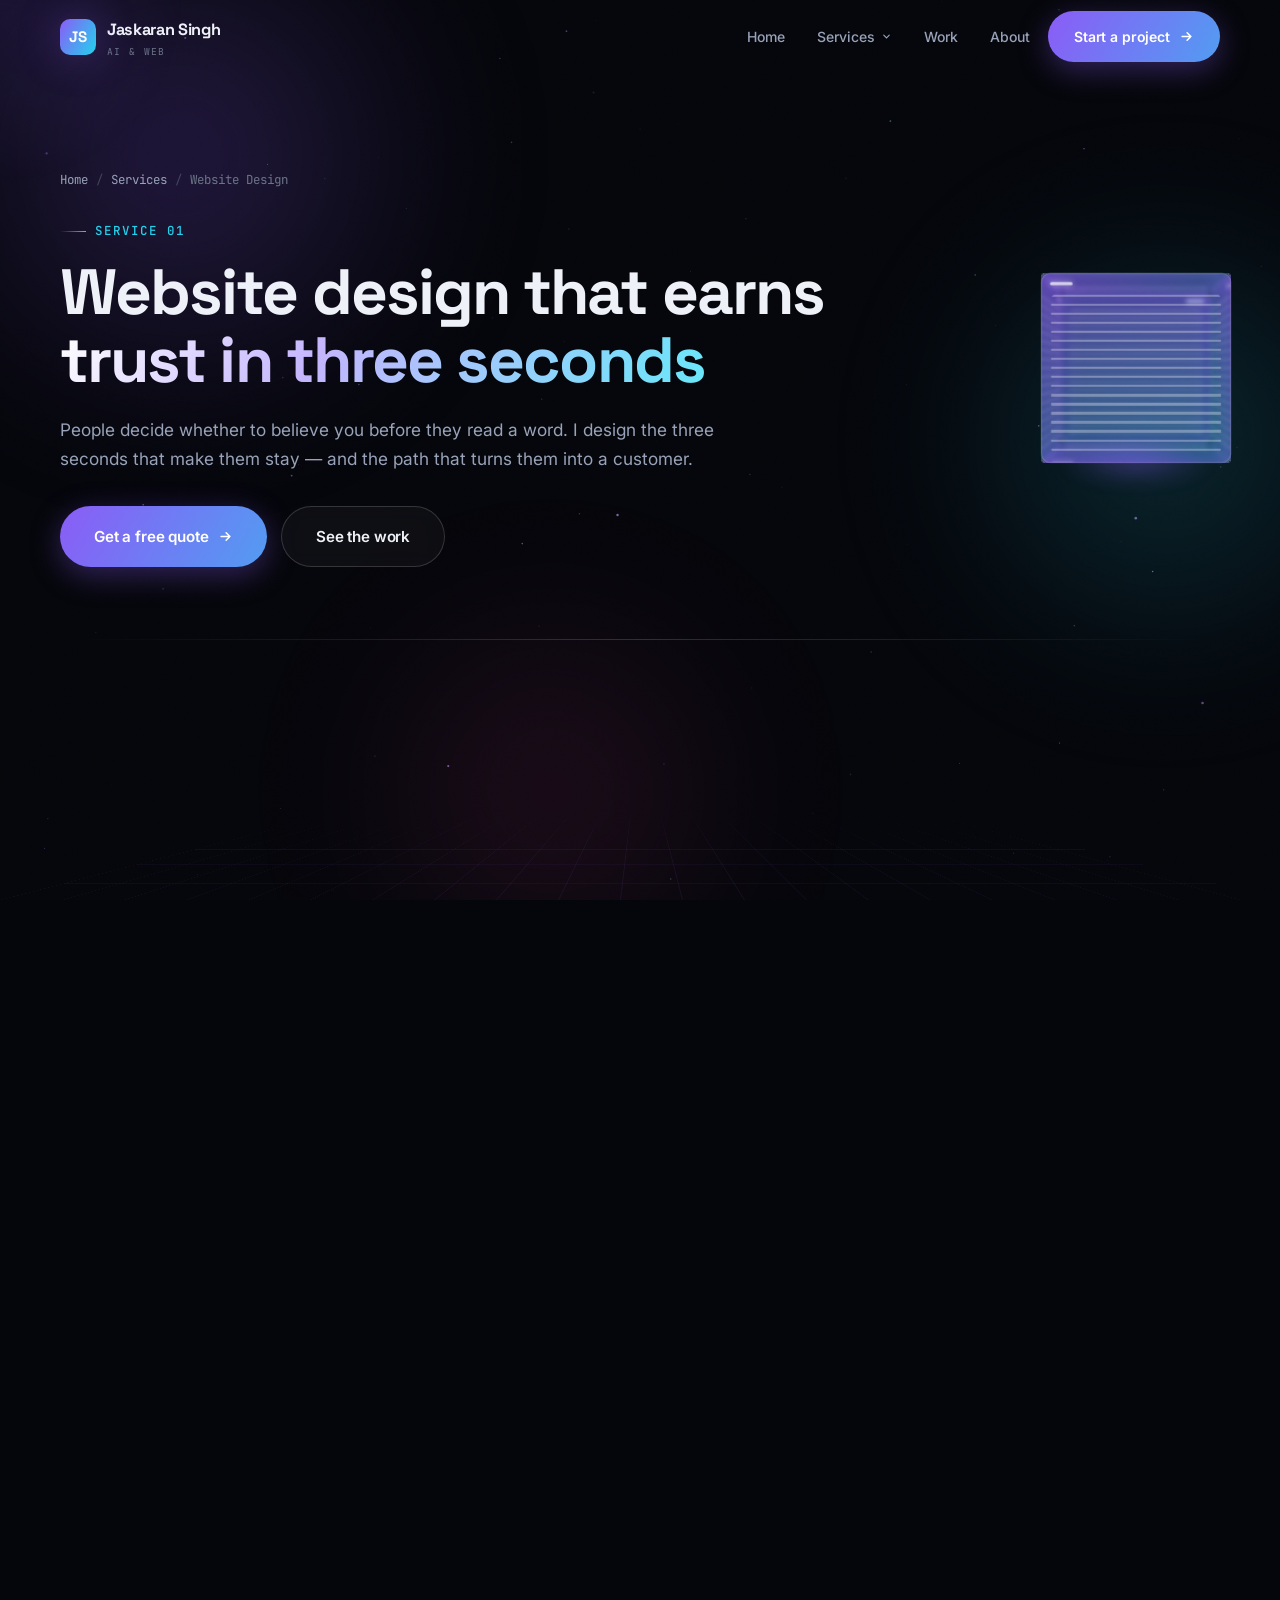
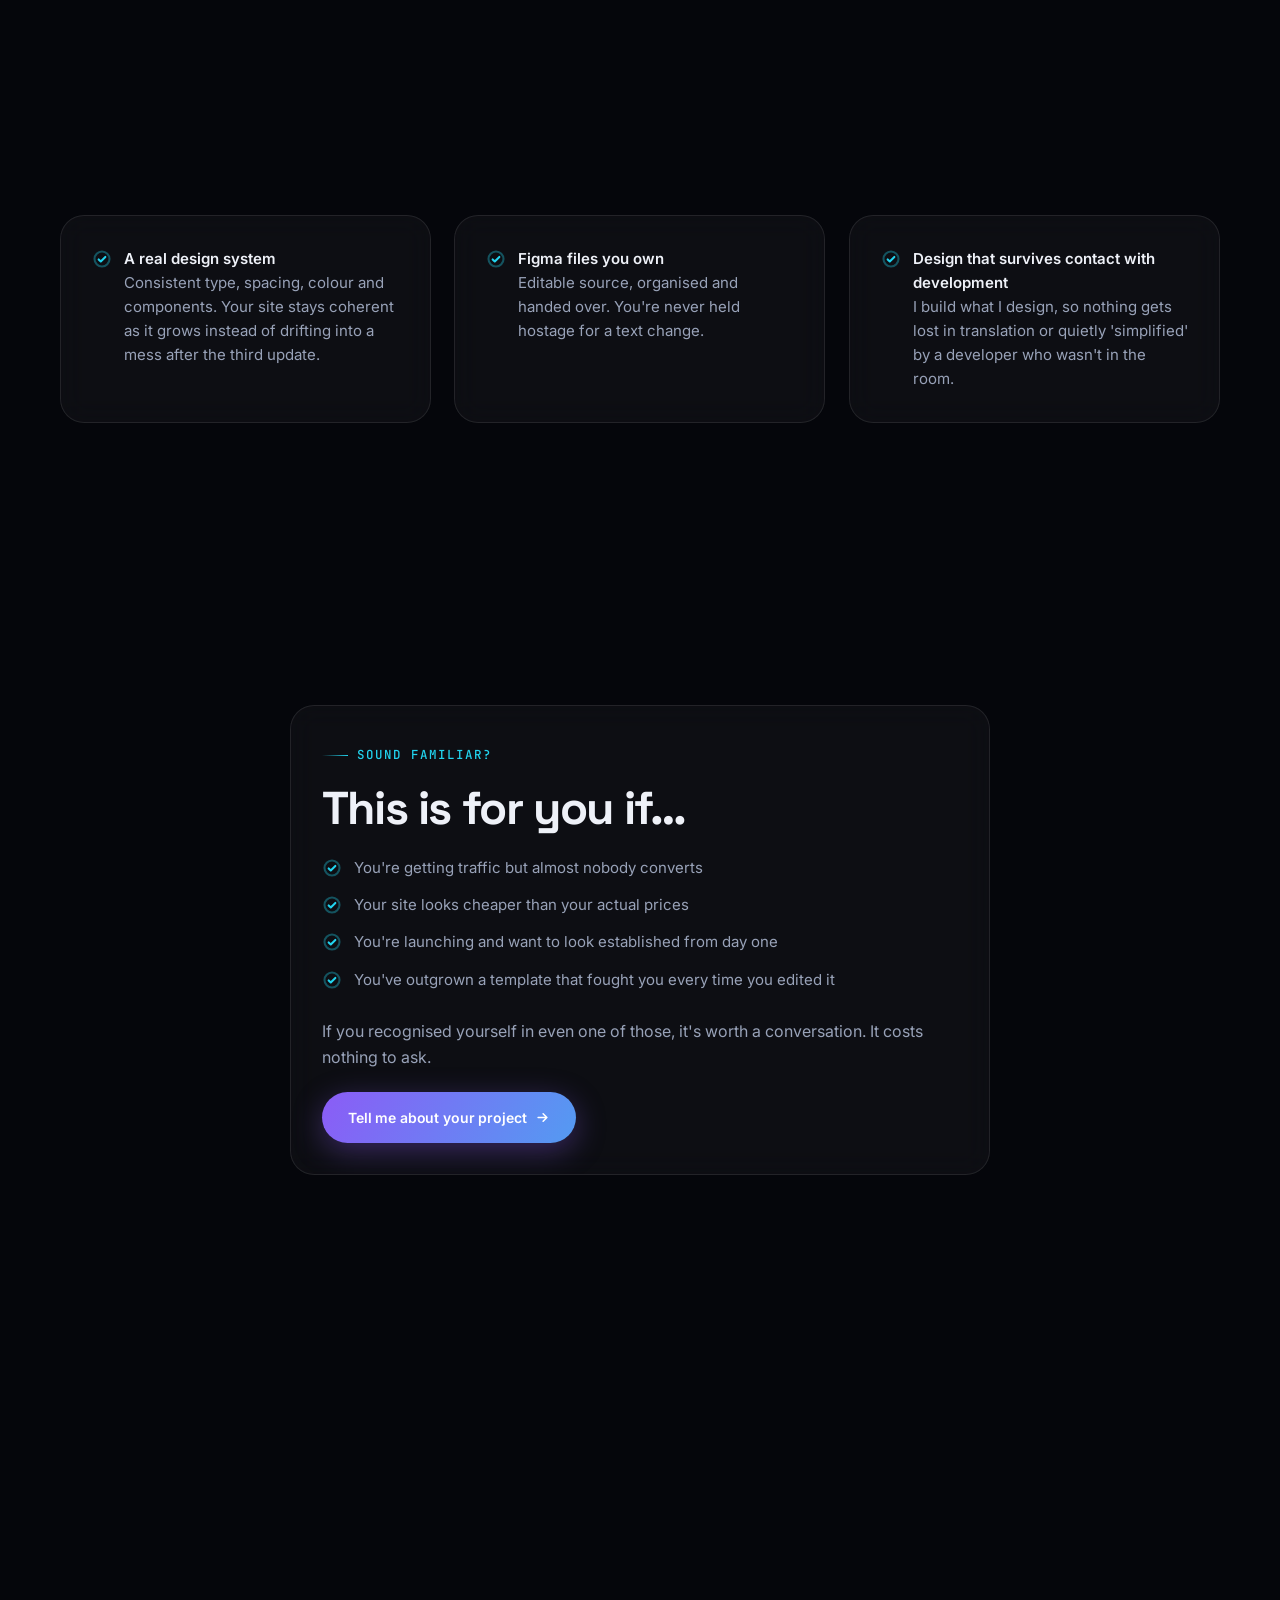
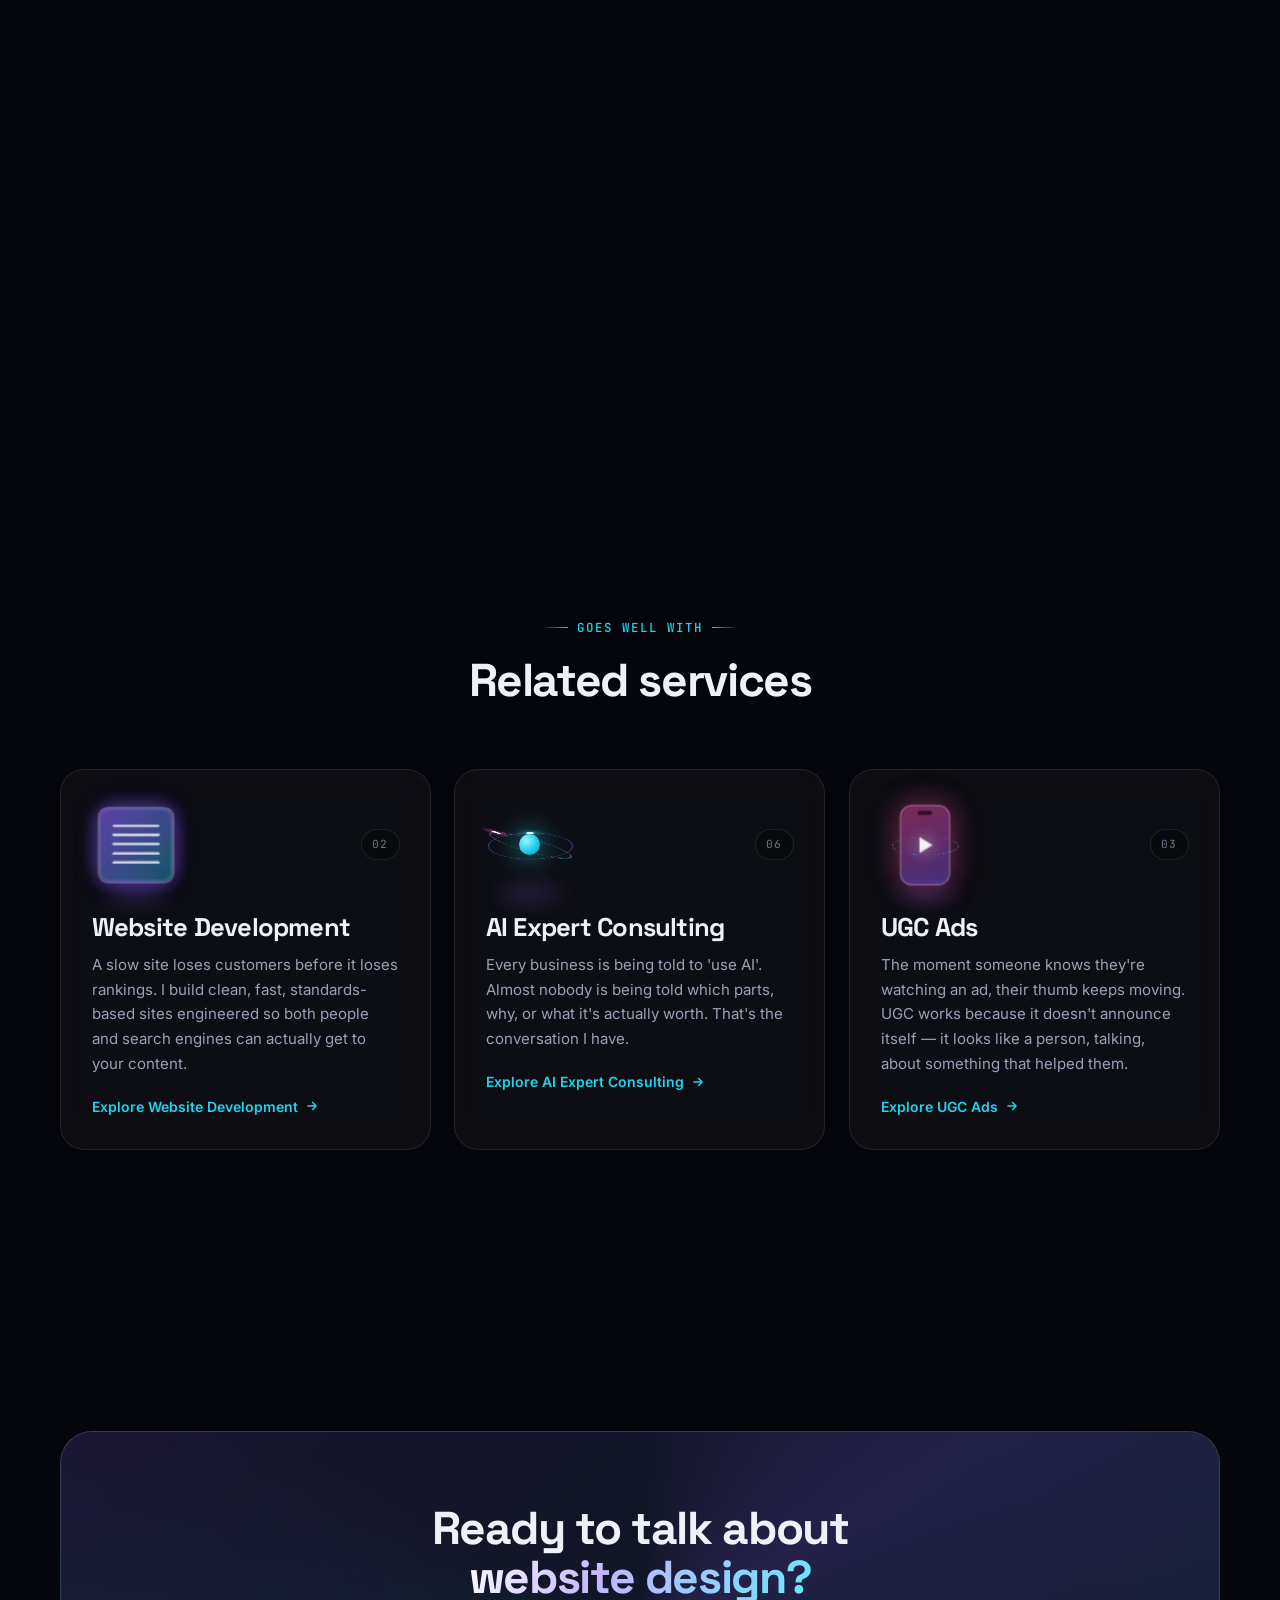
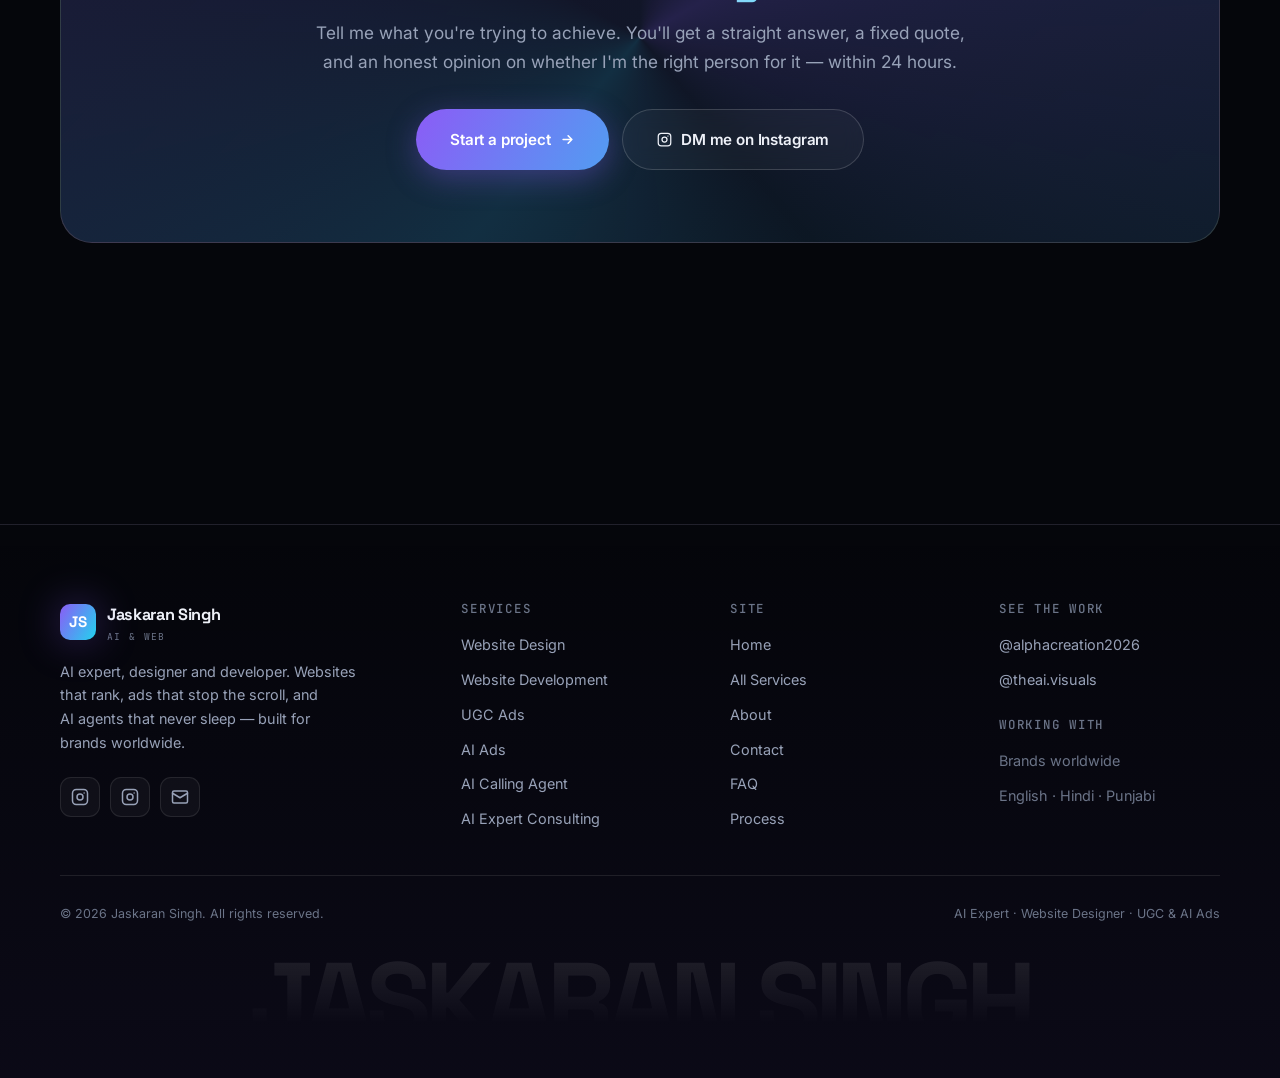
<file: website-design.html>
<!DOCTYPE html>
<html lang="en">
<head>
<meta charset="utf-8">
<meta name="viewport" content="width=device-width, initial-scale=1">

<title>Website Design That Converts | Jaskaran Singh</title>
<meta name="description" content="Conversion-first website design built around one question: what do you want visitors to do? Custom UI/UX for brands worldwide. Get a free, no-obligation quote.">
<meta name="keywords" content="website design, web design, UI UX design, conversion focused web design, custom website design, freelance website designer, landing page design">
<meta name="author" content="Jaskaran Singh">
<meta name="robots" content="index, follow, max-image-preview:large, max-snippet:-1, max-video-preview:-1">
<link rel="canonical" href="https://newgmail2002-wq.github.io/my-web/website-design.html">

<meta property="og:type" content="website">
<meta property="og:site_name" content="Jaskaran Singh">
<meta property="og:title" content="Website Design That Converts | Jaskaran Singh">
<meta property="og:description" content="Conversion-first website design built around one question: what do you want visitors to do? Custom UI/UX for brands worldwide. Get a free, no-obligation quote.">
<meta property="og:url" content="https://newgmail2002-wq.github.io/my-web/website-design.html">
<meta property="og:image" content="https://newgmail2002-wq.github.io/my-web/assets/img/og-cover.jpg">
<meta property="og:image:width" content="1200">
<meta property="og:image:height" content="630">
<meta property="og:locale" content="en_US">

<meta name="twitter:card" content="summary_large_image">
<meta name="twitter:title" content="Website Design That Converts | Jaskaran Singh">
<meta name="twitter:description" content="Conversion-first website design built around one question: what do you want visitors to do? Custom UI/UX for brands worldwide. Get a free, no-obligation quote.">
<meta name="twitter:image" content="https://newgmail2002-wq.github.io/my-web/assets/img/og-cover.jpg">

<meta name="theme-color" content="#05060b">
<link rel="icon" href="assets/img/favicon.svg" type="image/svg+xml">
<link rel="apple-touch-icon" href="assets/img/jaskaran-singh.jpg">
<link rel="manifest" href="site.webmanifest">

<link rel="preconnect" href="https://fonts.googleapis.com">
<link rel="preconnect" href="https://fonts.gstatic.com" crossorigin>
<link rel="stylesheet" href="https://fonts.googleapis.com/css2?family=Space+Grotesk:wght@500;600;700&family=Inter:wght@400;500;600&family=JetBrains+Mono:wght@400;500&display=swap" media="print" onload="this.media='all'">
<noscript><link rel="stylesheet" href="https://fonts.googleapis.com/css2?family=Space+Grotesk:wght@500;600;700&family=Inter:wght@400;500;600&family=JetBrains+Mono:wght@400;500&display=swap"></noscript>

<link rel="stylesheet" href="assets/css/main.css">

<script type="application/ld+json">
{
  "@context": "https://schema.org",
  "@graph": [
    {
      "@type": "Service",
      "@id": "https://newgmail2002-wq.github.io/my-web/website-design.html#service",
      "name": "Website Design",
      "serviceType": "Website Design",
      "description": "Conversion-first website design built around one question: what do you want visitors to do? Custom UI/UX for brands worldwide. Get a free, no-obligation quote.",
      "url": "https://newgmail2002-wq.github.io/my-web/website-design.html",
      "provider": {
        "@type": "Person",
        "name": "Jaskaran Singh",
        "url": "https://newgmail2002-wq.github.io/my-web/",
        "image": "https://newgmail2002-wq.github.io/my-web/assets/img/jaskaran-singh.jpg",
        "sameAs": [
          "https://www.instagram.com/alphacreation2026/",
          "https://www.instagram.com/theai.visuals/"
        ]
      },
      "areaServed": "Worldwide",
      "availableLanguage": [
        "English",
        "Hindi",
        "Punjabi"
      ]
    },
    {
      "@type": "BreadcrumbList",
      "itemListElement": [
        {
          "@type": "ListItem",
          "position": 1,
          "name": "Home",
          "item": "https://newgmail2002-wq.github.io/my-web/"
        },
        {
          "@type": "ListItem",
          "position": 2,
          "name": "Services",
          "item": "https://newgmail2002-wq.github.io/my-web/services.html"
        },
        {
          "@type": "ListItem",
          "position": 3,
          "name": "Website Design",
          "item": "https://newgmail2002-wq.github.io/my-web/website-design.html"
        }
      ]
    },
    {
      "@type": "FAQPage",
      "@id": "https://newgmail2002-wq.github.io/my-web/website-design.html#faq",
      "mainEntity": [
        {
          "@type": "Question",
          "name": "Do you design and build, or just design?",
          "acceptedAnswer": {
            "@type": "Answer",
            "text": "Both — and that's the point. I hand my own designs to myself, so nothing gets lost between the mockup and the live site. If you already have a developer, I can hand over clean Figma files and specs instead."
          }
        },
        {
          "@type": "Question",
          "name": "Can you redesign my existing website?",
          "acceptedAnswer": {
            "@type": "Answer",
            "text": "Yes, and it's often the better option. I'll audit what you have, find where people are dropping off, and rebuild those points rather than throwing away everything that already works."
          }
        },
        {
          "@type": "Question",
          "name": "How many revisions do I get?",
          "acceptedAnswer": {
            "@type": "Answer",
            "text": "Enough to get it right. Revisions are part of the process, not an upsell — I'd rather spend an extra round getting it right than ship something you're quietly unhappy with."
          }
        },
        {
          "@type": "Question",
          "name": "Will I be able to edit it myself?",
          "acceptedAnswer": {
            "@type": "Answer",
            "text": "Yes. I'll set it up so you can change text, images and pages without touching code, and walk you through it before handover."
          }
        }
      ]
    }
  ]
}
</script>
</head>

<body>
<a class="skip-link" href="#main">Skip to content</a>
<div class="progress" aria-hidden="true"></div>

<div class="ambient" aria-hidden="true">
  <canvas id="stars"></canvas>
  <div class="aurora aurora--1"></div>
  <div class="aurora aurora--2"></div>
  <div class="aurora aurora--3"></div>
  <div class="grid-floor"></div>
</div>
<div class="noise" aria-hidden="true"></div>
<div class="cursor-glow" aria-hidden="true"></div>

<header class="nav">
  <div class="nav__inner">
    <a class="logo" href="index.html" aria-label="Jaskaran Singh — home">
      <span class="logo__mark">JS</span>
      <span class="logo__text">
        Jaskaran Singh
        <small>AI &amp; Web</small>
      </span>
    </a>

    <nav class="nav__links" aria-label="Main">
      <a class="nav__link" href="index.html">Home</a>

      <div class="nav__item">
        <a class="nav__link nav__toggle" href="services.html">
          Services
          <svg viewBox="0 0 24 24" fill="none" stroke="currentColor" stroke-width="2.5" stroke-linecap="round" aria-hidden="true"><path d="M6 9l6 6 6-6"/></svg>
        </a>
        <div class="nav__menu">
          <a href="website-design.html"><i></i>Website Design</a>
          <a href="website-development.html"><i></i>Website Development</a>
          <a href="ugc-ads.html"><i></i>UGC Ads</a>
          <a href="ai-ads.html"><i></i>AI Ads</a>
          <a href="ai-calling-agent.html"><i></i>AI Calling Agent</a>
          <a href="ai-expert.html"><i></i>AI Expert Consulting</a>
        </div>
      </div>

      <a class="nav__link" href="index.html#work">Work</a>
      <a class="nav__link" href="about.html">About</a>
      <a class="btn btn--primary" href="contact.html" data-magnetic>
        Start a project
        <svg viewBox="0 0 24 24" fill="none" stroke="currentColor" stroke-width="2.5" stroke-linecap="round" stroke-linejoin="round" aria-hidden="true"><path d="M5 12h14M13 6l6 6-6 6"/></svg>
      </a>
    </nav>

    <button class="burger" aria-label="Open menu" aria-expanded="false" aria-controls="drawer">
      <span></span><span></span><span></span>
    </button>
  </div>
</header>

<div class="drawer" id="drawer" aria-hidden="true">
  <a href="index.html">Home</a>
  <a href="about.html">About</a>
  <a href="index.html#work">Work</a>
  <p class="drawer__label">Services</p>
  <a href="website-design.html" aria-current="page">Website Design</a>
  <a href="website-development.html">Website Development</a>
  <a href="ugc-ads.html">UGC Ads</a>
  <a href="ai-ads.html">AI Ads</a>
  <a href="ai-calling-agent.html">AI Calling Agent</a>
  <a href="ai-expert.html">AI Expert Consulting</a>
  <a class="btn btn--primary" href="contact.html">Start a project</a>
</div>

<main id="main">

<section class="page-hero">
  <div class="wrap page-hero__grid">
    <div>
      <ol class="crumbs">
        <li><a href="index.html">Home</a></li>
        <li><a href="services.html">Services</a></li>
        <li>Website Design</li>
      </ol>
      <span class="eyebrow">Service 01</span>
      <h1>Website design that earns<br><span class="grad-text">trust in three seconds</span></h1>
      <p class="lead">People decide whether to believe you before they read a word. I design the three seconds that make them stay — and the path that turns them into a customer.</p>
      <div class="hero__cta" style="margin-top:32px; margin-bottom:0">
        <a class="btn btn--primary btn--lg" href="contact.html?service=website-design" data-magnetic>Get a free quote <svg viewBox="0 0 24 24" fill="none" stroke="currentColor" stroke-width="2.5" stroke-linecap="round" stroke-linejoin="round" aria-hidden="true"><path d="M5 12h14M13 6l6 6-6 6"/></svg></a>
        <a class="btn btn--ghost btn--lg" href="index.html#work">See the work</a>
      </div>
    </div>
    <div class="icon3d icon3d--xl" aria-hidden="true"><div class="icon3d__obj i-cube"><div class="icon3d__face"></div><div class="icon3d__face"></div><div class="icon3d__face"></div><div class="icon3d__face"></div><div class="icon3d__face"></div><div class="icon3d__face"></div></div></div>
  </div>
</section>

<div class="wrap"><hr class="divider"></div>

<section class="section">
  <div class="wrap wrap-narrow">
    <div data-reveal>
      <span class="eyebrow">The honest version</span>
      <h2>A pretty site that doesn't sell is just an expensive brochure</h2>
      <div class="stack" style="margin-top:22px">
        <p class="lead">Most websites fail for the same reason: nobody decided what they were for. They list everything the business does, in the order the business thinks about it, and leave the visitor to figure out the rest. So the visitor leaves.</p>
        <p class="lead">I start from the opposite end. What is the one thing you want someone to do — book, buy, call, enquire? Everything else on the page is either helping that happen or getting in the way, and if it's getting in the way, it goes.</p>
      </div>
    </div>
  </div>
</section>

<section class="section">
  <div class="wrap">
    <div class="section-head" data-reveal>
      <span class="eyebrow">What you get</span>
      <h2>Included as standard</h2>
    </div>
    <div class="svc-grid">
      <article class="card" data-reveal style="--d:0.00s">
        <ul class="ticks">
          <li><svg viewBox="0 0 24 24" fill="none" stroke="currentColor" stroke-width="2.5" stroke-linecap="round" stroke-linejoin="round" aria-hidden="true"><circle cx="12" cy="12" r="9" opacity=".35"/><path d="M8 12.5l2.5 2.5L16 9.5"/></svg><span><strong>A design built around one action</strong><br>Every section, every button, every line of copy pushes toward the thing you actually want to happen. No dead ends.</span></li>
        </ul>
      </article>
      <article class="card" data-reveal style="--d:0.06s">
        <ul class="ticks">
          <li><svg viewBox="0 0 24 24" fill="none" stroke="currentColor" stroke-width="2.5" stroke-linecap="round" stroke-linejoin="round" aria-hidden="true"><circle cx="12" cy="12" r="9" opacity=".35"/><path d="M8 12.5l2.5 2.5L16 9.5"/></svg><span><strong>Trust signals in the right places</strong><br>Proof, testimonials and credibility placed where hesitation actually occurs — not dumped in a footer nobody scrolls to.</span></li>
        </ul>
      </article>
      <article class="card" data-reveal style="--d:0.12s">
        <ul class="ticks">
          <li><svg viewBox="0 0 24 24" fill="none" stroke="currentColor" stroke-width="2.5" stroke-linecap="round" stroke-linejoin="round" aria-hidden="true"><circle cx="12" cy="12" r="9" opacity=".35"/><path d="M8 12.5l2.5 2.5L16 9.5"/></svg><span><strong>Mobile designed first, not squeezed after</strong><br>Most of your traffic is on a phone. I design there first, then scale up — which is why it never looks like a desktop site crushed into a screen.</span></li>
        </ul>
      </article>
      <article class="card" data-reveal style="--d:0.18s">
        <ul class="ticks">
          <li><svg viewBox="0 0 24 24" fill="none" stroke="currentColor" stroke-width="2.5" stroke-linecap="round" stroke-linejoin="round" aria-hidden="true"><circle cx="12" cy="12" r="9" opacity=".35"/><path d="M8 12.5l2.5 2.5L16 9.5"/></svg><span><strong>A real design system</strong><br>Consistent type, spacing, colour and components. Your site stays coherent as it grows instead of drifting into a mess after the third update.</span></li>
        </ul>
      </article>
      <article class="card" data-reveal style="--d:0.24s">
        <ul class="ticks">
          <li><svg viewBox="0 0 24 24" fill="none" stroke="currentColor" stroke-width="2.5" stroke-linecap="round" stroke-linejoin="round" aria-hidden="true"><circle cx="12" cy="12" r="9" opacity=".35"/><path d="M8 12.5l2.5 2.5L16 9.5"/></svg><span><strong>Figma files you own</strong><br>Editable source, organised and handed over. You're never held hostage for a text change.</span></li>
        </ul>
      </article>
      <article class="card" data-reveal style="--d:0.30s">
        <ul class="ticks">
          <li><svg viewBox="0 0 24 24" fill="none" stroke="currentColor" stroke-width="2.5" stroke-linecap="round" stroke-linejoin="round" aria-hidden="true"><circle cx="12" cy="12" r="9" opacity=".35"/><path d="M8 12.5l2.5 2.5L16 9.5"/></svg><span><strong>Design that survives contact with development</strong><br>I build what I design, so nothing gets lost in translation or quietly 'simplified' by a developer who wasn't in the room.</span></li>
        </ul>
      </article>
    </div>
  </div>
</section>

<section class="section">
  <div class="wrap wrap-narrow">
    <div class="card" data-reveal="scale">
      <span class="eyebrow">Sound familiar?</span>
      <h2 style="margin-bottom:24px">This is for you if…</h2>
      <ul class="ticks">
        <li><svg viewBox="0 0 24 24" fill="none" stroke="currentColor" stroke-width="2.5" stroke-linecap="round" stroke-linejoin="round" aria-hidden="true"><circle cx="12" cy="12" r="9" opacity=".35"/><path d="M8 12.5l2.5 2.5L16 9.5"/></svg><span>You're getting traffic but almost nobody converts</span></li>
        <li><svg viewBox="0 0 24 24" fill="none" stroke="currentColor" stroke-width="2.5" stroke-linecap="round" stroke-linejoin="round" aria-hidden="true"><circle cx="12" cy="12" r="9" opacity=".35"/><path d="M8 12.5l2.5 2.5L16 9.5"/></svg><span>Your site looks cheaper than your actual prices</span></li>
        <li><svg viewBox="0 0 24 24" fill="none" stroke="currentColor" stroke-width="2.5" stroke-linecap="round" stroke-linejoin="round" aria-hidden="true"><circle cx="12" cy="12" r="9" opacity=".35"/><path d="M8 12.5l2.5 2.5L16 9.5"/></svg><span>You're launching and want to look established from day one</span></li>
        <li><svg viewBox="0 0 24 24" fill="none" stroke="currentColor" stroke-width="2.5" stroke-linecap="round" stroke-linejoin="round" aria-hidden="true"><circle cx="12" cy="12" r="9" opacity=".35"/><path d="M8 12.5l2.5 2.5L16 9.5"/></svg><span>You've outgrown a template that fought you every time you edited it</span></li>
      </ul>
      <p class="muted" style="margin-top:26px">If you recognised yourself in even one of those, it's worth a conversation. It costs nothing to ask.</p>
      <a class="btn btn--primary" href="contact.html?service=website-design" style="margin-top:22px" data-magnetic>Tell me about your project <svg viewBox="0 0 24 24" fill="none" stroke="currentColor" stroke-width="2.5" stroke-linecap="round" stroke-linejoin="round" aria-hidden="true"><path d="M5 12h14M13 6l6 6-6 6"/></svg></a>
    </div>
  </div>
</section>

<section class="section">
  <div class="wrap wrap-narrow">
    <div class="section-head center" data-reveal>
      <span class="eyebrow">Questions</span>
      <h2>Website Design FAQ</h2>
    </div>
    <div class="faq">
      <details class="faq__item" data-reveal>
        <summary class="faq__q">Do you design and build, or just design?<span class="faq__icon" aria-hidden="true"></span></summary>
        <div class="faq__a">Both — and that's the point. I hand my own designs to myself, so nothing gets lost between the mockup and the live site. If you already have a developer, I can hand over clean Figma files and specs instead.</div>
      </details>
      <details class="faq__item" data-reveal>
        <summary class="faq__q">Can you redesign my existing website?<span class="faq__icon" aria-hidden="true"></span></summary>
        <div class="faq__a">Yes, and it's often the better option. I'll audit what you have, find where people are dropping off, and rebuild those points rather than throwing away everything that already works.</div>
      </details>
      <details class="faq__item" data-reveal>
        <summary class="faq__q">How many revisions do I get?<span class="faq__icon" aria-hidden="true"></span></summary>
        <div class="faq__a">Enough to get it right. Revisions are part of the process, not an upsell — I'd rather spend an extra round getting it right than ship something you're quietly unhappy with.</div>
      </details>
      <details class="faq__item" data-reveal>
        <summary class="faq__q">Will I be able to edit it myself?<span class="faq__icon" aria-hidden="true"></span></summary>
        <div class="faq__a">Yes. I'll set it up so you can change text, images and pages without touching code, and walk you through it before handover.</div>
      </details>
    </div>
  </div>
</section>

<section class="section">
  <div class="wrap">
    <div class="section-head center" data-reveal>
      <span class="eyebrow">Goes well with</span>
      <h2>Related services</h2>
    </div>
    <div class="svc-grid">
      <a class="card card--tilt svc" href="website-development.html" data-reveal>
        <div class="svc__head">
          <div class="icon3d" aria-hidden="true"><div class="icon3d__obj i-stack"><div class="plane"></div><div class="plane"></div><div class="plane"></div><div class="plane"></div></div></div>
          <span class="svc__num">02</span>
        </div>
        <div>
          <h3>Website Development</h3>
          <p>A slow site loses customers before it loses rankings. I build clean, fast, standards-based sites engineered so both people and search engines can actually get to your content.</p>
        </div>
        <span class="link-arrow">Explore Website Development <svg viewBox="0 0 24 24" fill="none" stroke="currentColor" stroke-width="2.5" stroke-linecap="round" stroke-linejoin="round" aria-hidden="true"><path d="M5 12h14M13 6l6 6-6 6"/></svg></span>
      </a>
      <a class="card card--tilt svc" href="ai-expert.html" data-reveal>
        <div class="svc__head">
          <div class="icon3d" aria-hidden="true"><div class="icon3d__obj i-atom"><div class="orbit"></div><div class="orbit"></div><div class="orbit"></div></div><div class="nucleus"></div></div>
          <span class="svc__num">06</span>
        </div>
        <div>
          <h3>AI Expert Consulting</h3>
          <p>Every business is being told to 'use AI'. Almost nobody is being told which parts, why, or what it's actually worth. That's the conversation I have.</p>
        </div>
        <span class="link-arrow">Explore AI Expert Consulting <svg viewBox="0 0 24 24" fill="none" stroke="currentColor" stroke-width="2.5" stroke-linecap="round" stroke-linejoin="round" aria-hidden="true"><path d="M5 12h14M13 6l6 6-6 6"/></svg></span>
      </a>
      <a class="card card--tilt svc" href="ugc-ads.html" data-reveal>
        <div class="svc__head">
          <div class="icon3d" aria-hidden="true"><div class="icon3d__obj i-phone"><div class="body body--back"></div><div class="body"></div><div class="rec"></div></div></div>
          <span class="svc__num">03</span>
        </div>
        <div>
          <h3>UGC Ads</h3>
          <p>The moment someone knows they're watching an ad, their thumb keeps moving. UGC works because it doesn't announce itself — it looks like a person, talking, about something that helped them.</p>
        </div>
        <span class="link-arrow">Explore UGC Ads <svg viewBox="0 0 24 24" fill="none" stroke="currentColor" stroke-width="2.5" stroke-linecap="round" stroke-linejoin="round" aria-hidden="true"><path d="M5 12h14M13 6l6 6-6 6"/></svg></span>
      </a>
    </div>
  </div>
</section>

<section class="section">
  <div class="wrap">
    <div class="cta-band" data-reveal="scale">
      <h2>Ready to talk about<br><span class="grad-text">website design?</span></h2>
      <p class="lead">Tell me what you're trying to achieve. You'll get a straight answer, a fixed quote, and an honest opinion on whether I'm the right person for it — within 24 hours.</p>
      <div class="cta-band__btns">
        <a class="btn btn--primary btn--lg" href="contact.html" data-magnetic>Start a project <svg viewBox="0 0 24 24" fill="none" stroke="currentColor" stroke-width="2.5" stroke-linecap="round" stroke-linejoin="round" aria-hidden="true"><path d="M5 12h14M13 6l6 6-6 6"/></svg></a>
        <a class="btn btn--ghost btn--lg" href="https://www.instagram.com/alphacreation2026/" target="_blank" rel="noopener noreferrer"><svg viewBox="0 0 24 24" fill="none" stroke="currentColor" stroke-width="2" aria-hidden="true"><rect x="2" y="2" width="20" height="20" rx="5"/><circle cx="12" cy="12" r="4"/><circle cx="17.5" cy="6.5" r="1" fill="currentColor" stroke="none"/></svg> DM me on Instagram</a>
      </div>
    </div>
  </div>
</section>
</main>

<footer class="footer">
  <div class="wrap">
    <div class="footer__grid">

      <div class="footer__about">
        <a class="logo" href="index.html">
          <span class="logo__mark">JS</span>
          <span class="logo__text">
            Jaskaran Singh
            <small>AI &amp; Web</small>
          </span>
        </a>
        <p>AI expert, designer and developer. Websites that rank, ads that stop the scroll, and AI agents that never sleep — built for brands worldwide.</p>
        <div class="socials">
          <a class="social" href="https://www.instagram.com/alphacreation2026/" target="_blank" rel="noopener noreferrer" aria-label="Alpha Creation on Instagram"><svg viewBox="0 0 24 24" fill="none" stroke="currentColor" stroke-width="2" aria-hidden="true"><rect x="2" y="2" width="20" height="20" rx="5"/><circle cx="12" cy="12" r="4"/><circle cx="17.5" cy="6.5" r="1" fill="currentColor" stroke="none"/></svg></a>
          <a class="social" href="https://www.instagram.com/theai.visuals/" target="_blank" rel="noopener noreferrer" aria-label="AI Visuals on Instagram"><svg viewBox="0 0 24 24" fill="none" stroke="currentColor" stroke-width="2" aria-hidden="true"><rect x="2" y="2" width="20" height="20" rx="5"/><circle cx="12" cy="12" r="4"/><circle cx="17.5" cy="6.5" r="1" fill="currentColor" stroke="none"/></svg></a>
          <a class="social" href="contact.html" aria-label="Contact Jaskaran Singh">
            <svg viewBox="0 0 24 24" fill="none" stroke="currentColor" stroke-width="2" stroke-linecap="round" stroke-linejoin="round" aria-hidden="true"><rect x="2" y="4" width="20" height="16" rx="2"/><path d="M2 7l10 6 10-6"/></svg>
          </a>
        </div>
      </div>

      <div>
        <h4>Services</h4>
        <div class="footer__links">
          <a href="website-design.html">Website Design</a>
          <a href="website-development.html">Website Development</a>
          <a href="ugc-ads.html">UGC Ads</a>
          <a href="ai-ads.html">AI Ads</a>
          <a href="ai-calling-agent.html">AI Calling Agent</a>
          <a href="ai-expert.html">AI Expert Consulting</a>
        </div>
      </div>

      <div>
        <h4>Site</h4>
        <div class="footer__links">
          <a href="index.html">Home</a>
          <a href="services.html">All Services</a>
          <a href="about.html">About</a>
          <a href="contact.html">Contact</a>
          <a href="index.html#faq">FAQ</a>
          <a href="index.html#process">Process</a>
        </div>
      </div>

      <div>
        <h4>See the work</h4>
        <div class="footer__links">
          <a href="https://www.instagram.com/alphacreation2026/" target="_blank" rel="noopener noreferrer">@alphacreation2026</a>
          <a href="https://www.instagram.com/theai.visuals/" target="_blank" rel="noopener noreferrer">@theai.visuals</a>
        </div>
        <h4 style="margin-top:26px">Working with</h4>
        <div class="footer__links">
          <span class="dim" style="font-size:.9rem">Brands worldwide</span>
          <span class="dim" style="font-size:.9rem">English · Hindi · Punjabi</span>
        </div>
      </div>

    </div>

    <div class="footer__bottom">
      <p>© <span data-year>2026</span> Jaskaran Singh. All rights reserved.</p>
      <p>AI Expert · Website Designer · UGC &amp; AI Ads</p>
    </div>

    <div class="footer__mark" aria-hidden="true">JASKARAN SINGH</div>
  </div>
</footer>

<script src="assets/js/main.js" defer></script>
</body>
</html>
</file>
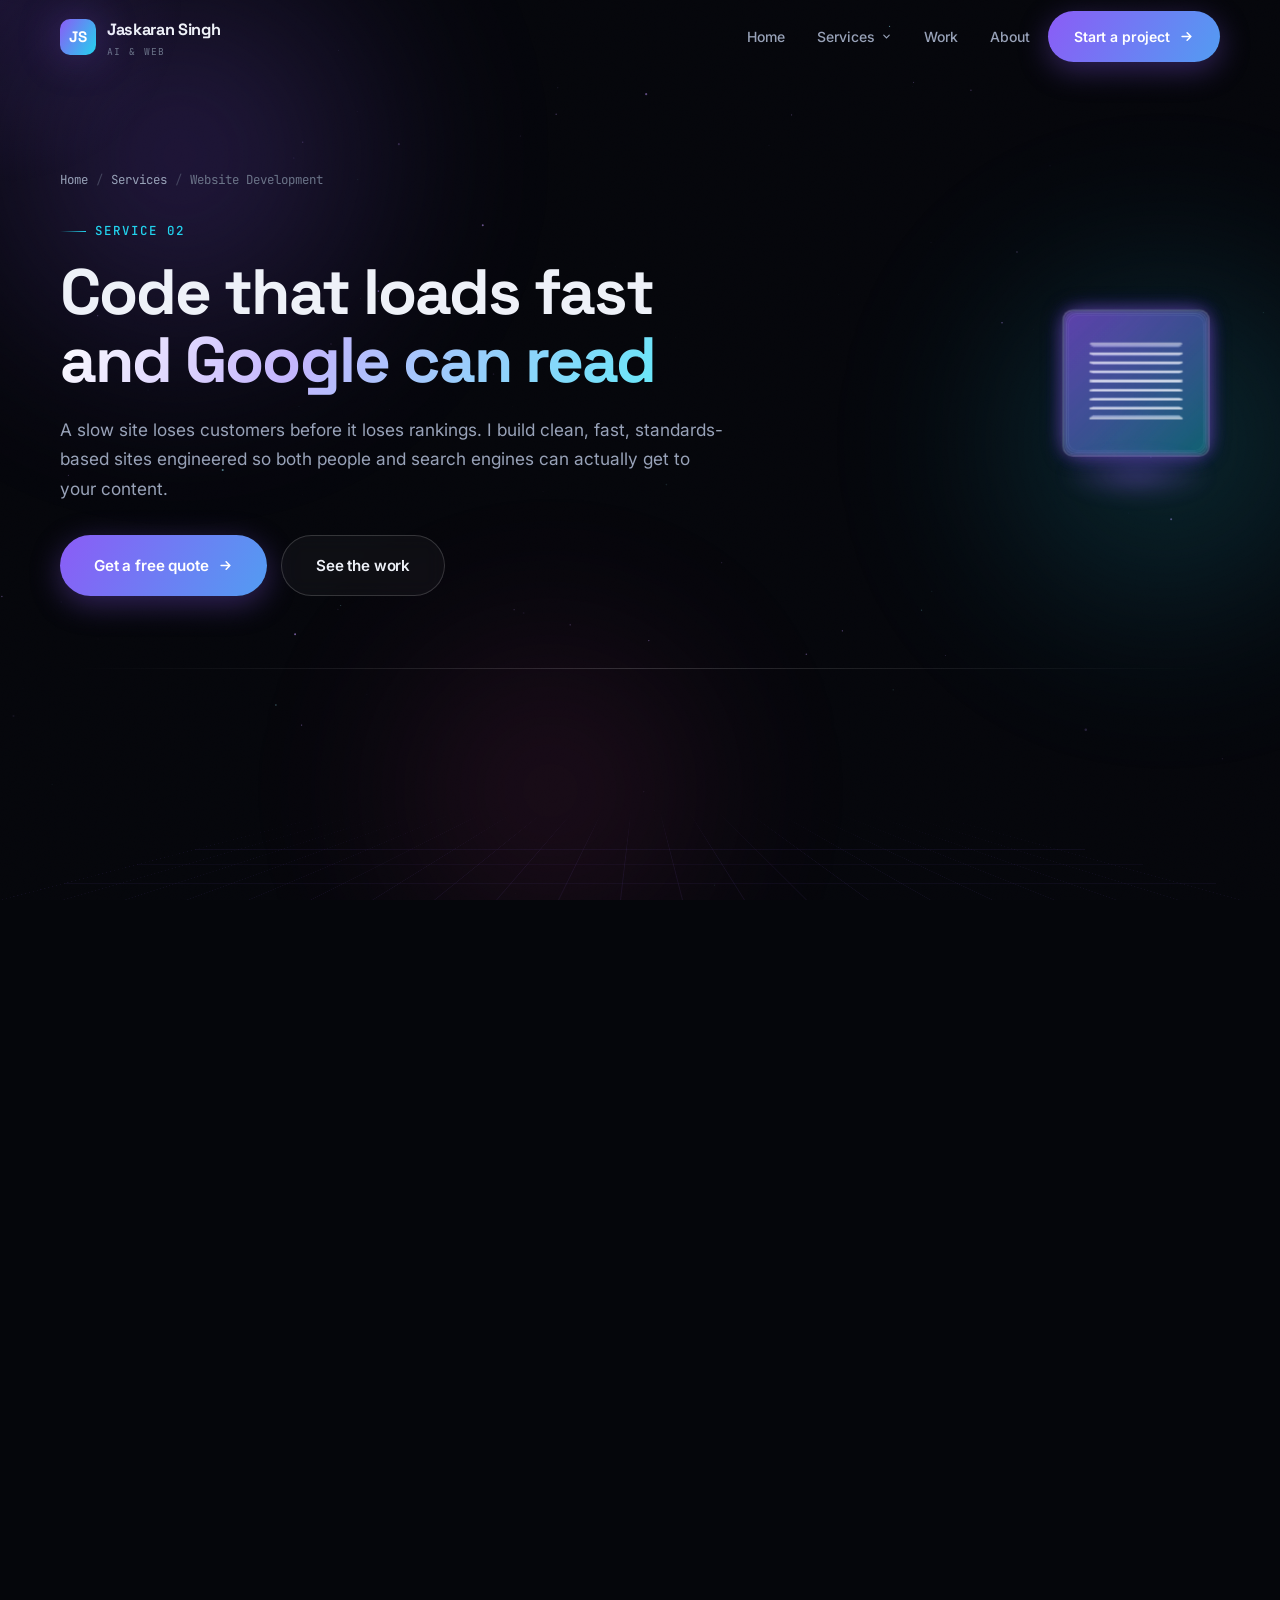
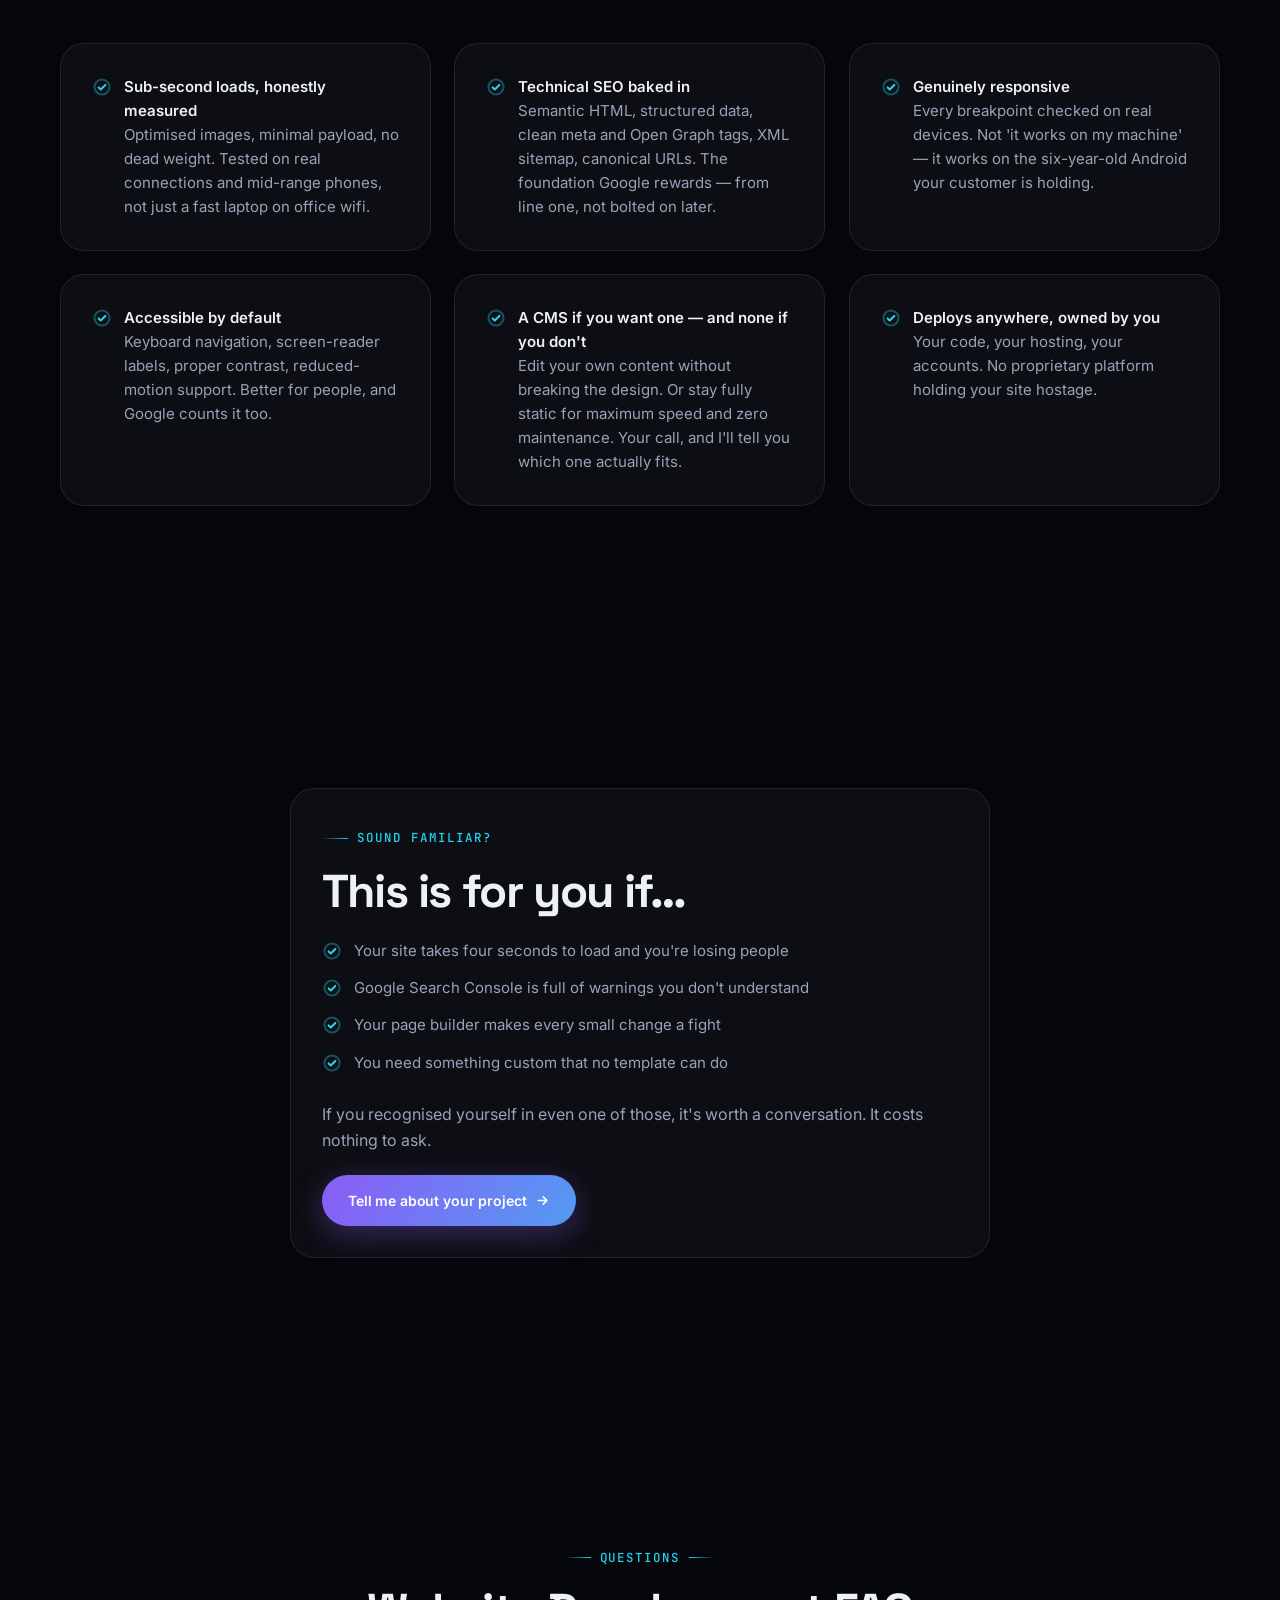
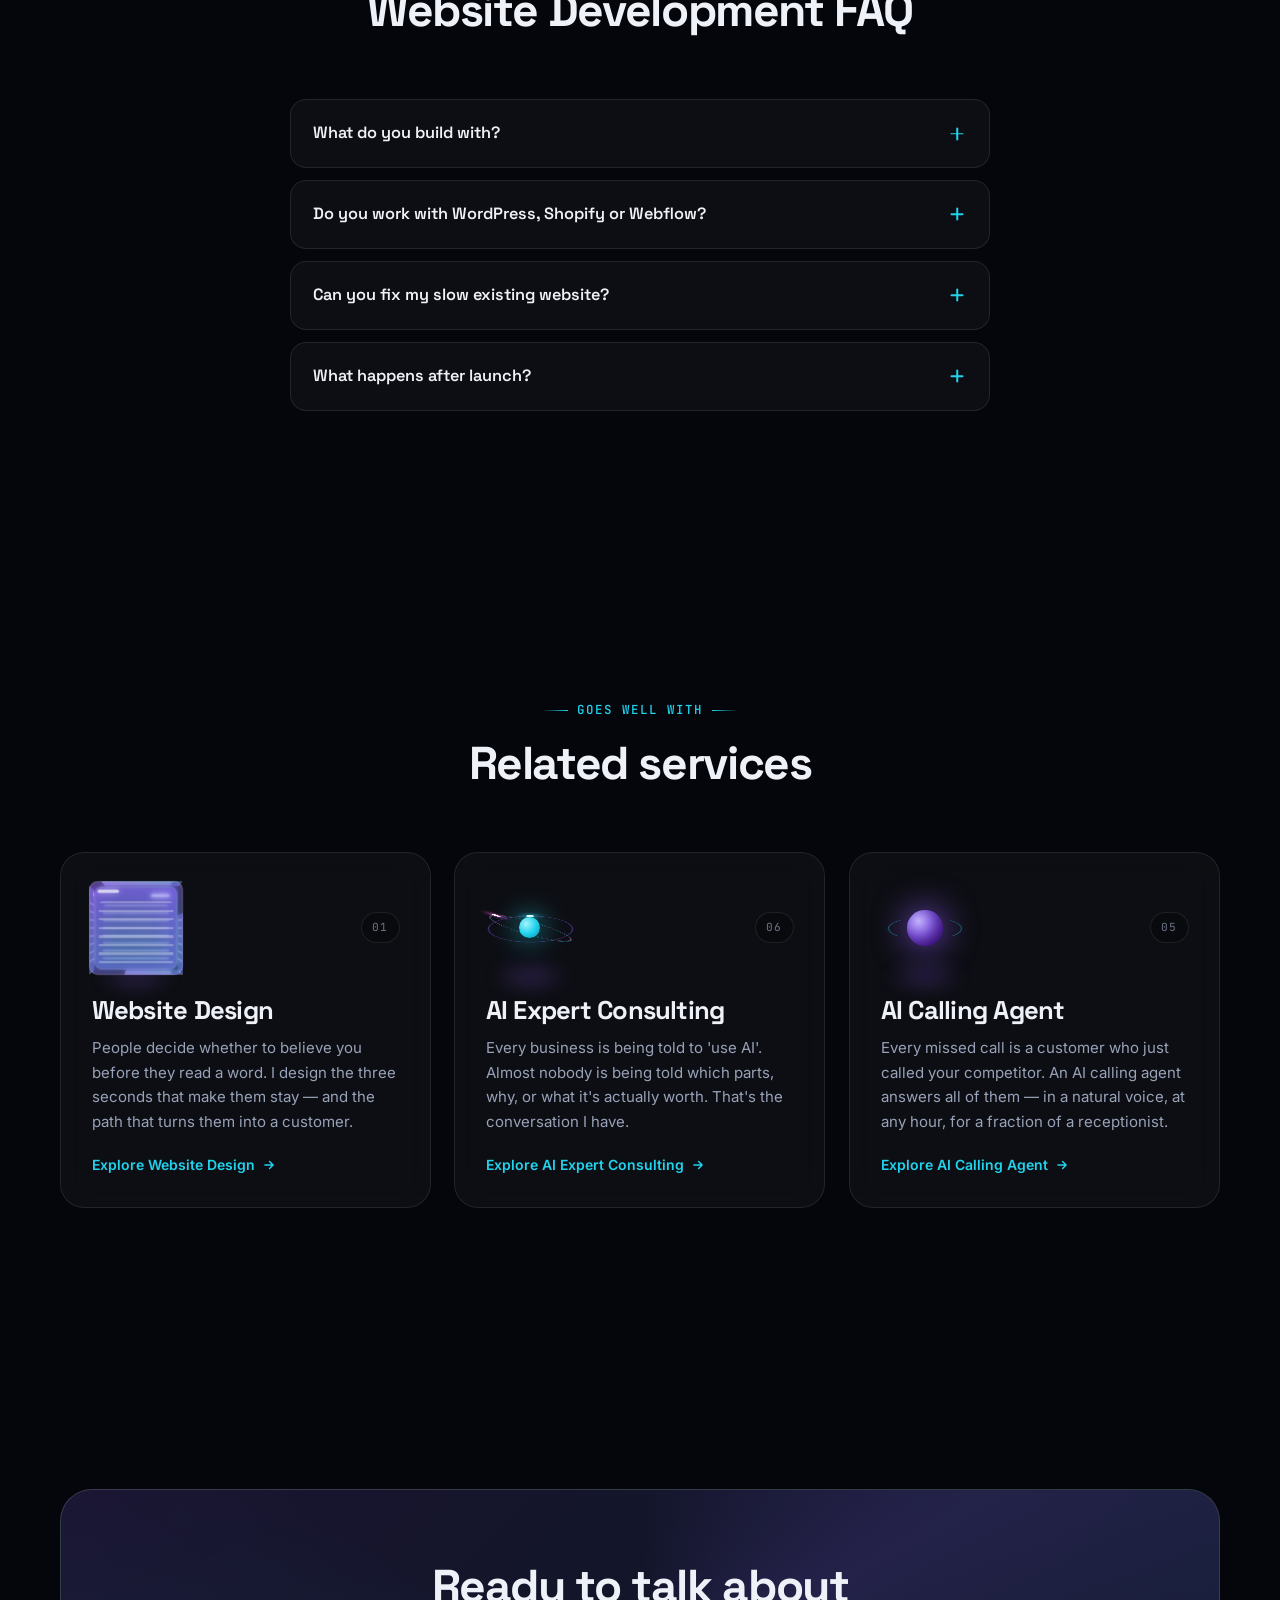
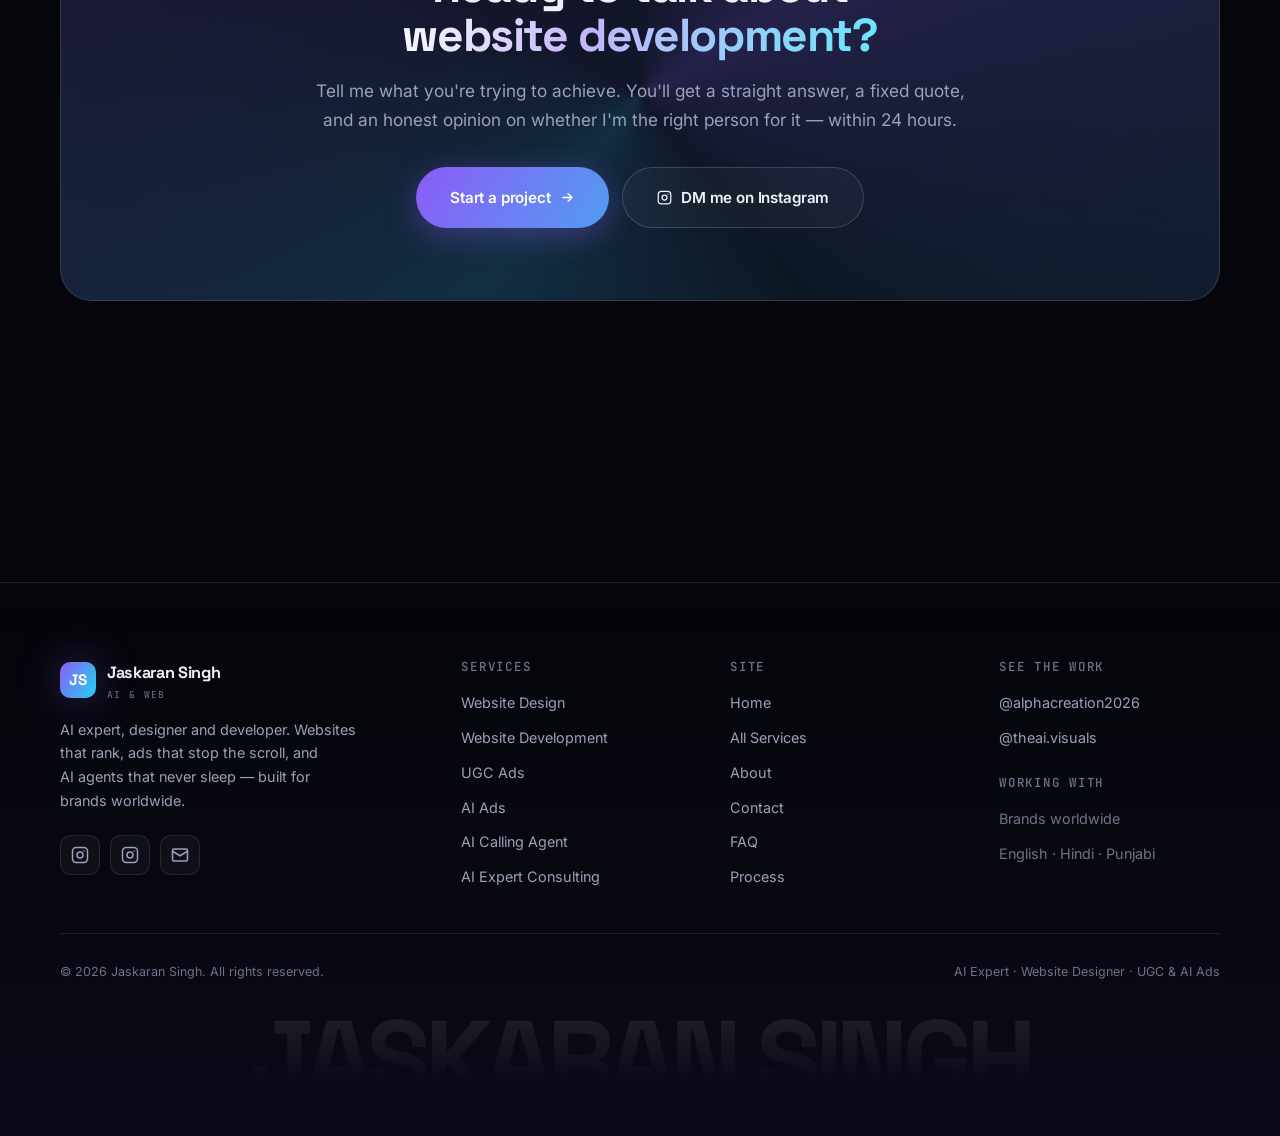
<file: website-development.html>
<!DOCTYPE html>
<html lang="en">
<head>
<meta charset="utf-8">
<meta name="viewport" content="width=device-width, initial-scale=1">

<title>Fast, SEO-Ready Website Development | Jaskaran Singh</title>
<meta name="description" content="Custom website development with clean code, sub-second load times and technical SEO built in from the first line. Not a bloated template. Free quote worldwide.">
<meta name="keywords" content="website development, web developer, custom website development, fast website, technical SEO, core web vitals, responsive website development, freelance web developer">
<meta name="author" content="Jaskaran Singh">
<meta name="robots" content="index, follow, max-image-preview:large, max-snippet:-1, max-video-preview:-1">
<link rel="canonical" href="https://newgmail2002-wq.github.io/my-web/website-development.html">

<meta property="og:type" content="website">
<meta property="og:site_name" content="Jaskaran Singh">
<meta property="og:title" content="Fast, SEO-Ready Website Development | Jaskaran Singh">
<meta property="og:description" content="Custom website development with clean code, sub-second load times and technical SEO built in from the first line. Not a bloated template. Free quote worldwide.">
<meta property="og:url" content="https://newgmail2002-wq.github.io/my-web/website-development.html">
<meta property="og:image" content="https://newgmail2002-wq.github.io/my-web/assets/img/og-cover.jpg">
<meta property="og:image:width" content="1200">
<meta property="og:image:height" content="630">
<meta property="og:locale" content="en_US">

<meta name="twitter:card" content="summary_large_image">
<meta name="twitter:title" content="Fast, SEO-Ready Website Development | Jaskaran Singh">
<meta name="twitter:description" content="Custom website development with clean code, sub-second load times and technical SEO built in from the first line. Not a bloated template. Free quote worldwide.">
<meta name="twitter:image" content="https://newgmail2002-wq.github.io/my-web/assets/img/og-cover.jpg">

<meta name="theme-color" content="#05060b">
<link rel="icon" href="assets/img/favicon.svg" type="image/svg+xml">
<link rel="apple-touch-icon" href="assets/img/jaskaran-singh.jpg">
<link rel="manifest" href="site.webmanifest">

<link rel="preconnect" href="https://fonts.googleapis.com">
<link rel="preconnect" href="https://fonts.gstatic.com" crossorigin>
<link rel="stylesheet" href="https://fonts.googleapis.com/css2?family=Space+Grotesk:wght@500;600;700&family=Inter:wght@400;500;600&family=JetBrains+Mono:wght@400;500&display=swap" media="print" onload="this.media='all'">
<noscript><link rel="stylesheet" href="https://fonts.googleapis.com/css2?family=Space+Grotesk:wght@500;600;700&family=Inter:wght@400;500;600&family=JetBrains+Mono:wght@400;500&display=swap"></noscript>

<link rel="stylesheet" href="assets/css/main.css">

<script type="application/ld+json">
{
  "@context": "https://schema.org",
  "@graph": [
    {
      "@type": "Service",
      "@id": "https://newgmail2002-wq.github.io/my-web/website-development.html#service",
      "name": "Website Development",
      "serviceType": "Website Development",
      "description": "Custom website development with clean code, sub-second load times and technical SEO built in from the first line. Not a bloated template. Free quote worldwide.",
      "url": "https://newgmail2002-wq.github.io/my-web/website-development.html",
      "provider": {
        "@type": "Person",
        "name": "Jaskaran Singh",
        "url": "https://newgmail2002-wq.github.io/my-web/",
        "image": "https://newgmail2002-wq.github.io/my-web/assets/img/jaskaran-singh.jpg",
        "sameAs": [
          "https://www.instagram.com/alphacreation2026/",
          "https://www.instagram.com/theai.visuals/"
        ]
      },
      "areaServed": "Worldwide",
      "availableLanguage": [
        "English",
        "Hindi",
        "Punjabi"
      ]
    },
    {
      "@type": "BreadcrumbList",
      "itemListElement": [
        {
          "@type": "ListItem",
          "position": 1,
          "name": "Home",
          "item": "https://newgmail2002-wq.github.io/my-web/"
        },
        {
          "@type": "ListItem",
          "position": 2,
          "name": "Services",
          "item": "https://newgmail2002-wq.github.io/my-web/services.html"
        },
        {
          "@type": "ListItem",
          "position": 3,
          "name": "Website Development",
          "item": "https://newgmail2002-wq.github.io/my-web/website-development.html"
        }
      ]
    },
    {
      "@type": "FAQPage",
      "@id": "https://newgmail2002-wq.github.io/my-web/website-development.html#faq",
      "mainEntity": [
        {
          "@type": "Question",
          "name": "What do you build with?",
          "acceptedAnswer": {
            "@type": "Answer",
            "text": "Whatever genuinely fits the job — often clean HTML, CSS and JavaScript with no framework, because it's the fastest thing that can possibly work. Bigger builds get a framework or CMS. I'll explain the choice in plain English rather than hiding behind stack names."
          }
        },
        {
          "@type": "Question",
          "name": "Do you work with WordPress, Shopify or Webflow?",
          "acceptedAnswer": {
            "@type": "Answer",
            "text": "Yes, when they're the right tool — Shopify for serious ecommerce, WordPress when a team needs a familiar editor. But I won't reach for a heavy platform when a fast, simple site would serve you better."
          }
        },
        {
          "@type": "Question",
          "name": "Can you fix my slow existing website?",
          "acceptedAnswer": {
            "@type": "Answer",
            "text": "Often, yes. I'll audit it first and tell you honestly whether it's worth optimising or whether you'd get more from a rebuild — including when the honest answer is 'leave it alone, it's fine'."
          }
        },
        {
          "@type": "Question",
          "name": "What happens after launch?",
          "acceptedAnswer": {
            "@type": "Answer",
            "text": "You get a walkthrough, the source, and the accounts in your name. I'm around for support if you want it, but you're never locked in."
          }
        }
      ]
    }
  ]
}
</script>
</head>

<body>
<a class="skip-link" href="#main">Skip to content</a>
<div class="progress" aria-hidden="true"></div>

<div class="ambient" aria-hidden="true">
  <canvas id="stars"></canvas>
  <div class="aurora aurora--1"></div>
  <div class="aurora aurora--2"></div>
  <div class="aurora aurora--3"></div>
  <div class="grid-floor"></div>
</div>
<div class="noise" aria-hidden="true"></div>
<div class="cursor-glow" aria-hidden="true"></div>

<header class="nav">
  <div class="nav__inner">
    <a class="logo" href="index.html" aria-label="Jaskaran Singh — home">
      <span class="logo__mark">JS</span>
      <span class="logo__text">
        Jaskaran Singh
        <small>AI &amp; Web</small>
      </span>
    </a>

    <nav class="nav__links" aria-label="Main">
      <a class="nav__link" href="index.html">Home</a>

      <div class="nav__item">
        <a class="nav__link nav__toggle" href="services.html">
          Services
          <svg viewBox="0 0 24 24" fill="none" stroke="currentColor" stroke-width="2.5" stroke-linecap="round" aria-hidden="true"><path d="M6 9l6 6 6-6"/></svg>
        </a>
        <div class="nav__menu">
          <a href="website-design.html"><i></i>Website Design</a>
          <a href="website-development.html"><i></i>Website Development</a>
          <a href="ugc-ads.html"><i></i>UGC Ads</a>
          <a href="ai-ads.html"><i></i>AI Ads</a>
          <a href="ai-calling-agent.html"><i></i>AI Calling Agent</a>
          <a href="ai-expert.html"><i></i>AI Expert Consulting</a>
        </div>
      </div>

      <a class="nav__link" href="index.html#work">Work</a>
      <a class="nav__link" href="about.html">About</a>
      <a class="btn btn--primary" href="contact.html" data-magnetic>
        Start a project
        <svg viewBox="0 0 24 24" fill="none" stroke="currentColor" stroke-width="2.5" stroke-linecap="round" stroke-linejoin="round" aria-hidden="true"><path d="M5 12h14M13 6l6 6-6 6"/></svg>
      </a>
    </nav>

    <button class="burger" aria-label="Open menu" aria-expanded="false" aria-controls="drawer">
      <span></span><span></span><span></span>
    </button>
  </div>
</header>

<div class="drawer" id="drawer" aria-hidden="true">
  <a href="index.html">Home</a>
  <a href="about.html">About</a>
  <a href="index.html#work">Work</a>
  <p class="drawer__label">Services</p>
  <a href="website-design.html">Website Design</a>
  <a href="website-development.html" aria-current="page">Website Development</a>
  <a href="ugc-ads.html">UGC Ads</a>
  <a href="ai-ads.html">AI Ads</a>
  <a href="ai-calling-agent.html">AI Calling Agent</a>
  <a href="ai-expert.html">AI Expert Consulting</a>
  <a class="btn btn--primary" href="contact.html">Start a project</a>
</div>

<main id="main">

<section class="page-hero">
  <div class="wrap page-hero__grid">
    <div>
      <ol class="crumbs">
        <li><a href="index.html">Home</a></li>
        <li><a href="services.html">Services</a></li>
        <li>Website Development</li>
      </ol>
      <span class="eyebrow">Service 02</span>
      <h1>Code that loads fast<br><span class="grad-text">and Google can read</span></h1>
      <p class="lead">A slow site loses customers before it loses rankings. I build clean, fast, standards-based sites engineered so both people and search engines can actually get to your content.</p>
      <div class="hero__cta" style="margin-top:32px; margin-bottom:0">
        <a class="btn btn--primary btn--lg" href="contact.html?service=website-development" data-magnetic>Get a free quote <svg viewBox="0 0 24 24" fill="none" stroke="currentColor" stroke-width="2.5" stroke-linecap="round" stroke-linejoin="round" aria-hidden="true"><path d="M5 12h14M13 6l6 6-6 6"/></svg></a>
        <a class="btn btn--ghost btn--lg" href="index.html#work">See the work</a>
      </div>
    </div>
    <div class="icon3d icon3d--xl" aria-hidden="true"><div class="icon3d__obj i-stack"><div class="plane"></div><div class="plane"></div><div class="plane"></div><div class="plane"></div></div></div>
  </div>
</section>

<div class="wrap"><hr class="divider"></div>

<section class="section">
  <div class="wrap wrap-narrow">
    <div data-reveal>
      <span class="eyebrow">The honest version</span>
      <h2>Speed isn't a feature. It's the whole foundation.</h2>
      <div class="stack" style="margin-top:22px">
        <p class="lead">Every extra second your site takes to load costs you customers — and Google measures that second too. Most sites are slow for the same reason: they're a template carrying twelve plugins, four tracking scripts and a page builder that ships megabytes of code to render a heading.</p>
        <p class="lead">I build the opposite. Only what your site needs, structured so browsers render it fast and crawlers understand it immediately. This site you're reading right now is the reference: no frameworks, no libraries, and it still does everything you can see.</p>
      </div>
    </div>
  </div>
</section>

<section class="section">
  <div class="wrap">
    <div class="section-head" data-reveal>
      <span class="eyebrow">What you get</span>
      <h2>Included as standard</h2>
    </div>
    <div class="svc-grid">
      <article class="card" data-reveal style="--d:0.00s">
        <ul class="ticks">
          <li><svg viewBox="0 0 24 24" fill="none" stroke="currentColor" stroke-width="2.5" stroke-linecap="round" stroke-linejoin="round" aria-hidden="true"><circle cx="12" cy="12" r="9" opacity=".35"/><path d="M8 12.5l2.5 2.5L16 9.5"/></svg><span><strong>Sub-second loads, honestly measured</strong><br>Optimised images, minimal payload, no dead weight. Tested on real connections and mid-range phones, not just a fast laptop on office wifi.</span></li>
        </ul>
      </article>
      <article class="card" data-reveal style="--d:0.06s">
        <ul class="ticks">
          <li><svg viewBox="0 0 24 24" fill="none" stroke="currentColor" stroke-width="2.5" stroke-linecap="round" stroke-linejoin="round" aria-hidden="true"><circle cx="12" cy="12" r="9" opacity=".35"/><path d="M8 12.5l2.5 2.5L16 9.5"/></svg><span><strong>Technical SEO baked in</strong><br>Semantic HTML, structured data, clean meta and Open Graph tags, XML sitemap, canonical URLs. The foundation Google rewards — from line one, not bolted on later.</span></li>
        </ul>
      </article>
      <article class="card" data-reveal style="--d:0.12s">
        <ul class="ticks">
          <li><svg viewBox="0 0 24 24" fill="none" stroke="currentColor" stroke-width="2.5" stroke-linecap="round" stroke-linejoin="round" aria-hidden="true"><circle cx="12" cy="12" r="9" opacity=".35"/><path d="M8 12.5l2.5 2.5L16 9.5"/></svg><span><strong>Genuinely responsive</strong><br>Every breakpoint checked on real devices. Not 'it works on my machine' — it works on the six-year-old Android your customer is holding.</span></li>
        </ul>
      </article>
      <article class="card" data-reveal style="--d:0.18s">
        <ul class="ticks">
          <li><svg viewBox="0 0 24 24" fill="none" stroke="currentColor" stroke-width="2.5" stroke-linecap="round" stroke-linejoin="round" aria-hidden="true"><circle cx="12" cy="12" r="9" opacity=".35"/><path d="M8 12.5l2.5 2.5L16 9.5"/></svg><span><strong>Accessible by default</strong><br>Keyboard navigation, screen-reader labels, proper contrast, reduced-motion support. Better for people, and Google counts it too.</span></li>
        </ul>
      </article>
      <article class="card" data-reveal style="--d:0.24s">
        <ul class="ticks">
          <li><svg viewBox="0 0 24 24" fill="none" stroke="currentColor" stroke-width="2.5" stroke-linecap="round" stroke-linejoin="round" aria-hidden="true"><circle cx="12" cy="12" r="9" opacity=".35"/><path d="M8 12.5l2.5 2.5L16 9.5"/></svg><span><strong>A CMS if you want one — and none if you don't</strong><br>Edit your own content without breaking the design. Or stay fully static for maximum speed and zero maintenance. Your call, and I'll tell you which one actually fits.</span></li>
        </ul>
      </article>
      <article class="card" data-reveal style="--d:0.30s">
        <ul class="ticks">
          <li><svg viewBox="0 0 24 24" fill="none" stroke="currentColor" stroke-width="2.5" stroke-linecap="round" stroke-linejoin="round" aria-hidden="true"><circle cx="12" cy="12" r="9" opacity=".35"/><path d="M8 12.5l2.5 2.5L16 9.5"/></svg><span><strong>Deploys anywhere, owned by you</strong><br>Your code, your hosting, your accounts. No proprietary platform holding your site hostage.</span></li>
        </ul>
      </article>
    </div>
  </div>
</section>

<section class="section">
  <div class="wrap wrap-narrow">
    <div class="card" data-reveal="scale">
      <span class="eyebrow">Sound familiar?</span>
      <h2 style="margin-bottom:24px">This is for you if…</h2>
      <ul class="ticks">
        <li><svg viewBox="0 0 24 24" fill="none" stroke="currentColor" stroke-width="2.5" stroke-linecap="round" stroke-linejoin="round" aria-hidden="true"><circle cx="12" cy="12" r="9" opacity=".35"/><path d="M8 12.5l2.5 2.5L16 9.5"/></svg><span>Your site takes four seconds to load and you're losing people</span></li>
        <li><svg viewBox="0 0 24 24" fill="none" stroke="currentColor" stroke-width="2.5" stroke-linecap="round" stroke-linejoin="round" aria-hidden="true"><circle cx="12" cy="12" r="9" opacity=".35"/><path d="M8 12.5l2.5 2.5L16 9.5"/></svg><span>Google Search Console is full of warnings you don't understand</span></li>
        <li><svg viewBox="0 0 24 24" fill="none" stroke="currentColor" stroke-width="2.5" stroke-linecap="round" stroke-linejoin="round" aria-hidden="true"><circle cx="12" cy="12" r="9" opacity=".35"/><path d="M8 12.5l2.5 2.5L16 9.5"/></svg><span>Your page builder makes every small change a fight</span></li>
        <li><svg viewBox="0 0 24 24" fill="none" stroke="currentColor" stroke-width="2.5" stroke-linecap="round" stroke-linejoin="round" aria-hidden="true"><circle cx="12" cy="12" r="9" opacity=".35"/><path d="M8 12.5l2.5 2.5L16 9.5"/></svg><span>You need something custom that no template can do</span></li>
      </ul>
      <p class="muted" style="margin-top:26px">If you recognised yourself in even one of those, it's worth a conversation. It costs nothing to ask.</p>
      <a class="btn btn--primary" href="contact.html?service=website-development" style="margin-top:22px" data-magnetic>Tell me about your project <svg viewBox="0 0 24 24" fill="none" stroke="currentColor" stroke-width="2.5" stroke-linecap="round" stroke-linejoin="round" aria-hidden="true"><path d="M5 12h14M13 6l6 6-6 6"/></svg></a>
    </div>
  </div>
</section>

<section class="section">
  <div class="wrap wrap-narrow">
    <div class="section-head center" data-reveal>
      <span class="eyebrow">Questions</span>
      <h2>Website Development FAQ</h2>
    </div>
    <div class="faq">
      <details class="faq__item" data-reveal>
        <summary class="faq__q">What do you build with?<span class="faq__icon" aria-hidden="true"></span></summary>
        <div class="faq__a">Whatever genuinely fits the job — often clean HTML, CSS and JavaScript with no framework, because it's the fastest thing that can possibly work. Bigger builds get a framework or CMS. I'll explain the choice in plain English rather than hiding behind stack names.</div>
      </details>
      <details class="faq__item" data-reveal>
        <summary class="faq__q">Do you work with WordPress, Shopify or Webflow?<span class="faq__icon" aria-hidden="true"></span></summary>
        <div class="faq__a">Yes, when they're the right tool — Shopify for serious ecommerce, WordPress when a team needs a familiar editor. But I won't reach for a heavy platform when a fast, simple site would serve you better.</div>
      </details>
      <details class="faq__item" data-reveal>
        <summary class="faq__q">Can you fix my slow existing website?<span class="faq__icon" aria-hidden="true"></span></summary>
        <div class="faq__a">Often, yes. I'll audit it first and tell you honestly whether it's worth optimising or whether you'd get more from a rebuild — including when the honest answer is 'leave it alone, it's fine'.</div>
      </details>
      <details class="faq__item" data-reveal>
        <summary class="faq__q">What happens after launch?<span class="faq__icon" aria-hidden="true"></span></summary>
        <div class="faq__a">You get a walkthrough, the source, and the accounts in your name. I'm around for support if you want it, but you're never locked in.</div>
      </details>
    </div>
  </div>
</section>

<section class="section">
  <div class="wrap">
    <div class="section-head center" data-reveal>
      <span class="eyebrow">Goes well with</span>
      <h2>Related services</h2>
    </div>
    <div class="svc-grid">
      <a class="card card--tilt svc" href="website-design.html" data-reveal>
        <div class="svc__head">
          <div class="icon3d" aria-hidden="true"><div class="icon3d__obj i-cube"><div class="icon3d__face"></div><div class="icon3d__face"></div><div class="icon3d__face"></div><div class="icon3d__face"></div><div class="icon3d__face"></div><div class="icon3d__face"></div></div></div>
          <span class="svc__num">01</span>
        </div>
        <div>
          <h3>Website Design</h3>
          <p>People decide whether to believe you before they read a word. I design the three seconds that make them stay — and the path that turns them into a customer.</p>
        </div>
        <span class="link-arrow">Explore Website Design <svg viewBox="0 0 24 24" fill="none" stroke="currentColor" stroke-width="2.5" stroke-linecap="round" stroke-linejoin="round" aria-hidden="true"><path d="M5 12h14M13 6l6 6-6 6"/></svg></span>
      </a>
      <a class="card card--tilt svc" href="ai-expert.html" data-reveal>
        <div class="svc__head">
          <div class="icon3d" aria-hidden="true"><div class="icon3d__obj i-atom"><div class="orbit"></div><div class="orbit"></div><div class="orbit"></div></div><div class="nucleus"></div></div>
          <span class="svc__num">06</span>
        </div>
        <div>
          <h3>AI Expert Consulting</h3>
          <p>Every business is being told to 'use AI'. Almost nobody is being told which parts, why, or what it's actually worth. That's the conversation I have.</p>
        </div>
        <span class="link-arrow">Explore AI Expert Consulting <svg viewBox="0 0 24 24" fill="none" stroke="currentColor" stroke-width="2.5" stroke-linecap="round" stroke-linejoin="round" aria-hidden="true"><path d="M5 12h14M13 6l6 6-6 6"/></svg></span>
      </a>
      <a class="card card--tilt svc" href="ai-calling-agent.html" data-reveal>
        <div class="svc__head">
          <div class="icon3d" aria-hidden="true"><div class="icon3d__obj i-orb"><div class="sonar"></div><div class="sonar"></div><div class="sonar"></div><div class="halo"></div><div class="core"></div></div></div>
          <span class="svc__num">05</span>
        </div>
        <div>
          <h3>AI Calling Agent</h3>
          <p>Every missed call is a customer who just called your competitor. An AI calling agent answers all of them — in a natural voice, at any hour, for a fraction of a receptionist.</p>
        </div>
        <span class="link-arrow">Explore AI Calling Agent <svg viewBox="0 0 24 24" fill="none" stroke="currentColor" stroke-width="2.5" stroke-linecap="round" stroke-linejoin="round" aria-hidden="true"><path d="M5 12h14M13 6l6 6-6 6"/></svg></span>
      </a>
    </div>
  </div>
</section>

<section class="section">
  <div class="wrap">
    <div class="cta-band" data-reveal="scale">
      <h2>Ready to talk about<br><span class="grad-text">website development?</span></h2>
      <p class="lead">Tell me what you're trying to achieve. You'll get a straight answer, a fixed quote, and an honest opinion on whether I'm the right person for it — within 24 hours.</p>
      <div class="cta-band__btns">
        <a class="btn btn--primary btn--lg" href="contact.html" data-magnetic>Start a project <svg viewBox="0 0 24 24" fill="none" stroke="currentColor" stroke-width="2.5" stroke-linecap="round" stroke-linejoin="round" aria-hidden="true"><path d="M5 12h14M13 6l6 6-6 6"/></svg></a>
        <a class="btn btn--ghost btn--lg" href="https://www.instagram.com/alphacreation2026/" target="_blank" rel="noopener noreferrer"><svg viewBox="0 0 24 24" fill="none" stroke="currentColor" stroke-width="2" aria-hidden="true"><rect x="2" y="2" width="20" height="20" rx="5"/><circle cx="12" cy="12" r="4"/><circle cx="17.5" cy="6.5" r="1" fill="currentColor" stroke="none"/></svg> DM me on Instagram</a>
      </div>
    </div>
  </div>
</section>
</main>

<footer class="footer">
  <div class="wrap">
    <div class="footer__grid">

      <div class="footer__about">
        <a class="logo" href="index.html">
          <span class="logo__mark">JS</span>
          <span class="logo__text">
            Jaskaran Singh
            <small>AI &amp; Web</small>
          </span>
        </a>
        <p>AI expert, designer and developer. Websites that rank, ads that stop the scroll, and AI agents that never sleep — built for brands worldwide.</p>
        <div class="socials">
          <a class="social" href="https://www.instagram.com/alphacreation2026/" target="_blank" rel="noopener noreferrer" aria-label="Alpha Creation on Instagram"><svg viewBox="0 0 24 24" fill="none" stroke="currentColor" stroke-width="2" aria-hidden="true"><rect x="2" y="2" width="20" height="20" rx="5"/><circle cx="12" cy="12" r="4"/><circle cx="17.5" cy="6.5" r="1" fill="currentColor" stroke="none"/></svg></a>
          <a class="social" href="https://www.instagram.com/theai.visuals/" target="_blank" rel="noopener noreferrer" aria-label="AI Visuals on Instagram"><svg viewBox="0 0 24 24" fill="none" stroke="currentColor" stroke-width="2" aria-hidden="true"><rect x="2" y="2" width="20" height="20" rx="5"/><circle cx="12" cy="12" r="4"/><circle cx="17.5" cy="6.5" r="1" fill="currentColor" stroke="none"/></svg></a>
          <a class="social" href="contact.html" aria-label="Contact Jaskaran Singh">
            <svg viewBox="0 0 24 24" fill="none" stroke="currentColor" stroke-width="2" stroke-linecap="round" stroke-linejoin="round" aria-hidden="true"><rect x="2" y="4" width="20" height="16" rx="2"/><path d="M2 7l10 6 10-6"/></svg>
          </a>
        </div>
      </div>

      <div>
        <h4>Services</h4>
        <div class="footer__links">
          <a href="website-design.html">Website Design</a>
          <a href="website-development.html">Website Development</a>
          <a href="ugc-ads.html">UGC Ads</a>
          <a href="ai-ads.html">AI Ads</a>
          <a href="ai-calling-agent.html">AI Calling Agent</a>
          <a href="ai-expert.html">AI Expert Consulting</a>
        </div>
      </div>

      <div>
        <h4>Site</h4>
        <div class="footer__links">
          <a href="index.html">Home</a>
          <a href="services.html">All Services</a>
          <a href="about.html">About</a>
          <a href="contact.html">Contact</a>
          <a href="index.html#faq">FAQ</a>
          <a href="index.html#process">Process</a>
        </div>
      </div>

      <div>
        <h4>See the work</h4>
        <div class="footer__links">
          <a href="https://www.instagram.com/alphacreation2026/" target="_blank" rel="noopener noreferrer">@alphacreation2026</a>
          <a href="https://www.instagram.com/theai.visuals/" target="_blank" rel="noopener noreferrer">@theai.visuals</a>
        </div>
        <h4 style="margin-top:26px">Working with</h4>
        <div class="footer__links">
          <span class="dim" style="font-size:.9rem">Brands worldwide</span>
          <span class="dim" style="font-size:.9rem">English · Hindi · Punjabi</span>
        </div>
      </div>

    </div>

    <div class="footer__bottom">
      <p>© <span data-year>2026</span> Jaskaran Singh. All rights reserved.</p>
      <p>AI Expert · Website Designer · UGC &amp; AI Ads</p>
    </div>

    <div class="footer__mark" aria-hidden="true">JASKARAN SINGH</div>
  </div>
</footer>

<script src="assets/js/main.js" defer></script>
</body>
</html>
</file>
<file: assets/css/main.css>
/* ==========================================================================
   Jaskaran Singh — Design System
   ==========================================================================
   1.  Tokens
   2.  Reset & Base
   3.  Typography
   4.  Layout
   5.  Ambient background (aurora, grid, noise)
   6.  Cursor
   7.  Navigation
   8.  Buttons
   9.  3D Icons
   10. Hero
   11. Cards & Bento
   12. Marquee
   13. Stats
   14. Process timeline
   15. Testimonials
   16. FAQ
   17. Contact & Forms
   18. Footer
   19. Scroll reveal
   20. Responsive
   21. Reduced motion / print
   ========================================================================== */

/* ==========================================================================
   1. TOKENS
   ========================================================================== */

:root {
  /* Core surfaces */
  --bg: #05060b;
  --bg-2: #080a12;
  --surface: rgba(255, 255, 255, 0.035);
  --surface-2: rgba(255, 255, 255, 0.06);
  --stroke: rgba(255, 255, 255, 0.09);
  --stroke-2: rgba(255, 255, 255, 0.16);

  /* Brand */
  --violet: #8b5cf6;
  --violet-deep: #6d28d9;
  --cyan: #22d3ee;
  --pink: #ec4899;
  --lime: #a3e635;

  /* Text */
  --text: #eef1f8;
  --text-muted: #98a2b8;
  --text-dim: #6b7488;

  /* Gradients */
  --grad-brand: linear-gradient(120deg, var(--violet) 0%, var(--cyan) 100%);
  --grad-brand-3: linear-gradient(120deg, var(--pink) 0%, var(--violet) 45%, var(--cyan) 100%);
  --grad-text: linear-gradient(120deg, #ffffff 0%, #c4b5fd 40%, #67e8f9 100%);

  /* Glow */
  --glow-violet: 0 0 40px rgba(139, 92, 246, 0.35);
  --glow-cyan: 0 0 40px rgba(34, 211, 238, 0.3);

  /* Type */
  --font-display: "Space Grotesk", "Segoe UI", system-ui, -apple-system, sans-serif;
  --font-body: "Inter", "Segoe UI", system-ui, -apple-system, sans-serif;
  --font-mono: "JetBrains Mono", ui-monospace, "Cascadia Code", Consolas, monospace;

  /* Fluid type scale */
  --fs-hero: clamp(2.6rem, 7.2vw, 6rem);
  --fs-h1: clamp(2.2rem, 5.2vw, 4rem);
  --fs-h2: clamp(1.8rem, 3.6vw, 3rem);
  --fs-h3: clamp(1.25rem, 2vw, 1.6rem);
  --fs-lead: clamp(1.02rem, 1.35vw, 1.25rem);
  --fs-body: 1rem;
  --fs-sm: 0.875rem;
  --fs-xs: 0.78rem;

  /* Space */
  --sp-section: clamp(5rem, 11vw, 9.5rem);
  --gutter: clamp(1.15rem, 4vw, 2.5rem);
  --maxw: 1240px;
  --maxw-narrow: 780px;

  /* Radius */
  --r-sm: 10px;
  --r-md: 16px;
  --r-lg: 24px;
  --r-xl: 32px;
  --r-pill: 999px;

  /* Motion */
  --ease-out: cubic-bezier(0.22, 1, 0.36, 1);
  --ease-in-out: cubic-bezier(0.65, 0, 0.35, 1);
  --ease-spring: cubic-bezier(0.34, 1.56, 0.64, 1);
  --dur: 0.5s;

  /* Chrome */
  --nav-h: 74px;
  color-scheme: dark;
}

/* ==========================================================================
   2. RESET & BASE
   ========================================================================== */

*,
*::before,
*::after {
  box-sizing: border-box;
  margin: 0;
  padding: 0;
}

html {
  scroll-behavior: smooth;
  scroll-padding-top: calc(var(--nav-h) + 24px);
  -webkit-text-size-adjust: 100%;
}

body {
  background: var(--bg);
  color: var(--text);
  font-family: var(--font-body);
  font-size: var(--fs-body);
  line-height: 1.65;
  font-synthesis-weight: none;
  -webkit-font-smoothing: antialiased;
  -moz-osx-font-smoothing: grayscale;
  overflow-x: hidden;
  min-height: 100vh;
  position: relative;
}

/* Lock scroll when the mobile drawer is open */
body.is-locked {
  overflow: hidden;
}

img,
svg,
video {
  display: block;
  max-width: 100%;
  height: auto;
}

a {
  color: inherit;
  text-decoration: none;
}

button,
input,
textarea,
select {
  font: inherit;
  color: inherit;
}

button {
  background: none;
  border: 0;
  cursor: pointer;
}

ul,
ol {
  list-style: none;
}

::selection {
  background: rgba(139, 92, 246, 0.4);
  color: #fff;
}

:focus-visible {
  outline: 2px solid var(--cyan);
  outline-offset: 3px;
  border-radius: 4px;
}

/* Skip link — accessibility + a small SEO signal */
.skip-link {
  position: absolute;
  top: -100px;
  left: 16px;
  z-index: 999;
  padding: 12px 20px;
  border-radius: var(--r-sm);
  background: var(--violet);
  color: #fff;
  font-weight: 600;
  transition: top 0.25s var(--ease-out);
}

.skip-link:focus {
  top: 16px;
}

/* Scrollbar */
::-webkit-scrollbar {
  width: 10px;
  height: 10px;
}

::-webkit-scrollbar-track {
  background: var(--bg);
}

::-webkit-scrollbar-thumb {
  background: linear-gradient(var(--violet), var(--cyan));
  border-radius: 99px;
  border: 3px solid var(--bg);
}

/* ==========================================================================
   3. TYPOGRAPHY
   ========================================================================== */

h1,
h2,
h3,
h4 {
  font-family: var(--font-display);
  font-weight: 700;
  line-height: 1.06;
  letter-spacing: -0.03em;
  text-wrap: balance;
}

h1 {
  font-size: var(--fs-h1);
}

h2 {
  font-size: var(--fs-h2);
}

h3 {
  font-size: var(--fs-h3);
  line-height: 1.25;
}

p {
  text-wrap: pretty;
}

.lead {
  font-size: var(--fs-lead);
  color: var(--text-muted);
  line-height: 1.7;
  max-width: 62ch;
}

.muted {
  color: var(--text-muted);
}

.dim {
  color: var(--text-dim);
}

.grad-text {
  background: var(--grad-text);
  -webkit-background-clip: text;
  background-clip: text;
  color: transparent;
}

.grad-text-brand {
  background: var(--grad-brand-3);
  background-size: 200% 100%;
  -webkit-background-clip: text;
  background-clip: text;
  color: transparent;
  animation: hueShift 8s linear infinite;
}

@keyframes hueShift {
  to {
    background-position: 200% 0;
  }
}

/* Eyebrow label above section headings */
.eyebrow {
  display: inline-flex;
  align-items: center;
  gap: 9px;
  font-family: var(--font-mono);
  font-size: var(--fs-xs);
  font-weight: 500;
  letter-spacing: 0.16em;
  text-transform: uppercase;
  color: var(--cyan);
  margin-bottom: 18px;
}

.eyebrow::before {
  content: "";
  width: 26px;
  height: 1px;
  background: linear-gradient(90deg, transparent, var(--cyan));
}

/* ==========================================================================
   4. LAYOUT
   ========================================================================== */

.wrap {
  width: 100%;
  max-width: var(--maxw);
  margin-inline: auto;
  padding-inline: var(--gutter);
}

.wrap-narrow {
  max-width: var(--maxw-narrow);
}

.section {
  padding-block: var(--sp-section);
  position: relative;
}

.section-head {
  max-width: 68ch;
  margin-bottom: clamp(2.5rem, 5vw, 4rem);
}

.section-head.center {
  margin-inline: auto;
  text-align: center;
}

.section-head.center .eyebrow::after {
  content: "";
  width: 26px;
  height: 1px;
  background: linear-gradient(90deg, var(--cyan), transparent);
}

.section-head h2 {
  margin-bottom: 18px;
}

.stack-sm > * + * {
  margin-top: 0.75rem;
}

.stack > * + * {
  margin-top: 1.25rem;
}

.stack-lg > * + * {
  margin-top: 2rem;
}

.divider {
  height: 1px;
  background: linear-gradient(90deg, transparent, var(--stroke-2), transparent);
  border: 0;
}

/* ==========================================================================
   5. AMBIENT BACKGROUND
   ========================================================================== */

.ambient {
  position: fixed;
  inset: 0;
  z-index: -2;
  pointer-events: none;
  overflow: hidden;
  background: var(--bg);
}

/* Particle field */
#stars {
  position: absolute;
  inset: 0;
  width: 100%;
  height: 100%;
  opacity: 0.85;
}

/* Aurora blobs */
.aurora {
  position: absolute;
  border-radius: 50%;
  filter: blur(90px);
  opacity: 0.4;
  will-change: transform;
}

.aurora--1 {
  width: 44vw;
  height: 44vw;
  min-width: 380px;
  min-height: 380px;
  top: -14%;
  left: -8%;
  background: radial-gradient(circle, rgba(139, 92, 246, 0.75), transparent 68%);
  animation: drift1 26s var(--ease-in-out) infinite;
}

.aurora--2 {
  width: 38vw;
  height: 38vw;
  min-width: 320px;
  min-height: 320px;
  top: 22%;
  right: -10%;
  background: radial-gradient(circle, rgba(34, 211, 238, 0.6), transparent 68%);
  animation: drift2 32s var(--ease-in-out) infinite;
}

.aurora--3 {
  width: 34vw;
  height: 34vw;
  min-width: 300px;
  min-height: 300px;
  bottom: -12%;
  left: 26%;
  background: radial-gradient(circle, rgba(236, 72, 153, 0.42), transparent 68%);
  animation: drift3 38s var(--ease-in-out) infinite;
}

@keyframes drift1 {
  0%,
  100% {
    transform: translate3d(0, 0, 0) scale(1);
  }
  50% {
    transform: translate3d(14vw, 10vh, 0) scale(1.22);
  }
}

@keyframes drift2 {
  0%,
  100% {
    transform: translate3d(0, 0, 0) scale(1.1);
  }
  50% {
    transform: translate3d(-16vw, 14vh, 0) scale(0.9);
  }
}

@keyframes drift3 {
  0%,
  100% {
    transform: translate3d(0, 0, 0) scale(1);
  }
  50% {
    transform: translate3d(10vw, -12vh, 0) scale(1.28);
  }
}

/* Perspective grid floor */
.grid-floor {
  position: absolute;
  inset: auto 0 0 0;
  height: 46vh;
  background-image: linear-gradient(rgba(139, 92, 246, 0.16) 1px, transparent 1px),
    linear-gradient(90deg, rgba(139, 92, 246, 0.16) 1px, transparent 1px);
  background-size: 62px 62px;
  transform: perspective(340px) rotateX(64deg);
  transform-origin: bottom center;
  mask-image: linear-gradient(transparent, #000 62%);
  -webkit-mask-image: linear-gradient(transparent, #000 62%);
  opacity: 0.5;
  animation: gridRun 3.4s linear infinite;
}

@keyframes gridRun {
  to {
    background-position: 0 62px, 0 0;
  }
}

/* Film grain — kills gradient banding on large dark surfaces */
.noise {
  position: fixed;
  inset: 0;
  z-index: -1;
  pointer-events: none;
  opacity: 0.035;
  mix-blend-mode: overlay;
  background-image: url("data:image/svg+xml,%3Csvg xmlns='http://www.w3.org/2000/svg' width='200' height='200'%3E%3Cfilter id='n'%3E%3CfeTurbulence type='fractalNoise' baseFrequency='0.85' numOctaves='3'/%3E%3C/filter%3E%3Crect width='200' height='200' filter='url(%23n)'/%3E%3C/svg%3E");
}

/* ==========================================================================
   6. CURSOR
   ========================================================================== */

.cursor-glow {
  position: fixed;
  top: 0;
  left: 0;
  width: 420px;
  height: 420px;
  border-radius: 50%;
  pointer-events: none;
  z-index: 1;
  background: radial-gradient(circle, rgba(139, 92, 246, 0.13), transparent 62%);
  transform: translate3d(-50%, -50%, 0);
  opacity: 0;
  transition: opacity 0.4s ease;
  will-change: transform;
}

.cursor-glow.is-on {
  opacity: 1;
}

/* ==========================================================================
   7. NAVIGATION
   ========================================================================== */

.nav {
  position: fixed;
  top: 0;
  left: 0;
  right: 0;
  z-index: 100;
  height: var(--nav-h);
  display: flex;
  align-items: center;
  transition: background 0.4s var(--ease-out), backdrop-filter 0.4s var(--ease-out),
    border-color 0.4s var(--ease-out), height 0.4s var(--ease-out);
  border-bottom: 1px solid transparent;
}

.nav.is-stuck {
  height: 64px;
  background: rgba(5, 6, 11, 0.72);
  backdrop-filter: blur(20px) saturate(160%);
  -webkit-backdrop-filter: blur(20px) saturate(160%);
  border-bottom-color: var(--stroke);
}

.nav__inner {
  width: 100%;
  max-width: var(--maxw);
  margin-inline: auto;
  padding-inline: var(--gutter);
  display: flex;
  align-items: center;
  justify-content: space-between;
  gap: 24px;
}

/* Logo */
.logo {
  display: inline-flex;
  align-items: center;
  gap: 11px;
  font-family: var(--font-display);
  font-weight: 700;
  font-size: 1.02rem;
  letter-spacing: -0.02em;
  flex-shrink: 0;
}

.logo__mark {
  width: 36px;
  height: 36px;
  border-radius: 10px;
  background: var(--grad-brand);
  display: grid;
  place-items: center;
  font-size: 0.95rem;
  color: #fff;
  box-shadow: var(--glow-violet);
  position: relative;
  overflow: hidden;
  transition: transform 0.5s var(--ease-spring);
}

.logo:hover .logo__mark {
  transform: rotate(-8deg) scale(1.08);
}

/* Sheen sweep across the logo mark */
.logo__mark::after {
  content: "";
  position: absolute;
  inset: 0;
  background: linear-gradient(115deg, transparent 30%, rgba(255, 255, 255, 0.55) 50%, transparent 70%);
  transform: translateX(-120%);
  animation: sheen 5s ease-in-out infinite;
}

@keyframes sheen {
  0%,
  62% {
    transform: translateX(-120%);
  }
  82%,
  100% {
    transform: translateX(120%);
  }
}

.logo__text small {
  display: block;
  font-family: var(--font-mono);
  font-size: 0.6rem;
  font-weight: 400;
  letter-spacing: 0.14em;
  text-transform: uppercase;
  color: var(--text-dim);
  line-height: 1;
  margin-top: 3px;
}

/* Links */
.nav__links {
  display: flex;
  align-items: center;
  gap: 4px;
}

.nav__link {
  position: relative;
  padding: 9px 14px;
  border-radius: var(--r-pill);
  font-size: var(--fs-sm);
  font-weight: 500;
  color: var(--text-muted);
  transition: color 0.3s var(--ease-out), background 0.3s var(--ease-out);
  white-space: nowrap;
}

.nav__link:hover,
.nav__link[aria-current="page"] {
  color: var(--text);
  background: var(--surface-2);
}

.nav__link[aria-current="page"]::after {
  content: "";
  position: absolute;
  left: 50%;
  bottom: 2px;
  width: 16px;
  height: 2px;
  border-radius: 2px;
  background: var(--grad-brand);
  transform: translateX(-50%);
}

/* Dropdown */
.nav__item {
  position: relative;
}

.nav__toggle {
  display: inline-flex;
  align-items: center;
  gap: 6px;
}

.nav__toggle svg {
  width: 11px;
  transition: transform 0.3s var(--ease-out);
}

.nav__item:hover .nav__toggle svg,
.nav__item:focus-within .nav__toggle svg {
  transform: rotate(180deg);
}

.nav__menu {
  position: absolute;
  top: calc(100% + 10px);
  left: 50%;
  translate: -50% 0;
  width: 280px;
  padding: 8px;
  border-radius: var(--r-md);
  background: rgba(10, 11, 18, 0.94);
  backdrop-filter: blur(24px);
  -webkit-backdrop-filter: blur(24px);
  border: 1px solid var(--stroke);
  box-shadow: 0 24px 60px rgba(0, 0, 0, 0.6);
  opacity: 0;
  visibility: hidden;
  transform: translateY(-8px);
  transition: opacity 0.28s var(--ease-out), transform 0.28s var(--ease-out), visibility 0.28s;
}

.nav__item:hover .nav__menu,
.nav__item:focus-within .nav__menu {
  opacity: 1;
  visibility: visible;
  transform: translateY(0);
}

.nav__menu a {
  display: flex;
  align-items: center;
  gap: 11px;
  padding: 10px 12px;
  border-radius: var(--r-sm);
  font-size: var(--fs-sm);
  color: var(--text-muted);
  transition: background 0.2s, color 0.2s;
}

.nav__menu a:hover {
  background: var(--surface-2);
  color: var(--text);
}

.nav__menu i {
  width: 7px;
  height: 7px;
  border-radius: 50%;
  background: var(--grad-brand);
  flex-shrink: 0;
}

/* Burger */
.burger {
  display: none;
  width: 42px;
  height: 42px;
  border-radius: var(--r-sm);
  border: 1px solid var(--stroke);
  background: var(--surface);
  position: relative;
  flex-shrink: 0;
}

.burger span {
  position: absolute;
  left: 50%;
  width: 17px;
  height: 1.5px;
  background: var(--text);
  border-radius: 2px;
  transition: transform 0.35s var(--ease-out), opacity 0.2s;
}

.burger span:nth-child(1) {
  top: 15px;
  transform: translateX(-50%);
}

.burger span:nth-child(2) {
  top: 20px;
  transform: translateX(-50%);
}

.burger span:nth-child(3) {
  top: 25px;
  transform: translateX(-50%);
}

.burger[aria-expanded="true"] span:nth-child(1) {
  transform: translateX(-50%) translateY(5px) rotate(45deg);
}

.burger[aria-expanded="true"] span:nth-child(2) {
  opacity: 0;
}

.burger[aria-expanded="true"] span:nth-child(3) {
  transform: translateX(-50%) translateY(-5px) rotate(-45deg);
}

/* Mobile drawer */
.drawer {
  position: fixed;
  inset: 0;
  z-index: 99;
  padding: calc(var(--nav-h) + 24px) var(--gutter) 40px;
  background: rgba(5, 6, 11, 0.97);
  backdrop-filter: blur(24px);
  -webkit-backdrop-filter: blur(24px);
  display: flex;
  flex-direction: column;
  gap: 6px;
  overflow-y: auto;
  opacity: 0;
  visibility: hidden;
  transform: translateY(-12px);
  transition: opacity 0.35s var(--ease-out), transform 0.35s var(--ease-out), visibility 0.35s;
}

.drawer.is-open {
  opacity: 1;
  visibility: visible;
  transform: translateY(0);
}

.drawer a {
  padding: 15px 4px;
  font-family: var(--font-display);
  font-size: 1.35rem;
  font-weight: 600;
  border-bottom: 1px solid var(--stroke);
  color: var(--text-muted);
  transition: color 0.25s, padding-left 0.25s;
}

.drawer a:hover,
.drawer a[aria-current="page"] {
  color: var(--text);
  padding-left: 12px;
}

.drawer__label {
  font-family: var(--font-mono);
  font-size: var(--fs-xs);
  letter-spacing: 0.16em;
  text-transform: uppercase;
  color: var(--cyan);
  margin-top: 22px;
  margin-bottom: 4px;
}

.drawer .btn {
  margin-top: 26px;
  justify-content: center;
}

/* ==========================================================================
   8. BUTTONS
   ========================================================================== */

.btn {
  position: relative;
  display: inline-flex;
  align-items: center;
  justify-content: center;
  gap: 9px;
  padding: 14px 26px;
  border-radius: var(--r-pill);
  font-size: var(--fs-sm);
  font-weight: 600;
  letter-spacing: -0.01em;
  white-space: nowrap;
  cursor: pointer;
  overflow: hidden;
  isolation: isolate;
  transition: transform 0.35s var(--ease-spring), box-shadow 0.35s var(--ease-out),
    border-color 0.3s, background 0.3s;
  will-change: transform;
}

.btn svg {
  width: 15px;
  height: 15px;
  flex-shrink: 0;
  transition: transform 0.35s var(--ease-out);
}

.btn:hover svg {
  transform: translateX(3px);
}

.btn--primary {
  background: var(--grad-brand);
  background-size: 200% 100%;
  color: #fff;
  box-shadow: 0 8px 30px rgba(139, 92, 246, 0.34);
}

.btn--primary:hover {
  background-position: 100% 0;
  transform: translateY(-2px);
  box-shadow: 0 14px 44px rgba(139, 92, 246, 0.5);
}

/* Light sweep on hover */
.btn--primary::before {
  content: "";
  position: absolute;
  inset: 0;
  z-index: -1;
  background: linear-gradient(115deg, transparent 35%, rgba(255, 255, 255, 0.4) 50%, transparent 65%);
  transform: translateX(-120%);
  transition: transform 0.7s var(--ease-out);
}

.btn--primary:hover::before {
  transform: translateX(120%);
}

.btn--ghost {
  background: var(--surface);
  border: 1px solid var(--stroke-2);
  color: var(--text);
  backdrop-filter: blur(10px);
  -webkit-backdrop-filter: blur(10px);
}

.btn--ghost:hover {
  background: var(--surface-2);
  border-color: var(--violet);
  transform: translateY(-2px);
  box-shadow: var(--glow-violet);
}

.btn--lg {
  padding: 17px 34px;
  font-size: 0.95rem;
}

.btn--block {
  width: 100%;
}

/* Text link with animated underline */
.link-arrow {
  display: inline-flex;
  align-items: center;
  gap: 7px;
  font-size: var(--fs-sm);
  font-weight: 600;
  color: var(--cyan);
  position: relative;
}

.link-arrow svg {
  width: 14px;
  transition: transform 0.35s var(--ease-out);
}

.link-arrow::after {
  content: "";
  position: absolute;
  left: 0;
  bottom: -3px;
  width: 100%;
  height: 1px;
  background: currentColor;
  transform: scaleX(0);
  transform-origin: right;
  transition: transform 0.4s var(--ease-out);
}

.link-arrow:hover::after {
  transform: scaleX(1);
  transform-origin: left;
}

.link-arrow:hover svg {
  transform: translateX(4px);
}

/* Pill badge */
.badge {
  display: inline-flex;
  align-items: center;
  gap: 8px;
  padding: 7px 15px 7px 11px;
  border-radius: var(--r-pill);
  background: var(--surface);
  border: 1px solid var(--stroke);
  font-size: var(--fs-xs);
  font-weight: 500;
  color: var(--text-muted);
  backdrop-filter: blur(10px);
  -webkit-backdrop-filter: blur(10px);
}

.badge__dot {
  width: 7px;
  height: 7px;
  border-radius: 50%;
  background: var(--lime);
  box-shadow: 0 0 0 0 rgba(163, 230, 53, 0.7);
  animation: pulseDot 2.2s infinite;
  flex-shrink: 0;
}

@keyframes pulseDot {
  70% {
    box-shadow: 0 0 0 9px rgba(163, 230, 53, 0);
  }
  100% {
    box-shadow: 0 0 0 0 rgba(163, 230, 53, 0);
  }
}

/* ==========================================================================
   9. 3D ICONS
   ==========================================================================
   Every icon is a real 3D object built from CSS transforms — no images,
   no libraries. `--s` controls the size; faces are positioned at ±--s/2.
   ========================================================================== */

.icon3d {
  --s: 88px;
  width: var(--s);
  height: var(--s);
  perspective: 720px;
  flex-shrink: 0;
  position: relative;
}

.icon3d--lg {
  --s: 132px;
}

.icon3d--xl {
  --s: 168px;
}

.icon3d__obj {
  position: absolute;
  inset: 0;
  transform-style: preserve-3d;
  will-change: transform;
}

/* Soft light pool under each icon */
.icon3d::after {
  content: "";
  position: absolute;
  left: 50%;
  bottom: -18%;
  width: 92%;
  height: 26%;
  translate: -50% 0;
  background: radial-gradient(ellipse, rgba(139, 92, 246, 0.5), transparent 70%);
  filter: blur(10px);
  opacity: 0.8;
  animation: shadowPulse 6s var(--ease-in-out) infinite;
}

@keyframes shadowPulse {
  0%,
  100% {
    transform: scale(1);
    opacity: 0.8;
  }
  50% {
    transform: scale(0.82);
    opacity: 0.45;
  }
}

.icon3d__face {
  position: absolute;
  inset: 0;
  border: 1px solid rgba(255, 255, 255, 0.22);
  border-radius: 8px;
  background: linear-gradient(135deg, rgba(139, 92, 246, 0.42), rgba(34, 211, 238, 0.2));
  backdrop-filter: blur(2px);
  -webkit-backdrop-filter: blur(2px);
  box-shadow: inset 0 0 26px rgba(139, 92, 246, 0.32);
}

/* --- 9a. Cube — Website Design ------------------------------------------ */

.i-cube {
  animation: spinCube 16s linear infinite;
}

@keyframes spinCube {
  from {
    transform: rotateX(-22deg) rotateY(0deg);
  }
  to {
    transform: rotateX(-22deg) rotateY(360deg);
  }
}

.i-cube .icon3d__face:nth-child(1) {
  transform: translateZ(calc(var(--s) / 2));
}
.i-cube .icon3d__face:nth-child(2) {
  transform: rotateY(180deg) translateZ(calc(var(--s) / 2));
}
.i-cube .icon3d__face:nth-child(3) {
  transform: rotateY(90deg) translateZ(calc(var(--s) / 2));
}
.i-cube .icon3d__face:nth-child(4) {
  transform: rotateY(-90deg) translateZ(calc(var(--s) / 2));
}
.i-cube .icon3d__face:nth-child(5) {
  transform: rotateX(90deg) translateZ(calc(var(--s) / 2));
}
.i-cube .icon3d__face:nth-child(6) {
  transform: rotateX(-90deg) translateZ(calc(var(--s) / 2));
}

/* Browser chrome drawn onto each cube face */
.i-cube .icon3d__face::before {
  content: "";
  position: absolute;
  top: 7px;
  left: 7px;
  width: 20px;
  height: 3px;
  border-radius: 2px;
  background: rgba(255, 255, 255, 0.75);
  box-shadow: 0 0 6px rgba(255, 255, 255, 0.5);
}

.i-cube .icon3d__face::after {
  content: "";
  position: absolute;
  inset: 18px 8px 8px 8px;
  border-radius: 4px;
  background: repeating-linear-gradient(
    180deg,
    rgba(255, 255, 255, 0.32) 0 2px,
    transparent 2px 8px
  );
}

/* --- 9b. Code stack — Website Development ------------------------------- */

.i-stack {
  animation: floatStack 9s var(--ease-in-out) infinite;
}

@keyframes floatStack {
  0%,
  100% {
    transform: rotateX(58deg) rotateZ(0deg) translateZ(0);
  }
  50% {
    transform: rotateX(58deg) rotateZ(24deg) translateZ(10px);
  }
}

.i-stack .plane {
  position: absolute;
  inset: 8%;
  border-radius: 10px;
  border: 1px solid rgba(255, 255, 255, 0.26);
  background: linear-gradient(135deg, rgba(139, 92, 246, 0.34), rgba(34, 211, 238, 0.16));
  box-shadow: 0 0 22px rgba(139, 92, 246, 0.34);
}

/* Code lines on each plane */
.i-stack .plane::after {
  content: "";
  position: absolute;
  inset: 22% 18%;
  background: repeating-linear-gradient(
    180deg,
    rgba(255, 255, 255, 0.55) 0 2px,
    transparent 2px 9px
  );
  border-radius: 2px;
}

.i-stack .plane:nth-child(1) {
  transform: translateZ(-30px);
  opacity: 0.4;
}
.i-stack .plane:nth-child(2) {
  transform: translateZ(-12px);
  opacity: 0.6;
}
.i-stack .plane:nth-child(3) {
  transform: translateZ(6px);
  opacity: 0.8;
}
.i-stack .plane:nth-child(4) {
  transform: translateZ(24px);
  opacity: 1;
}

/* --- 9c. Phone — UGC Ads ------------------------------------------------ */

.i-phone {
  animation: spinPhone 13s var(--ease-in-out) infinite;
}

@keyframes spinPhone {
  0%,
  100% {
    transform: rotateX(-8deg) rotateY(-28deg);
  }
  50% {
    transform: rotateX(6deg) rotateY(28deg);
  }
}

.i-phone .body {
  position: absolute;
  inset: 4% 22%;
  border-radius: 12px;
  border: 1px solid rgba(255, 255, 255, 0.3);
  background: linear-gradient(160deg, rgba(236, 72, 153, 0.4), rgba(139, 92, 246, 0.35));
  box-shadow: 0 0 30px rgba(236, 72, 153, 0.4);
  transform: translateZ(6px);
  overflow: hidden;
}

.i-phone .body--back {
  transform: translateZ(-6px);
  filter: brightness(0.5);
}

/* Notch */
.i-phone .body::before {
  content: "";
  position: absolute;
  top: 5px;
  left: 50%;
  translate: -50% 0;
  width: 30%;
  height: 4px;
  border-radius: 3px;
  background: rgba(0, 0, 0, 0.55);
}

/* Play triangle */
.i-phone .body::after {
  content: "";
  position: absolute;
  top: 50%;
  left: 50%;
  translate: -42% -50%;
  border-left: 13px solid rgba(255, 255, 255, 0.92);
  border-top: 8px solid transparent;
  border-bottom: 8px solid transparent;
  filter: drop-shadow(0 0 8px rgba(255, 255, 255, 0.7));
}

.i-phone .body--back::after {
  content: none;
}

/* Recording ring orbiting the phone */
.i-phone .rec {
  position: absolute;
  inset: 12%;
  border-radius: 50%;
  border: 1.5px dashed rgba(34, 211, 238, 0.6);
  transform: rotateX(74deg);
  animation: spinFlat 7s linear infinite;
}

@keyframes spinFlat {
  to {
    transform: rotateX(74deg) rotateZ(360deg);
  }
}

/* --- 9d. Card fan — AI Ads ---------------------------------------------- */

.i-fan {
  animation: spinFan 18s linear infinite;
}

@keyframes spinFan {
  from {
    transform: rotateX(-14deg) rotateY(0);
  }
  to {
    transform: rotateX(-14deg) rotateY(360deg);
  }
}

/* NB: named .ad, not .card — .card is the global surface component. */
.i-fan .ad {
  position: absolute;
  inset: 14% 30%;
  border-radius: 8px;
  border: 1px solid rgba(255, 255, 255, 0.3);
  background: linear-gradient(150deg, rgba(34, 211, 238, 0.44), rgba(139, 92, 246, 0.3));
  box-shadow: 0 0 24px rgba(34, 211, 238, 0.4);
  transform-origin: center;
}

.i-fan .ad::after {
  content: "";
  position: absolute;
  inset: 16% 14%;
  border-radius: 4px;
  background: repeating-linear-gradient(
    180deg,
    rgba(255, 255, 255, 0.5) 0 2px,
    transparent 2px 7px
  );
}

.i-fan .ad:nth-child(1) {
  transform: rotateY(0deg) translateZ(30px);
}
.i-fan .ad:nth-child(2) {
  transform: rotateY(120deg) translateZ(30px);
}
.i-fan .ad:nth-child(3) {
  transform: rotateY(240deg) translateZ(30px);
}

/* --- 9e. Voice orb — AI Calling Agent ----------------------------------- */

.i-orb {
  animation: bobOrb 6s var(--ease-in-out) infinite;
}

/* Translate only — never rotateY here. The core is a flat div faking a sphere,
   so any Y rotation turns it edge-on and it collapses into an ellipse. */
@keyframes bobOrb {
  0%,
  100% {
    transform: translateY(0);
  }
  50% {
    transform: translateY(-8px);
  }
}

.i-orb .core {
  position: absolute;
  inset: 30%;
  border-radius: 50%;
  background: radial-gradient(circle at 32% 30%, #c4b5fd, var(--violet) 45%, var(--violet-deep) 75%);
  box-shadow: 0 0 34px rgba(139, 92, 246, 0.85), inset -6px -6px 16px rgba(0, 0, 0, 0.45);
  animation: breathe 3s var(--ease-in-out) infinite;
}

@keyframes breathe {
  0%,
  100% {
    transform: scale(1);
  }
  50% {
    transform: scale(1.12);
  }
}

/* Sonar rings radiating outward */
.i-orb .sonar {
  position: absolute;
  inset: 26%;
  border-radius: 50%;
  border: 1.5px solid rgba(34, 211, 238, 0.8);
  opacity: 0;
  animation: sonar 3s var(--ease-out) infinite;
}

.i-orb .sonar:nth-child(2) {
  animation-delay: 1s;
}
.i-orb .sonar:nth-child(3) {
  animation-delay: 2s;
}

@keyframes sonar {
  0% {
    transform: scale(0.85);
    opacity: 0.9;
  }
  100% {
    transform: scale(2.1);
    opacity: 0;
  }
}

/* Tilted orbital ring */
.i-orb .halo {
  position: absolute;
  inset: 8%;
  border-radius: 50%;
  border: 1.5px solid rgba(34, 211, 238, 0.45);
  border-top-color: transparent;
  border-bottom-color: transparent;
  transform: rotateX(72deg);
  animation: spinHalo 5s linear infinite;
}

@keyframes spinHalo {
  to {
    transform: rotateX(72deg) rotateZ(360deg);
  }
}

/* --- 9f. Atom — AI Expert ---------------------------------------------- */

.i-atom {
  animation: spinAtom 22s linear infinite;
}

@keyframes spinAtom {
  from {
    transform: rotateY(0) rotateX(16deg);
  }
  to {
    transform: rotateY(360deg) rotateX(16deg);
  }
}

/* The nucleus lives OUTSIDE .icon3d__obj — a sibling of the spinning orbits —
   so the parent's rotateY can never turn this flat disc edge-on. */
.icon3d .nucleus {
  position: absolute;
  inset: 38%;
  border-radius: 50%;
  background: radial-gradient(circle at 34% 32%, #a5f3fc, var(--cyan) 50%, #0891b2);
  box-shadow: 0 0 28px rgba(34, 211, 238, 0.9);
  animation: breathe 2.6s var(--ease-in-out) infinite;
  z-index: 2;
}

.i-atom .orbit {
  position: absolute;
  inset: 2%;
  border-radius: 50%;
  border: 1.5px solid rgba(139, 92, 246, 0.55);
  transform-style: preserve-3d;
}

.i-atom .orbit:nth-child(1) {
  transform: rotateY(0deg) rotateX(72deg);
}
.i-atom .orbit:nth-child(2) {
  transform: rotateY(60deg) rotateX(72deg);
  border-color: rgba(34, 211, 238, 0.55);
}
.i-atom .orbit:nth-child(3) {
  transform: rotateY(120deg) rotateX(72deg);
  border-color: rgba(236, 72, 153, 0.55);
}

/* Electron riding each orbit.
   transform-origin y = electron half (4px) + orbit radius, so it tracks the ring. */
.i-atom .orbit::after {
  content: "";
  position: absolute;
  top: -4px;
  left: calc(50% - 4px);
  width: 8px;
  height: 8px;
  border-radius: 50%;
  background: #fff;
  box-shadow: 0 0 12px 2px var(--cyan);
  transform-origin: 4px calc(var(--s) * 0.48 + 2.5px);
  animation: electron 3.2s linear infinite;
}

.i-atom .orbit:nth-child(2)::after {
  animation-delay: -1.1s;
  box-shadow: 0 0 12px 2px var(--violet);
}

.i-atom .orbit:nth-child(3)::after {
  animation-delay: -2.2s;
  box-shadow: 0 0 12px 2px var(--pink);
}

@keyframes electron {
  to {
    rotate: 360deg;
  }
}

/* ==========================================================================
   10. HERO
   ========================================================================== */

.hero {
  position: relative;
  min-height: min(100svh, 940px);
  display: flex;
  align-items: center;
  padding-top: calc(var(--nav-h) + 40px);
  padding-bottom: 60px;
  overflow: hidden;
}

.hero__grid {
  display: grid;
  grid-template-columns: 1.08fr 0.92fr;
  gap: clamp(2rem, 5vw, 4.5rem);
  align-items: center;
  width: 100%;
}

.hero__title {
  font-size: var(--fs-hero);
  margin: 22px 0 24px;
  letter-spacing: -0.045em;
}

.hero__title .line {
  display: block;
  overflow: hidden;
}

.hero__title .line > span {
  display: block;
  transform: translateY(110%);
  animation: riseIn 1s var(--ease-out) forwards;
}

.hero__title .line:nth-child(1) > span {
  animation-delay: 0.1s;
}
.hero__title .line:nth-child(2) > span {
  animation-delay: 0.22s;
}
.hero__title .line:nth-child(3) > span {
  animation-delay: 0.34s;
}

@keyframes riseIn {
  to {
    transform: translateY(0);
  }
}

.hero__lead {
  max-width: 54ch;
  margin-bottom: 34px;
}

.hero__cta {
  display: flex;
  flex-wrap: wrap;
  gap: 14px;
  margin-bottom: 40px;
}

/* Trust strip under the CTAs */
.hero__trust {
  display: flex;
  align-items: center;
  gap: 18px;
  flex-wrap: wrap;
  font-size: var(--fs-sm);
  color: var(--text-dim);
}

.hero__stars {
  display: inline-flex;
  gap: 3px;
  color: #fbbf24;
}

.hero__stars svg {
  width: 15px;
  height: 15px;
}

/* Fade-in wrapper for staged hero content */
.fade-up {
  opacity: 0;
  transform: translateY(22px);
  animation: fadeUp 0.9s var(--ease-out) forwards;
}

.fade-up--1 {
  animation-delay: 0.05s;
}
.fade-up--2 {
  animation-delay: 0.45s;
}
.fade-up--3 {
  animation-delay: 0.6s;
}
.fade-up--4 {
  animation-delay: 0.75s;
}

@keyframes fadeUp {
  to {
    opacity: 1;
    transform: translateY(0);
  }
}

/* Hero centrepiece: orb + orbiting service chips */
.hero__visual {
  position: relative;
  aspect-ratio: 1;
  display: grid;
  place-items: center;
  animation: fadeUp 1.2s var(--ease-out) 0.3s backwards;
}

.orbiter {
  position: relative;
  width: min(100%, 460px);
  aspect-ratio: 1;
  display: grid;
  place-items: center;
  transform-style: preserve-3d;
  perspective: 1000px;
}

.orbiter__core {
  position: relative;
  width: 34%;
  aspect-ratio: 1;
  border-radius: 50%;
  background: radial-gradient(circle at 32% 28%, #ddd6fe, var(--violet) 42%, #4c1d95 78%);
  box-shadow: 0 0 70px rgba(139, 92, 246, 0.75), inset -12px -12px 34px rgba(0, 0, 0, 0.5);
  display: grid;
  place-items: center;
  animation: breathe 5s var(--ease-in-out) infinite;
  z-index: 2;
}

.orbiter__core span {
  font-family: var(--font-display);
  font-size: clamp(1.5rem, 3.4vw, 2.6rem);
  font-weight: 700;
  color: #fff;
  text-shadow: 0 2px 20px rgba(0, 0, 0, 0.5);
  letter-spacing: -0.04em;
}

/* Rotating rings */
.orbiter__ring {
  position: absolute;
  border-radius: 50%;
  border: 1px solid var(--stroke-2);
  animation: spinRing 24s linear infinite;
}

.orbiter__ring--1 {
  inset: 18%;
  border-color: rgba(139, 92, 246, 0.35);
  animation-duration: 20s;
}

.orbiter__ring--2 {
  inset: 6%;
  border-color: rgba(34, 211, 238, 0.28);
  border-style: dashed;
  animation-duration: 34s;
  animation-direction: reverse;
}

.orbiter__ring--3 {
  inset: -6%;
  border-color: rgba(236, 72, 153, 0.18);
  animation-duration: 46s;
}

@keyframes spinRing {
  to {
    rotate: 360deg;
  }
}

/* Chips that ride the outer ring */
.orbiter__chip {
  position: absolute;
  top: 50%;
  left: 50%;
  display: inline-flex;
  align-items: center;
  gap: 7px;
  padding: 8px 14px;
  border-radius: var(--r-pill);
  background: rgba(10, 11, 18, 0.9);
  border: 1px solid var(--stroke-2);
  backdrop-filter: blur(12px);
  -webkit-backdrop-filter: blur(12px);
  font-size: 0.72rem;
  font-weight: 600;
  white-space: nowrap;
  box-shadow: 0 8px 26px rgba(0, 0, 0, 0.5);
  /* --a = angle on the circle, --r = orbit radius */
  transform: translate(-50%, -50%) rotate(var(--a)) translateX(var(--r)) rotate(calc(var(--a) * -1));
  animation: chipFloat 4s var(--ease-in-out) infinite;
  animation-delay: var(--delay, 0s);
  z-index: 3;
}

.orbiter__chip i {
  width: 6px;
  height: 6px;
  border-radius: 50%;
  background: var(--grad-brand);
  flex-shrink: 0;
}

@keyframes chipFloat {
  0%,
  100% {
    translate: 0 0;
  }
  50% {
    translate: 0 -7px;
  }
}

/* Scroll hint */
.scroll-hint {
  position: absolute;
  left: 50%;
  bottom: 26px;
  translate: -50% 0;
  display: flex;
  flex-direction: column;
  align-items: center;
  gap: 9px;
  font-family: var(--font-mono);
  font-size: 0.62rem;
  letter-spacing: 0.2em;
  text-transform: uppercase;
  color: var(--text-dim);
  animation: fadeUp 1s var(--ease-out) 1.2s backwards;
}

.scroll-hint__track {
  width: 22px;
  height: 36px;
  border-radius: var(--r-pill);
  border: 1px solid var(--stroke-2);
  position: relative;
}

.scroll-hint__track::after {
  content: "";
  position: absolute;
  top: 7px;
  left: 50%;
  translate: -50% 0;
  width: 3px;
  height: 7px;
  border-radius: 2px;
  background: var(--cyan);
  animation: scrollDot 2s var(--ease-in-out) infinite;
}

@keyframes scrollDot {
  0%,
  100% {
    transform: translateY(0);
    opacity: 1;
  }
  50% {
    transform: translateY(13px);
    opacity: 0.2;
  }
}

/* Page hero (inner pages) */
.page-hero {
  position: relative;
  padding-top: calc(var(--nav-h) + clamp(3.5rem, 8vw, 6rem));
  padding-bottom: clamp(2.5rem, 6vw, 4.5rem);
  overflow: hidden;
}

.page-hero__grid {
  display: grid;
  grid-template-columns: 1fr auto;
  gap: clamp(2rem, 5vw, 4rem);
  align-items: center;
}

.page-hero h1 {
  margin-bottom: 20px;
}

/* Breadcrumbs */
.crumbs {
  display: flex;
  align-items: center;
  gap: 8px;
  flex-wrap: wrap;
  font-size: var(--fs-xs);
  color: var(--text-dim);
  margin-bottom: 22px;
  font-family: var(--font-mono);
}

.crumbs a {
  color: var(--text-muted);
  transition: color 0.2s;
}

.crumbs a:hover {
  color: var(--cyan);
}

.crumbs li {
  display: flex;
  align-items: center;
  gap: 8px;
}

.crumbs li + li::before {
  content: "/";
  color: var(--text-dim);
  opacity: 0.5;
}

/* ==========================================================================
   11. CARDS & BENTO
   ========================================================================== */

.card {
  position: relative;
  padding: clamp(1.5rem, 2.4vw, 2.2rem);
  border-radius: var(--r-lg);
  background: var(--surface);
  border: 1px solid var(--stroke);
  backdrop-filter: blur(14px);
  -webkit-backdrop-filter: blur(14px);
  overflow: hidden;
  isolation: isolate;
  transition: transform 0.5s var(--ease-out), border-color 0.4s var(--ease-out),
    box-shadow 0.5s var(--ease-out), background 0.4s;
  will-change: transform;
}

.card:hover {
  border-color: var(--stroke-2);
  background: var(--surface-2);
  box-shadow: 0 26px 70px rgba(0, 0, 0, 0.5);
}

/* Spotlight that follows the pointer (position set from JS) */
.card::before {
  content: "";
  position: absolute;
  inset: 0;
  z-index: -1;
  opacity: 0;
  background: radial-gradient(
    340px circle at var(--mx, 50%) var(--my, 50%),
    rgba(139, 92, 246, 0.16),
    transparent 62%
  );
  transition: opacity 0.4s var(--ease-out);
}

.card:hover::before {
  opacity: 1;
}

/* Gradient hairline that lights up on hover */
.card::after {
  content: "";
  position: absolute;
  inset: 0;
  z-index: -1;
  border-radius: inherit;
  padding: 1px;
  background: var(--grad-brand-3);
  -webkit-mask: linear-gradient(#000 0 0) content-box, linear-gradient(#000 0 0);
  mask: linear-gradient(#000 0 0) content-box, linear-gradient(#000 0 0);
  -webkit-mask-composite: xor;
  mask-composite: exclude;
  opacity: 0;
  transition: opacity 0.4s var(--ease-out);
}

.card:hover::after {
  opacity: 0.75;
}

/* Cards that tilt in 3D toward the pointer */
.card--tilt {
  transform-style: preserve-3d;
}

.card--tilt > * {
  transform: translateZ(24px);
}

/* Service card */
.svc-grid {
  display: grid;
  grid-template-columns: repeat(auto-fit, minmax(300px, 1fr));
  gap: clamp(1rem, 1.8vw, 1.5rem);
}

.svc {
  display: flex;
  flex-direction: column;
  gap: 18px;
  min-height: 100%;
}

.svc__head {
  display: flex;
  align-items: center;
  justify-content: space-between;
  gap: 16px;
  margin-bottom: 4px;
}

.svc__num {
  font-family: var(--font-mono);
  font-size: 0.7rem;
  letter-spacing: 0.1em;
  color: var(--text-dim);
  padding: 5px 10px;
  border-radius: var(--r-pill);
  border: 1px solid var(--stroke);
  background: rgba(0, 0, 0, 0.28);
}

.svc h3 {
  margin-bottom: 10px;
}

.svc p {
  color: var(--text-muted);
  font-size: 0.94rem;
  flex: 1;
}

.svc__tags {
  display: flex;
  flex-wrap: wrap;
  gap: 7px;
}

.tag {
  padding: 5px 11px;
  border-radius: var(--r-pill);
  background: rgba(139, 92, 246, 0.12);
  border: 1px solid rgba(139, 92, 246, 0.28);
  font-size: 0.7rem;
  font-weight: 500;
  color: #c4b5fd;
  white-space: nowrap;
}

.tag--cyan {
  background: rgba(34, 211, 238, 0.12);
  border-color: rgba(34, 211, 238, 0.28);
  color: #67e8f9;
}

/* Feature list with animated ticks */
.ticks {
  display: grid;
  gap: 13px;
}

.ticks li {
  display: flex;
  align-items: flex-start;
  gap: 12px;
  font-size: 0.94rem;
  color: var(--text-muted);
  line-height: 1.6;
}

.ticks svg {
  width: 20px;
  height: 20px;
  flex-shrink: 0;
  margin-top: 2px;
  color: var(--cyan);
}

.ticks strong {
  color: var(--text);
  font-weight: 600;
}

/* Bento layout for the "why me" section */
.bento {
  display: grid;
  grid-template-columns: repeat(4, 1fr);
  gap: clamp(0.85rem, 1.4vw, 1.25rem);
}

.bento > * {
  grid-column: span 2;
}

.bento .b-wide {
  grid-column: span 4;
}

.bento .b-tall {
  grid-row: span 2;
}

.bento h3 {
  margin-bottom: 10px;
}

.bento p {
  color: var(--text-muted);
  font-size: 0.92rem;
}

.bento__icon {
  width: 46px;
  height: 46px;
  border-radius: 13px;
  display: grid;
  place-items: center;
  background: rgba(139, 92, 246, 0.14);
  border: 1px solid rgba(139, 92, 246, 0.3);
  color: var(--violet);
  margin-bottom: 18px;
  transition: transform 0.45s var(--ease-spring), background 0.3s;
}

.bento__icon svg {
  width: 22px;
  height: 22px;
}

.card:hover .bento__icon {
  transform: scale(1.12) rotate(-6deg);
  background: rgba(139, 92, 246, 0.24);
}

/* ==========================================================================
   11b. ABOUT / PORTRAIT
   ========================================================================== */

.about-grid {
  display: grid;
  grid-template-columns: 0.85fr 1.15fr;
  gap: clamp(2rem, 5vw, 4.5rem);
  align-items: center;
}

.about-grid--flip {
  grid-template-columns: 1.15fr 0.85fr;
}

.about-grid--flip .portrait-wrap {
  order: 2;
}

/* Portrait frame */
.portrait-wrap {
  position: relative;
  perspective: 1200px;
}

.portrait {
  position: relative;
  aspect-ratio: 3 / 4;
  border-radius: var(--r-xl);
  overflow: hidden;
  background: linear-gradient(160deg, rgba(139, 92, 246, 0.2), rgba(34, 211, 238, 0.1));
  border: 1px solid var(--stroke-2);
  box-shadow: 0 34px 90px rgba(0, 0, 0, 0.6), var(--glow-violet);
  transform-style: preserve-3d;
  transition: transform 0.6s var(--ease-out), box-shadow 0.6s var(--ease-out);
  will-change: transform;
  isolation: isolate;
}

.portrait img {
  width: 100%;
  height: 100%;
  object-fit: cover;
  object-position: center 18%;
  transition: transform 1.1s var(--ease-out), filter 0.7s var(--ease-out);
  filter: saturate(1.05) contrast(1.03);
}

.portrait-wrap:hover .portrait img {
  transform: scale(1.05);
  filter: saturate(1.15) contrast(1.06);
}

/* Brand-tinted wash so the photo sits inside the palette */
.portrait::before {
  content: "";
  position: absolute;
  inset: 0;
  z-index: 2;
  pointer-events: none;
  background: linear-gradient(
    165deg,
    rgba(139, 92, 246, 0.22) 0%,
    transparent 42%,
    rgba(5, 6, 11, 0.28) 78%,
    rgba(5, 6, 11, 0.75) 100%
  );
  mix-blend-mode: color-dodge;
  opacity: 0.5;
}

/* Bottom fade so the floating chip stays readable */
.portrait::after {
  content: "";
  position: absolute;
  inset: auto 0 0 0;
  height: 42%;
  z-index: 2;
  pointer-events: none;
  background: linear-gradient(transparent, rgba(5, 6, 11, 0.82));
}

/* Rotating conic halo behind the frame.
   The angle is animated via @property rather than `transform: rotate` on purpose:
   rotating this box would sweep its bounding box out to the diagonal and push the
   document's scrollWidth around ~100px on mobile. Animating the gradient keeps the
   layout box perfectly still. */
@property --halo-angle {
  syntax: "<angle>";
  inherits: false;
  initial-value: 0deg;
}

.portrait-wrap::before {
  content: "";
  position: absolute;
  inset: -14%;
  z-index: -1;
  border-radius: 50%;
  background: conic-gradient(
    from var(--halo-angle),
    transparent 0deg,
    rgba(139, 92, 246, 0.45) 70deg,
    transparent 150deg,
    rgba(34, 211, 238, 0.35) 240deg,
    transparent 330deg
  );
  filter: blur(48px);
  opacity: 0.75;
  animation: haloSpin 18s linear infinite;
}

@keyframes haloSpin {
  to {
    --halo-angle: 360deg;
  }
}

/* Corner brackets */
.portrait-wrap::after {
  content: "";
  position: absolute;
  inset: -14px;
  z-index: 3;
  pointer-events: none;
  border-radius: calc(var(--r-xl) + 12px);
  background: linear-gradient(var(--cyan), var(--cyan)) 0 0 / 26px 2px no-repeat,
    linear-gradient(var(--cyan), var(--cyan)) 0 0 / 2px 26px no-repeat,
    linear-gradient(var(--violet), var(--violet)) 100% 100% / 26px 2px no-repeat,
    linear-gradient(var(--violet), var(--violet)) 100% 100% / 2px 26px no-repeat;
  opacity: 0.65;
  transition: inset 0.5s var(--ease-out), opacity 0.4s;
}

.portrait-wrap:hover::after {
  inset: -20px;
  opacity: 1;
}

/* Floating chip on the portrait */
.portrait__chip {
  position: absolute;
  left: 18px;
  right: 18px;
  bottom: 18px;
  z-index: 4;
  display: flex;
  align-items: center;
  gap: 12px;
  padding: 13px 16px;
  border-radius: var(--r-md);
  background: rgba(10, 11, 18, 0.78);
  border: 1px solid var(--stroke-2);
  backdrop-filter: blur(18px) saturate(160%);
  -webkit-backdrop-filter: blur(18px) saturate(160%);
  box-shadow: 0 14px 40px rgba(0, 0, 0, 0.6);
  transform: translateZ(50px);
}

.portrait__chip .badge__dot {
  margin-left: auto;
}

.portrait__chip-name {
  font-family: var(--font-display);
  font-weight: 700;
  font-size: 0.95rem;
  letter-spacing: -0.02em;
  line-height: 1.25;
}

.portrait__chip-role {
  font-size: 0.7rem;
  color: var(--text-muted);
  font-family: var(--font-mono);
  letter-spacing: 0.04em;
}

/* Small stat pill that floats off the frame edge */
.portrait__float {
  position: absolute;
  z-index: 5;
  display: flex;
  flex-direction: column;
  gap: 2px;
  padding: 13px 17px;
  border-radius: var(--r-md);
  background: rgba(10, 11, 18, 0.9);
  border: 1px solid var(--stroke-2);
  backdrop-filter: blur(18px);
  -webkit-backdrop-filter: blur(18px);
  box-shadow: 0 18px 44px rgba(0, 0, 0, 0.65);
  animation: chipFloat 5s var(--ease-in-out) infinite;
}

.portrait__float--tr {
  top: 8%;
  right: -8%;
}

.portrait__float--bl {
  bottom: 22%;
  left: -10%;
  animation-delay: 1.6s;
}

.portrait__float strong {
  font-family: var(--font-display);
  font-size: 1.15rem;
  line-height: 1;
  background: var(--grad-text);
  -webkit-background-clip: text;
  background-clip: text;
  color: transparent;
}

.portrait__float span {
  font-size: 0.62rem;
  font-family: var(--font-mono);
  letter-spacing: 0.08em;
  text-transform: uppercase;
  color: var(--text-dim);
  white-space: nowrap;
}

/* Signature-style name */
.signature {
  font-family: var(--font-display);
  font-size: 1.5rem;
  font-weight: 700;
  letter-spacing: -0.03em;
  background: var(--grad-text);
  -webkit-background-clip: text;
  background-clip: text;
  color: transparent;
  margin-top: 4px;
}

.signature + .signature-role {
  font-family: var(--font-mono);
  font-size: var(--fs-xs);
  letter-spacing: 0.1em;
  text-transform: uppercase;
  color: var(--text-dim);
}

/* Pull-quote inside the bio */
.pull-quote {
  position: relative;
  padding: 18px 0 18px 24px;
  border-left: 2px solid transparent;
  border-image: var(--grad-brand) 1;
  font-family: var(--font-display);
  font-size: clamp(1.05rem, 1.7vw, 1.3rem);
  font-weight: 500;
  line-height: 1.5;
  letter-spacing: -0.02em;
  color: var(--text);
}

/* Credential chips */
.creds {
  display: flex;
  flex-wrap: wrap;
  gap: 9px;
}

@media (max-width: 940px) {
  .about-grid,
  .about-grid--flip {
    grid-template-columns: 1fr;
  }

  .about-grid--flip .portrait-wrap {
    order: 0;
  }

  .portrait-wrap {
    max-width: 400px;
    margin-inline: auto;
  }

  .portrait__float--tr {
    right: -4%;
  }

  .portrait__float--bl {
    left: -4%;
  }
}

/* ==========================================================================
   12. MARQUEE
   ========================================================================== */

.marquee {
  position: relative;
  overflow: hidden;
  padding-block: 26px;
  border-block: 1px solid var(--stroke);
  background: rgba(255, 255, 255, 0.015);
  mask-image: linear-gradient(90deg, transparent, #000 12%, #000 88%, transparent);
  -webkit-mask-image: linear-gradient(90deg, transparent, #000 12%, #000 88%, transparent);
}

.marquee__track {
  display: flex;
  width: max-content;
  gap: 56px;
  animation: marquee 38s linear infinite;
}

.marquee:hover .marquee__track {
  animation-play-state: paused;
}

@keyframes marquee {
  to {
    transform: translateX(-50%);
  }
}

.marquee__item {
  display: inline-flex;
  align-items: center;
  gap: 56px;
  font-family: var(--font-display);
  font-size: clamp(1rem, 1.6vw, 1.35rem);
  font-weight: 600;
  letter-spacing: -0.02em;
  color: var(--text-dim);
  white-space: nowrap;
  transition: color 0.3s;
}

.marquee__item:hover {
  color: var(--text);
}

.marquee__item::after {
  content: "";
  width: 6px;
  height: 6px;
  border-radius: 50%;
  background: var(--violet);
  flex-shrink: 0;
}

/* ==========================================================================
   13. STATS
   ========================================================================== */

.stats {
  display: grid;
  grid-template-columns: repeat(auto-fit, minmax(160px, 1fr));
  gap: clamp(1rem, 2vw, 1.5rem);
}

.stat {
  text-align: center;
  padding: clamp(1.5rem, 2.4vw, 2.2rem) 1rem;
  border-radius: var(--r-lg);
  background: var(--surface);
  border: 1px solid var(--stroke);
  transition: transform 0.45s var(--ease-out), border-color 0.3s;
}

.stat:hover {
  transform: translateY(-5px);
  border-color: rgba(139, 92, 246, 0.5);
}

.stat__num {
  font-family: var(--font-display);
  font-size: clamp(2.1rem, 4.4vw, 3.4rem);
  font-weight: 700;
  line-height: 1;
  letter-spacing: -0.05em;
  background: var(--grad-text);
  -webkit-background-clip: text;
  background-clip: text;
  color: transparent;
  margin-bottom: 10px;
  font-variant-numeric: tabular-nums;
}

.stat__label {
  font-size: var(--fs-xs);
  color: var(--text-muted);
  letter-spacing: 0.06em;
  text-transform: uppercase;
  font-weight: 500;
}

/* ==========================================================================
   14. PROCESS TIMELINE
   ========================================================================== */

.timeline {
  position: relative;
  display: grid;
  gap: clamp(2rem, 3.5vw, 3rem);
  padding-left: 46px;
}

/* The spine */
.timeline::before {
  content: "";
  position: absolute;
  top: 8px;
  bottom: 8px;
  left: 15px;
  width: 2px;
  background: linear-gradient(180deg, var(--violet), var(--cyan), transparent);
  opacity: 0.35;
}

.step {
  position: relative;
}

.step__dot {
  position: absolute;
  left: -46px;
  top: 2px;
  width: 32px;
  height: 32px;
  border-radius: 50%;
  display: grid;
  place-items: center;
  background: var(--bg-2);
  border: 1px solid var(--stroke-2);
  font-family: var(--font-mono);
  font-size: 0.72rem;
  font-weight: 600;
  color: var(--cyan);
  transition: transform 0.45s var(--ease-spring), box-shadow 0.4s, border-color 0.4s;
}

.step.is-in .step__dot {
  border-color: var(--violet);
  box-shadow: 0 0 0 5px rgba(139, 92, 246, 0.14), var(--glow-violet);
  transform: scale(1.1);
}

.step h3 {
  margin-bottom: 9px;
}

.step p {
  color: var(--text-muted);
  font-size: 0.95rem;
  max-width: 62ch;
}

.step__meta {
  display: inline-block;
  margin-top: 12px;
  font-family: var(--font-mono);
  font-size: var(--fs-xs);
  color: var(--text-dim);
  padding: 4px 11px;
  border-radius: var(--r-pill);
  border: 1px solid var(--stroke);
}

/* ==========================================================================
   15. TESTIMONIALS
   ========================================================================== */

.tm-grid {
  display: grid;
  grid-template-columns: repeat(auto-fit, minmax(310px, 1fr));
  gap: clamp(1rem, 1.8vw, 1.5rem);
  align-items: start;
}

.tm {
  display: flex;
  flex-direction: column;
  gap: 18px;
}

/* Decorative quote glyph */
.tm::before {
  content: "\201C";
  position: absolute;
  top: -18px;
  right: 18px;
  font-family: var(--font-display);
  font-size: 8rem;
  line-height: 1;
  color: rgba(139, 92, 246, 0.16);
  pointer-events: none;
}

.tm__stars {
  display: inline-flex;
  gap: 3px;
  color: #fbbf24;
}

.tm__stars svg {
  width: 16px;
  height: 16px;
}

.tm__quote {
  font-size: 0.98rem;
  color: var(--text);
  line-height: 1.72;
  flex: 1;
}

.tm__who {
  display: flex;
  align-items: center;
  gap: 13px;
  padding-top: 18px;
  border-top: 1px solid var(--stroke);
}

.tm__avatar {
  width: 42px;
  height: 42px;
  border-radius: 50%;
  display: grid;
  place-items: center;
  background: var(--grad-brand);
  font-family: var(--font-display);
  font-weight: 700;
  font-size: 0.9rem;
  color: #fff;
  flex-shrink: 0;
}

.tm__name {
  font-weight: 600;
  font-size: 0.93rem;
  line-height: 1.3;
}

.tm__role {
  font-size: var(--fs-xs);
  color: var(--text-dim);
}

.tm__service {
  margin-left: auto;
  font-size: 0.66rem;
  font-family: var(--font-mono);
  color: var(--cyan);
  padding: 4px 9px;
  border-radius: var(--r-pill);
  border: 1px solid rgba(34, 211, 238, 0.3);
  background: rgba(34, 211, 238, 0.08);
  white-space: nowrap;
}

/* ==========================================================================
   16. FAQ
   ========================================================================== */

.faq {
  display: grid;
  gap: 12px;
}

.faq__item {
  border-radius: var(--r-md);
  background: var(--surface);
  border: 1px solid var(--stroke);
  overflow: hidden;
  transition: border-color 0.3s, background 0.3s;
}

.faq__item[open] {
  border-color: rgba(139, 92, 246, 0.4);
  background: var(--surface-2);
}

.faq__q {
  display: flex;
  align-items: center;
  justify-content: space-between;
  gap: 20px;
  padding: 20px 22px;
  cursor: pointer;
  font-family: var(--font-display);
  font-weight: 600;
  font-size: 1.02rem;
  list-style: none;
  transition: color 0.25s;
}

.faq__q::-webkit-details-marker {
  display: none;
}

.faq__q:hover {
  color: var(--cyan);
}

.faq__icon {
  position: relative;
  width: 20px;
  height: 20px;
  flex-shrink: 0;
}

.faq__icon::before,
.faq__icon::after {
  content: "";
  position: absolute;
  top: 50%;
  left: 50%;
  background: var(--cyan);
  border-radius: 2px;
  translate: -50% -50%;
  transition: transform 0.35s var(--ease-out);
}

.faq__icon::before {
  width: 13px;
  height: 1.5px;
}

.faq__icon::after {
  width: 1.5px;
  height: 13px;
}

.faq__item[open] .faq__icon::after {
  transform: rotate(90deg);
  opacity: 0;
}

.faq__a {
  padding: 0 22px 22px;
  color: var(--text-muted);
  font-size: 0.95rem;
  max-width: 74ch;
  animation: faqOpen 0.4s var(--ease-out);
}

@keyframes faqOpen {
  from {
    opacity: 0;
    transform: translateY(-8px);
  }
}

/* ==========================================================================
   17. CONTACT & FORMS
   ========================================================================== */

.contact-grid {
  display: grid;
  grid-template-columns: 0.85fr 1.15fr;
  gap: clamp(1.5rem, 4vw, 3.5rem);
  align-items: start;
}

.field {
  display: grid;
  gap: 8px;
}

.field label {
  font-size: var(--fs-sm);
  font-weight: 600;
  color: var(--text);
}

.field label .req {
  color: var(--pink);
  margin-left: 2px;
}

.field input,
.field textarea,
.field select {
  width: 100%;
  padding: 14px 16px;
  border-radius: var(--r-sm);
  background: rgba(0, 0, 0, 0.32);
  border: 1px solid var(--stroke);
  font-size: 0.94rem;
  transition: border-color 0.25s, box-shadow 0.25s, background 0.25s;
}

.field textarea {
  min-height: 130px;
  resize: vertical;
  font-family: inherit;
}

.field select {
  appearance: none;
  cursor: pointer;
  background-image: url("data:image/svg+xml,%3Csvg xmlns='http://www.w3.org/2000/svg' viewBox='0 0 24 24' fill='none' stroke='%2398a2b8' stroke-width='2.5' stroke-linecap='round'%3E%3Cpath d='M6 9l6 6 6-6'/%3E%3C/svg%3E");
  background-repeat: no-repeat;
  background-position: right 14px center;
  background-size: 16px;
  padding-right: 42px;
}

.field select option {
  background: #0f1119;
  color: var(--text);
}

.field input::placeholder,
.field textarea::placeholder {
  color: var(--text-dim);
}

.field input:focus,
.field textarea:focus,
.field select:focus {
  outline: none;
  border-color: var(--violet);
  background: rgba(0, 0, 0, 0.5);
  box-shadow: 0 0 0 4px rgba(139, 92, 246, 0.14);
}

.field input[aria-invalid="true"],
.field textarea[aria-invalid="true"],
.field select[aria-invalid="true"] {
  border-color: var(--pink);
  box-shadow: 0 0 0 4px rgba(236, 72, 153, 0.12);
}

.field__error {
  font-size: var(--fs-xs);
  color: var(--pink);
  min-height: 1em;
}

.field-row {
  display: grid;
  grid-template-columns: 1fr 1fr;
  gap: 16px;
}

/* Honeypot — bots fill it, humans never see it.
   Clipped to 1px rather than parked at left:-9999px, which would add phantom
   document width and get flagged by accessibility tooling. */
.hp {
  position: absolute;
  width: 1px;
  height: 1px;
  overflow: hidden;
  clip-path: inset(50%);
  white-space: nowrap;
  opacity: 0;
  pointer-events: none;
}

.form-note {
  font-size: var(--fs-xs);
  color: var(--text-dim);
  text-align: center;
}

/* Submit states */
.btn.is-loading {
  pointer-events: none;
  opacity: 0.75;
}

.btn.is-loading .btn__label {
  visibility: hidden;
}

.btn__spinner {
  position: absolute;
  width: 17px;
  height: 17px;
  border-radius: 50%;
  border: 2px solid rgba(255, 255, 255, 0.3);
  border-top-color: #fff;
  animation: spin 0.7s linear infinite;
  display: none;
}

.btn.is-loading .btn__spinner {
  display: block;
}

@keyframes spin {
  to {
    rotate: 360deg;
  }
}

.form-status {
  display: none;
  padding: 15px 18px;
  border-radius: var(--r-sm);
  font-size: 0.9rem;
  line-height: 1.55;
}

.form-status.is-shown {
  display: block;
  animation: fadeUp 0.4s var(--ease-out);
}

.form-status--ok {
  background: rgba(163, 230, 53, 0.1);
  border: 1px solid rgba(163, 230, 53, 0.34);
  color: #d9f99d;
}

.form-status--err {
  background: rgba(236, 72, 153, 0.1);
  border: 1px solid rgba(236, 72, 153, 0.34);
  color: #fbcfe8;
}

/* Contact method rows */
.contact-list {
  display: grid;
  gap: 12px;
}

.contact-row {
  display: flex;
  align-items: center;
  gap: 15px;
  padding: 16px 18px;
  border-radius: var(--r-md);
  background: var(--surface);
  border: 1px solid var(--stroke);
  transition: transform 0.35s var(--ease-out), border-color 0.3s, background 0.3s;
}

.contact-row:hover {
  transform: translateX(5px);
  border-color: var(--violet);
  background: var(--surface-2);
}

.contact-row__icon {
  width: 42px;
  height: 42px;
  border-radius: 12px;
  display: grid;
  place-items: center;
  background: rgba(139, 92, 246, 0.14);
  border: 1px solid rgba(139, 92, 246, 0.3);
  color: var(--violet);
  flex-shrink: 0;
}

.contact-row__icon svg {
  width: 19px;
  height: 19px;
}

/* These live inside an <a>, so they're spans — force them to stack. */
.contact-row > span:not([class]) {
  display: flex;
  flex-direction: column;
  gap: 2px;
  min-width: 0;
}

.contact-row__label {
  display: block;
  font-size: var(--fs-xs);
  color: var(--text-dim);
  line-height: 1.3;
}

.contact-row__value {
  display: block;
  font-weight: 600;
  font-size: 0.93rem;
  word-break: break-word;
}

.contact-row__go {
  margin-left: auto;
  color: var(--text-dim);
  transition: transform 0.3s var(--ease-out), color 0.3s;
  flex-shrink: 0;
}

.contact-row__go svg {
  width: 16px;
  height: 16px;
}

.contact-row:hover .contact-row__go {
  transform: translateX(3px);
  color: var(--cyan);
}

/* ==========================================================================
   CTA BANNER
   ========================================================================== */

.cta-band {
  position: relative;
  padding: clamp(2.5rem, 6vw, 4.5rem);
  border-radius: var(--r-xl);
  background: linear-gradient(135deg, rgba(139, 92, 246, 0.16), rgba(34, 211, 238, 0.09));
  border: 1px solid var(--stroke-2);
  text-align: center;
  overflow: hidden;
  isolation: isolate;
}

/* Slow-rotating conic glow behind the band */
.cta-band::before {
  content: "";
  position: absolute;
  top: 50%;
  left: 50%;
  width: 160%;
  aspect-ratio: 1;
  z-index: -1;
  translate: -50% -50%;
  background: conic-gradient(
    from 0deg,
    transparent 0deg,
    rgba(139, 92, 246, 0.28) 60deg,
    transparent 140deg,
    rgba(34, 211, 238, 0.22) 220deg,
    transparent 300deg
  );
  animation: spinRing 16s linear infinite;
  opacity: 0.6;
}

.cta-band h2 {
  margin-bottom: 16px;
}

.cta-band .lead {
  margin-inline: auto;
  margin-bottom: 32px;
}

.cta-band__btns {
  display: flex;
  gap: 14px;
  justify-content: center;
  flex-wrap: wrap;
}

/* ==========================================================================
   18. FOOTER
   ========================================================================== */

.footer {
  position: relative;
  border-top: 1px solid var(--stroke);
  padding-top: clamp(3rem, 6vw, 5rem);
  padding-bottom: 32px;
  margin-top: var(--sp-section);
  background: linear-gradient(180deg, transparent, rgba(139, 92, 246, 0.05));
}

.footer__grid {
  display: grid;
  grid-template-columns: 1.6fr repeat(3, 1fr);
  gap: clamp(1.75rem, 4vw, 3rem);
  padding-bottom: 44px;
}

.footer__about p {
  color: var(--text-muted);
  font-size: 0.9rem;
  margin-top: 18px;
  max-width: 34ch;
}

.footer h4 {
  font-family: var(--font-mono);
  font-size: var(--fs-xs);
  font-weight: 500;
  letter-spacing: 0.14em;
  text-transform: uppercase;
  color: var(--text-dim);
  margin-bottom: 18px;
}

.footer__links {
  display: grid;
  gap: 11px;
}

.footer__links a {
  font-size: 0.9rem;
  color: var(--text-muted);
  transition: color 0.25s, transform 0.25s;
  display: inline-block;
  width: fit-content;
}

.footer__links a:hover {
  color: var(--cyan);
  transform: translateX(4px);
}

.socials {
  display: flex;
  gap: 10px;
  margin-top: 22px;
}

.social {
  width: 40px;
  height: 40px;
  border-radius: 11px;
  display: grid;
  place-items: center;
  background: var(--surface);
  border: 1px solid var(--stroke);
  color: var(--text-muted);
  transition: transform 0.4s var(--ease-spring), background 0.3s, color 0.3s,
    border-color 0.3s, box-shadow 0.3s;
}

.social svg {
  width: 18px;
  height: 18px;
}

.social:hover {
  transform: translateY(-4px) scale(1.06);
  background: var(--grad-brand);
  border-color: transparent;
  color: #fff;
  box-shadow: var(--glow-violet);
}

.footer__bottom {
  display: flex;
  align-items: center;
  justify-content: space-between;
  gap: 18px;
  flex-wrap: wrap;
  padding-top: 28px;
  border-top: 1px solid var(--stroke);
  font-size: var(--fs-xs);
  color: var(--text-dim);
}

.footer__bottom a:hover {
  color: var(--cyan);
}

/* Giant watermark wordmark.
   Sized to fit the full name on one line — any bigger and it clips to "JASKARAN SIN". */
.footer__mark {
  font-family: var(--font-display);
  font-size: clamp(1.9rem, 8.4vw, 7.6rem);
  font-weight: 700;
  letter-spacing: -0.06em;
  line-height: 0.85;
  text-align: center;
  background: linear-gradient(180deg, rgba(255, 255, 255, 0.09), transparent 78%);
  -webkit-background-clip: text;
  background-clip: text;
  color: transparent;
  user-select: none;
  pointer-events: none;
  margin-top: 30px;
  white-space: nowrap;
  overflow: hidden;
}

/* ==========================================================================
   19. SCROLL REVEAL
   ========================================================================== */

[data-reveal] {
  opacity: 0;
  transform: translateY(30px);
  transition: opacity 0.85s var(--ease-out), transform 0.85s var(--ease-out);
  transition-delay: var(--d, 0s);
}

[data-reveal].is-in {
  opacity: 1;
  transform: none;
}

[data-reveal="left"] {
  transform: translateX(-36px);
}

[data-reveal="right"] {
  transform: translateX(36px);
}

[data-reveal="scale"] {
  transform: scale(0.92);
}

[data-reveal="blur"] {
  filter: blur(12px);
  transition: opacity 0.85s var(--ease-out), transform 0.85s var(--ease-out),
    filter 0.85s var(--ease-out);
}

[data-reveal="blur"].is-in {
  filter: blur(0);
}

/* Scroll progress bar */
.progress {
  position: fixed;
  top: 0;
  left: 0;
  height: 2px;
  width: 100%;
  transform: scaleX(0);
  transform-origin: left;
  background: var(--grad-brand-3);
  z-index: 101;
  will-change: transform;
}

/* ==========================================================================
   20. RESPONSIVE
   ========================================================================== */

@media (max-width: 1080px) {
  .footer__grid {
    grid-template-columns: 1fr 1fr;
  }

  .footer__about {
    grid-column: 1 / -1;
  }
}

@media (max-width: 940px) {
  .nav__links {
    display: none;
  }

  .burger {
    display: block;
  }

  .hero {
    min-height: auto;
    padding-block: calc(var(--nav-h) + 48px) 72px;
  }

  .hero__grid {
    grid-template-columns: 1fr;
    text-align: center;
  }

  .hero__lead {
    margin-inline: auto;
  }

  .hero__cta,
  .hero__trust {
    justify-content: center;
  }

  .hero__visual {
    order: -1;
    max-width: 380px;
    margin-inline: auto;
  }

  .scroll-hint {
    display: none;
  }

  .page-hero__grid {
    grid-template-columns: 1fr;
  }

  .page-hero .icon3d {
    display: none;
  }

  .contact-grid {
    grid-template-columns: 1fr;
  }

  .bento > *,
  .bento .b-wide {
    grid-column: span 4;
  }

  .bento .b-tall {
    grid-row: span 1;
  }
}

@media (max-width: 620px) {
  :root {
    --nav-h: 66px;
  }

  .footer__grid {
    grid-template-columns: 1fr;
  }

  .field-row {
    grid-template-columns: 1fr;
  }

  .btn {
    width: 100%;
  }

  .hero__cta .btn,
  .cta-band__btns .btn {
    width: 100%;
  }

  .cursor-glow {
    display: none;
  }

  .tm__service {
    display: none;
  }
}

/* Touch devices: hover effects and pointer tricks just get in the way */
@media (hover: none) {
  .cursor-glow {
    display: none;
  }

  .card--tilt {
    transform: none !important;
  }
}

/* ==========================================================================
   21. REDUCED MOTION / PRINT
   ========================================================================== */

@media (prefers-reduced-motion: reduce) {
  *,
  *::before,
  *::after {
    animation-duration: 0.01ms !important;
    animation-iteration-count: 1 !important;
    transition-duration: 0.01ms !important;
    scroll-behavior: auto !important;
  }

  [data-reveal],
  .fade-up,
  .hero__title .line > span {
    opacity: 1 !important;
    transform: none !important;
    filter: none !important;
  }

  .cursor-glow,
  #stars {
    display: none;
  }
}

@media print {
  .ambient,
  .noise,
  .nav,
  .footer,
  .cursor-glow,
  .progress,
  .scroll-hint {
    display: none !important;
  }

  body {
    background: #fff;
    color: #000;
  }

  [data-reveal] {
    opacity: 1;
    transform: none;
  }
}
</file>
